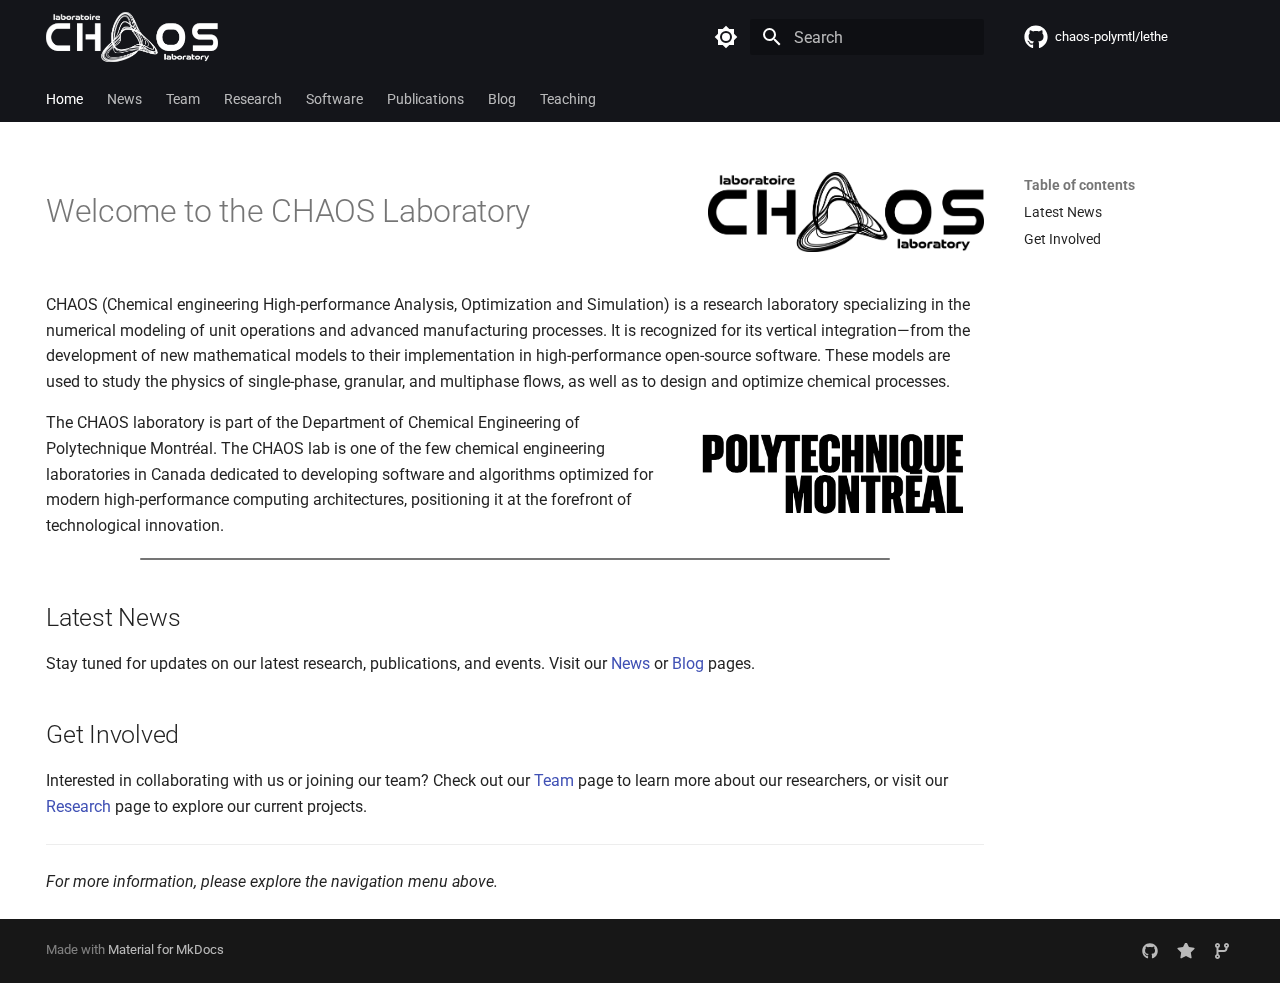
<file: index.html>
<!doctype html>
<html lang="en" class="no-js">
  <head>
    
      <meta charset="utf-8">
      <meta name="viewport" content="width=device-width,initial-scale=1">
      
        <meta name="description" content="Chaos Laboratory Research Group Website">
      
      
        <meta name="author" content="Chaos Laboratory Team">
      
      
      
      
        <link rel="next" href="news/">
      
      
      <link rel="icon" href="assets/chaos_logo_black_without_bkg.png">
      <meta name="generator" content="mkdocs-1.6.1, mkdocs-material-9.6.22">
    
    
      
        <title>Chaos Laboratory</title>
      
    
    
      <link rel="stylesheet" href="assets/stylesheets/main.84d31ad4.min.css">
      
        
        <link rel="stylesheet" href="assets/stylesheets/palette.06af60db.min.css">
      
      


    
    
      
    
    
      
        
        
        <link rel="preconnect" href="https://fonts.gstatic.com" crossorigin>
        <link rel="stylesheet" href="https://fonts.googleapis.com/css?family=Roboto:300,300i,400,400i,700,700i%7CRoboto+Mono:400,400i,700,700i&display=fallback">
        <style>:root{--md-text-font:"Roboto";--md-code-font:"Roboto Mono"}</style>
      
    
    
      <link rel="stylesheet" href="css/extra.css">
    
      <link rel="stylesheet" href="css/random-youtube.css">
    
    <script>__md_scope=new URL(".",location),__md_hash=e=>[...e].reduce(((e,_)=>(e<<5)-e+_.charCodeAt(0)),0),__md_get=(e,_=localStorage,t=__md_scope)=>JSON.parse(_.getItem(t.pathname+"."+e)),__md_set=(e,_,t=localStorage,a=__md_scope)=>{try{t.setItem(a.pathname+"."+e,JSON.stringify(_))}catch(e){}}</script>
    
      

    
    
    
  </head>
  
  
    
    
      
    
    
    
    
    <body dir="ltr" data-md-color-scheme="default" data-md-color-primary="black" data-md-color-accent="teal">
  
    
    <input class="md-toggle" data-md-toggle="drawer" type="checkbox" id="__drawer" autocomplete="off">
    <input class="md-toggle" data-md-toggle="search" type="checkbox" id="__search" autocomplete="off">
    <label class="md-overlay" for="__drawer"></label>
    <div data-md-component="skip">
      
        
        <a href="#latest-news" class="md-skip">
          Skip to content
        </a>
      
    </div>
    <div data-md-component="announce">
      
    </div>
    
    
      

<header class="md-header" data-md-component="header">
  <nav class="md-header__inner md-grid" aria-label="Header">
    <a href="." title="Chaos Laboratory" class="md-header__button md-logo" aria-label="Chaos Laboratory" data-md-component="logo">
      
  <img src="assets/chaos_logo_white_without_bkg.png" alt="logo">

    </a>
    <label class="md-header__button md-icon" for="__drawer">
      
      <svg xmlns="http://www.w3.org/2000/svg" viewBox="0 0 24 24"><path d="M3 6h18v2H3zm0 5h18v2H3zm0 5h18v2H3z"/></svg>
    </label>
    <div class="md-header__title" data-md-component="header-title">
      <div class="md-header__ellipsis">
        <div class="md-header__topic">
          <span class="md-ellipsis">
            Chaos Laboratory
          </span>
        </div>
        <div class="md-header__topic" data-md-component="header-topic">
          <span class="md-ellipsis">
            
              Home
            
          </span>
        </div>
      </div>
    </div>
    
      
        <form class="md-header__option" data-md-component="palette">
  
    
    
    
    <input class="md-option" data-md-color-media="" data-md-color-scheme="default" data-md-color-primary="black" data-md-color-accent="teal"  aria-label="Switch to dark mode"  type="radio" name="__palette" id="__palette_0">
    
      <label class="md-header__button md-icon" title="Switch to dark mode" for="__palette_1" hidden>
        <svg xmlns="http://www.w3.org/2000/svg" viewBox="0 0 24 24"><path d="M12 8a4 4 0 0 0-4 4 4 4 0 0 0 4 4 4 4 0 0 0 4-4 4 4 0 0 0-4-4m0 10a6 6 0 0 1-6-6 6 6 0 0 1 6-6 6 6 0 0 1 6 6 6 6 0 0 1-6 6m8-9.31V4h-4.69L12 .69 8.69 4H4v4.69L.69 12 4 15.31V20h4.69L12 23.31 15.31 20H20v-4.69L23.31 12z"/></svg>
      </label>
    
  
    
    
    
    <input class="md-option" data-md-color-media="" data-md-color-scheme="slate" data-md-color-primary="black" data-md-color-accent="teal"  aria-label="Switch to light mode"  type="radio" name="__palette" id="__palette_1">
    
      <label class="md-header__button md-icon" title="Switch to light mode" for="__palette_0" hidden>
        <svg xmlns="http://www.w3.org/2000/svg" viewBox="0 0 24 24"><path d="M12 18c-.89 0-1.74-.2-2.5-.55C11.56 16.5 13 14.42 13 12s-1.44-4.5-3.5-5.45C10.26 6.2 11.11 6 12 6a6 6 0 0 1 6 6 6 6 0 0 1-6 6m8-9.31V4h-4.69L12 .69 8.69 4H4v4.69L.69 12 4 15.31V20h4.69L12 23.31 15.31 20H20v-4.69L23.31 12z"/></svg>
      </label>
    
  
</form>
      
    
    
      <script>var palette=__md_get("__palette");if(palette&&palette.color){if("(prefers-color-scheme)"===palette.color.media){var media=matchMedia("(prefers-color-scheme: light)"),input=document.querySelector(media.matches?"[data-md-color-media='(prefers-color-scheme: light)']":"[data-md-color-media='(prefers-color-scheme: dark)']");palette.color.media=input.getAttribute("data-md-color-media"),palette.color.scheme=input.getAttribute("data-md-color-scheme"),palette.color.primary=input.getAttribute("data-md-color-primary"),palette.color.accent=input.getAttribute("data-md-color-accent")}for(var[key,value]of Object.entries(palette.color))document.body.setAttribute("data-md-color-"+key,value)}</script>
    
    
    
      
      
        <label class="md-header__button md-icon" for="__search">
          
          <svg xmlns="http://www.w3.org/2000/svg" viewBox="0 0 24 24"><path d="M9.5 3A6.5 6.5 0 0 1 16 9.5c0 1.61-.59 3.09-1.56 4.23l.27.27h.79l5 5-1.5 1.5-5-5v-.79l-.27-.27A6.52 6.52 0 0 1 9.5 16 6.5 6.5 0 0 1 3 9.5 6.5 6.5 0 0 1 9.5 3m0 2C7 5 5 7 5 9.5S7 14 9.5 14 14 12 14 9.5 12 5 9.5 5"/></svg>
        </label>
        <div class="md-search" data-md-component="search" role="dialog">
  <label class="md-search__overlay" for="__search"></label>
  <div class="md-search__inner" role="search">
    <form class="md-search__form" name="search">
      <input type="text" class="md-search__input" name="query" aria-label="Search" placeholder="Search" autocapitalize="off" autocorrect="off" autocomplete="off" spellcheck="false" data-md-component="search-query" required>
      <label class="md-search__icon md-icon" for="__search">
        
        <svg xmlns="http://www.w3.org/2000/svg" viewBox="0 0 24 24"><path d="M9.5 3A6.5 6.5 0 0 1 16 9.5c0 1.61-.59 3.09-1.56 4.23l.27.27h.79l5 5-1.5 1.5-5-5v-.79l-.27-.27A6.52 6.52 0 0 1 9.5 16 6.5 6.5 0 0 1 3 9.5 6.5 6.5 0 0 1 9.5 3m0 2C7 5 5 7 5 9.5S7 14 9.5 14 14 12 14 9.5 12 5 9.5 5"/></svg>
        
        <svg xmlns="http://www.w3.org/2000/svg" viewBox="0 0 24 24"><path d="M20 11v2H8l5.5 5.5-1.42 1.42L4.16 12l7.92-7.92L13.5 5.5 8 11z"/></svg>
      </label>
      <nav class="md-search__options" aria-label="Search">
        
        <button type="reset" class="md-search__icon md-icon" title="Clear" aria-label="Clear" tabindex="-1">
          
          <svg xmlns="http://www.w3.org/2000/svg" viewBox="0 0 24 24"><path d="M19 6.41 17.59 5 12 10.59 6.41 5 5 6.41 10.59 12 5 17.59 6.41 19 12 13.41 17.59 19 19 17.59 13.41 12z"/></svg>
        </button>
      </nav>
      
        <div class="md-search__suggest" data-md-component="search-suggest"></div>
      
    </form>
    <div class="md-search__output">
      <div class="md-search__scrollwrap" tabindex="0" data-md-scrollfix>
        <div class="md-search-result" data-md-component="search-result">
          <div class="md-search-result__meta">
            Initializing search
          </div>
          <ol class="md-search-result__list" role="presentation"></ol>
        </div>
      </div>
    </div>
  </div>
</div>
      
    
    
      <div class="md-header__source">
        <a href="https://github.com/chaos-polymtl/lethe" title="Go to repository" class="md-source" data-md-component="source">
  <div class="md-source__icon md-icon">
    
    <svg xmlns="http://www.w3.org/2000/svg" viewBox="0 0 512 512"><!--! Font Awesome Free 7.1.0 by @fontawesome - https://fontawesome.com License - https://fontawesome.com/license/free (Icons: CC BY 4.0, Fonts: SIL OFL 1.1, Code: MIT License) Copyright 2025 Fonticons, Inc.--><path d="M173.9 397.4c0 2-2.3 3.6-5.2 3.6-3.3.3-5.6-1.3-5.6-3.6 0-2 2.3-3.6 5.2-3.6 3-.3 5.6 1.3 5.6 3.6m-31.1-4.5c-.7 2 1.3 4.3 4.3 4.9 2.6 1 5.6 0 6.2-2s-1.3-4.3-4.3-5.2c-2.6-.7-5.5.3-6.2 2.3m44.2-1.7c-2.9.7-4.9 2.6-4.6 4.9.3 2 2.9 3.3 5.9 2.6 2.9-.7 4.9-2.6 4.6-4.6-.3-1.9-3-3.2-5.9-2.9M252.8 8C114.1 8 8 113.3 8 252c0 110.9 69.8 205.8 169.5 239.2 12.8 2.3 17.3-5.6 17.3-12.1 0-6.2-.3-40.4-.3-61.4 0 0-70 15-84.7-29.8 0 0-11.4-29.1-27.8-36.6 0 0-22.9-15.7 1.6-15.4 0 0 24.9 2 38.6 25.8 21.9 38.6 58.6 27.5 72.9 20.9 2.3-16 8.8-27.1 16-33.7-55.9-6.2-112.3-14.3-112.3-110.5 0-27.5 7.6-41.3 23.6-58.9-2.6-6.5-11.1-33.3 2.6-67.9 20.9-6.5 69 27 69 27 20-5.6 41.5-8.5 62.8-8.5s42.8 2.9 62.8 8.5c0 0 48.1-33.6 69-27 13.7 34.7 5.2 61.4 2.6 67.9 16 17.7 25.8 31.5 25.8 58.9 0 96.5-58.9 104.2-114.8 110.5 9.2 7.9 17 22.9 17 46.4 0 33.7-.3 75.4-.3 83.6 0 6.5 4.6 14.4 17.3 12.1C436.2 457.8 504 362.9 504 252 504 113.3 391.5 8 252.8 8M105.2 352.9c-1.3 1-1 3.3.7 5.2 1.6 1.6 3.9 2.3 5.2 1 1.3-1 1-3.3-.7-5.2-1.6-1.6-3.9-2.3-5.2-1m-10.8-8.1c-.7 1.3.3 2.9 2.3 3.9 1.6 1 3.6.7 4.3-.7.7-1.3-.3-2.9-2.3-3.9-2-.6-3.6-.3-4.3.7m32.4 35.6c-1.6 1.3-1 4.3 1.3 6.2 2.3 2.3 5.2 2.6 6.5 1 1.3-1.3.7-4.3-1.3-6.2-2.2-2.3-5.2-2.6-6.5-1m-11.4-14.7c-1.6 1-1.6 3.6 0 5.9s4.3 3.3 5.6 2.3c1.6-1.3 1.6-3.9 0-6.2-1.4-2.3-4-3.3-5.6-2"/></svg>
  </div>
  <div class="md-source__repository">
    chaos-polymtl/lethe
  </div>
</a>
      </div>
    
  </nav>
  
</header>
    
    <div class="md-container" data-md-component="container">
      
      
        
          
            
<nav class="md-tabs" aria-label="Tabs" data-md-component="tabs">
  <div class="md-grid">
    <ul class="md-tabs__list">
      
        
  
  
  
    
  
  
    <li class="md-tabs__item md-tabs__item--active">
      <a href="." class="md-tabs__link">
        
  
  
    
  
  Home

      </a>
    </li>
  

      
        
  
  
  
  
    <li class="md-tabs__item">
      <a href="news/" class="md-tabs__link">
        
  
  
    
  
  News

      </a>
    </li>
  

      
        
  
  
  
  
    <li class="md-tabs__item">
      <a href="team/" class="md-tabs__link">
        
  
  
    
  
  Team

      </a>
    </li>
  

      
        
  
  
  
  
    <li class="md-tabs__item">
      <a href="research/" class="md-tabs__link">
        
  
  
    
  
  Research

      </a>
    </li>
  

      
        
  
  
  
  
    <li class="md-tabs__item">
      <a href="software/" class="md-tabs__link">
        
  
  
    
  
  Software

      </a>
    </li>
  

      
        
  
  
  
  
    <li class="md-tabs__item">
      <a href="publications/" class="md-tabs__link">
        
  
  
    
  
  Publications

      </a>
    </li>
  

      
        
  
  
  
  
    <li class="md-tabs__item">
      <a href="blog/" class="md-tabs__link">
        
  
  
    
  
  Blog

      </a>
    </li>
  

      
        
  
  
  
  
    <li class="md-tabs__item">
      <a href="teaching/" class="md-tabs__link">
        
  
  
    
  
  Teaching

      </a>
    </li>
  

      
    </ul>
  </div>
</nav>
          
        
      
      <main class="md-main" data-md-component="main">
        <div class="md-main__inner md-grid">
          
            
              
                
              
              <div class="md-sidebar md-sidebar--primary" data-md-component="sidebar" data-md-type="navigation" hidden>
                <div class="md-sidebar__scrollwrap">
                  <div class="md-sidebar__inner">
                    


  


<nav class="md-nav md-nav--primary md-nav--lifted" aria-label="Navigation" data-md-level="0">
  <label class="md-nav__title" for="__drawer">
    <a href="." title="Chaos Laboratory" class="md-nav__button md-logo" aria-label="Chaos Laboratory" data-md-component="logo">
      
  <img src="assets/chaos_logo_white_without_bkg.png" alt="logo">

    </a>
    Chaos Laboratory
  </label>
  
    <div class="md-nav__source">
      <a href="https://github.com/chaos-polymtl/lethe" title="Go to repository" class="md-source" data-md-component="source">
  <div class="md-source__icon md-icon">
    
    <svg xmlns="http://www.w3.org/2000/svg" viewBox="0 0 512 512"><!--! Font Awesome Free 7.1.0 by @fontawesome - https://fontawesome.com License - https://fontawesome.com/license/free (Icons: CC BY 4.0, Fonts: SIL OFL 1.1, Code: MIT License) Copyright 2025 Fonticons, Inc.--><path d="M173.9 397.4c0 2-2.3 3.6-5.2 3.6-3.3.3-5.6-1.3-5.6-3.6 0-2 2.3-3.6 5.2-3.6 3-.3 5.6 1.3 5.6 3.6m-31.1-4.5c-.7 2 1.3 4.3 4.3 4.9 2.6 1 5.6 0 6.2-2s-1.3-4.3-4.3-5.2c-2.6-.7-5.5.3-6.2 2.3m44.2-1.7c-2.9.7-4.9 2.6-4.6 4.9.3 2 2.9 3.3 5.9 2.6 2.9-.7 4.9-2.6 4.6-4.6-.3-1.9-3-3.2-5.9-2.9M252.8 8C114.1 8 8 113.3 8 252c0 110.9 69.8 205.8 169.5 239.2 12.8 2.3 17.3-5.6 17.3-12.1 0-6.2-.3-40.4-.3-61.4 0 0-70 15-84.7-29.8 0 0-11.4-29.1-27.8-36.6 0 0-22.9-15.7 1.6-15.4 0 0 24.9 2 38.6 25.8 21.9 38.6 58.6 27.5 72.9 20.9 2.3-16 8.8-27.1 16-33.7-55.9-6.2-112.3-14.3-112.3-110.5 0-27.5 7.6-41.3 23.6-58.9-2.6-6.5-11.1-33.3 2.6-67.9 20.9-6.5 69 27 69 27 20-5.6 41.5-8.5 62.8-8.5s42.8 2.9 62.8 8.5c0 0 48.1-33.6 69-27 13.7 34.7 5.2 61.4 2.6 67.9 16 17.7 25.8 31.5 25.8 58.9 0 96.5-58.9 104.2-114.8 110.5 9.2 7.9 17 22.9 17 46.4 0 33.7-.3 75.4-.3 83.6 0 6.5 4.6 14.4 17.3 12.1C436.2 457.8 504 362.9 504 252 504 113.3 391.5 8 252.8 8M105.2 352.9c-1.3 1-1 3.3.7 5.2 1.6 1.6 3.9 2.3 5.2 1 1.3-1 1-3.3-.7-5.2-1.6-1.6-3.9-2.3-5.2-1m-10.8-8.1c-.7 1.3.3 2.9 2.3 3.9 1.6 1 3.6.7 4.3-.7.7-1.3-.3-2.9-2.3-3.9-2-.6-3.6-.3-4.3.7m32.4 35.6c-1.6 1.3-1 4.3 1.3 6.2 2.3 2.3 5.2 2.6 6.5 1 1.3-1.3.7-4.3-1.3-6.2-2.2-2.3-5.2-2.6-6.5-1m-11.4-14.7c-1.6 1-1.6 3.6 0 5.9s4.3 3.3 5.6 2.3c1.6-1.3 1.6-3.9 0-6.2-1.4-2.3-4-3.3-5.6-2"/></svg>
  </div>
  <div class="md-source__repository">
    chaos-polymtl/lethe
  </div>
</a>
    </div>
  
  <ul class="md-nav__list" data-md-scrollfix>
    
      
      
  
  
    
  
  
  
    <li class="md-nav__item md-nav__item--active">
      
      <input class="md-nav__toggle md-toggle" type="checkbox" id="__toc">
      
      
      
        <label class="md-nav__link md-nav__link--active" for="__toc">
          
  
  
  <span class="md-ellipsis">
    Home
    
  </span>
  

          <span class="md-nav__icon md-icon"></span>
        </label>
      
      <a href="." class="md-nav__link md-nav__link--active">
        
  
  
  <span class="md-ellipsis">
    Home
    
  </span>
  

      </a>
      
        

<nav class="md-nav md-nav--secondary" aria-label="Table of contents">
  
  
  
  
    <label class="md-nav__title" for="__toc">
      <span class="md-nav__icon md-icon"></span>
      Table of contents
    </label>
    <ul class="md-nav__list" data-md-component="toc" data-md-scrollfix>
      
        <li class="md-nav__item">
  <a href="#latest-news" class="md-nav__link">
    <span class="md-ellipsis">
      Latest News
    </span>
  </a>
  
</li>
      
        <li class="md-nav__item">
  <a href="#get-involved" class="md-nav__link">
    <span class="md-ellipsis">
      Get Involved
    </span>
  </a>
  
</li>
      
    </ul>
  
</nav>
      
    </li>
  

    
      
      
  
  
  
  
    <li class="md-nav__item">
      <a href="news/" class="md-nav__link">
        
  
  
  <span class="md-ellipsis">
    News
    
  </span>
  

      </a>
    </li>
  

    
      
      
  
  
  
  
    <li class="md-nav__item">
      <a href="team/" class="md-nav__link">
        
  
  
  <span class="md-ellipsis">
    Team
    
  </span>
  

      </a>
    </li>
  

    
      
      
  
  
  
  
    <li class="md-nav__item">
      <a href="research/" class="md-nav__link">
        
  
  
  <span class="md-ellipsis">
    Research
    
  </span>
  

      </a>
    </li>
  

    
      
      
  
  
  
  
    <li class="md-nav__item">
      <a href="software/" class="md-nav__link">
        
  
  
  <span class="md-ellipsis">
    Software
    
  </span>
  

      </a>
    </li>
  

    
      
      
  
  
  
  
    <li class="md-nav__item">
      <a href="publications/" class="md-nav__link">
        
  
  
  <span class="md-ellipsis">
    Publications
    
  </span>
  

      </a>
    </li>
  

    
      
      
  
  
  
  
    <li class="md-nav__item">
      <a href="blog/" class="md-nav__link">
        
  
  
  <span class="md-ellipsis">
    Blog
    
  </span>
  

      </a>
    </li>
  

    
      
      
  
  
  
  
    <li class="md-nav__item">
      <a href="teaching/" class="md-nav__link">
        
  
  
  <span class="md-ellipsis">
    Teaching
    
  </span>
  

      </a>
    </li>
  

    
  </ul>
</nav>
                  </div>
                </div>
              </div>
            
            
              
                
              
              <div class="md-sidebar md-sidebar--secondary" data-md-component="sidebar" data-md-type="toc" >
                <div class="md-sidebar__scrollwrap">
                  <div class="md-sidebar__inner">
                    

<nav class="md-nav md-nav--secondary" aria-label="Table of contents">
  
  
  
  
    <label class="md-nav__title" for="__toc">
      <span class="md-nav__icon md-icon"></span>
      Table of contents
    </label>
    <ul class="md-nav__list" data-md-component="toc" data-md-scrollfix>
      
        <li class="md-nav__item">
  <a href="#latest-news" class="md-nav__link">
    <span class="md-ellipsis">
      Latest News
    </span>
  </a>
  
</li>
      
        <li class="md-nav__item">
  <a href="#get-involved" class="md-nav__link">
    <span class="md-ellipsis">
      Get Involved
    </span>
  </a>
  
</li>
      
    </ul>
  
</nav>
                  </div>
                </div>
              </div>
            
          
          
            <div class="md-content" data-md-component="content">
              <article class="md-content__inner md-typeset">
                
                  
  



  
  


<h1 style="display: flex; flex-wrap: wrap; align-items: center; justify-content: space-between;">
  <span>Welcome to the CHAOS Laboratory</span>
  <span style="display: flex; gap: 0.5rem; flex-shrink: 0;">
  <img
    src="assets/chaos_logo_black_without_bkg.png"
    alt="CHAOS logo"
    style="height:80px;margin-left:1rem;"
    class="chaos-logo">
</h1>

<style>
/* Hide/show the right logo according to the active Material theme */
[data-md-color-scheme="slate"] .chaos-logo {
  content: url("assets/chaos_logo_white_without_bkg.png");
}
[data-md-color-scheme="default"] .chaos-logo {
  content: url("assets/chaos_logo_black_without_bkg.png");
}
</style>

<p>CHAOS (Chemical engineering High-performance Analysis, Optimization and Simulation) is a research laboratory specializing in the numerical modeling of unit operations and advanced manufacturing processes. It is recognized for its vertical integration—from the development of new mathematical models to their implementation in high-performance open-source software. These models are used to study the physics of single-phase, granular, and multiphase flows, as well as to design and optimize chemical processes.</p>
<p style="display: flex; flex-wrap: wrap; align-items: center; justify-content: space-between; width: 100%; margin: 0;">
  <span style="flex: 1 1 250px; min-width: 250px;">
    The CHAOS laboratory is part of the Department of Chemical Engineering of Polytechnique Montréal.
    The CHAOS lab is one of the few chemical engineering laboratories in Canada dedicated to developing
    software and algorithms optimized for modern high-performance computing architectures,
    positioning it at the forefront of technological innovation.
  </span>

  <img
    src="assets/polymtl_logo_black.png"
    alt="Polytechnique Montréal logo"
    style="height: 120px; margin-left: 1rem; flex-shrink: 0;"
    class="poly-logo">
</p>

<style>
/* Switch Polytechnique logo depending on MkDocs Material theme */
[data-md-color-scheme="slate"] .poly-logo {
  content: url("assets/polymtl_logo_white.png");
}
[data-md-color-scheme="default"] .poly-logo {
  content: url("assets/polymtl_logo_black.png");
}
</style>

<div style="height: 1rem;"></div>

<div class="yt-wrapper">
  <!-- Option A: point to a static or auto-generated JSON -->
  <div id="yt-random-player"
       class="yt-random-player"
       data-videos-src="assets/videos.json"
       data-channel-url="https://www.youtube.com/@lethecfd6431">
  </div>
  <noscript>
    Watch our videos on <a href="https://www.youtube.com/@lethecfd6431">YouTube</a>.
  </noscript>
</div>

<h2 id="latest-news">Latest News</h2>
<p>Stay tuned for updates on our latest research, publications, and events. Visit our <a href="news/">News</a> or <a href="news/">Blog</a> pages.</p>
<h2 id="get-involved">Get Involved</h2>
<p>Interested in collaborating with us or joining our team? Check out our <a href="team/">Team</a> page to learn more about our researchers, or visit our <a href="research/">Research</a> page to explore our current projects.</p>
<hr />
<p><em>For more information, please explore the navigation menu above.</em></p>







  
  




  



                
              </article>
            </div>
          
          
  <script>var tabs=__md_get("__tabs");if(Array.isArray(tabs))e:for(var set of document.querySelectorAll(".tabbed-set")){var labels=set.querySelector(".tabbed-labels");for(var tab of tabs)for(var label of labels.getElementsByTagName("label"))if(label.innerText.trim()===tab){var input=document.getElementById(label.htmlFor);input.checked=!0;continue e}}</script>

<script>var target=document.getElementById(location.hash.slice(1));target&&target.name&&(target.checked=target.name.startsWith("__tabbed_"))</script>
        </div>
        
      </main>
      
        <footer class="md-footer">
  
  <div class="md-footer-meta md-typeset">
    <div class="md-footer-meta__inner md-grid">
      <div class="md-copyright">
  
  
    Made with
    <a href="https://squidfunk.github.io/mkdocs-material/" target="_blank" rel="noopener">
      Material for MkDocs
    </a>
  
</div>
      
        
<div class="md-social">
  
    
    
    
    
      
      
    
    <a href="https://github.com/chaos-polymtl" target="_blank" rel="noopener" title="github.com" class="md-social__link">
      <svg xmlns="http://www.w3.org/2000/svg" viewBox="0 0 512 512"><!--! Font Awesome Free 7.1.0 by @fontawesome - https://fontawesome.com License - https://fontawesome.com/license/free (Icons: CC BY 4.0, Fonts: SIL OFL 1.1, Code: MIT License) Copyright 2025 Fonticons, Inc.--><path d="M173.9 397.4c0 2-2.3 3.6-5.2 3.6-3.3.3-5.6-1.3-5.6-3.6 0-2 2.3-3.6 5.2-3.6 3-.3 5.6 1.3 5.6 3.6m-31.1-4.5c-.7 2 1.3 4.3 4.3 4.9 2.6 1 5.6 0 6.2-2s-1.3-4.3-4.3-5.2c-2.6-.7-5.5.3-6.2 2.3m44.2-1.7c-2.9.7-4.9 2.6-4.6 4.9.3 2 2.9 3.3 5.9 2.6 2.9-.7 4.9-2.6 4.6-4.6-.3-1.9-3-3.2-5.9-2.9M252.8 8C114.1 8 8 113.3 8 252c0 110.9 69.8 205.8 169.5 239.2 12.8 2.3 17.3-5.6 17.3-12.1 0-6.2-.3-40.4-.3-61.4 0 0-70 15-84.7-29.8 0 0-11.4-29.1-27.8-36.6 0 0-22.9-15.7 1.6-15.4 0 0 24.9 2 38.6 25.8 21.9 38.6 58.6 27.5 72.9 20.9 2.3-16 8.8-27.1 16-33.7-55.9-6.2-112.3-14.3-112.3-110.5 0-27.5 7.6-41.3 23.6-58.9-2.6-6.5-11.1-33.3 2.6-67.9 20.9-6.5 69 27 69 27 20-5.6 41.5-8.5 62.8-8.5s42.8 2.9 62.8 8.5c0 0 48.1-33.6 69-27 13.7 34.7 5.2 61.4 2.6 67.9 16 17.7 25.8 31.5 25.8 58.9 0 96.5-58.9 104.2-114.8 110.5 9.2 7.9 17 22.9 17 46.4 0 33.7-.3 75.4-.3 83.6 0 6.5 4.6 14.4 17.3 12.1C436.2 457.8 504 362.9 504 252 504 113.3 391.5 8 252.8 8M105.2 352.9c-1.3 1-1 3.3.7 5.2 1.6 1.6 3.9 2.3 5.2 1 1.3-1 1-3.3-.7-5.2-1.6-1.6-3.9-2.3-5.2-1m-10.8-8.1c-.7 1.3.3 2.9 2.3 3.9 1.6 1 3.6.7 4.3-.7.7-1.3-.3-2.9-2.3-3.9-2-.6-3.6-.3-4.3.7m32.4 35.6c-1.6 1.3-1 4.3 1.3 6.2 2.3 2.3 5.2 2.6 6.5 1 1.3-1.3.7-4.3-1.3-6.2-2.2-2.3-5.2-2.6-6.5-1m-11.4-14.7c-1.6 1-1.6 3.6 0 5.9s4.3 3.3 5.6 2.3c1.6-1.3 1.6-3.9 0-6.2-1.4-2.3-4-3.3-5.6-2"/></svg>
    </a>
  
    
    
    
    
      
      
    
    <a href="https://github.com/chaos-polymtl/lethe/stargazers" target="_blank" rel="noopener" title="github.com" class="md-social__link">
      <svg xmlns="http://www.w3.org/2000/svg" viewBox="0 0 576 512"><!--! Font Awesome Free 7.1.0 by @fontawesome - https://fontawesome.com License - https://fontawesome.com/license/free (Icons: CC BY 4.0, Fonts: SIL OFL 1.1, Code: MIT License) Copyright 2025 Fonticons, Inc.--><path d="M309.5-18.9c-4.1-8-12.4-13.1-21.4-13.1s-17.3 5.1-21.4 13.1l-73.6 144.2-159.9 25.4c-8.9 1.4-16.3 7.7-19.1 16.3s-.5 18 5.8 24.4l114.4 114.5-25.2 159.9c-1.4 8.9 2.3 17.9 9.6 23.2s16.9 6.1 25 2l144.4-73.4L432.4 491c8 4.1 17.7 3.3 25-2s11-14.2 9.6-23.2l-25.3-159.9 114.4-114.5c6.4-6.4 8.6-15.8 5.8-24.4s-10.1-14.9-19.1-16.3L383 125.3z"/></svg>
    </a>
  
    
    
    
    
      
      
    
    <a href="https://github.com/chaos-polymtl/lethe/network/members" target="_blank" rel="noopener" title="github.com" class="md-social__link">
      <svg xmlns="http://www.w3.org/2000/svg" viewBox="0 0 448 512"><!--! Font Awesome Free 7.1.0 by @fontawesome - https://fontawesome.com License - https://fontawesome.com/license/free (Icons: CC BY 4.0, Fonts: SIL OFL 1.1, Code: MIT License) Copyright 2025 Fonticons, Inc.--><path d="M80 104a24 24 0 1 0 0-48 24 24 0 1 0 0 48m80-24c0 32.8-19.7 61-48 73.3V224h176c26.5 0 48-21.5 48-48v-22.7c-28.3-12.3-48-40.5-48-73.3 0-44.2 35.8-80 80-80s80 35.8 80 80c0 32.8-19.7 61-48 73.3V176c0 61.9-50.1 112-112 112H112v70.7c28.3 12.3 48 40.5 48 73.3 0 44.2-35.8 80-80 80S0 476.2 0 432c0-32.8 19.7-61 48-73.3V153.4C19.7 141 0 112.8 0 80 0 35.8 35.8 0 80 0s80 35.8 80 80m232 0a24 24 0 1 0-48 0 24 24 0 1 0 48 0M80 456a24 24 0 1 0 0-48 24 24 0 1 0 0 48"/></svg>
    </a>
  
</div>
      
    </div>
  </div>
</footer>
      
    </div>
    <div class="md-dialog" data-md-component="dialog">
      <div class="md-dialog__inner md-typeset"></div>
    </div>
    
    
    
      
      <script id="__config" type="application/json">{"base": ".", "features": ["navigation.tabs", "navigation.sections", "navigation.expand", "search.suggest", "search.highlight", "content.tabs.link", "content.code.annotation", "content.code.copy"], "search": "assets/javascripts/workers/search.973d3a69.min.js", "tags": null, "translations": {"clipboard.copied": "Copied to clipboard", "clipboard.copy": "Copy to clipboard", "search.result.more.one": "1 more on this page", "search.result.more.other": "# more on this page", "search.result.none": "No matching documents", "search.result.one": "1 matching document", "search.result.other": "# matching documents", "search.result.placeholder": "Type to start searching", "search.result.term.missing": "Missing", "select.version": "Select version"}, "version": null}</script>
    
    
      <script src="assets/javascripts/bundle.f55a23d4.min.js"></script>
      
        <script src="js/random-youtube.js"></script>
      
    
  </body>
</html>
</file>
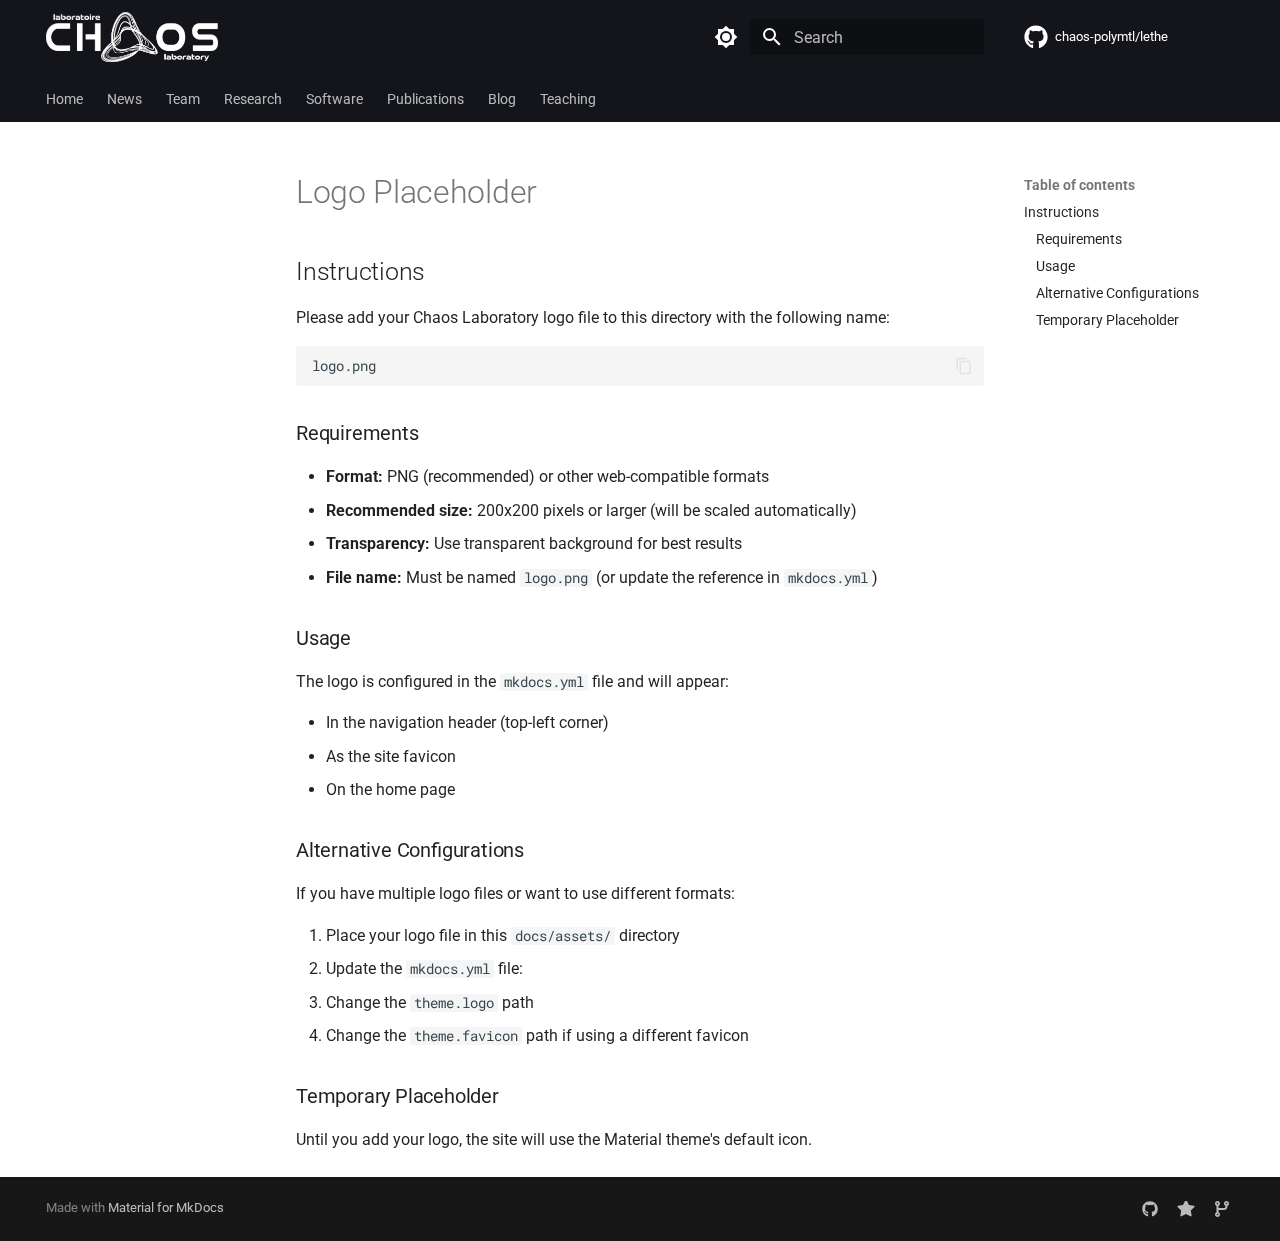
<file: assets/index.html>
<!doctype html>
<html lang="en" class="no-js">
  <head>
    
      <meta charset="utf-8">
      <meta name="viewport" content="width=device-width,initial-scale=1">
      
        <meta name="description" content="Chaos Laboratory Research Group Website">
      
      
        <meta name="author" content="Chaos Laboratory Team">
      
      
      
      
      
      <link rel="icon" href="chaos_logo_black_without_bkg.png">
      <meta name="generator" content="mkdocs-1.6.1, mkdocs-material-9.6.22">
    
    
      
        <title>Logo Placeholder - Chaos Laboratory</title>
      
    
    
      <link rel="stylesheet" href="stylesheets/main.84d31ad4.min.css">
      
        
        <link rel="stylesheet" href="stylesheets/palette.06af60db.min.css">
      
      


    
    
      
    
    
      
        
        
        <link rel="preconnect" href="https://fonts.gstatic.com" crossorigin>
        <link rel="stylesheet" href="https://fonts.googleapis.com/css?family=Roboto:300,300i,400,400i,700,700i%7CRoboto+Mono:400,400i,700,700i&display=fallback">
        <style>:root{--md-text-font:"Roboto";--md-code-font:"Roboto Mono"}</style>
      
    
    
      <link rel="stylesheet" href="../css/extra.css">
    
      <link rel="stylesheet" href="../css/random-youtube.css">
    
    <script>__md_scope=new URL("..",location),__md_hash=e=>[...e].reduce(((e,_)=>(e<<5)-e+_.charCodeAt(0)),0),__md_get=(e,_=localStorage,t=__md_scope)=>JSON.parse(_.getItem(t.pathname+"."+e)),__md_set=(e,_,t=localStorage,a=__md_scope)=>{try{t.setItem(a.pathname+"."+e,JSON.stringify(_))}catch(e){}}</script>
    
      

    
    
    
  </head>
  
  
    
    
      
    
    
    
    
    <body dir="ltr" data-md-color-scheme="default" data-md-color-primary="black" data-md-color-accent="teal">
  
    
    <input class="md-toggle" data-md-toggle="drawer" type="checkbox" id="__drawer" autocomplete="off">
    <input class="md-toggle" data-md-toggle="search" type="checkbox" id="__search" autocomplete="off">
    <label class="md-overlay" for="__drawer"></label>
    <div data-md-component="skip">
      
        
        <a href="#logo-placeholder" class="md-skip">
          Skip to content
        </a>
      
    </div>
    <div data-md-component="announce">
      
    </div>
    
    
      

<header class="md-header" data-md-component="header">
  <nav class="md-header__inner md-grid" aria-label="Header">
    <a href=".." title="Chaos Laboratory" class="md-header__button md-logo" aria-label="Chaos Laboratory" data-md-component="logo">
      
  <img src="chaos_logo_white_without_bkg.png" alt="logo">

    </a>
    <label class="md-header__button md-icon" for="__drawer">
      
      <svg xmlns="http://www.w3.org/2000/svg" viewBox="0 0 24 24"><path d="M3 6h18v2H3zm0 5h18v2H3zm0 5h18v2H3z"/></svg>
    </label>
    <div class="md-header__title" data-md-component="header-title">
      <div class="md-header__ellipsis">
        <div class="md-header__topic">
          <span class="md-ellipsis">
            Chaos Laboratory
          </span>
        </div>
        <div class="md-header__topic" data-md-component="header-topic">
          <span class="md-ellipsis">
            
              Logo Placeholder
            
          </span>
        </div>
      </div>
    </div>
    
      
        <form class="md-header__option" data-md-component="palette">
  
    
    
    
    <input class="md-option" data-md-color-media="" data-md-color-scheme="default" data-md-color-primary="black" data-md-color-accent="teal"  aria-label="Switch to dark mode"  type="radio" name="__palette" id="__palette_0">
    
      <label class="md-header__button md-icon" title="Switch to dark mode" for="__palette_1" hidden>
        <svg xmlns="http://www.w3.org/2000/svg" viewBox="0 0 24 24"><path d="M12 8a4 4 0 0 0-4 4 4 4 0 0 0 4 4 4 4 0 0 0 4-4 4 4 0 0 0-4-4m0 10a6 6 0 0 1-6-6 6 6 0 0 1 6-6 6 6 0 0 1 6 6 6 6 0 0 1-6 6m8-9.31V4h-4.69L12 .69 8.69 4H4v4.69L.69 12 4 15.31V20h4.69L12 23.31 15.31 20H20v-4.69L23.31 12z"/></svg>
      </label>
    
  
    
    
    
    <input class="md-option" data-md-color-media="" data-md-color-scheme="slate" data-md-color-primary="black" data-md-color-accent="teal"  aria-label="Switch to light mode"  type="radio" name="__palette" id="__palette_1">
    
      <label class="md-header__button md-icon" title="Switch to light mode" for="__palette_0" hidden>
        <svg xmlns="http://www.w3.org/2000/svg" viewBox="0 0 24 24"><path d="M12 18c-.89 0-1.74-.2-2.5-.55C11.56 16.5 13 14.42 13 12s-1.44-4.5-3.5-5.45C10.26 6.2 11.11 6 12 6a6 6 0 0 1 6 6 6 6 0 0 1-6 6m8-9.31V4h-4.69L12 .69 8.69 4H4v4.69L.69 12 4 15.31V20h4.69L12 23.31 15.31 20H20v-4.69L23.31 12z"/></svg>
      </label>
    
  
</form>
      
    
    
      <script>var palette=__md_get("__palette");if(palette&&palette.color){if("(prefers-color-scheme)"===palette.color.media){var media=matchMedia("(prefers-color-scheme: light)"),input=document.querySelector(media.matches?"[data-md-color-media='(prefers-color-scheme: light)']":"[data-md-color-media='(prefers-color-scheme: dark)']");palette.color.media=input.getAttribute("data-md-color-media"),palette.color.scheme=input.getAttribute("data-md-color-scheme"),palette.color.primary=input.getAttribute("data-md-color-primary"),palette.color.accent=input.getAttribute("data-md-color-accent")}for(var[key,value]of Object.entries(palette.color))document.body.setAttribute("data-md-color-"+key,value)}</script>
    
    
    
      
      
        <label class="md-header__button md-icon" for="__search">
          
          <svg xmlns="http://www.w3.org/2000/svg" viewBox="0 0 24 24"><path d="M9.5 3A6.5 6.5 0 0 1 16 9.5c0 1.61-.59 3.09-1.56 4.23l.27.27h.79l5 5-1.5 1.5-5-5v-.79l-.27-.27A6.52 6.52 0 0 1 9.5 16 6.5 6.5 0 0 1 3 9.5 6.5 6.5 0 0 1 9.5 3m0 2C7 5 5 7 5 9.5S7 14 9.5 14 14 12 14 9.5 12 5 9.5 5"/></svg>
        </label>
        <div class="md-search" data-md-component="search" role="dialog">
  <label class="md-search__overlay" for="__search"></label>
  <div class="md-search__inner" role="search">
    <form class="md-search__form" name="search">
      <input type="text" class="md-search__input" name="query" aria-label="Search" placeholder="Search" autocapitalize="off" autocorrect="off" autocomplete="off" spellcheck="false" data-md-component="search-query" required>
      <label class="md-search__icon md-icon" for="__search">
        
        <svg xmlns="http://www.w3.org/2000/svg" viewBox="0 0 24 24"><path d="M9.5 3A6.5 6.5 0 0 1 16 9.5c0 1.61-.59 3.09-1.56 4.23l.27.27h.79l5 5-1.5 1.5-5-5v-.79l-.27-.27A6.52 6.52 0 0 1 9.5 16 6.5 6.5 0 0 1 3 9.5 6.5 6.5 0 0 1 9.5 3m0 2C7 5 5 7 5 9.5S7 14 9.5 14 14 12 14 9.5 12 5 9.5 5"/></svg>
        
        <svg xmlns="http://www.w3.org/2000/svg" viewBox="0 0 24 24"><path d="M20 11v2H8l5.5 5.5-1.42 1.42L4.16 12l7.92-7.92L13.5 5.5 8 11z"/></svg>
      </label>
      <nav class="md-search__options" aria-label="Search">
        
        <button type="reset" class="md-search__icon md-icon" title="Clear" aria-label="Clear" tabindex="-1">
          
          <svg xmlns="http://www.w3.org/2000/svg" viewBox="0 0 24 24"><path d="M19 6.41 17.59 5 12 10.59 6.41 5 5 6.41 10.59 12 5 17.59 6.41 19 12 13.41 17.59 19 19 17.59 13.41 12z"/></svg>
        </button>
      </nav>
      
        <div class="md-search__suggest" data-md-component="search-suggest"></div>
      
    </form>
    <div class="md-search__output">
      <div class="md-search__scrollwrap" tabindex="0" data-md-scrollfix>
        <div class="md-search-result" data-md-component="search-result">
          <div class="md-search-result__meta">
            Initializing search
          </div>
          <ol class="md-search-result__list" role="presentation"></ol>
        </div>
      </div>
    </div>
  </div>
</div>
      
    
    
      <div class="md-header__source">
        <a href="https://github.com/chaos-polymtl/lethe" title="Go to repository" class="md-source" data-md-component="source">
  <div class="md-source__icon md-icon">
    
    <svg xmlns="http://www.w3.org/2000/svg" viewBox="0 0 512 512"><!--! Font Awesome Free 7.1.0 by @fontawesome - https://fontawesome.com License - https://fontawesome.com/license/free (Icons: CC BY 4.0, Fonts: SIL OFL 1.1, Code: MIT License) Copyright 2025 Fonticons, Inc.--><path d="M173.9 397.4c0 2-2.3 3.6-5.2 3.6-3.3.3-5.6-1.3-5.6-3.6 0-2 2.3-3.6 5.2-3.6 3-.3 5.6 1.3 5.6 3.6m-31.1-4.5c-.7 2 1.3 4.3 4.3 4.9 2.6 1 5.6 0 6.2-2s-1.3-4.3-4.3-5.2c-2.6-.7-5.5.3-6.2 2.3m44.2-1.7c-2.9.7-4.9 2.6-4.6 4.9.3 2 2.9 3.3 5.9 2.6 2.9-.7 4.9-2.6 4.6-4.6-.3-1.9-3-3.2-5.9-2.9M252.8 8C114.1 8 8 113.3 8 252c0 110.9 69.8 205.8 169.5 239.2 12.8 2.3 17.3-5.6 17.3-12.1 0-6.2-.3-40.4-.3-61.4 0 0-70 15-84.7-29.8 0 0-11.4-29.1-27.8-36.6 0 0-22.9-15.7 1.6-15.4 0 0 24.9 2 38.6 25.8 21.9 38.6 58.6 27.5 72.9 20.9 2.3-16 8.8-27.1 16-33.7-55.9-6.2-112.3-14.3-112.3-110.5 0-27.5 7.6-41.3 23.6-58.9-2.6-6.5-11.1-33.3 2.6-67.9 20.9-6.5 69 27 69 27 20-5.6 41.5-8.5 62.8-8.5s42.8 2.9 62.8 8.5c0 0 48.1-33.6 69-27 13.7 34.7 5.2 61.4 2.6 67.9 16 17.7 25.8 31.5 25.8 58.9 0 96.5-58.9 104.2-114.8 110.5 9.2 7.9 17 22.9 17 46.4 0 33.7-.3 75.4-.3 83.6 0 6.5 4.6 14.4 17.3 12.1C436.2 457.8 504 362.9 504 252 504 113.3 391.5 8 252.8 8M105.2 352.9c-1.3 1-1 3.3.7 5.2 1.6 1.6 3.9 2.3 5.2 1 1.3-1 1-3.3-.7-5.2-1.6-1.6-3.9-2.3-5.2-1m-10.8-8.1c-.7 1.3.3 2.9 2.3 3.9 1.6 1 3.6.7 4.3-.7.7-1.3-.3-2.9-2.3-3.9-2-.6-3.6-.3-4.3.7m32.4 35.6c-1.6 1.3-1 4.3 1.3 6.2 2.3 2.3 5.2 2.6 6.5 1 1.3-1.3.7-4.3-1.3-6.2-2.2-2.3-5.2-2.6-6.5-1m-11.4-14.7c-1.6 1-1.6 3.6 0 5.9s4.3 3.3 5.6 2.3c1.6-1.3 1.6-3.9 0-6.2-1.4-2.3-4-3.3-5.6-2"/></svg>
  </div>
  <div class="md-source__repository">
    chaos-polymtl/lethe
  </div>
</a>
      </div>
    
  </nav>
  
</header>
    
    <div class="md-container" data-md-component="container">
      
      
        
          
            
<nav class="md-tabs" aria-label="Tabs" data-md-component="tabs">
  <div class="md-grid">
    <ul class="md-tabs__list">
      
        
  
  
  
  
    <li class="md-tabs__item">
      <a href=".." class="md-tabs__link">
        
  
  
    
  
  Home

      </a>
    </li>
  

      
        
  
  
  
  
    <li class="md-tabs__item">
      <a href="../news/" class="md-tabs__link">
        
  
  
    
  
  News

      </a>
    </li>
  

      
        
  
  
  
  
    <li class="md-tabs__item">
      <a href="../team/" class="md-tabs__link">
        
  
  
    
  
  Team

      </a>
    </li>
  

      
        
  
  
  
  
    <li class="md-tabs__item">
      <a href="../research/" class="md-tabs__link">
        
  
  
    
  
  Research

      </a>
    </li>
  

      
        
  
  
  
  
    <li class="md-tabs__item">
      <a href="../software/" class="md-tabs__link">
        
  
  
    
  
  Software

      </a>
    </li>
  

      
        
  
  
  
  
    <li class="md-tabs__item">
      <a href="../publications/" class="md-tabs__link">
        
  
  
    
  
  Publications

      </a>
    </li>
  

      
        
  
  
  
  
    <li class="md-tabs__item">
      <a href="../blog/" class="md-tabs__link">
        
  
  
    
  
  Blog

      </a>
    </li>
  

      
        
  
  
  
  
    <li class="md-tabs__item">
      <a href="../teaching/" class="md-tabs__link">
        
  
  
    
  
  Teaching

      </a>
    </li>
  

      
    </ul>
  </div>
</nav>
          
        
      
      <main class="md-main" data-md-component="main">
        <div class="md-main__inner md-grid">
          
            
              
              <div class="md-sidebar md-sidebar--primary" data-md-component="sidebar" data-md-type="navigation" >
                <div class="md-sidebar__scrollwrap">
                  <div class="md-sidebar__inner">
                    


  


<nav class="md-nav md-nav--primary md-nav--lifted" aria-label="Navigation" data-md-level="0">
  <label class="md-nav__title" for="__drawer">
    <a href=".." title="Chaos Laboratory" class="md-nav__button md-logo" aria-label="Chaos Laboratory" data-md-component="logo">
      
  <img src="chaos_logo_white_without_bkg.png" alt="logo">

    </a>
    Chaos Laboratory
  </label>
  
    <div class="md-nav__source">
      <a href="https://github.com/chaos-polymtl/lethe" title="Go to repository" class="md-source" data-md-component="source">
  <div class="md-source__icon md-icon">
    
    <svg xmlns="http://www.w3.org/2000/svg" viewBox="0 0 512 512"><!--! Font Awesome Free 7.1.0 by @fontawesome - https://fontawesome.com License - https://fontawesome.com/license/free (Icons: CC BY 4.0, Fonts: SIL OFL 1.1, Code: MIT License) Copyright 2025 Fonticons, Inc.--><path d="M173.9 397.4c0 2-2.3 3.6-5.2 3.6-3.3.3-5.6-1.3-5.6-3.6 0-2 2.3-3.6 5.2-3.6 3-.3 5.6 1.3 5.6 3.6m-31.1-4.5c-.7 2 1.3 4.3 4.3 4.9 2.6 1 5.6 0 6.2-2s-1.3-4.3-4.3-5.2c-2.6-.7-5.5.3-6.2 2.3m44.2-1.7c-2.9.7-4.9 2.6-4.6 4.9.3 2 2.9 3.3 5.9 2.6 2.9-.7 4.9-2.6 4.6-4.6-.3-1.9-3-3.2-5.9-2.9M252.8 8C114.1 8 8 113.3 8 252c0 110.9 69.8 205.8 169.5 239.2 12.8 2.3 17.3-5.6 17.3-12.1 0-6.2-.3-40.4-.3-61.4 0 0-70 15-84.7-29.8 0 0-11.4-29.1-27.8-36.6 0 0-22.9-15.7 1.6-15.4 0 0 24.9 2 38.6 25.8 21.9 38.6 58.6 27.5 72.9 20.9 2.3-16 8.8-27.1 16-33.7-55.9-6.2-112.3-14.3-112.3-110.5 0-27.5 7.6-41.3 23.6-58.9-2.6-6.5-11.1-33.3 2.6-67.9 20.9-6.5 69 27 69 27 20-5.6 41.5-8.5 62.8-8.5s42.8 2.9 62.8 8.5c0 0 48.1-33.6 69-27 13.7 34.7 5.2 61.4 2.6 67.9 16 17.7 25.8 31.5 25.8 58.9 0 96.5-58.9 104.2-114.8 110.5 9.2 7.9 17 22.9 17 46.4 0 33.7-.3 75.4-.3 83.6 0 6.5 4.6 14.4 17.3 12.1C436.2 457.8 504 362.9 504 252 504 113.3 391.5 8 252.8 8M105.2 352.9c-1.3 1-1 3.3.7 5.2 1.6 1.6 3.9 2.3 5.2 1 1.3-1 1-3.3-.7-5.2-1.6-1.6-3.9-2.3-5.2-1m-10.8-8.1c-.7 1.3.3 2.9 2.3 3.9 1.6 1 3.6.7 4.3-.7.7-1.3-.3-2.9-2.3-3.9-2-.6-3.6-.3-4.3.7m32.4 35.6c-1.6 1.3-1 4.3 1.3 6.2 2.3 2.3 5.2 2.6 6.5 1 1.3-1.3.7-4.3-1.3-6.2-2.2-2.3-5.2-2.6-6.5-1m-11.4-14.7c-1.6 1-1.6 3.6 0 5.9s4.3 3.3 5.6 2.3c1.6-1.3 1.6-3.9 0-6.2-1.4-2.3-4-3.3-5.6-2"/></svg>
  </div>
  <div class="md-source__repository">
    chaos-polymtl/lethe
  </div>
</a>
    </div>
  
  <ul class="md-nav__list" data-md-scrollfix>
    
      
      
  
  
  
  
    <li class="md-nav__item">
      <a href=".." class="md-nav__link">
        
  
  
  <span class="md-ellipsis">
    Home
    
  </span>
  

      </a>
    </li>
  

    
      
      
  
  
  
  
    <li class="md-nav__item">
      <a href="../news/" class="md-nav__link">
        
  
  
  <span class="md-ellipsis">
    News
    
  </span>
  

      </a>
    </li>
  

    
      
      
  
  
  
  
    <li class="md-nav__item">
      <a href="../team/" class="md-nav__link">
        
  
  
  <span class="md-ellipsis">
    Team
    
  </span>
  

      </a>
    </li>
  

    
      
      
  
  
  
  
    <li class="md-nav__item">
      <a href="../research/" class="md-nav__link">
        
  
  
  <span class="md-ellipsis">
    Research
    
  </span>
  

      </a>
    </li>
  

    
      
      
  
  
  
  
    <li class="md-nav__item">
      <a href="../software/" class="md-nav__link">
        
  
  
  <span class="md-ellipsis">
    Software
    
  </span>
  

      </a>
    </li>
  

    
      
      
  
  
  
  
    <li class="md-nav__item">
      <a href="../publications/" class="md-nav__link">
        
  
  
  <span class="md-ellipsis">
    Publications
    
  </span>
  

      </a>
    </li>
  

    
      
      
  
  
  
  
    <li class="md-nav__item">
      <a href="../blog/" class="md-nav__link">
        
  
  
  <span class="md-ellipsis">
    Blog
    
  </span>
  

      </a>
    </li>
  

    
      
      
  
  
  
  
    <li class="md-nav__item">
      <a href="../teaching/" class="md-nav__link">
        
  
  
  <span class="md-ellipsis">
    Teaching
    
  </span>
  

      </a>
    </li>
  

    
  </ul>
</nav>
                  </div>
                </div>
              </div>
            
            
              
              <div class="md-sidebar md-sidebar--secondary" data-md-component="sidebar" data-md-type="toc" >
                <div class="md-sidebar__scrollwrap">
                  <div class="md-sidebar__inner">
                    

<nav class="md-nav md-nav--secondary" aria-label="Table of contents">
  
  
  
    
  
  
    <label class="md-nav__title" for="__toc">
      <span class="md-nav__icon md-icon"></span>
      Table of contents
    </label>
    <ul class="md-nav__list" data-md-component="toc" data-md-scrollfix>
      
        <li class="md-nav__item">
  <a href="#instructions" class="md-nav__link">
    <span class="md-ellipsis">
      Instructions
    </span>
  </a>
  
    <nav class="md-nav" aria-label="Instructions">
      <ul class="md-nav__list">
        
          <li class="md-nav__item">
  <a href="#requirements" class="md-nav__link">
    <span class="md-ellipsis">
      Requirements
    </span>
  </a>
  
</li>
        
          <li class="md-nav__item">
  <a href="#usage" class="md-nav__link">
    <span class="md-ellipsis">
      Usage
    </span>
  </a>
  
</li>
        
          <li class="md-nav__item">
  <a href="#alternative-configurations" class="md-nav__link">
    <span class="md-ellipsis">
      Alternative Configurations
    </span>
  </a>
  
</li>
        
          <li class="md-nav__item">
  <a href="#temporary-placeholder" class="md-nav__link">
    <span class="md-ellipsis">
      Temporary Placeholder
    </span>
  </a>
  
</li>
        
      </ul>
    </nav>
  
</li>
      
    </ul>
  
</nav>
                  </div>
                </div>
              </div>
            
          
          
            <div class="md-content" data-md-component="content">
              <article class="md-content__inner md-typeset">
                
                  


  
  


<h1 id="logo-placeholder">Logo Placeholder</h1>
<h2 id="instructions">Instructions</h2>
<p>Please add your Chaos Laboratory logo file to this directory with the following name:</p>
<pre><code>logo.png
</code></pre>
<h3 id="requirements">Requirements</h3>
<ul>
<li><strong>Format:</strong> PNG (recommended) or other web-compatible formats</li>
<li><strong>Recommended size:</strong> 200x200 pixels or larger (will be scaled automatically)</li>
<li><strong>Transparency:</strong> Use transparent background for best results</li>
<li><strong>File name:</strong> Must be named <code>logo.png</code> (or update the reference in <code>mkdocs.yml</code>)</li>
</ul>
<h3 id="usage">Usage</h3>
<p>The logo is configured in the <code>mkdocs.yml</code> file and will appear:</p>
<ul>
<li>In the navigation header (top-left corner)</li>
<li>As the site favicon</li>
<li>On the home page</li>
</ul>
<h3 id="alternative-configurations">Alternative Configurations</h3>
<p>If you have multiple logo files or want to use different formats:</p>
<ol>
<li>Place your logo file in this <code>docs/assets/</code> directory</li>
<li>Update the <code>mkdocs.yml</code> file:</li>
<li>Change the <code>theme.logo</code> path</li>
<li>Change the <code>theme.favicon</code> path if using a different favicon</li>
</ol>
<h3 id="temporary-placeholder">Temporary Placeholder</h3>
<p>Until you add your logo, the site will use the Material theme's default icon.</p>












                
              </article>
            </div>
          
          
  <script>var tabs=__md_get("__tabs");if(Array.isArray(tabs))e:for(var set of document.querySelectorAll(".tabbed-set")){var labels=set.querySelector(".tabbed-labels");for(var tab of tabs)for(var label of labels.getElementsByTagName("label"))if(label.innerText.trim()===tab){var input=document.getElementById(label.htmlFor);input.checked=!0;continue e}}</script>

<script>var target=document.getElementById(location.hash.slice(1));target&&target.name&&(target.checked=target.name.startsWith("__tabbed_"))</script>
        </div>
        
      </main>
      
        <footer class="md-footer">
  
  <div class="md-footer-meta md-typeset">
    <div class="md-footer-meta__inner md-grid">
      <div class="md-copyright">
  
  
    Made with
    <a href="https://squidfunk.github.io/mkdocs-material/" target="_blank" rel="noopener">
      Material for MkDocs
    </a>
  
</div>
      
        
<div class="md-social">
  
    
    
    
    
      
      
    
    <a href="https://github.com/chaos-polymtl" target="_blank" rel="noopener" title="github.com" class="md-social__link">
      <svg xmlns="http://www.w3.org/2000/svg" viewBox="0 0 512 512"><!--! Font Awesome Free 7.1.0 by @fontawesome - https://fontawesome.com License - https://fontawesome.com/license/free (Icons: CC BY 4.0, Fonts: SIL OFL 1.1, Code: MIT License) Copyright 2025 Fonticons, Inc.--><path d="M173.9 397.4c0 2-2.3 3.6-5.2 3.6-3.3.3-5.6-1.3-5.6-3.6 0-2 2.3-3.6 5.2-3.6 3-.3 5.6 1.3 5.6 3.6m-31.1-4.5c-.7 2 1.3 4.3 4.3 4.9 2.6 1 5.6 0 6.2-2s-1.3-4.3-4.3-5.2c-2.6-.7-5.5.3-6.2 2.3m44.2-1.7c-2.9.7-4.9 2.6-4.6 4.9.3 2 2.9 3.3 5.9 2.6 2.9-.7 4.9-2.6 4.6-4.6-.3-1.9-3-3.2-5.9-2.9M252.8 8C114.1 8 8 113.3 8 252c0 110.9 69.8 205.8 169.5 239.2 12.8 2.3 17.3-5.6 17.3-12.1 0-6.2-.3-40.4-.3-61.4 0 0-70 15-84.7-29.8 0 0-11.4-29.1-27.8-36.6 0 0-22.9-15.7 1.6-15.4 0 0 24.9 2 38.6 25.8 21.9 38.6 58.6 27.5 72.9 20.9 2.3-16 8.8-27.1 16-33.7-55.9-6.2-112.3-14.3-112.3-110.5 0-27.5 7.6-41.3 23.6-58.9-2.6-6.5-11.1-33.3 2.6-67.9 20.9-6.5 69 27 69 27 20-5.6 41.5-8.5 62.8-8.5s42.8 2.9 62.8 8.5c0 0 48.1-33.6 69-27 13.7 34.7 5.2 61.4 2.6 67.9 16 17.7 25.8 31.5 25.8 58.9 0 96.5-58.9 104.2-114.8 110.5 9.2 7.9 17 22.9 17 46.4 0 33.7-.3 75.4-.3 83.6 0 6.5 4.6 14.4 17.3 12.1C436.2 457.8 504 362.9 504 252 504 113.3 391.5 8 252.8 8M105.2 352.9c-1.3 1-1 3.3.7 5.2 1.6 1.6 3.9 2.3 5.2 1 1.3-1 1-3.3-.7-5.2-1.6-1.6-3.9-2.3-5.2-1m-10.8-8.1c-.7 1.3.3 2.9 2.3 3.9 1.6 1 3.6.7 4.3-.7.7-1.3-.3-2.9-2.3-3.9-2-.6-3.6-.3-4.3.7m32.4 35.6c-1.6 1.3-1 4.3 1.3 6.2 2.3 2.3 5.2 2.6 6.5 1 1.3-1.3.7-4.3-1.3-6.2-2.2-2.3-5.2-2.6-6.5-1m-11.4-14.7c-1.6 1-1.6 3.6 0 5.9s4.3 3.3 5.6 2.3c1.6-1.3 1.6-3.9 0-6.2-1.4-2.3-4-3.3-5.6-2"/></svg>
    </a>
  
    
    
    
    
      
      
    
    <a href="https://github.com/chaos-polymtl/lethe/stargazers" target="_blank" rel="noopener" title="github.com" class="md-social__link">
      <svg xmlns="http://www.w3.org/2000/svg" viewBox="0 0 576 512"><!--! Font Awesome Free 7.1.0 by @fontawesome - https://fontawesome.com License - https://fontawesome.com/license/free (Icons: CC BY 4.0, Fonts: SIL OFL 1.1, Code: MIT License) Copyright 2025 Fonticons, Inc.--><path d="M309.5-18.9c-4.1-8-12.4-13.1-21.4-13.1s-17.3 5.1-21.4 13.1l-73.6 144.2-159.9 25.4c-8.9 1.4-16.3 7.7-19.1 16.3s-.5 18 5.8 24.4l114.4 114.5-25.2 159.9c-1.4 8.9 2.3 17.9 9.6 23.2s16.9 6.1 25 2l144.4-73.4L432.4 491c8 4.1 17.7 3.3 25-2s11-14.2 9.6-23.2l-25.3-159.9 114.4-114.5c6.4-6.4 8.6-15.8 5.8-24.4s-10.1-14.9-19.1-16.3L383 125.3z"/></svg>
    </a>
  
    
    
    
    
      
      
    
    <a href="https://github.com/chaos-polymtl/lethe/network/members" target="_blank" rel="noopener" title="github.com" class="md-social__link">
      <svg xmlns="http://www.w3.org/2000/svg" viewBox="0 0 448 512"><!--! Font Awesome Free 7.1.0 by @fontawesome - https://fontawesome.com License - https://fontawesome.com/license/free (Icons: CC BY 4.0, Fonts: SIL OFL 1.1, Code: MIT License) Copyright 2025 Fonticons, Inc.--><path d="M80 104a24 24 0 1 0 0-48 24 24 0 1 0 0 48m80-24c0 32.8-19.7 61-48 73.3V224h176c26.5 0 48-21.5 48-48v-22.7c-28.3-12.3-48-40.5-48-73.3 0-44.2 35.8-80 80-80s80 35.8 80 80c0 32.8-19.7 61-48 73.3V176c0 61.9-50.1 112-112 112H112v70.7c28.3 12.3 48 40.5 48 73.3 0 44.2-35.8 80-80 80S0 476.2 0 432c0-32.8 19.7-61 48-73.3V153.4C19.7 141 0 112.8 0 80 0 35.8 35.8 0 80 0s80 35.8 80 80m232 0a24 24 0 1 0-48 0 24 24 0 1 0 48 0M80 456a24 24 0 1 0 0-48 24 24 0 1 0 0 48"/></svg>
    </a>
  
</div>
      
    </div>
  </div>
</footer>
      
    </div>
    <div class="md-dialog" data-md-component="dialog">
      <div class="md-dialog__inner md-typeset"></div>
    </div>
    
    
    
      
      <script id="__config" type="application/json">{"base": "..", "features": ["navigation.tabs", "navigation.sections", "navigation.expand", "search.suggest", "search.highlight", "content.tabs.link", "content.code.annotation", "content.code.copy"], "search": "javascripts/workers/search.973d3a69.min.js", "tags": null, "translations": {"clipboard.copied": "Copied to clipboard", "clipboard.copy": "Copy to clipboard", "search.result.more.one": "1 more on this page", "search.result.more.other": "# more on this page", "search.result.none": "No matching documents", "search.result.one": "1 matching document", "search.result.other": "# matching documents", "search.result.placeholder": "Type to start searching", "search.result.term.missing": "Missing", "select.version": "Select version"}, "version": null}</script>
    
    
      <script src="javascripts/bundle.f55a23d4.min.js"></script>
      
        <script src="../js/random-youtube.js"></script>
      
    
  </body>
</html>
</file>
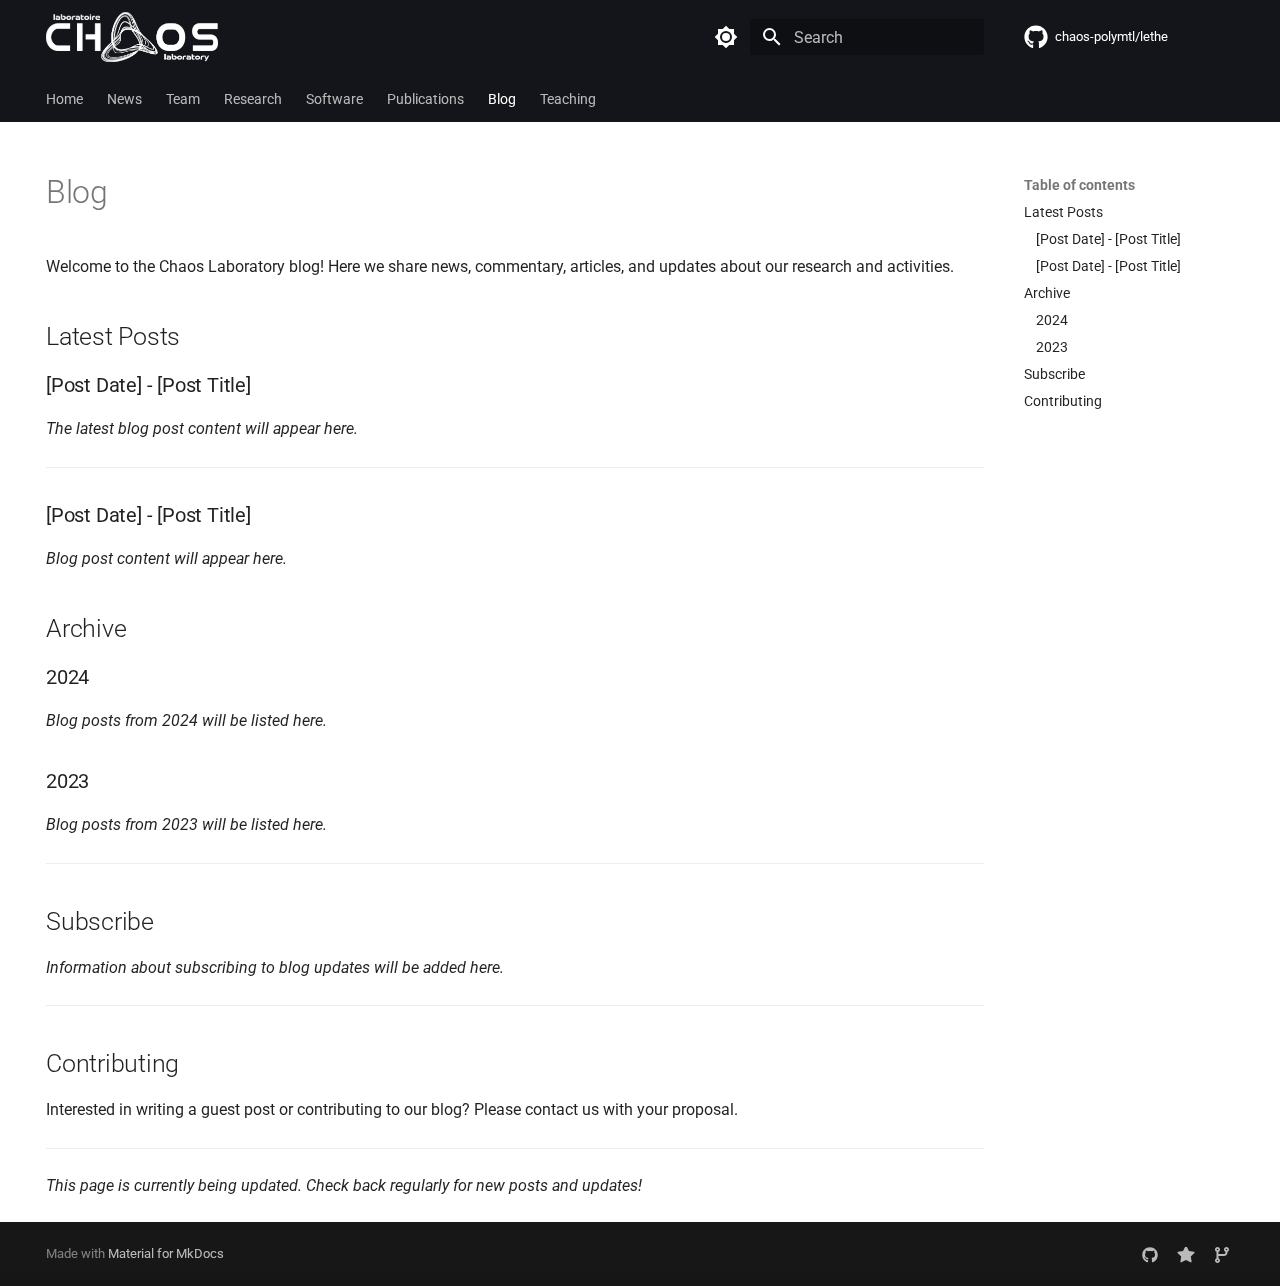
<file: blog/index.html>
<!doctype html>
<html lang="en" class="no-js">
  <head>
    
      <meta charset="utf-8">
      <meta name="viewport" content="width=device-width,initial-scale=1">
      
        <meta name="description" content="Chaos Laboratory Research Group Website">
      
      
        <meta name="author" content="Chaos Laboratory Team">
      
      
      
        <link rel="prev" href="../publications/">
      
      
        <link rel="next" href="../teaching/">
      
      
      <link rel="icon" href="../assets/chaos_logo_black_without_bkg.png">
      <meta name="generator" content="mkdocs-1.6.1, mkdocs-material-9.6.22">
    
    
      
        <title>Blog - Chaos Laboratory</title>
      
    
    
      <link rel="stylesheet" href="../assets/stylesheets/main.84d31ad4.min.css">
      
        
        <link rel="stylesheet" href="../assets/stylesheets/palette.06af60db.min.css">
      
      


    
    
      
    
    
      
        
        
        <link rel="preconnect" href="https://fonts.gstatic.com" crossorigin>
        <link rel="stylesheet" href="https://fonts.googleapis.com/css?family=Roboto:300,300i,400,400i,700,700i%7CRoboto+Mono:400,400i,700,700i&display=fallback">
        <style>:root{--md-text-font:"Roboto";--md-code-font:"Roboto Mono"}</style>
      
    
    
      <link rel="stylesheet" href="../css/extra.css">
    
      <link rel="stylesheet" href="../css/random-youtube.css">
    
    <script>__md_scope=new URL("..",location),__md_hash=e=>[...e].reduce(((e,_)=>(e<<5)-e+_.charCodeAt(0)),0),__md_get=(e,_=localStorage,t=__md_scope)=>JSON.parse(_.getItem(t.pathname+"."+e)),__md_set=(e,_,t=localStorage,a=__md_scope)=>{try{t.setItem(a.pathname+"."+e,JSON.stringify(_))}catch(e){}}</script>
    
      

    
    
    
  </head>
  
  
    
    
      
    
    
    
    
    <body dir="ltr" data-md-color-scheme="default" data-md-color-primary="black" data-md-color-accent="teal">
  
    
    <input class="md-toggle" data-md-toggle="drawer" type="checkbox" id="__drawer" autocomplete="off">
    <input class="md-toggle" data-md-toggle="search" type="checkbox" id="__search" autocomplete="off">
    <label class="md-overlay" for="__drawer"></label>
    <div data-md-component="skip">
      
        
        <a href="#blog" class="md-skip">
          Skip to content
        </a>
      
    </div>
    <div data-md-component="announce">
      
    </div>
    
    
      

<header class="md-header" data-md-component="header">
  <nav class="md-header__inner md-grid" aria-label="Header">
    <a href=".." title="Chaos Laboratory" class="md-header__button md-logo" aria-label="Chaos Laboratory" data-md-component="logo">
      
  <img src="../assets/chaos_logo_white_without_bkg.png" alt="logo">

    </a>
    <label class="md-header__button md-icon" for="__drawer">
      
      <svg xmlns="http://www.w3.org/2000/svg" viewBox="0 0 24 24"><path d="M3 6h18v2H3zm0 5h18v2H3zm0 5h18v2H3z"/></svg>
    </label>
    <div class="md-header__title" data-md-component="header-title">
      <div class="md-header__ellipsis">
        <div class="md-header__topic">
          <span class="md-ellipsis">
            Chaos Laboratory
          </span>
        </div>
        <div class="md-header__topic" data-md-component="header-topic">
          <span class="md-ellipsis">
            
              Blog
            
          </span>
        </div>
      </div>
    </div>
    
      
        <form class="md-header__option" data-md-component="palette">
  
    
    
    
    <input class="md-option" data-md-color-media="" data-md-color-scheme="default" data-md-color-primary="black" data-md-color-accent="teal"  aria-label="Switch to dark mode"  type="radio" name="__palette" id="__palette_0">
    
      <label class="md-header__button md-icon" title="Switch to dark mode" for="__palette_1" hidden>
        <svg xmlns="http://www.w3.org/2000/svg" viewBox="0 0 24 24"><path d="M12 8a4 4 0 0 0-4 4 4 4 0 0 0 4 4 4 4 0 0 0 4-4 4 4 0 0 0-4-4m0 10a6 6 0 0 1-6-6 6 6 0 0 1 6-6 6 6 0 0 1 6 6 6 6 0 0 1-6 6m8-9.31V4h-4.69L12 .69 8.69 4H4v4.69L.69 12 4 15.31V20h4.69L12 23.31 15.31 20H20v-4.69L23.31 12z"/></svg>
      </label>
    
  
    
    
    
    <input class="md-option" data-md-color-media="" data-md-color-scheme="slate" data-md-color-primary="black" data-md-color-accent="teal"  aria-label="Switch to light mode"  type="radio" name="__palette" id="__palette_1">
    
      <label class="md-header__button md-icon" title="Switch to light mode" for="__palette_0" hidden>
        <svg xmlns="http://www.w3.org/2000/svg" viewBox="0 0 24 24"><path d="M12 18c-.89 0-1.74-.2-2.5-.55C11.56 16.5 13 14.42 13 12s-1.44-4.5-3.5-5.45C10.26 6.2 11.11 6 12 6a6 6 0 0 1 6 6 6 6 0 0 1-6 6m8-9.31V4h-4.69L12 .69 8.69 4H4v4.69L.69 12 4 15.31V20h4.69L12 23.31 15.31 20H20v-4.69L23.31 12z"/></svg>
      </label>
    
  
</form>
      
    
    
      <script>var palette=__md_get("__palette");if(palette&&palette.color){if("(prefers-color-scheme)"===palette.color.media){var media=matchMedia("(prefers-color-scheme: light)"),input=document.querySelector(media.matches?"[data-md-color-media='(prefers-color-scheme: light)']":"[data-md-color-media='(prefers-color-scheme: dark)']");palette.color.media=input.getAttribute("data-md-color-media"),palette.color.scheme=input.getAttribute("data-md-color-scheme"),palette.color.primary=input.getAttribute("data-md-color-primary"),palette.color.accent=input.getAttribute("data-md-color-accent")}for(var[key,value]of Object.entries(palette.color))document.body.setAttribute("data-md-color-"+key,value)}</script>
    
    
    
      
      
        <label class="md-header__button md-icon" for="__search">
          
          <svg xmlns="http://www.w3.org/2000/svg" viewBox="0 0 24 24"><path d="M9.5 3A6.5 6.5 0 0 1 16 9.5c0 1.61-.59 3.09-1.56 4.23l.27.27h.79l5 5-1.5 1.5-5-5v-.79l-.27-.27A6.52 6.52 0 0 1 9.5 16 6.5 6.5 0 0 1 3 9.5 6.5 6.5 0 0 1 9.5 3m0 2C7 5 5 7 5 9.5S7 14 9.5 14 14 12 14 9.5 12 5 9.5 5"/></svg>
        </label>
        <div class="md-search" data-md-component="search" role="dialog">
  <label class="md-search__overlay" for="__search"></label>
  <div class="md-search__inner" role="search">
    <form class="md-search__form" name="search">
      <input type="text" class="md-search__input" name="query" aria-label="Search" placeholder="Search" autocapitalize="off" autocorrect="off" autocomplete="off" spellcheck="false" data-md-component="search-query" required>
      <label class="md-search__icon md-icon" for="__search">
        
        <svg xmlns="http://www.w3.org/2000/svg" viewBox="0 0 24 24"><path d="M9.5 3A6.5 6.5 0 0 1 16 9.5c0 1.61-.59 3.09-1.56 4.23l.27.27h.79l5 5-1.5 1.5-5-5v-.79l-.27-.27A6.52 6.52 0 0 1 9.5 16 6.5 6.5 0 0 1 3 9.5 6.5 6.5 0 0 1 9.5 3m0 2C7 5 5 7 5 9.5S7 14 9.5 14 14 12 14 9.5 12 5 9.5 5"/></svg>
        
        <svg xmlns="http://www.w3.org/2000/svg" viewBox="0 0 24 24"><path d="M20 11v2H8l5.5 5.5-1.42 1.42L4.16 12l7.92-7.92L13.5 5.5 8 11z"/></svg>
      </label>
      <nav class="md-search__options" aria-label="Search">
        
        <button type="reset" class="md-search__icon md-icon" title="Clear" aria-label="Clear" tabindex="-1">
          
          <svg xmlns="http://www.w3.org/2000/svg" viewBox="0 0 24 24"><path d="M19 6.41 17.59 5 12 10.59 6.41 5 5 6.41 10.59 12 5 17.59 6.41 19 12 13.41 17.59 19 19 17.59 13.41 12z"/></svg>
        </button>
      </nav>
      
        <div class="md-search__suggest" data-md-component="search-suggest"></div>
      
    </form>
    <div class="md-search__output">
      <div class="md-search__scrollwrap" tabindex="0" data-md-scrollfix>
        <div class="md-search-result" data-md-component="search-result">
          <div class="md-search-result__meta">
            Initializing search
          </div>
          <ol class="md-search-result__list" role="presentation"></ol>
        </div>
      </div>
    </div>
  </div>
</div>
      
    
    
      <div class="md-header__source">
        <a href="https://github.com/chaos-polymtl/lethe" title="Go to repository" class="md-source" data-md-component="source">
  <div class="md-source__icon md-icon">
    
    <svg xmlns="http://www.w3.org/2000/svg" viewBox="0 0 512 512"><!--! Font Awesome Free 7.1.0 by @fontawesome - https://fontawesome.com License - https://fontawesome.com/license/free (Icons: CC BY 4.0, Fonts: SIL OFL 1.1, Code: MIT License) Copyright 2025 Fonticons, Inc.--><path d="M173.9 397.4c0 2-2.3 3.6-5.2 3.6-3.3.3-5.6-1.3-5.6-3.6 0-2 2.3-3.6 5.2-3.6 3-.3 5.6 1.3 5.6 3.6m-31.1-4.5c-.7 2 1.3 4.3 4.3 4.9 2.6 1 5.6 0 6.2-2s-1.3-4.3-4.3-5.2c-2.6-.7-5.5.3-6.2 2.3m44.2-1.7c-2.9.7-4.9 2.6-4.6 4.9.3 2 2.9 3.3 5.9 2.6 2.9-.7 4.9-2.6 4.6-4.6-.3-1.9-3-3.2-5.9-2.9M252.8 8C114.1 8 8 113.3 8 252c0 110.9 69.8 205.8 169.5 239.2 12.8 2.3 17.3-5.6 17.3-12.1 0-6.2-.3-40.4-.3-61.4 0 0-70 15-84.7-29.8 0 0-11.4-29.1-27.8-36.6 0 0-22.9-15.7 1.6-15.4 0 0 24.9 2 38.6 25.8 21.9 38.6 58.6 27.5 72.9 20.9 2.3-16 8.8-27.1 16-33.7-55.9-6.2-112.3-14.3-112.3-110.5 0-27.5 7.6-41.3 23.6-58.9-2.6-6.5-11.1-33.3 2.6-67.9 20.9-6.5 69 27 69 27 20-5.6 41.5-8.5 62.8-8.5s42.8 2.9 62.8 8.5c0 0 48.1-33.6 69-27 13.7 34.7 5.2 61.4 2.6 67.9 16 17.7 25.8 31.5 25.8 58.9 0 96.5-58.9 104.2-114.8 110.5 9.2 7.9 17 22.9 17 46.4 0 33.7-.3 75.4-.3 83.6 0 6.5 4.6 14.4 17.3 12.1C436.2 457.8 504 362.9 504 252 504 113.3 391.5 8 252.8 8M105.2 352.9c-1.3 1-1 3.3.7 5.2 1.6 1.6 3.9 2.3 5.2 1 1.3-1 1-3.3-.7-5.2-1.6-1.6-3.9-2.3-5.2-1m-10.8-8.1c-.7 1.3.3 2.9 2.3 3.9 1.6 1 3.6.7 4.3-.7.7-1.3-.3-2.9-2.3-3.9-2-.6-3.6-.3-4.3.7m32.4 35.6c-1.6 1.3-1 4.3 1.3 6.2 2.3 2.3 5.2 2.6 6.5 1 1.3-1.3.7-4.3-1.3-6.2-2.2-2.3-5.2-2.6-6.5-1m-11.4-14.7c-1.6 1-1.6 3.6 0 5.9s4.3 3.3 5.6 2.3c1.6-1.3 1.6-3.9 0-6.2-1.4-2.3-4-3.3-5.6-2"/></svg>
  </div>
  <div class="md-source__repository">
    chaos-polymtl/lethe
  </div>
</a>
      </div>
    
  </nav>
  
</header>
    
    <div class="md-container" data-md-component="container">
      
      
        
          
            
<nav class="md-tabs" aria-label="Tabs" data-md-component="tabs">
  <div class="md-grid">
    <ul class="md-tabs__list">
      
        
  
  
  
  
    <li class="md-tabs__item">
      <a href=".." class="md-tabs__link">
        
  
  
    
  
  Home

      </a>
    </li>
  

      
        
  
  
  
  
    <li class="md-tabs__item">
      <a href="../news/" class="md-tabs__link">
        
  
  
    
  
  News

      </a>
    </li>
  

      
        
  
  
  
  
    <li class="md-tabs__item">
      <a href="../team/" class="md-tabs__link">
        
  
  
    
  
  Team

      </a>
    </li>
  

      
        
  
  
  
  
    <li class="md-tabs__item">
      <a href="../research/" class="md-tabs__link">
        
  
  
    
  
  Research

      </a>
    </li>
  

      
        
  
  
  
  
    <li class="md-tabs__item">
      <a href="../software/" class="md-tabs__link">
        
  
  
    
  
  Software

      </a>
    </li>
  

      
        
  
  
  
  
    <li class="md-tabs__item">
      <a href="../publications/" class="md-tabs__link">
        
  
  
    
  
  Publications

      </a>
    </li>
  

      
        
  
  
  
    
  
  
    <li class="md-tabs__item md-tabs__item--active">
      <a href="./" class="md-tabs__link">
        
  
  
    
  
  Blog

      </a>
    </li>
  

      
        
  
  
  
  
    <li class="md-tabs__item">
      <a href="../teaching/" class="md-tabs__link">
        
  
  
    
  
  Teaching

      </a>
    </li>
  

      
    </ul>
  </div>
</nav>
          
        
      
      <main class="md-main" data-md-component="main">
        <div class="md-main__inner md-grid">
          
            
              
                
              
              <div class="md-sidebar md-sidebar--primary" data-md-component="sidebar" data-md-type="navigation" hidden>
                <div class="md-sidebar__scrollwrap">
                  <div class="md-sidebar__inner">
                    


  


<nav class="md-nav md-nav--primary md-nav--lifted" aria-label="Navigation" data-md-level="0">
  <label class="md-nav__title" for="__drawer">
    <a href=".." title="Chaos Laboratory" class="md-nav__button md-logo" aria-label="Chaos Laboratory" data-md-component="logo">
      
  <img src="../assets/chaos_logo_white_without_bkg.png" alt="logo">

    </a>
    Chaos Laboratory
  </label>
  
    <div class="md-nav__source">
      <a href="https://github.com/chaos-polymtl/lethe" title="Go to repository" class="md-source" data-md-component="source">
  <div class="md-source__icon md-icon">
    
    <svg xmlns="http://www.w3.org/2000/svg" viewBox="0 0 512 512"><!--! Font Awesome Free 7.1.0 by @fontawesome - https://fontawesome.com License - https://fontawesome.com/license/free (Icons: CC BY 4.0, Fonts: SIL OFL 1.1, Code: MIT License) Copyright 2025 Fonticons, Inc.--><path d="M173.9 397.4c0 2-2.3 3.6-5.2 3.6-3.3.3-5.6-1.3-5.6-3.6 0-2 2.3-3.6 5.2-3.6 3-.3 5.6 1.3 5.6 3.6m-31.1-4.5c-.7 2 1.3 4.3 4.3 4.9 2.6 1 5.6 0 6.2-2s-1.3-4.3-4.3-5.2c-2.6-.7-5.5.3-6.2 2.3m44.2-1.7c-2.9.7-4.9 2.6-4.6 4.9.3 2 2.9 3.3 5.9 2.6 2.9-.7 4.9-2.6 4.6-4.6-.3-1.9-3-3.2-5.9-2.9M252.8 8C114.1 8 8 113.3 8 252c0 110.9 69.8 205.8 169.5 239.2 12.8 2.3 17.3-5.6 17.3-12.1 0-6.2-.3-40.4-.3-61.4 0 0-70 15-84.7-29.8 0 0-11.4-29.1-27.8-36.6 0 0-22.9-15.7 1.6-15.4 0 0 24.9 2 38.6 25.8 21.9 38.6 58.6 27.5 72.9 20.9 2.3-16 8.8-27.1 16-33.7-55.9-6.2-112.3-14.3-112.3-110.5 0-27.5 7.6-41.3 23.6-58.9-2.6-6.5-11.1-33.3 2.6-67.9 20.9-6.5 69 27 69 27 20-5.6 41.5-8.5 62.8-8.5s42.8 2.9 62.8 8.5c0 0 48.1-33.6 69-27 13.7 34.7 5.2 61.4 2.6 67.9 16 17.7 25.8 31.5 25.8 58.9 0 96.5-58.9 104.2-114.8 110.5 9.2 7.9 17 22.9 17 46.4 0 33.7-.3 75.4-.3 83.6 0 6.5 4.6 14.4 17.3 12.1C436.2 457.8 504 362.9 504 252 504 113.3 391.5 8 252.8 8M105.2 352.9c-1.3 1-1 3.3.7 5.2 1.6 1.6 3.9 2.3 5.2 1 1.3-1 1-3.3-.7-5.2-1.6-1.6-3.9-2.3-5.2-1m-10.8-8.1c-.7 1.3.3 2.9 2.3 3.9 1.6 1 3.6.7 4.3-.7.7-1.3-.3-2.9-2.3-3.9-2-.6-3.6-.3-4.3.7m32.4 35.6c-1.6 1.3-1 4.3 1.3 6.2 2.3 2.3 5.2 2.6 6.5 1 1.3-1.3.7-4.3-1.3-6.2-2.2-2.3-5.2-2.6-6.5-1m-11.4-14.7c-1.6 1-1.6 3.6 0 5.9s4.3 3.3 5.6 2.3c1.6-1.3 1.6-3.9 0-6.2-1.4-2.3-4-3.3-5.6-2"/></svg>
  </div>
  <div class="md-source__repository">
    chaos-polymtl/lethe
  </div>
</a>
    </div>
  
  <ul class="md-nav__list" data-md-scrollfix>
    
      
      
  
  
  
  
    <li class="md-nav__item">
      <a href=".." class="md-nav__link">
        
  
  
  <span class="md-ellipsis">
    Home
    
  </span>
  

      </a>
    </li>
  

    
      
      
  
  
  
  
    <li class="md-nav__item">
      <a href="../news/" class="md-nav__link">
        
  
  
  <span class="md-ellipsis">
    News
    
  </span>
  

      </a>
    </li>
  

    
      
      
  
  
  
  
    <li class="md-nav__item">
      <a href="../team/" class="md-nav__link">
        
  
  
  <span class="md-ellipsis">
    Team
    
  </span>
  

      </a>
    </li>
  

    
      
      
  
  
  
  
    <li class="md-nav__item">
      <a href="../research/" class="md-nav__link">
        
  
  
  <span class="md-ellipsis">
    Research
    
  </span>
  

      </a>
    </li>
  

    
      
      
  
  
  
  
    <li class="md-nav__item">
      <a href="../software/" class="md-nav__link">
        
  
  
  <span class="md-ellipsis">
    Software
    
  </span>
  

      </a>
    </li>
  

    
      
      
  
  
  
  
    <li class="md-nav__item">
      <a href="../publications/" class="md-nav__link">
        
  
  
  <span class="md-ellipsis">
    Publications
    
  </span>
  

      </a>
    </li>
  

    
      
      
  
  
    
  
  
  
    <li class="md-nav__item md-nav__item--active">
      
      <input class="md-nav__toggle md-toggle" type="checkbox" id="__toc">
      
      
        
      
      
        <label class="md-nav__link md-nav__link--active" for="__toc">
          
  
  
  <span class="md-ellipsis">
    Blog
    
  </span>
  

          <span class="md-nav__icon md-icon"></span>
        </label>
      
      <a href="./" class="md-nav__link md-nav__link--active">
        
  
  
  <span class="md-ellipsis">
    Blog
    
  </span>
  

      </a>
      
        

<nav class="md-nav md-nav--secondary" aria-label="Table of contents">
  
  
  
    
  
  
    <label class="md-nav__title" for="__toc">
      <span class="md-nav__icon md-icon"></span>
      Table of contents
    </label>
    <ul class="md-nav__list" data-md-component="toc" data-md-scrollfix>
      
        <li class="md-nav__item">
  <a href="#latest-posts" class="md-nav__link">
    <span class="md-ellipsis">
      Latest Posts
    </span>
  </a>
  
    <nav class="md-nav" aria-label="Latest Posts">
      <ul class="md-nav__list">
        
          <li class="md-nav__item">
  <a href="#post-date-post-title" class="md-nav__link">
    <span class="md-ellipsis">
      [Post Date] - [Post Title]
    </span>
  </a>
  
</li>
        
          <li class="md-nav__item">
  <a href="#post-date-post-title_1" class="md-nav__link">
    <span class="md-ellipsis">
      [Post Date] - [Post Title]
    </span>
  </a>
  
</li>
        
      </ul>
    </nav>
  
</li>
      
        <li class="md-nav__item">
  <a href="#archive" class="md-nav__link">
    <span class="md-ellipsis">
      Archive
    </span>
  </a>
  
    <nav class="md-nav" aria-label="Archive">
      <ul class="md-nav__list">
        
          <li class="md-nav__item">
  <a href="#2024" class="md-nav__link">
    <span class="md-ellipsis">
      2024
    </span>
  </a>
  
</li>
        
          <li class="md-nav__item">
  <a href="#2023" class="md-nav__link">
    <span class="md-ellipsis">
      2023
    </span>
  </a>
  
</li>
        
      </ul>
    </nav>
  
</li>
      
        <li class="md-nav__item">
  <a href="#subscribe" class="md-nav__link">
    <span class="md-ellipsis">
      Subscribe
    </span>
  </a>
  
</li>
      
        <li class="md-nav__item">
  <a href="#contributing" class="md-nav__link">
    <span class="md-ellipsis">
      Contributing
    </span>
  </a>
  
</li>
      
    </ul>
  
</nav>
      
    </li>
  

    
      
      
  
  
  
  
    <li class="md-nav__item">
      <a href="../teaching/" class="md-nav__link">
        
  
  
  <span class="md-ellipsis">
    Teaching
    
  </span>
  

      </a>
    </li>
  

    
  </ul>
</nav>
                  </div>
                </div>
              </div>
            
            
              
                
              
              <div class="md-sidebar md-sidebar--secondary" data-md-component="sidebar" data-md-type="toc" >
                <div class="md-sidebar__scrollwrap">
                  <div class="md-sidebar__inner">
                    

<nav class="md-nav md-nav--secondary" aria-label="Table of contents">
  
  
  
    
  
  
    <label class="md-nav__title" for="__toc">
      <span class="md-nav__icon md-icon"></span>
      Table of contents
    </label>
    <ul class="md-nav__list" data-md-component="toc" data-md-scrollfix>
      
        <li class="md-nav__item">
  <a href="#latest-posts" class="md-nav__link">
    <span class="md-ellipsis">
      Latest Posts
    </span>
  </a>
  
    <nav class="md-nav" aria-label="Latest Posts">
      <ul class="md-nav__list">
        
          <li class="md-nav__item">
  <a href="#post-date-post-title" class="md-nav__link">
    <span class="md-ellipsis">
      [Post Date] - [Post Title]
    </span>
  </a>
  
</li>
        
          <li class="md-nav__item">
  <a href="#post-date-post-title_1" class="md-nav__link">
    <span class="md-ellipsis">
      [Post Date] - [Post Title]
    </span>
  </a>
  
</li>
        
      </ul>
    </nav>
  
</li>
      
        <li class="md-nav__item">
  <a href="#archive" class="md-nav__link">
    <span class="md-ellipsis">
      Archive
    </span>
  </a>
  
    <nav class="md-nav" aria-label="Archive">
      <ul class="md-nav__list">
        
          <li class="md-nav__item">
  <a href="#2024" class="md-nav__link">
    <span class="md-ellipsis">
      2024
    </span>
  </a>
  
</li>
        
          <li class="md-nav__item">
  <a href="#2023" class="md-nav__link">
    <span class="md-ellipsis">
      2023
    </span>
  </a>
  
</li>
        
      </ul>
    </nav>
  
</li>
      
        <li class="md-nav__item">
  <a href="#subscribe" class="md-nav__link">
    <span class="md-ellipsis">
      Subscribe
    </span>
  </a>
  
</li>
      
        <li class="md-nav__item">
  <a href="#contributing" class="md-nav__link">
    <span class="md-ellipsis">
      Contributing
    </span>
  </a>
  
</li>
      
    </ul>
  
</nav>
                  </div>
                </div>
              </div>
            
          
          
            <div class="md-content" data-md-component="content">
              <article class="md-content__inner md-typeset">
                
                  
  



  
  


<h1 id="blog">Blog</h1>
<p>Welcome to the Chaos Laboratory blog! Here we share news, commentary, articles, and updates about our research and activities.</p>
<h2 id="latest-posts">Latest Posts</h2>
<h3 id="post-date-post-title">[Post Date] - [Post Title]</h3>
<p><em>The latest blog post content will appear here.</em></p>
<hr />
<h3 id="post-date-post-title_1">[Post Date] - [Post Title]</h3>
<p><em>Blog post content will appear here.</em></p>
<h2 id="archive">Archive</h2>
<h3 id="2024">2024</h3>
<p><em>Blog posts from 2024 will be listed here.</em></p>
<h3 id="2023">2023</h3>
<p><em>Blog posts from 2023 will be listed here.</em></p>
<hr />
<h2 id="subscribe">Subscribe</h2>
<p><em>Information about subscribing to blog updates will be added here.</em></p>
<hr />
<h2 id="contributing">Contributing</h2>
<p>Interested in writing a guest post or contributing to our blog? Please contact us with your proposal.</p>
<hr />
<p><em>This page is currently being updated. Check back regularly for new posts and updates!</em></p>







  
  




  



                
              </article>
            </div>
          
          
  <script>var tabs=__md_get("__tabs");if(Array.isArray(tabs))e:for(var set of document.querySelectorAll(".tabbed-set")){var labels=set.querySelector(".tabbed-labels");for(var tab of tabs)for(var label of labels.getElementsByTagName("label"))if(label.innerText.trim()===tab){var input=document.getElementById(label.htmlFor);input.checked=!0;continue e}}</script>

<script>var target=document.getElementById(location.hash.slice(1));target&&target.name&&(target.checked=target.name.startsWith("__tabbed_"))</script>
        </div>
        
      </main>
      
        <footer class="md-footer">
  
  <div class="md-footer-meta md-typeset">
    <div class="md-footer-meta__inner md-grid">
      <div class="md-copyright">
  
  
    Made with
    <a href="https://squidfunk.github.io/mkdocs-material/" target="_blank" rel="noopener">
      Material for MkDocs
    </a>
  
</div>
      
        
<div class="md-social">
  
    
    
    
    
      
      
    
    <a href="https://github.com/chaos-polymtl" target="_blank" rel="noopener" title="github.com" class="md-social__link">
      <svg xmlns="http://www.w3.org/2000/svg" viewBox="0 0 512 512"><!--! Font Awesome Free 7.1.0 by @fontawesome - https://fontawesome.com License - https://fontawesome.com/license/free (Icons: CC BY 4.0, Fonts: SIL OFL 1.1, Code: MIT License) Copyright 2025 Fonticons, Inc.--><path d="M173.9 397.4c0 2-2.3 3.6-5.2 3.6-3.3.3-5.6-1.3-5.6-3.6 0-2 2.3-3.6 5.2-3.6 3-.3 5.6 1.3 5.6 3.6m-31.1-4.5c-.7 2 1.3 4.3 4.3 4.9 2.6 1 5.6 0 6.2-2s-1.3-4.3-4.3-5.2c-2.6-.7-5.5.3-6.2 2.3m44.2-1.7c-2.9.7-4.9 2.6-4.6 4.9.3 2 2.9 3.3 5.9 2.6 2.9-.7 4.9-2.6 4.6-4.6-.3-1.9-3-3.2-5.9-2.9M252.8 8C114.1 8 8 113.3 8 252c0 110.9 69.8 205.8 169.5 239.2 12.8 2.3 17.3-5.6 17.3-12.1 0-6.2-.3-40.4-.3-61.4 0 0-70 15-84.7-29.8 0 0-11.4-29.1-27.8-36.6 0 0-22.9-15.7 1.6-15.4 0 0 24.9 2 38.6 25.8 21.9 38.6 58.6 27.5 72.9 20.9 2.3-16 8.8-27.1 16-33.7-55.9-6.2-112.3-14.3-112.3-110.5 0-27.5 7.6-41.3 23.6-58.9-2.6-6.5-11.1-33.3 2.6-67.9 20.9-6.5 69 27 69 27 20-5.6 41.5-8.5 62.8-8.5s42.8 2.9 62.8 8.5c0 0 48.1-33.6 69-27 13.7 34.7 5.2 61.4 2.6 67.9 16 17.7 25.8 31.5 25.8 58.9 0 96.5-58.9 104.2-114.8 110.5 9.2 7.9 17 22.9 17 46.4 0 33.7-.3 75.4-.3 83.6 0 6.5 4.6 14.4 17.3 12.1C436.2 457.8 504 362.9 504 252 504 113.3 391.5 8 252.8 8M105.2 352.9c-1.3 1-1 3.3.7 5.2 1.6 1.6 3.9 2.3 5.2 1 1.3-1 1-3.3-.7-5.2-1.6-1.6-3.9-2.3-5.2-1m-10.8-8.1c-.7 1.3.3 2.9 2.3 3.9 1.6 1 3.6.7 4.3-.7.7-1.3-.3-2.9-2.3-3.9-2-.6-3.6-.3-4.3.7m32.4 35.6c-1.6 1.3-1 4.3 1.3 6.2 2.3 2.3 5.2 2.6 6.5 1 1.3-1.3.7-4.3-1.3-6.2-2.2-2.3-5.2-2.6-6.5-1m-11.4-14.7c-1.6 1-1.6 3.6 0 5.9s4.3 3.3 5.6 2.3c1.6-1.3 1.6-3.9 0-6.2-1.4-2.3-4-3.3-5.6-2"/></svg>
    </a>
  
    
    
    
    
      
      
    
    <a href="https://github.com/chaos-polymtl/lethe/stargazers" target="_blank" rel="noopener" title="github.com" class="md-social__link">
      <svg xmlns="http://www.w3.org/2000/svg" viewBox="0 0 576 512"><!--! Font Awesome Free 7.1.0 by @fontawesome - https://fontawesome.com License - https://fontawesome.com/license/free (Icons: CC BY 4.0, Fonts: SIL OFL 1.1, Code: MIT License) Copyright 2025 Fonticons, Inc.--><path d="M309.5-18.9c-4.1-8-12.4-13.1-21.4-13.1s-17.3 5.1-21.4 13.1l-73.6 144.2-159.9 25.4c-8.9 1.4-16.3 7.7-19.1 16.3s-.5 18 5.8 24.4l114.4 114.5-25.2 159.9c-1.4 8.9 2.3 17.9 9.6 23.2s16.9 6.1 25 2l144.4-73.4L432.4 491c8 4.1 17.7 3.3 25-2s11-14.2 9.6-23.2l-25.3-159.9 114.4-114.5c6.4-6.4 8.6-15.8 5.8-24.4s-10.1-14.9-19.1-16.3L383 125.3z"/></svg>
    </a>
  
    
    
    
    
      
      
    
    <a href="https://github.com/chaos-polymtl/lethe/network/members" target="_blank" rel="noopener" title="github.com" class="md-social__link">
      <svg xmlns="http://www.w3.org/2000/svg" viewBox="0 0 448 512"><!--! Font Awesome Free 7.1.0 by @fontawesome - https://fontawesome.com License - https://fontawesome.com/license/free (Icons: CC BY 4.0, Fonts: SIL OFL 1.1, Code: MIT License) Copyright 2025 Fonticons, Inc.--><path d="M80 104a24 24 0 1 0 0-48 24 24 0 1 0 0 48m80-24c0 32.8-19.7 61-48 73.3V224h176c26.5 0 48-21.5 48-48v-22.7c-28.3-12.3-48-40.5-48-73.3 0-44.2 35.8-80 80-80s80 35.8 80 80c0 32.8-19.7 61-48 73.3V176c0 61.9-50.1 112-112 112H112v70.7c28.3 12.3 48 40.5 48 73.3 0 44.2-35.8 80-80 80S0 476.2 0 432c0-32.8 19.7-61 48-73.3V153.4C19.7 141 0 112.8 0 80 0 35.8 35.8 0 80 0s80 35.8 80 80m232 0a24 24 0 1 0-48 0 24 24 0 1 0 48 0M80 456a24 24 0 1 0 0-48 24 24 0 1 0 0 48"/></svg>
    </a>
  
</div>
      
    </div>
  </div>
</footer>
      
    </div>
    <div class="md-dialog" data-md-component="dialog">
      <div class="md-dialog__inner md-typeset"></div>
    </div>
    
    
    
      
      <script id="__config" type="application/json">{"base": "..", "features": ["navigation.tabs", "navigation.sections", "navigation.expand", "search.suggest", "search.highlight", "content.tabs.link", "content.code.annotation", "content.code.copy"], "search": "../assets/javascripts/workers/search.973d3a69.min.js", "tags": null, "translations": {"clipboard.copied": "Copied to clipboard", "clipboard.copy": "Copy to clipboard", "search.result.more.one": "1 more on this page", "search.result.more.other": "# more on this page", "search.result.none": "No matching documents", "search.result.one": "1 matching document", "search.result.other": "# matching documents", "search.result.placeholder": "Type to start searching", "search.result.term.missing": "Missing", "select.version": "Select version"}, "version": null}</script>
    
    
      <script src="../assets/javascripts/bundle.f55a23d4.min.js"></script>
      
        <script src="../js/random-youtube.js"></script>
      
    
  </body>
</html>
</file>
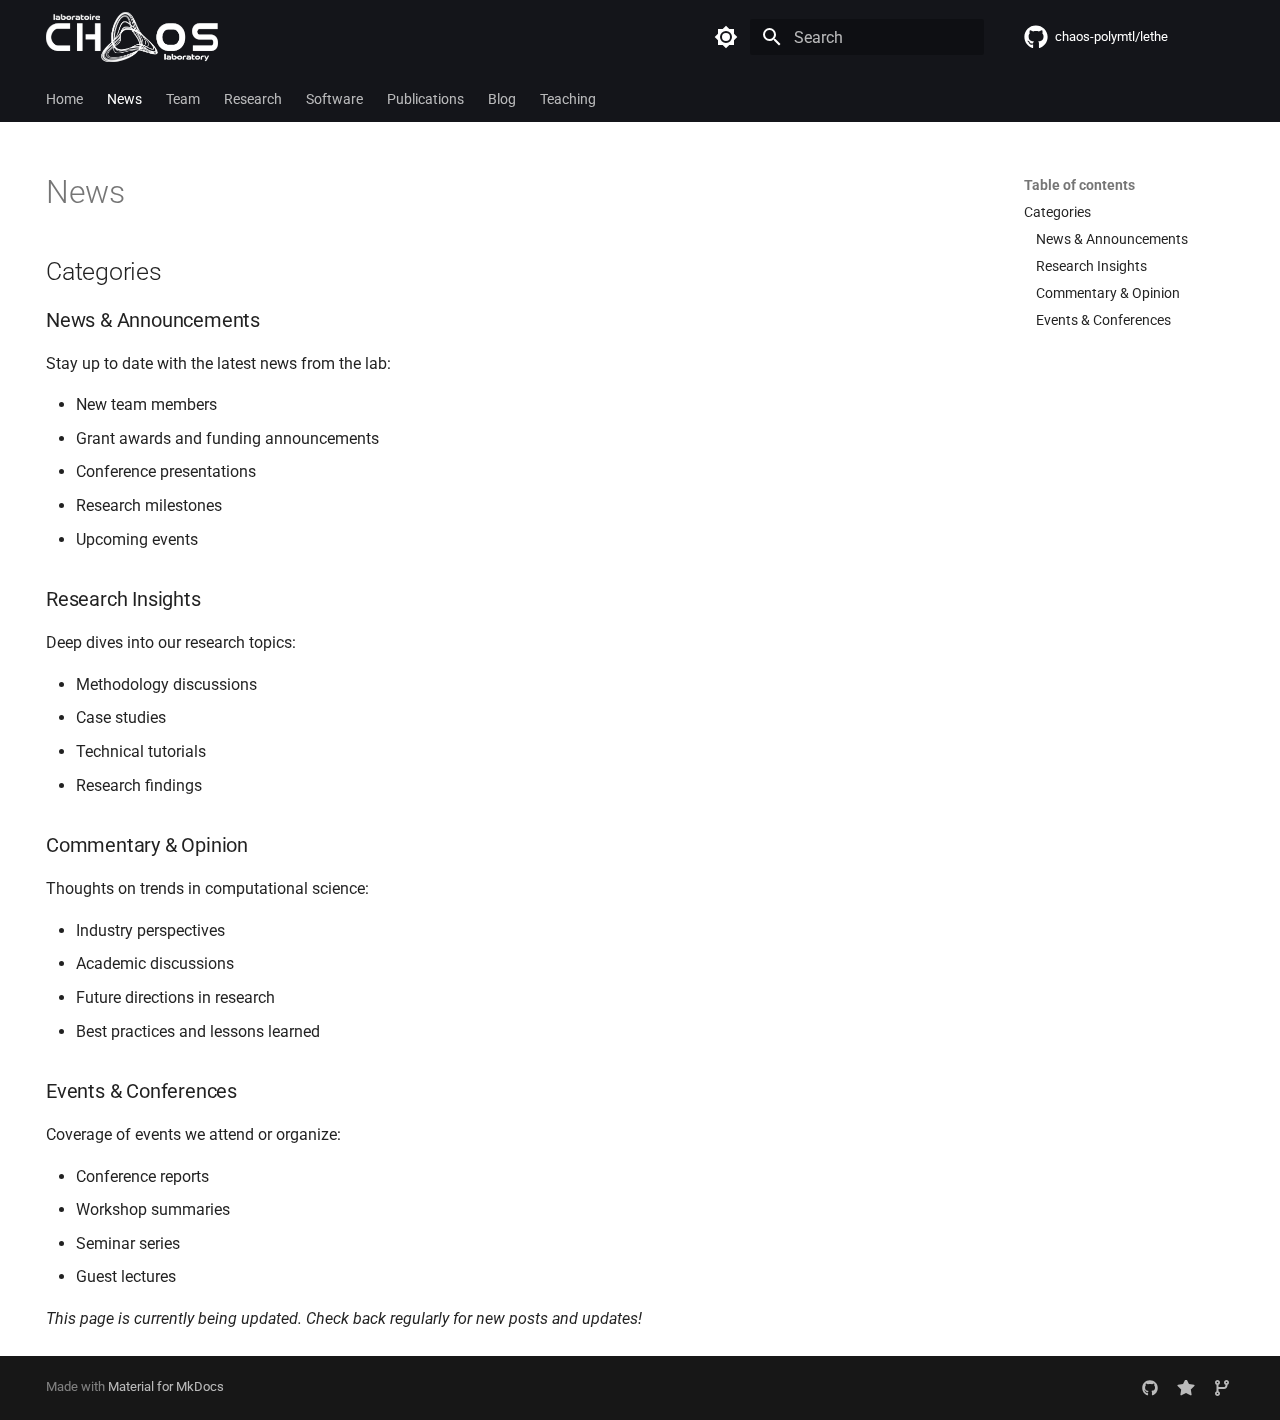
<file: news/index.html>
<!doctype html>
<html lang="en" class="no-js">
  <head>
    
      <meta charset="utf-8">
      <meta name="viewport" content="width=device-width,initial-scale=1">
      
        <meta name="description" content="Chaos Laboratory Research Group Website">
      
      
        <meta name="author" content="Chaos Laboratory Team">
      
      
      
        <link rel="prev" href="..">
      
      
        <link rel="next" href="../team/">
      
      
      <link rel="icon" href="../assets/chaos_logo_black_without_bkg.png">
      <meta name="generator" content="mkdocs-1.6.1, mkdocs-material-9.6.22">
    
    
      
        <title>News - Chaos Laboratory</title>
      
    
    
      <link rel="stylesheet" href="../assets/stylesheets/main.84d31ad4.min.css">
      
        
        <link rel="stylesheet" href="../assets/stylesheets/palette.06af60db.min.css">
      
      


    
    
      
    
    
      
        
        
        <link rel="preconnect" href="https://fonts.gstatic.com" crossorigin>
        <link rel="stylesheet" href="https://fonts.googleapis.com/css?family=Roboto:300,300i,400,400i,700,700i%7CRoboto+Mono:400,400i,700,700i&display=fallback">
        <style>:root{--md-text-font:"Roboto";--md-code-font:"Roboto Mono"}</style>
      
    
    
      <link rel="stylesheet" href="../css/extra.css">
    
      <link rel="stylesheet" href="../css/random-youtube.css">
    
    <script>__md_scope=new URL("..",location),__md_hash=e=>[...e].reduce(((e,_)=>(e<<5)-e+_.charCodeAt(0)),0),__md_get=(e,_=localStorage,t=__md_scope)=>JSON.parse(_.getItem(t.pathname+"."+e)),__md_set=(e,_,t=localStorage,a=__md_scope)=>{try{t.setItem(a.pathname+"."+e,JSON.stringify(_))}catch(e){}}</script>
    
      

    
    
    
  </head>
  
  
    
    
      
    
    
    
    
    <body dir="ltr" data-md-color-scheme="default" data-md-color-primary="black" data-md-color-accent="teal">
  
    
    <input class="md-toggle" data-md-toggle="drawer" type="checkbox" id="__drawer" autocomplete="off">
    <input class="md-toggle" data-md-toggle="search" type="checkbox" id="__search" autocomplete="off">
    <label class="md-overlay" for="__drawer"></label>
    <div data-md-component="skip">
      
        
        <a href="#categories" class="md-skip">
          Skip to content
        </a>
      
    </div>
    <div data-md-component="announce">
      
    </div>
    
    
      

<header class="md-header" data-md-component="header">
  <nav class="md-header__inner md-grid" aria-label="Header">
    <a href=".." title="Chaos Laboratory" class="md-header__button md-logo" aria-label="Chaos Laboratory" data-md-component="logo">
      
  <img src="../assets/chaos_logo_white_without_bkg.png" alt="logo">

    </a>
    <label class="md-header__button md-icon" for="__drawer">
      
      <svg xmlns="http://www.w3.org/2000/svg" viewBox="0 0 24 24"><path d="M3 6h18v2H3zm0 5h18v2H3zm0 5h18v2H3z"/></svg>
    </label>
    <div class="md-header__title" data-md-component="header-title">
      <div class="md-header__ellipsis">
        <div class="md-header__topic">
          <span class="md-ellipsis">
            Chaos Laboratory
          </span>
        </div>
        <div class="md-header__topic" data-md-component="header-topic">
          <span class="md-ellipsis">
            
              News
            
          </span>
        </div>
      </div>
    </div>
    
      
        <form class="md-header__option" data-md-component="palette">
  
    
    
    
    <input class="md-option" data-md-color-media="" data-md-color-scheme="default" data-md-color-primary="black" data-md-color-accent="teal"  aria-label="Switch to dark mode"  type="radio" name="__palette" id="__palette_0">
    
      <label class="md-header__button md-icon" title="Switch to dark mode" for="__palette_1" hidden>
        <svg xmlns="http://www.w3.org/2000/svg" viewBox="0 0 24 24"><path d="M12 8a4 4 0 0 0-4 4 4 4 0 0 0 4 4 4 4 0 0 0 4-4 4 4 0 0 0-4-4m0 10a6 6 0 0 1-6-6 6 6 0 0 1 6-6 6 6 0 0 1 6 6 6 6 0 0 1-6 6m8-9.31V4h-4.69L12 .69 8.69 4H4v4.69L.69 12 4 15.31V20h4.69L12 23.31 15.31 20H20v-4.69L23.31 12z"/></svg>
      </label>
    
  
    
    
    
    <input class="md-option" data-md-color-media="" data-md-color-scheme="slate" data-md-color-primary="black" data-md-color-accent="teal"  aria-label="Switch to light mode"  type="radio" name="__palette" id="__palette_1">
    
      <label class="md-header__button md-icon" title="Switch to light mode" for="__palette_0" hidden>
        <svg xmlns="http://www.w3.org/2000/svg" viewBox="0 0 24 24"><path d="M12 18c-.89 0-1.74-.2-2.5-.55C11.56 16.5 13 14.42 13 12s-1.44-4.5-3.5-5.45C10.26 6.2 11.11 6 12 6a6 6 0 0 1 6 6 6 6 0 0 1-6 6m8-9.31V4h-4.69L12 .69 8.69 4H4v4.69L.69 12 4 15.31V20h4.69L12 23.31 15.31 20H20v-4.69L23.31 12z"/></svg>
      </label>
    
  
</form>
      
    
    
      <script>var palette=__md_get("__palette");if(palette&&palette.color){if("(prefers-color-scheme)"===palette.color.media){var media=matchMedia("(prefers-color-scheme: light)"),input=document.querySelector(media.matches?"[data-md-color-media='(prefers-color-scheme: light)']":"[data-md-color-media='(prefers-color-scheme: dark)']");palette.color.media=input.getAttribute("data-md-color-media"),palette.color.scheme=input.getAttribute("data-md-color-scheme"),palette.color.primary=input.getAttribute("data-md-color-primary"),palette.color.accent=input.getAttribute("data-md-color-accent")}for(var[key,value]of Object.entries(palette.color))document.body.setAttribute("data-md-color-"+key,value)}</script>
    
    
    
      
      
        <label class="md-header__button md-icon" for="__search">
          
          <svg xmlns="http://www.w3.org/2000/svg" viewBox="0 0 24 24"><path d="M9.5 3A6.5 6.5 0 0 1 16 9.5c0 1.61-.59 3.09-1.56 4.23l.27.27h.79l5 5-1.5 1.5-5-5v-.79l-.27-.27A6.52 6.52 0 0 1 9.5 16 6.5 6.5 0 0 1 3 9.5 6.5 6.5 0 0 1 9.5 3m0 2C7 5 5 7 5 9.5S7 14 9.5 14 14 12 14 9.5 12 5 9.5 5"/></svg>
        </label>
        <div class="md-search" data-md-component="search" role="dialog">
  <label class="md-search__overlay" for="__search"></label>
  <div class="md-search__inner" role="search">
    <form class="md-search__form" name="search">
      <input type="text" class="md-search__input" name="query" aria-label="Search" placeholder="Search" autocapitalize="off" autocorrect="off" autocomplete="off" spellcheck="false" data-md-component="search-query" required>
      <label class="md-search__icon md-icon" for="__search">
        
        <svg xmlns="http://www.w3.org/2000/svg" viewBox="0 0 24 24"><path d="M9.5 3A6.5 6.5 0 0 1 16 9.5c0 1.61-.59 3.09-1.56 4.23l.27.27h.79l5 5-1.5 1.5-5-5v-.79l-.27-.27A6.52 6.52 0 0 1 9.5 16 6.5 6.5 0 0 1 3 9.5 6.5 6.5 0 0 1 9.5 3m0 2C7 5 5 7 5 9.5S7 14 9.5 14 14 12 14 9.5 12 5 9.5 5"/></svg>
        
        <svg xmlns="http://www.w3.org/2000/svg" viewBox="0 0 24 24"><path d="M20 11v2H8l5.5 5.5-1.42 1.42L4.16 12l7.92-7.92L13.5 5.5 8 11z"/></svg>
      </label>
      <nav class="md-search__options" aria-label="Search">
        
        <button type="reset" class="md-search__icon md-icon" title="Clear" aria-label="Clear" tabindex="-1">
          
          <svg xmlns="http://www.w3.org/2000/svg" viewBox="0 0 24 24"><path d="M19 6.41 17.59 5 12 10.59 6.41 5 5 6.41 10.59 12 5 17.59 6.41 19 12 13.41 17.59 19 19 17.59 13.41 12z"/></svg>
        </button>
      </nav>
      
        <div class="md-search__suggest" data-md-component="search-suggest"></div>
      
    </form>
    <div class="md-search__output">
      <div class="md-search__scrollwrap" tabindex="0" data-md-scrollfix>
        <div class="md-search-result" data-md-component="search-result">
          <div class="md-search-result__meta">
            Initializing search
          </div>
          <ol class="md-search-result__list" role="presentation"></ol>
        </div>
      </div>
    </div>
  </div>
</div>
      
    
    
      <div class="md-header__source">
        <a href="https://github.com/chaos-polymtl/lethe" title="Go to repository" class="md-source" data-md-component="source">
  <div class="md-source__icon md-icon">
    
    <svg xmlns="http://www.w3.org/2000/svg" viewBox="0 0 512 512"><!--! Font Awesome Free 7.1.0 by @fontawesome - https://fontawesome.com License - https://fontawesome.com/license/free (Icons: CC BY 4.0, Fonts: SIL OFL 1.1, Code: MIT License) Copyright 2025 Fonticons, Inc.--><path d="M173.9 397.4c0 2-2.3 3.6-5.2 3.6-3.3.3-5.6-1.3-5.6-3.6 0-2 2.3-3.6 5.2-3.6 3-.3 5.6 1.3 5.6 3.6m-31.1-4.5c-.7 2 1.3 4.3 4.3 4.9 2.6 1 5.6 0 6.2-2s-1.3-4.3-4.3-5.2c-2.6-.7-5.5.3-6.2 2.3m44.2-1.7c-2.9.7-4.9 2.6-4.6 4.9.3 2 2.9 3.3 5.9 2.6 2.9-.7 4.9-2.6 4.6-4.6-.3-1.9-3-3.2-5.9-2.9M252.8 8C114.1 8 8 113.3 8 252c0 110.9 69.8 205.8 169.5 239.2 12.8 2.3 17.3-5.6 17.3-12.1 0-6.2-.3-40.4-.3-61.4 0 0-70 15-84.7-29.8 0 0-11.4-29.1-27.8-36.6 0 0-22.9-15.7 1.6-15.4 0 0 24.9 2 38.6 25.8 21.9 38.6 58.6 27.5 72.9 20.9 2.3-16 8.8-27.1 16-33.7-55.9-6.2-112.3-14.3-112.3-110.5 0-27.5 7.6-41.3 23.6-58.9-2.6-6.5-11.1-33.3 2.6-67.9 20.9-6.5 69 27 69 27 20-5.6 41.5-8.5 62.8-8.5s42.8 2.9 62.8 8.5c0 0 48.1-33.6 69-27 13.7 34.7 5.2 61.4 2.6 67.9 16 17.7 25.8 31.5 25.8 58.9 0 96.5-58.9 104.2-114.8 110.5 9.2 7.9 17 22.9 17 46.4 0 33.7-.3 75.4-.3 83.6 0 6.5 4.6 14.4 17.3 12.1C436.2 457.8 504 362.9 504 252 504 113.3 391.5 8 252.8 8M105.2 352.9c-1.3 1-1 3.3.7 5.2 1.6 1.6 3.9 2.3 5.2 1 1.3-1 1-3.3-.7-5.2-1.6-1.6-3.9-2.3-5.2-1m-10.8-8.1c-.7 1.3.3 2.9 2.3 3.9 1.6 1 3.6.7 4.3-.7.7-1.3-.3-2.9-2.3-3.9-2-.6-3.6-.3-4.3.7m32.4 35.6c-1.6 1.3-1 4.3 1.3 6.2 2.3 2.3 5.2 2.6 6.5 1 1.3-1.3.7-4.3-1.3-6.2-2.2-2.3-5.2-2.6-6.5-1m-11.4-14.7c-1.6 1-1.6 3.6 0 5.9s4.3 3.3 5.6 2.3c1.6-1.3 1.6-3.9 0-6.2-1.4-2.3-4-3.3-5.6-2"/></svg>
  </div>
  <div class="md-source__repository">
    chaos-polymtl/lethe
  </div>
</a>
      </div>
    
  </nav>
  
</header>
    
    <div class="md-container" data-md-component="container">
      
      
        
          
            
<nav class="md-tabs" aria-label="Tabs" data-md-component="tabs">
  <div class="md-grid">
    <ul class="md-tabs__list">
      
        
  
  
  
  
    <li class="md-tabs__item">
      <a href=".." class="md-tabs__link">
        
  
  
    
  
  Home

      </a>
    </li>
  

      
        
  
  
  
    
  
  
    <li class="md-tabs__item md-tabs__item--active">
      <a href="./" class="md-tabs__link">
        
  
  
    
  
  News

      </a>
    </li>
  

      
        
  
  
  
  
    <li class="md-tabs__item">
      <a href="../team/" class="md-tabs__link">
        
  
  
    
  
  Team

      </a>
    </li>
  

      
        
  
  
  
  
    <li class="md-tabs__item">
      <a href="../research/" class="md-tabs__link">
        
  
  
    
  
  Research

      </a>
    </li>
  

      
        
  
  
  
  
    <li class="md-tabs__item">
      <a href="../software/" class="md-tabs__link">
        
  
  
    
  
  Software

      </a>
    </li>
  

      
        
  
  
  
  
    <li class="md-tabs__item">
      <a href="../publications/" class="md-tabs__link">
        
  
  
    
  
  Publications

      </a>
    </li>
  

      
        
  
  
  
  
    <li class="md-tabs__item">
      <a href="../blog/" class="md-tabs__link">
        
  
  
    
  
  Blog

      </a>
    </li>
  

      
        
  
  
  
  
    <li class="md-tabs__item">
      <a href="../teaching/" class="md-tabs__link">
        
  
  
    
  
  Teaching

      </a>
    </li>
  

      
    </ul>
  </div>
</nav>
          
        
      
      <main class="md-main" data-md-component="main">
        <div class="md-main__inner md-grid">
          
            
              
                
              
              <div class="md-sidebar md-sidebar--primary" data-md-component="sidebar" data-md-type="navigation" hidden>
                <div class="md-sidebar__scrollwrap">
                  <div class="md-sidebar__inner">
                    


  


<nav class="md-nav md-nav--primary md-nav--lifted" aria-label="Navigation" data-md-level="0">
  <label class="md-nav__title" for="__drawer">
    <a href=".." title="Chaos Laboratory" class="md-nav__button md-logo" aria-label="Chaos Laboratory" data-md-component="logo">
      
  <img src="../assets/chaos_logo_white_without_bkg.png" alt="logo">

    </a>
    Chaos Laboratory
  </label>
  
    <div class="md-nav__source">
      <a href="https://github.com/chaos-polymtl/lethe" title="Go to repository" class="md-source" data-md-component="source">
  <div class="md-source__icon md-icon">
    
    <svg xmlns="http://www.w3.org/2000/svg" viewBox="0 0 512 512"><!--! Font Awesome Free 7.1.0 by @fontawesome - https://fontawesome.com License - https://fontawesome.com/license/free (Icons: CC BY 4.0, Fonts: SIL OFL 1.1, Code: MIT License) Copyright 2025 Fonticons, Inc.--><path d="M173.9 397.4c0 2-2.3 3.6-5.2 3.6-3.3.3-5.6-1.3-5.6-3.6 0-2 2.3-3.6 5.2-3.6 3-.3 5.6 1.3 5.6 3.6m-31.1-4.5c-.7 2 1.3 4.3 4.3 4.9 2.6 1 5.6 0 6.2-2s-1.3-4.3-4.3-5.2c-2.6-.7-5.5.3-6.2 2.3m44.2-1.7c-2.9.7-4.9 2.6-4.6 4.9.3 2 2.9 3.3 5.9 2.6 2.9-.7 4.9-2.6 4.6-4.6-.3-1.9-3-3.2-5.9-2.9M252.8 8C114.1 8 8 113.3 8 252c0 110.9 69.8 205.8 169.5 239.2 12.8 2.3 17.3-5.6 17.3-12.1 0-6.2-.3-40.4-.3-61.4 0 0-70 15-84.7-29.8 0 0-11.4-29.1-27.8-36.6 0 0-22.9-15.7 1.6-15.4 0 0 24.9 2 38.6 25.8 21.9 38.6 58.6 27.5 72.9 20.9 2.3-16 8.8-27.1 16-33.7-55.9-6.2-112.3-14.3-112.3-110.5 0-27.5 7.6-41.3 23.6-58.9-2.6-6.5-11.1-33.3 2.6-67.9 20.9-6.5 69 27 69 27 20-5.6 41.5-8.5 62.8-8.5s42.8 2.9 62.8 8.5c0 0 48.1-33.6 69-27 13.7 34.7 5.2 61.4 2.6 67.9 16 17.7 25.8 31.5 25.8 58.9 0 96.5-58.9 104.2-114.8 110.5 9.2 7.9 17 22.9 17 46.4 0 33.7-.3 75.4-.3 83.6 0 6.5 4.6 14.4 17.3 12.1C436.2 457.8 504 362.9 504 252 504 113.3 391.5 8 252.8 8M105.2 352.9c-1.3 1-1 3.3.7 5.2 1.6 1.6 3.9 2.3 5.2 1 1.3-1 1-3.3-.7-5.2-1.6-1.6-3.9-2.3-5.2-1m-10.8-8.1c-.7 1.3.3 2.9 2.3 3.9 1.6 1 3.6.7 4.3-.7.7-1.3-.3-2.9-2.3-3.9-2-.6-3.6-.3-4.3.7m32.4 35.6c-1.6 1.3-1 4.3 1.3 6.2 2.3 2.3 5.2 2.6 6.5 1 1.3-1.3.7-4.3-1.3-6.2-2.2-2.3-5.2-2.6-6.5-1m-11.4-14.7c-1.6 1-1.6 3.6 0 5.9s4.3 3.3 5.6 2.3c1.6-1.3 1.6-3.9 0-6.2-1.4-2.3-4-3.3-5.6-2"/></svg>
  </div>
  <div class="md-source__repository">
    chaos-polymtl/lethe
  </div>
</a>
    </div>
  
  <ul class="md-nav__list" data-md-scrollfix>
    
      
      
  
  
  
  
    <li class="md-nav__item">
      <a href=".." class="md-nav__link">
        
  
  
  <span class="md-ellipsis">
    Home
    
  </span>
  

      </a>
    </li>
  

    
      
      
  
  
    
  
  
  
    <li class="md-nav__item md-nav__item--active">
      
      <input class="md-nav__toggle md-toggle" type="checkbox" id="__toc">
      
      
      
        <label class="md-nav__link md-nav__link--active" for="__toc">
          
  
  
  <span class="md-ellipsis">
    News
    
  </span>
  

          <span class="md-nav__icon md-icon"></span>
        </label>
      
      <a href="./" class="md-nav__link md-nav__link--active">
        
  
  
  <span class="md-ellipsis">
    News
    
  </span>
  

      </a>
      
        

<nav class="md-nav md-nav--secondary" aria-label="Table of contents">
  
  
  
  
    <label class="md-nav__title" for="__toc">
      <span class="md-nav__icon md-icon"></span>
      Table of contents
    </label>
    <ul class="md-nav__list" data-md-component="toc" data-md-scrollfix>
      
        <li class="md-nav__item">
  <a href="#categories" class="md-nav__link">
    <span class="md-ellipsis">
      Categories
    </span>
  </a>
  
    <nav class="md-nav" aria-label="Categories">
      <ul class="md-nav__list">
        
          <li class="md-nav__item">
  <a href="#news-announcements" class="md-nav__link">
    <span class="md-ellipsis">
      News &amp; Announcements
    </span>
  </a>
  
</li>
        
          <li class="md-nav__item">
  <a href="#research-insights" class="md-nav__link">
    <span class="md-ellipsis">
      Research Insights
    </span>
  </a>
  
</li>
        
          <li class="md-nav__item">
  <a href="#commentary-opinion" class="md-nav__link">
    <span class="md-ellipsis">
      Commentary &amp; Opinion
    </span>
  </a>
  
</li>
        
          <li class="md-nav__item">
  <a href="#events-conferences" class="md-nav__link">
    <span class="md-ellipsis">
      Events &amp; Conferences
    </span>
  </a>
  
</li>
        
      </ul>
    </nav>
  
</li>
      
    </ul>
  
</nav>
      
    </li>
  

    
      
      
  
  
  
  
    <li class="md-nav__item">
      <a href="../team/" class="md-nav__link">
        
  
  
  <span class="md-ellipsis">
    Team
    
  </span>
  

      </a>
    </li>
  

    
      
      
  
  
  
  
    <li class="md-nav__item">
      <a href="../research/" class="md-nav__link">
        
  
  
  <span class="md-ellipsis">
    Research
    
  </span>
  

      </a>
    </li>
  

    
      
      
  
  
  
  
    <li class="md-nav__item">
      <a href="../software/" class="md-nav__link">
        
  
  
  <span class="md-ellipsis">
    Software
    
  </span>
  

      </a>
    </li>
  

    
      
      
  
  
  
  
    <li class="md-nav__item">
      <a href="../publications/" class="md-nav__link">
        
  
  
  <span class="md-ellipsis">
    Publications
    
  </span>
  

      </a>
    </li>
  

    
      
      
  
  
  
  
    <li class="md-nav__item">
      <a href="../blog/" class="md-nav__link">
        
  
  
  <span class="md-ellipsis">
    Blog
    
  </span>
  

      </a>
    </li>
  

    
      
      
  
  
  
  
    <li class="md-nav__item">
      <a href="../teaching/" class="md-nav__link">
        
  
  
  <span class="md-ellipsis">
    Teaching
    
  </span>
  

      </a>
    </li>
  

    
  </ul>
</nav>
                  </div>
                </div>
              </div>
            
            
              
                
              
              <div class="md-sidebar md-sidebar--secondary" data-md-component="sidebar" data-md-type="toc" >
                <div class="md-sidebar__scrollwrap">
                  <div class="md-sidebar__inner">
                    

<nav class="md-nav md-nav--secondary" aria-label="Table of contents">
  
  
  
  
    <label class="md-nav__title" for="__toc">
      <span class="md-nav__icon md-icon"></span>
      Table of contents
    </label>
    <ul class="md-nav__list" data-md-component="toc" data-md-scrollfix>
      
        <li class="md-nav__item">
  <a href="#categories" class="md-nav__link">
    <span class="md-ellipsis">
      Categories
    </span>
  </a>
  
    <nav class="md-nav" aria-label="Categories">
      <ul class="md-nav__list">
        
          <li class="md-nav__item">
  <a href="#news-announcements" class="md-nav__link">
    <span class="md-ellipsis">
      News &amp; Announcements
    </span>
  </a>
  
</li>
        
          <li class="md-nav__item">
  <a href="#research-insights" class="md-nav__link">
    <span class="md-ellipsis">
      Research Insights
    </span>
  </a>
  
</li>
        
          <li class="md-nav__item">
  <a href="#commentary-opinion" class="md-nav__link">
    <span class="md-ellipsis">
      Commentary &amp; Opinion
    </span>
  </a>
  
</li>
        
          <li class="md-nav__item">
  <a href="#events-conferences" class="md-nav__link">
    <span class="md-ellipsis">
      Events &amp; Conferences
    </span>
  </a>
  
</li>
        
      </ul>
    </nav>
  
</li>
      
    </ul>
  
</nav>
                  </div>
                </div>
              </div>
            
          
          
            <div class="md-content" data-md-component="content">
              <article class="md-content__inner md-typeset">
                
                  
  



  
  


  <h1>News</h1>

<h2 id="categories">Categories</h2>
<h3 id="news-announcements">News &amp; Announcements</h3>
<p>Stay up to date with the latest news from the lab:</p>
<ul>
<li>New team members</li>
<li>Grant awards and funding announcements</li>
<li>Conference presentations</li>
<li>Research milestones</li>
<li>Upcoming events</li>
</ul>
<h3 id="research-insights">Research Insights</h3>
<p>Deep dives into our research topics:</p>
<ul>
<li>Methodology discussions</li>
<li>Case studies</li>
<li>Technical tutorials</li>
<li>Research findings</li>
</ul>
<h3 id="commentary-opinion">Commentary &amp; Opinion</h3>
<p>Thoughts on trends in computational science:</p>
<ul>
<li>Industry perspectives</li>
<li>Academic discussions</li>
<li>Future directions in research</li>
<li>Best practices and lessons learned</li>
</ul>
<h3 id="events-conferences">Events &amp; Conferences</h3>
<p>Coverage of events we attend or organize:</p>
<ul>
<li>Conference reports</li>
<li>Workshop summaries</li>
<li>Seminar series</li>
<li>Guest lectures</li>
</ul>
<p><em>This page is currently being updated. Check back regularly for new posts and updates!</em></p>







  
  




  



                
              </article>
            </div>
          
          
  <script>var tabs=__md_get("__tabs");if(Array.isArray(tabs))e:for(var set of document.querySelectorAll(".tabbed-set")){var labels=set.querySelector(".tabbed-labels");for(var tab of tabs)for(var label of labels.getElementsByTagName("label"))if(label.innerText.trim()===tab){var input=document.getElementById(label.htmlFor);input.checked=!0;continue e}}</script>

<script>var target=document.getElementById(location.hash.slice(1));target&&target.name&&(target.checked=target.name.startsWith("__tabbed_"))</script>
        </div>
        
      </main>
      
        <footer class="md-footer">
  
  <div class="md-footer-meta md-typeset">
    <div class="md-footer-meta__inner md-grid">
      <div class="md-copyright">
  
  
    Made with
    <a href="https://squidfunk.github.io/mkdocs-material/" target="_blank" rel="noopener">
      Material for MkDocs
    </a>
  
</div>
      
        
<div class="md-social">
  
    
    
    
    
      
      
    
    <a href="https://github.com/chaos-polymtl" target="_blank" rel="noopener" title="github.com" class="md-social__link">
      <svg xmlns="http://www.w3.org/2000/svg" viewBox="0 0 512 512"><!--! Font Awesome Free 7.1.0 by @fontawesome - https://fontawesome.com License - https://fontawesome.com/license/free (Icons: CC BY 4.0, Fonts: SIL OFL 1.1, Code: MIT License) Copyright 2025 Fonticons, Inc.--><path d="M173.9 397.4c0 2-2.3 3.6-5.2 3.6-3.3.3-5.6-1.3-5.6-3.6 0-2 2.3-3.6 5.2-3.6 3-.3 5.6 1.3 5.6 3.6m-31.1-4.5c-.7 2 1.3 4.3 4.3 4.9 2.6 1 5.6 0 6.2-2s-1.3-4.3-4.3-5.2c-2.6-.7-5.5.3-6.2 2.3m44.2-1.7c-2.9.7-4.9 2.6-4.6 4.9.3 2 2.9 3.3 5.9 2.6 2.9-.7 4.9-2.6 4.6-4.6-.3-1.9-3-3.2-5.9-2.9M252.8 8C114.1 8 8 113.3 8 252c0 110.9 69.8 205.8 169.5 239.2 12.8 2.3 17.3-5.6 17.3-12.1 0-6.2-.3-40.4-.3-61.4 0 0-70 15-84.7-29.8 0 0-11.4-29.1-27.8-36.6 0 0-22.9-15.7 1.6-15.4 0 0 24.9 2 38.6 25.8 21.9 38.6 58.6 27.5 72.9 20.9 2.3-16 8.8-27.1 16-33.7-55.9-6.2-112.3-14.3-112.3-110.5 0-27.5 7.6-41.3 23.6-58.9-2.6-6.5-11.1-33.3 2.6-67.9 20.9-6.5 69 27 69 27 20-5.6 41.5-8.5 62.8-8.5s42.8 2.9 62.8 8.5c0 0 48.1-33.6 69-27 13.7 34.7 5.2 61.4 2.6 67.9 16 17.7 25.8 31.5 25.8 58.9 0 96.5-58.9 104.2-114.8 110.5 9.2 7.9 17 22.9 17 46.4 0 33.7-.3 75.4-.3 83.6 0 6.5 4.6 14.4 17.3 12.1C436.2 457.8 504 362.9 504 252 504 113.3 391.5 8 252.8 8M105.2 352.9c-1.3 1-1 3.3.7 5.2 1.6 1.6 3.9 2.3 5.2 1 1.3-1 1-3.3-.7-5.2-1.6-1.6-3.9-2.3-5.2-1m-10.8-8.1c-.7 1.3.3 2.9 2.3 3.9 1.6 1 3.6.7 4.3-.7.7-1.3-.3-2.9-2.3-3.9-2-.6-3.6-.3-4.3.7m32.4 35.6c-1.6 1.3-1 4.3 1.3 6.2 2.3 2.3 5.2 2.6 6.5 1 1.3-1.3.7-4.3-1.3-6.2-2.2-2.3-5.2-2.6-6.5-1m-11.4-14.7c-1.6 1-1.6 3.6 0 5.9s4.3 3.3 5.6 2.3c1.6-1.3 1.6-3.9 0-6.2-1.4-2.3-4-3.3-5.6-2"/></svg>
    </a>
  
    
    
    
    
      
      
    
    <a href="https://github.com/chaos-polymtl/lethe/stargazers" target="_blank" rel="noopener" title="github.com" class="md-social__link">
      <svg xmlns="http://www.w3.org/2000/svg" viewBox="0 0 576 512"><!--! Font Awesome Free 7.1.0 by @fontawesome - https://fontawesome.com License - https://fontawesome.com/license/free (Icons: CC BY 4.0, Fonts: SIL OFL 1.1, Code: MIT License) Copyright 2025 Fonticons, Inc.--><path d="M309.5-18.9c-4.1-8-12.4-13.1-21.4-13.1s-17.3 5.1-21.4 13.1l-73.6 144.2-159.9 25.4c-8.9 1.4-16.3 7.7-19.1 16.3s-.5 18 5.8 24.4l114.4 114.5-25.2 159.9c-1.4 8.9 2.3 17.9 9.6 23.2s16.9 6.1 25 2l144.4-73.4L432.4 491c8 4.1 17.7 3.3 25-2s11-14.2 9.6-23.2l-25.3-159.9 114.4-114.5c6.4-6.4 8.6-15.8 5.8-24.4s-10.1-14.9-19.1-16.3L383 125.3z"/></svg>
    </a>
  
    
    
    
    
      
      
    
    <a href="https://github.com/chaos-polymtl/lethe/network/members" target="_blank" rel="noopener" title="github.com" class="md-social__link">
      <svg xmlns="http://www.w3.org/2000/svg" viewBox="0 0 448 512"><!--! Font Awesome Free 7.1.0 by @fontawesome - https://fontawesome.com License - https://fontawesome.com/license/free (Icons: CC BY 4.0, Fonts: SIL OFL 1.1, Code: MIT License) Copyright 2025 Fonticons, Inc.--><path d="M80 104a24 24 0 1 0 0-48 24 24 0 1 0 0 48m80-24c0 32.8-19.7 61-48 73.3V224h176c26.5 0 48-21.5 48-48v-22.7c-28.3-12.3-48-40.5-48-73.3 0-44.2 35.8-80 80-80s80 35.8 80 80c0 32.8-19.7 61-48 73.3V176c0 61.9-50.1 112-112 112H112v70.7c28.3 12.3 48 40.5 48 73.3 0 44.2-35.8 80-80 80S0 476.2 0 432c0-32.8 19.7-61 48-73.3V153.4C19.7 141 0 112.8 0 80 0 35.8 35.8 0 80 0s80 35.8 80 80m232 0a24 24 0 1 0-48 0 24 24 0 1 0 48 0M80 456a24 24 0 1 0 0-48 24 24 0 1 0 0 48"/></svg>
    </a>
  
</div>
      
    </div>
  </div>
</footer>
      
    </div>
    <div class="md-dialog" data-md-component="dialog">
      <div class="md-dialog__inner md-typeset"></div>
    </div>
    
    
    
      
      <script id="__config" type="application/json">{"base": "..", "features": ["navigation.tabs", "navigation.sections", "navigation.expand", "search.suggest", "search.highlight", "content.tabs.link", "content.code.annotation", "content.code.copy"], "search": "../assets/javascripts/workers/search.973d3a69.min.js", "tags": null, "translations": {"clipboard.copied": "Copied to clipboard", "clipboard.copy": "Copy to clipboard", "search.result.more.one": "1 more on this page", "search.result.more.other": "# more on this page", "search.result.none": "No matching documents", "search.result.one": "1 matching document", "search.result.other": "# matching documents", "search.result.placeholder": "Type to start searching", "search.result.term.missing": "Missing", "select.version": "Select version"}, "version": null}</script>
    
    
      <script src="../assets/javascripts/bundle.f55a23d4.min.js"></script>
      
        <script src="../js/random-youtube.js"></script>
      
    
  </body>
</html>
</file>
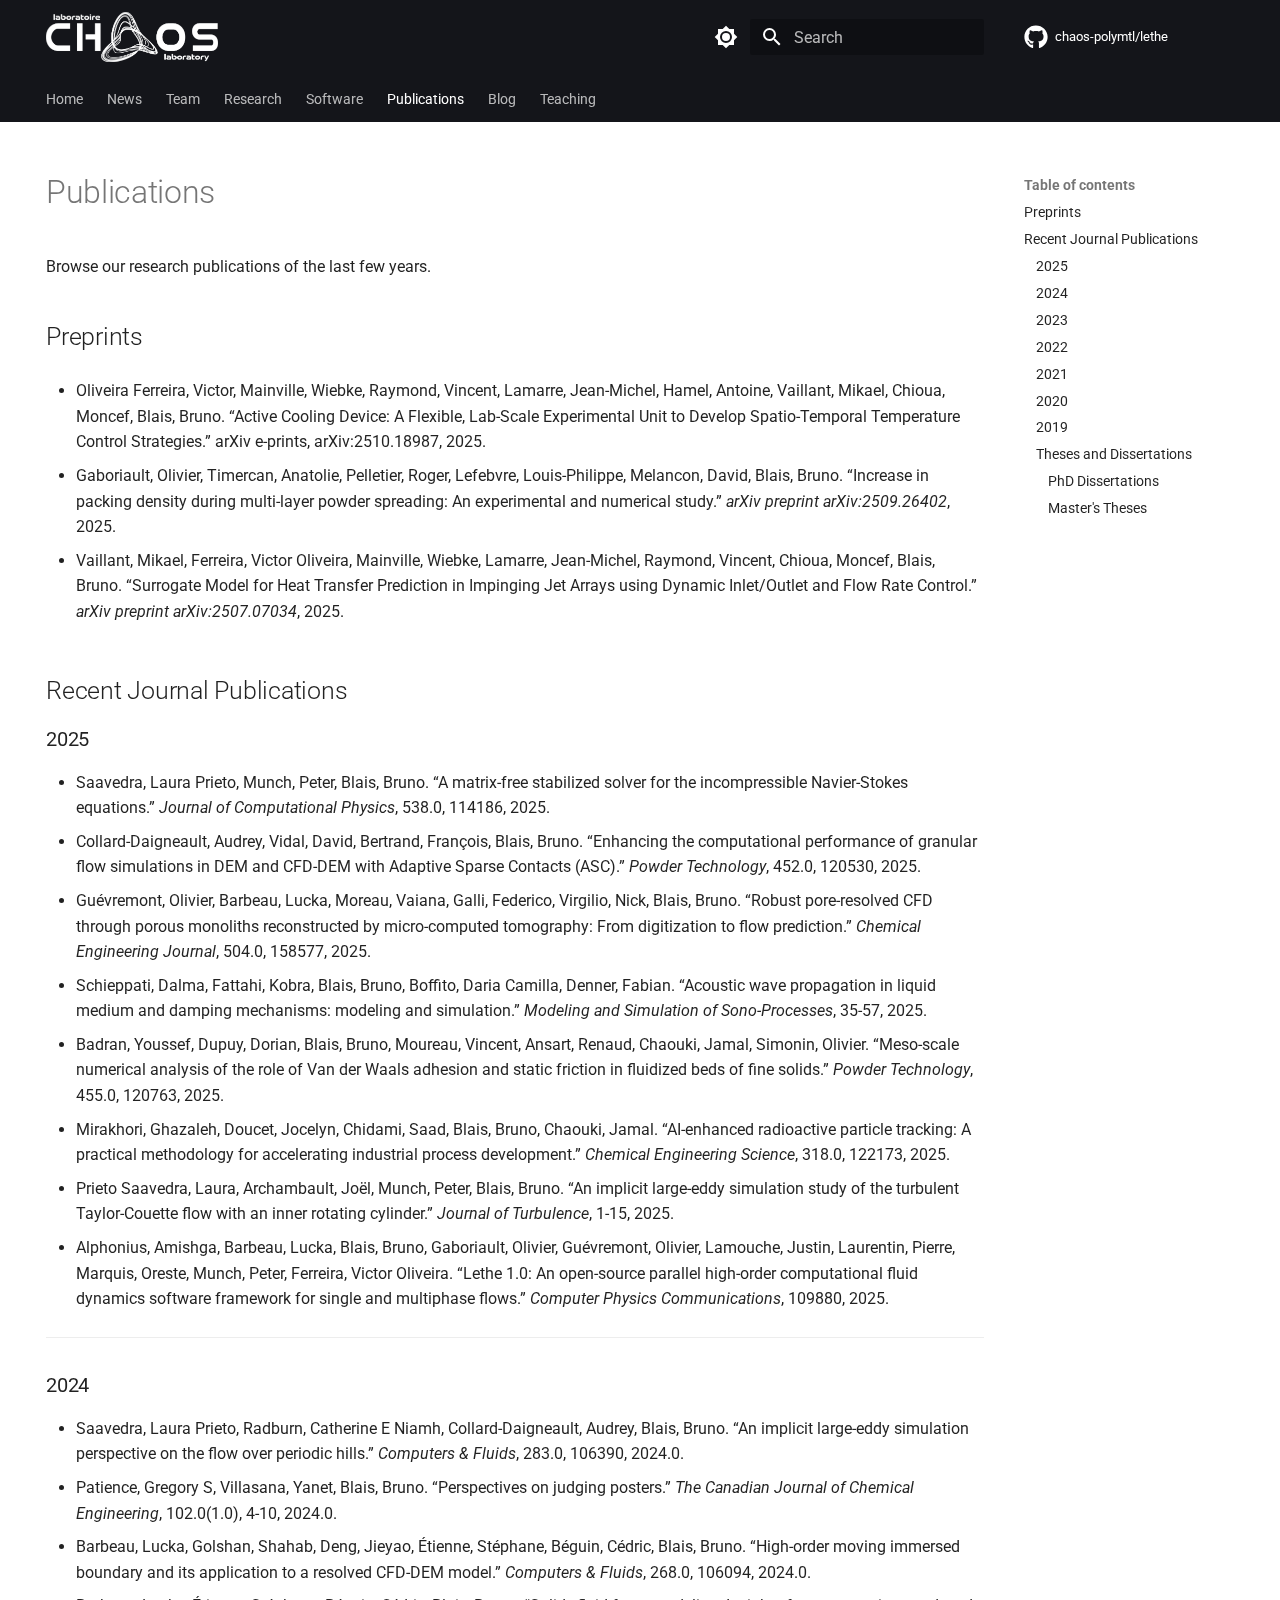
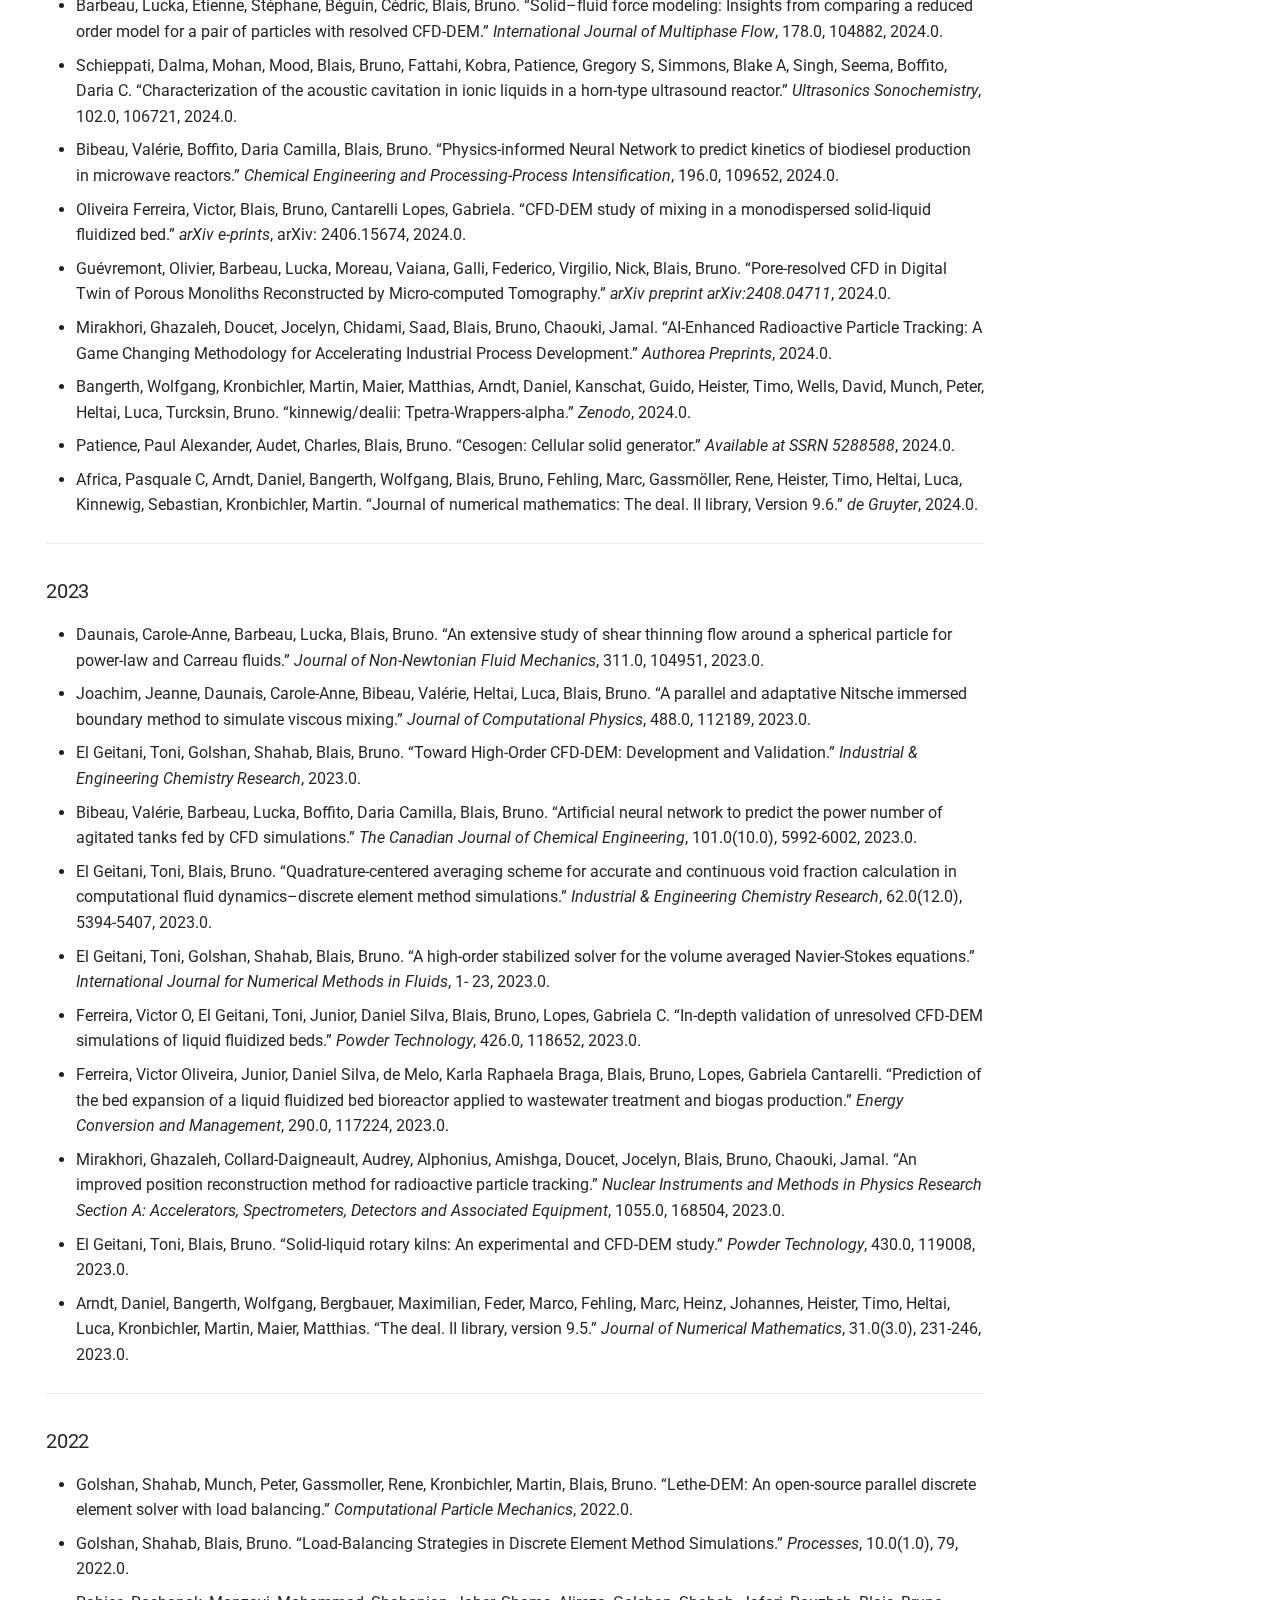
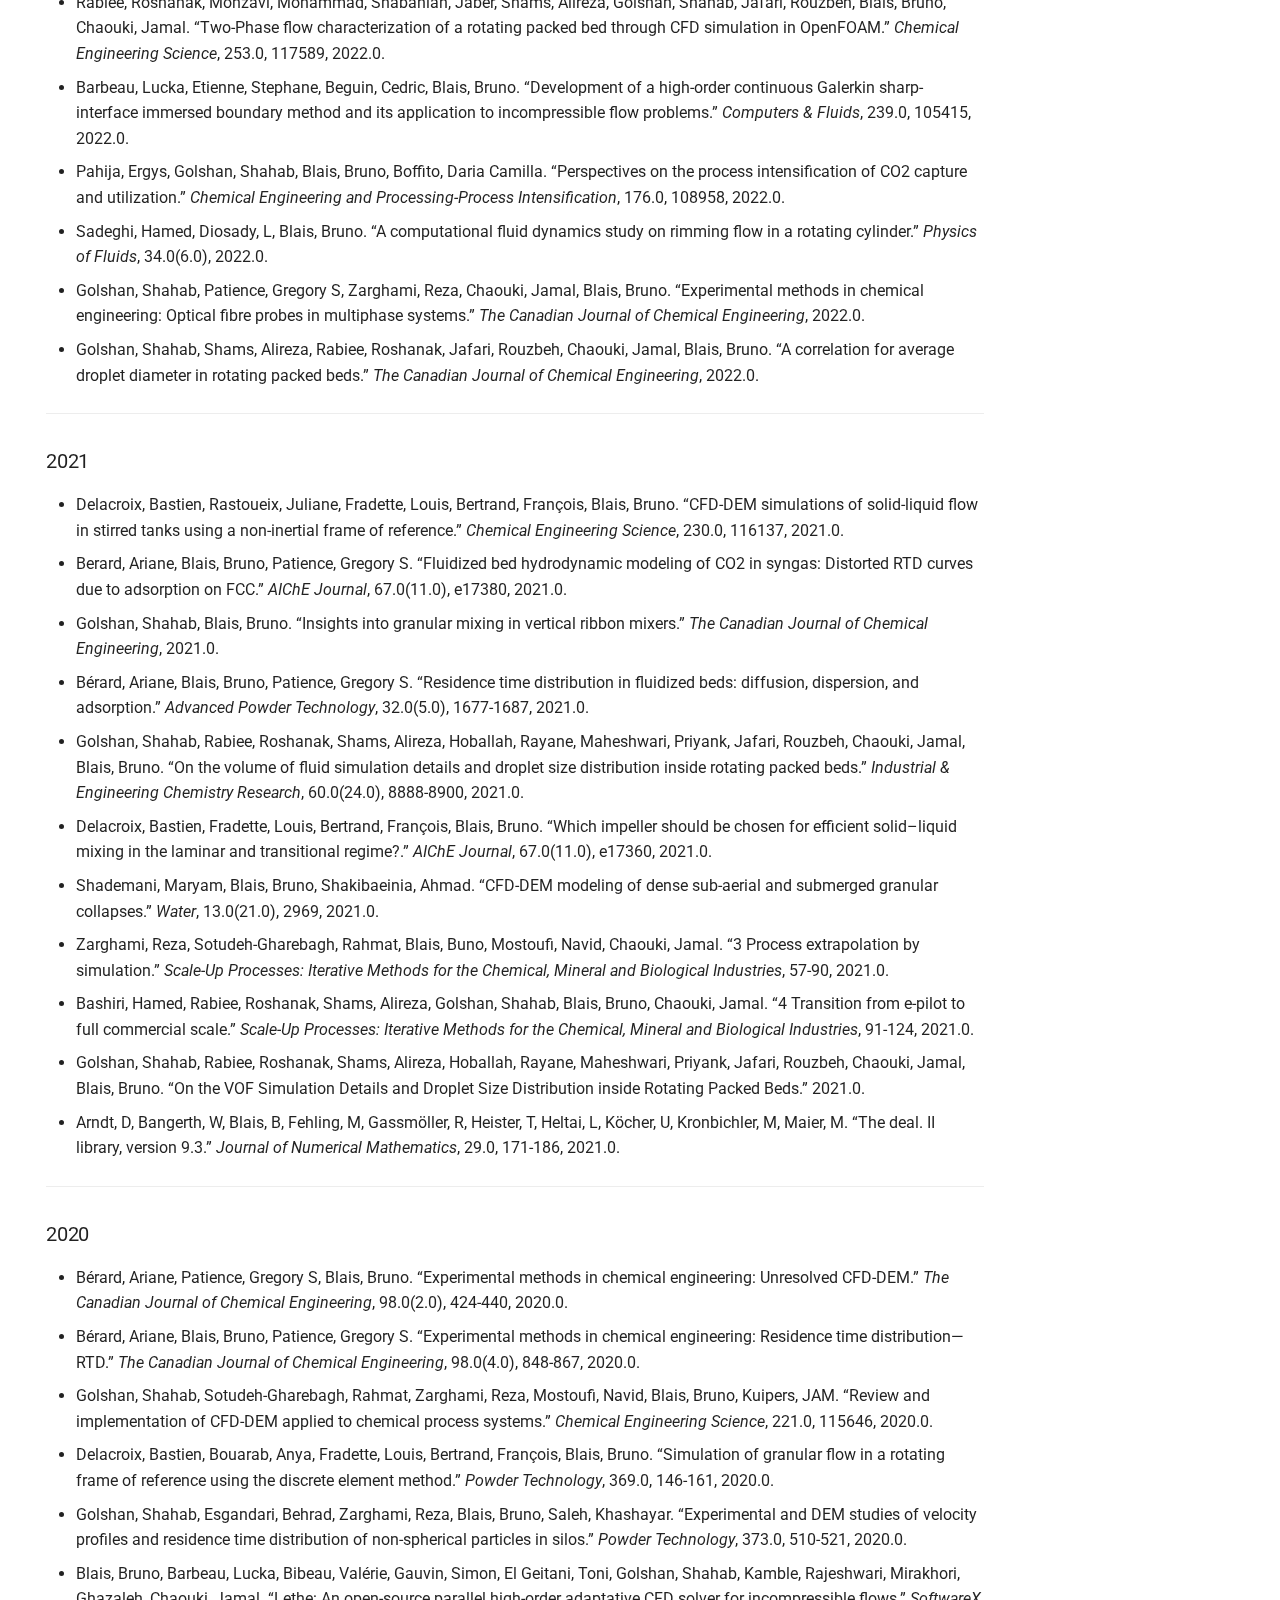
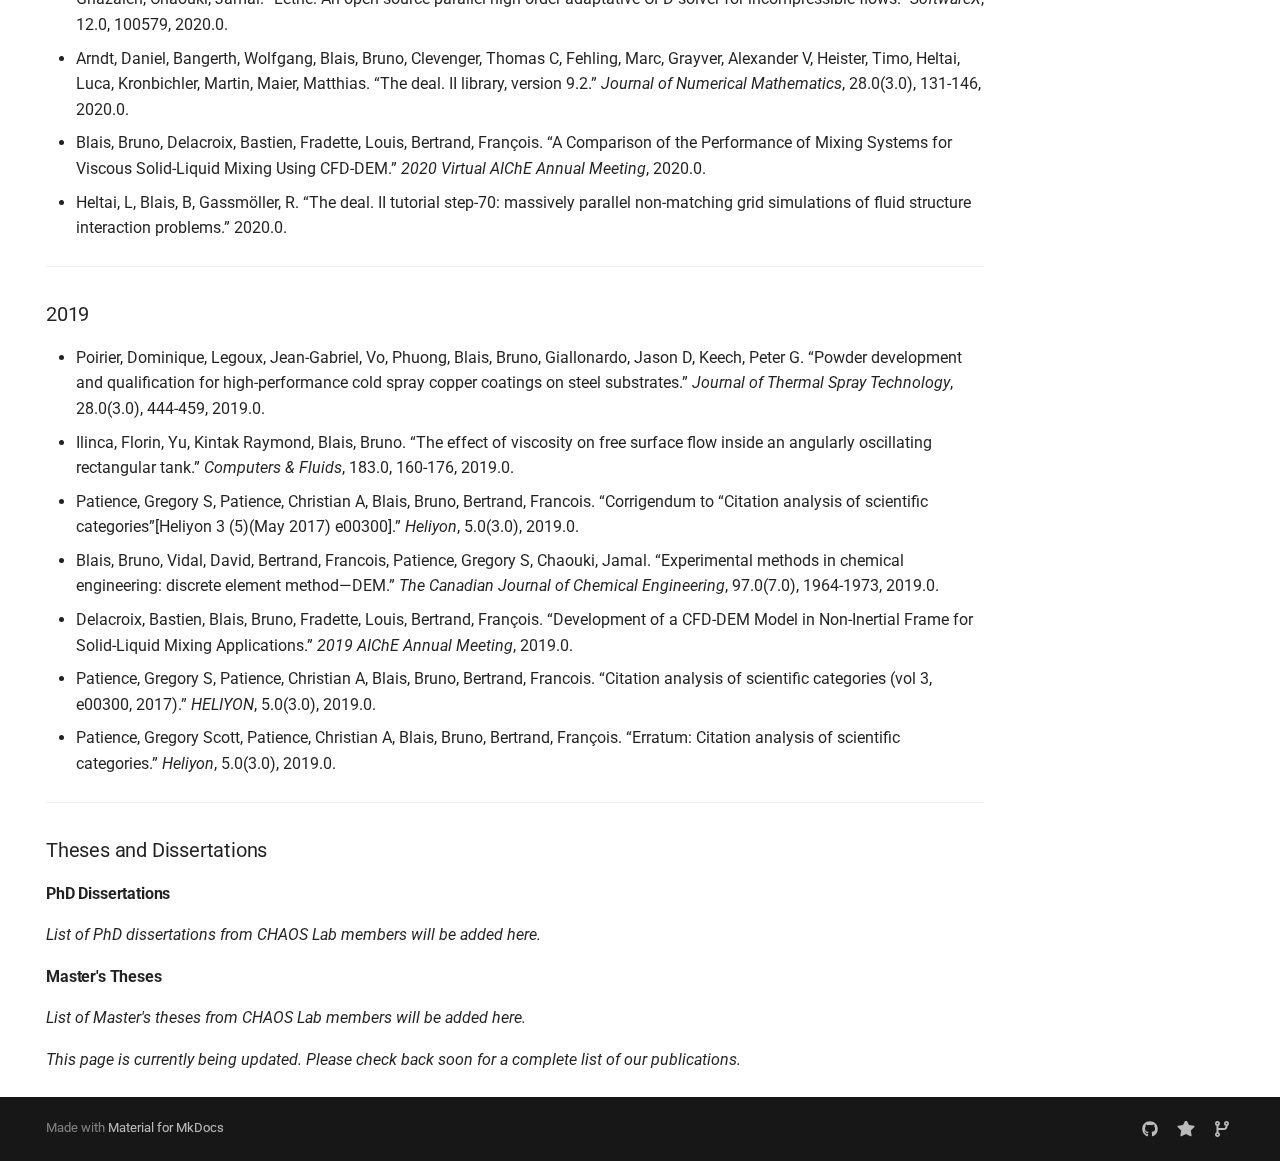
<file: publications/index.html>
<!doctype html>
<html lang="en" class="no-js">
  <head>
    
      <meta charset="utf-8">
      <meta name="viewport" content="width=device-width,initial-scale=1">
      
        <meta name="description" content="Chaos Laboratory Research Group Website">
      
      
        <meta name="author" content="Chaos Laboratory Team">
      
      
      
        <link rel="prev" href="../software/">
      
      
        <link rel="next" href="../blog/">
      
      
      <link rel="icon" href="../assets/chaos_logo_black_without_bkg.png">
      <meta name="generator" content="mkdocs-1.6.1, mkdocs-material-9.6.22">
    
    
      
        <title>Publications - Chaos Laboratory</title>
      
    
    
      <link rel="stylesheet" href="../assets/stylesheets/main.84d31ad4.min.css">
      
        
        <link rel="stylesheet" href="../assets/stylesheets/palette.06af60db.min.css">
      
      


    
    
      
    
    
      
        
        
        <link rel="preconnect" href="https://fonts.gstatic.com" crossorigin>
        <link rel="stylesheet" href="https://fonts.googleapis.com/css?family=Roboto:300,300i,400,400i,700,700i%7CRoboto+Mono:400,400i,700,700i&display=fallback">
        <style>:root{--md-text-font:"Roboto";--md-code-font:"Roboto Mono"}</style>
      
    
    
      <link rel="stylesheet" href="../css/extra.css">
    
      <link rel="stylesheet" href="../css/random-youtube.css">
    
    <script>__md_scope=new URL("..",location),__md_hash=e=>[...e].reduce(((e,_)=>(e<<5)-e+_.charCodeAt(0)),0),__md_get=(e,_=localStorage,t=__md_scope)=>JSON.parse(_.getItem(t.pathname+"."+e)),__md_set=(e,_,t=localStorage,a=__md_scope)=>{try{t.setItem(a.pathname+"."+e,JSON.stringify(_))}catch(e){}}</script>
    
      

    
    
    
  </head>
  
  
    
    
      
    
    
    
    
    <body dir="ltr" data-md-color-scheme="default" data-md-color-primary="black" data-md-color-accent="teal">
  
    
    <input class="md-toggle" data-md-toggle="drawer" type="checkbox" id="__drawer" autocomplete="off">
    <input class="md-toggle" data-md-toggle="search" type="checkbox" id="__search" autocomplete="off">
    <label class="md-overlay" for="__drawer"></label>
    <div data-md-component="skip">
      
        
        <a href="#publications" class="md-skip">
          Skip to content
        </a>
      
    </div>
    <div data-md-component="announce">
      
    </div>
    
    
      

<header class="md-header" data-md-component="header">
  <nav class="md-header__inner md-grid" aria-label="Header">
    <a href=".." title="Chaos Laboratory" class="md-header__button md-logo" aria-label="Chaos Laboratory" data-md-component="logo">
      
  <img src="../assets/chaos_logo_white_without_bkg.png" alt="logo">

    </a>
    <label class="md-header__button md-icon" for="__drawer">
      
      <svg xmlns="http://www.w3.org/2000/svg" viewBox="0 0 24 24"><path d="M3 6h18v2H3zm0 5h18v2H3zm0 5h18v2H3z"/></svg>
    </label>
    <div class="md-header__title" data-md-component="header-title">
      <div class="md-header__ellipsis">
        <div class="md-header__topic">
          <span class="md-ellipsis">
            Chaos Laboratory
          </span>
        </div>
        <div class="md-header__topic" data-md-component="header-topic">
          <span class="md-ellipsis">
            
              Publications
            
          </span>
        </div>
      </div>
    </div>
    
      
        <form class="md-header__option" data-md-component="palette">
  
    
    
    
    <input class="md-option" data-md-color-media="" data-md-color-scheme="default" data-md-color-primary="black" data-md-color-accent="teal"  aria-label="Switch to dark mode"  type="radio" name="__palette" id="__palette_0">
    
      <label class="md-header__button md-icon" title="Switch to dark mode" for="__palette_1" hidden>
        <svg xmlns="http://www.w3.org/2000/svg" viewBox="0 0 24 24"><path d="M12 8a4 4 0 0 0-4 4 4 4 0 0 0 4 4 4 4 0 0 0 4-4 4 4 0 0 0-4-4m0 10a6 6 0 0 1-6-6 6 6 0 0 1 6-6 6 6 0 0 1 6 6 6 6 0 0 1-6 6m8-9.31V4h-4.69L12 .69 8.69 4H4v4.69L.69 12 4 15.31V20h4.69L12 23.31 15.31 20H20v-4.69L23.31 12z"/></svg>
      </label>
    
  
    
    
    
    <input class="md-option" data-md-color-media="" data-md-color-scheme="slate" data-md-color-primary="black" data-md-color-accent="teal"  aria-label="Switch to light mode"  type="radio" name="__palette" id="__palette_1">
    
      <label class="md-header__button md-icon" title="Switch to light mode" for="__palette_0" hidden>
        <svg xmlns="http://www.w3.org/2000/svg" viewBox="0 0 24 24"><path d="M12 18c-.89 0-1.74-.2-2.5-.55C11.56 16.5 13 14.42 13 12s-1.44-4.5-3.5-5.45C10.26 6.2 11.11 6 12 6a6 6 0 0 1 6 6 6 6 0 0 1-6 6m8-9.31V4h-4.69L12 .69 8.69 4H4v4.69L.69 12 4 15.31V20h4.69L12 23.31 15.31 20H20v-4.69L23.31 12z"/></svg>
      </label>
    
  
</form>
      
    
    
      <script>var palette=__md_get("__palette");if(palette&&palette.color){if("(prefers-color-scheme)"===palette.color.media){var media=matchMedia("(prefers-color-scheme: light)"),input=document.querySelector(media.matches?"[data-md-color-media='(prefers-color-scheme: light)']":"[data-md-color-media='(prefers-color-scheme: dark)']");palette.color.media=input.getAttribute("data-md-color-media"),palette.color.scheme=input.getAttribute("data-md-color-scheme"),palette.color.primary=input.getAttribute("data-md-color-primary"),palette.color.accent=input.getAttribute("data-md-color-accent")}for(var[key,value]of Object.entries(palette.color))document.body.setAttribute("data-md-color-"+key,value)}</script>
    
    
    
      
      
        <label class="md-header__button md-icon" for="__search">
          
          <svg xmlns="http://www.w3.org/2000/svg" viewBox="0 0 24 24"><path d="M9.5 3A6.5 6.5 0 0 1 16 9.5c0 1.61-.59 3.09-1.56 4.23l.27.27h.79l5 5-1.5 1.5-5-5v-.79l-.27-.27A6.52 6.52 0 0 1 9.5 16 6.5 6.5 0 0 1 3 9.5 6.5 6.5 0 0 1 9.5 3m0 2C7 5 5 7 5 9.5S7 14 9.5 14 14 12 14 9.5 12 5 9.5 5"/></svg>
        </label>
        <div class="md-search" data-md-component="search" role="dialog">
  <label class="md-search__overlay" for="__search"></label>
  <div class="md-search__inner" role="search">
    <form class="md-search__form" name="search">
      <input type="text" class="md-search__input" name="query" aria-label="Search" placeholder="Search" autocapitalize="off" autocorrect="off" autocomplete="off" spellcheck="false" data-md-component="search-query" required>
      <label class="md-search__icon md-icon" for="__search">
        
        <svg xmlns="http://www.w3.org/2000/svg" viewBox="0 0 24 24"><path d="M9.5 3A6.5 6.5 0 0 1 16 9.5c0 1.61-.59 3.09-1.56 4.23l.27.27h.79l5 5-1.5 1.5-5-5v-.79l-.27-.27A6.52 6.52 0 0 1 9.5 16 6.5 6.5 0 0 1 3 9.5 6.5 6.5 0 0 1 9.5 3m0 2C7 5 5 7 5 9.5S7 14 9.5 14 14 12 14 9.5 12 5 9.5 5"/></svg>
        
        <svg xmlns="http://www.w3.org/2000/svg" viewBox="0 0 24 24"><path d="M20 11v2H8l5.5 5.5-1.42 1.42L4.16 12l7.92-7.92L13.5 5.5 8 11z"/></svg>
      </label>
      <nav class="md-search__options" aria-label="Search">
        
        <button type="reset" class="md-search__icon md-icon" title="Clear" aria-label="Clear" tabindex="-1">
          
          <svg xmlns="http://www.w3.org/2000/svg" viewBox="0 0 24 24"><path d="M19 6.41 17.59 5 12 10.59 6.41 5 5 6.41 10.59 12 5 17.59 6.41 19 12 13.41 17.59 19 19 17.59 13.41 12z"/></svg>
        </button>
      </nav>
      
        <div class="md-search__suggest" data-md-component="search-suggest"></div>
      
    </form>
    <div class="md-search__output">
      <div class="md-search__scrollwrap" tabindex="0" data-md-scrollfix>
        <div class="md-search-result" data-md-component="search-result">
          <div class="md-search-result__meta">
            Initializing search
          </div>
          <ol class="md-search-result__list" role="presentation"></ol>
        </div>
      </div>
    </div>
  </div>
</div>
      
    
    
      <div class="md-header__source">
        <a href="https://github.com/chaos-polymtl/lethe" title="Go to repository" class="md-source" data-md-component="source">
  <div class="md-source__icon md-icon">
    
    <svg xmlns="http://www.w3.org/2000/svg" viewBox="0 0 512 512"><!--! Font Awesome Free 7.1.0 by @fontawesome - https://fontawesome.com License - https://fontawesome.com/license/free (Icons: CC BY 4.0, Fonts: SIL OFL 1.1, Code: MIT License) Copyright 2025 Fonticons, Inc.--><path d="M173.9 397.4c0 2-2.3 3.6-5.2 3.6-3.3.3-5.6-1.3-5.6-3.6 0-2 2.3-3.6 5.2-3.6 3-.3 5.6 1.3 5.6 3.6m-31.1-4.5c-.7 2 1.3 4.3 4.3 4.9 2.6 1 5.6 0 6.2-2s-1.3-4.3-4.3-5.2c-2.6-.7-5.5.3-6.2 2.3m44.2-1.7c-2.9.7-4.9 2.6-4.6 4.9.3 2 2.9 3.3 5.9 2.6 2.9-.7 4.9-2.6 4.6-4.6-.3-1.9-3-3.2-5.9-2.9M252.8 8C114.1 8 8 113.3 8 252c0 110.9 69.8 205.8 169.5 239.2 12.8 2.3 17.3-5.6 17.3-12.1 0-6.2-.3-40.4-.3-61.4 0 0-70 15-84.7-29.8 0 0-11.4-29.1-27.8-36.6 0 0-22.9-15.7 1.6-15.4 0 0 24.9 2 38.6 25.8 21.9 38.6 58.6 27.5 72.9 20.9 2.3-16 8.8-27.1 16-33.7-55.9-6.2-112.3-14.3-112.3-110.5 0-27.5 7.6-41.3 23.6-58.9-2.6-6.5-11.1-33.3 2.6-67.9 20.9-6.5 69 27 69 27 20-5.6 41.5-8.5 62.8-8.5s42.8 2.9 62.8 8.5c0 0 48.1-33.6 69-27 13.7 34.7 5.2 61.4 2.6 67.9 16 17.7 25.8 31.5 25.8 58.9 0 96.5-58.9 104.2-114.8 110.5 9.2 7.9 17 22.9 17 46.4 0 33.7-.3 75.4-.3 83.6 0 6.5 4.6 14.4 17.3 12.1C436.2 457.8 504 362.9 504 252 504 113.3 391.5 8 252.8 8M105.2 352.9c-1.3 1-1 3.3.7 5.2 1.6 1.6 3.9 2.3 5.2 1 1.3-1 1-3.3-.7-5.2-1.6-1.6-3.9-2.3-5.2-1m-10.8-8.1c-.7 1.3.3 2.9 2.3 3.9 1.6 1 3.6.7 4.3-.7.7-1.3-.3-2.9-2.3-3.9-2-.6-3.6-.3-4.3.7m32.4 35.6c-1.6 1.3-1 4.3 1.3 6.2 2.3 2.3 5.2 2.6 6.5 1 1.3-1.3.7-4.3-1.3-6.2-2.2-2.3-5.2-2.6-6.5-1m-11.4-14.7c-1.6 1-1.6 3.6 0 5.9s4.3 3.3 5.6 2.3c1.6-1.3 1.6-3.9 0-6.2-1.4-2.3-4-3.3-5.6-2"/></svg>
  </div>
  <div class="md-source__repository">
    chaos-polymtl/lethe
  </div>
</a>
      </div>
    
  </nav>
  
</header>
    
    <div class="md-container" data-md-component="container">
      
      
        
          
            
<nav class="md-tabs" aria-label="Tabs" data-md-component="tabs">
  <div class="md-grid">
    <ul class="md-tabs__list">
      
        
  
  
  
  
    <li class="md-tabs__item">
      <a href=".." class="md-tabs__link">
        
  
  
    
  
  Home

      </a>
    </li>
  

      
        
  
  
  
  
    <li class="md-tabs__item">
      <a href="../news/" class="md-tabs__link">
        
  
  
    
  
  News

      </a>
    </li>
  

      
        
  
  
  
  
    <li class="md-tabs__item">
      <a href="../team/" class="md-tabs__link">
        
  
  
    
  
  Team

      </a>
    </li>
  

      
        
  
  
  
  
    <li class="md-tabs__item">
      <a href="../research/" class="md-tabs__link">
        
  
  
    
  
  Research

      </a>
    </li>
  

      
        
  
  
  
  
    <li class="md-tabs__item">
      <a href="../software/" class="md-tabs__link">
        
  
  
    
  
  Software

      </a>
    </li>
  

      
        
  
  
  
    
  
  
    <li class="md-tabs__item md-tabs__item--active">
      <a href="./" class="md-tabs__link">
        
  
  
    
  
  Publications

      </a>
    </li>
  

      
        
  
  
  
  
    <li class="md-tabs__item">
      <a href="../blog/" class="md-tabs__link">
        
  
  
    
  
  Blog

      </a>
    </li>
  

      
        
  
  
  
  
    <li class="md-tabs__item">
      <a href="../teaching/" class="md-tabs__link">
        
  
  
    
  
  Teaching

      </a>
    </li>
  

      
    </ul>
  </div>
</nav>
          
        
      
      <main class="md-main" data-md-component="main">
        <div class="md-main__inner md-grid">
          
            
              
                
              
              <div class="md-sidebar md-sidebar--primary" data-md-component="sidebar" data-md-type="navigation" hidden>
                <div class="md-sidebar__scrollwrap">
                  <div class="md-sidebar__inner">
                    


  


<nav class="md-nav md-nav--primary md-nav--lifted" aria-label="Navigation" data-md-level="0">
  <label class="md-nav__title" for="__drawer">
    <a href=".." title="Chaos Laboratory" class="md-nav__button md-logo" aria-label="Chaos Laboratory" data-md-component="logo">
      
  <img src="../assets/chaos_logo_white_without_bkg.png" alt="logo">

    </a>
    Chaos Laboratory
  </label>
  
    <div class="md-nav__source">
      <a href="https://github.com/chaos-polymtl/lethe" title="Go to repository" class="md-source" data-md-component="source">
  <div class="md-source__icon md-icon">
    
    <svg xmlns="http://www.w3.org/2000/svg" viewBox="0 0 512 512"><!--! Font Awesome Free 7.1.0 by @fontawesome - https://fontawesome.com License - https://fontawesome.com/license/free (Icons: CC BY 4.0, Fonts: SIL OFL 1.1, Code: MIT License) Copyright 2025 Fonticons, Inc.--><path d="M173.9 397.4c0 2-2.3 3.6-5.2 3.6-3.3.3-5.6-1.3-5.6-3.6 0-2 2.3-3.6 5.2-3.6 3-.3 5.6 1.3 5.6 3.6m-31.1-4.5c-.7 2 1.3 4.3 4.3 4.9 2.6 1 5.6 0 6.2-2s-1.3-4.3-4.3-5.2c-2.6-.7-5.5.3-6.2 2.3m44.2-1.7c-2.9.7-4.9 2.6-4.6 4.9.3 2 2.9 3.3 5.9 2.6 2.9-.7 4.9-2.6 4.6-4.6-.3-1.9-3-3.2-5.9-2.9M252.8 8C114.1 8 8 113.3 8 252c0 110.9 69.8 205.8 169.5 239.2 12.8 2.3 17.3-5.6 17.3-12.1 0-6.2-.3-40.4-.3-61.4 0 0-70 15-84.7-29.8 0 0-11.4-29.1-27.8-36.6 0 0-22.9-15.7 1.6-15.4 0 0 24.9 2 38.6 25.8 21.9 38.6 58.6 27.5 72.9 20.9 2.3-16 8.8-27.1 16-33.7-55.9-6.2-112.3-14.3-112.3-110.5 0-27.5 7.6-41.3 23.6-58.9-2.6-6.5-11.1-33.3 2.6-67.9 20.9-6.5 69 27 69 27 20-5.6 41.5-8.5 62.8-8.5s42.8 2.9 62.8 8.5c0 0 48.1-33.6 69-27 13.7 34.7 5.2 61.4 2.6 67.9 16 17.7 25.8 31.5 25.8 58.9 0 96.5-58.9 104.2-114.8 110.5 9.2 7.9 17 22.9 17 46.4 0 33.7-.3 75.4-.3 83.6 0 6.5 4.6 14.4 17.3 12.1C436.2 457.8 504 362.9 504 252 504 113.3 391.5 8 252.8 8M105.2 352.9c-1.3 1-1 3.3.7 5.2 1.6 1.6 3.9 2.3 5.2 1 1.3-1 1-3.3-.7-5.2-1.6-1.6-3.9-2.3-5.2-1m-10.8-8.1c-.7 1.3.3 2.9 2.3 3.9 1.6 1 3.6.7 4.3-.7.7-1.3-.3-2.9-2.3-3.9-2-.6-3.6-.3-4.3.7m32.4 35.6c-1.6 1.3-1 4.3 1.3 6.2 2.3 2.3 5.2 2.6 6.5 1 1.3-1.3.7-4.3-1.3-6.2-2.2-2.3-5.2-2.6-6.5-1m-11.4-14.7c-1.6 1-1.6 3.6 0 5.9s4.3 3.3 5.6 2.3c1.6-1.3 1.6-3.9 0-6.2-1.4-2.3-4-3.3-5.6-2"/></svg>
  </div>
  <div class="md-source__repository">
    chaos-polymtl/lethe
  </div>
</a>
    </div>
  
  <ul class="md-nav__list" data-md-scrollfix>
    
      
      
  
  
  
  
    <li class="md-nav__item">
      <a href=".." class="md-nav__link">
        
  
  
  <span class="md-ellipsis">
    Home
    
  </span>
  

      </a>
    </li>
  

    
      
      
  
  
  
  
    <li class="md-nav__item">
      <a href="../news/" class="md-nav__link">
        
  
  
  <span class="md-ellipsis">
    News
    
  </span>
  

      </a>
    </li>
  

    
      
      
  
  
  
  
    <li class="md-nav__item">
      <a href="../team/" class="md-nav__link">
        
  
  
  <span class="md-ellipsis">
    Team
    
  </span>
  

      </a>
    </li>
  

    
      
      
  
  
  
  
    <li class="md-nav__item">
      <a href="../research/" class="md-nav__link">
        
  
  
  <span class="md-ellipsis">
    Research
    
  </span>
  

      </a>
    </li>
  

    
      
      
  
  
  
  
    <li class="md-nav__item">
      <a href="../software/" class="md-nav__link">
        
  
  
  <span class="md-ellipsis">
    Software
    
  </span>
  

      </a>
    </li>
  

    
      
      
  
  
    
  
  
  
    <li class="md-nav__item md-nav__item--active">
      
      <input class="md-nav__toggle md-toggle" type="checkbox" id="__toc">
      
      
        
      
      
        <label class="md-nav__link md-nav__link--active" for="__toc">
          
  
  
  <span class="md-ellipsis">
    Publications
    
  </span>
  

          <span class="md-nav__icon md-icon"></span>
        </label>
      
      <a href="./" class="md-nav__link md-nav__link--active">
        
  
  
  <span class="md-ellipsis">
    Publications
    
  </span>
  

      </a>
      
        

<nav class="md-nav md-nav--secondary" aria-label="Table of contents">
  
  
  
    
  
  
    <label class="md-nav__title" for="__toc">
      <span class="md-nav__icon md-icon"></span>
      Table of contents
    </label>
    <ul class="md-nav__list" data-md-component="toc" data-md-scrollfix>
      
        <li class="md-nav__item">
  <a href="#preprints" class="md-nav__link">
    <span class="md-ellipsis">
      Preprints
    </span>
  </a>
  
</li>
      
        <li class="md-nav__item">
  <a href="#recent-journal-publications" class="md-nav__link">
    <span class="md-ellipsis">
      Recent Journal Publications
    </span>
  </a>
  
    <nav class="md-nav" aria-label="Recent Journal Publications">
      <ul class="md-nav__list">
        
          <li class="md-nav__item">
  <a href="#2025" class="md-nav__link">
    <span class="md-ellipsis">
      2025
    </span>
  </a>
  
</li>
        
          <li class="md-nav__item">
  <a href="#2024" class="md-nav__link">
    <span class="md-ellipsis">
      2024
    </span>
  </a>
  
</li>
        
          <li class="md-nav__item">
  <a href="#2023" class="md-nav__link">
    <span class="md-ellipsis">
      2023
    </span>
  </a>
  
</li>
        
          <li class="md-nav__item">
  <a href="#2022" class="md-nav__link">
    <span class="md-ellipsis">
      2022
    </span>
  </a>
  
</li>
        
          <li class="md-nav__item">
  <a href="#2021" class="md-nav__link">
    <span class="md-ellipsis">
      2021
    </span>
  </a>
  
</li>
        
          <li class="md-nav__item">
  <a href="#2020" class="md-nav__link">
    <span class="md-ellipsis">
      2020
    </span>
  </a>
  
</li>
        
          <li class="md-nav__item">
  <a href="#2019" class="md-nav__link">
    <span class="md-ellipsis">
      2019
    </span>
  </a>
  
</li>
        
          <li class="md-nav__item">
  <a href="#theses-and-dissertations" class="md-nav__link">
    <span class="md-ellipsis">
      Theses and Dissertations
    </span>
  </a>
  
    <nav class="md-nav" aria-label="Theses and Dissertations">
      <ul class="md-nav__list">
        
          <li class="md-nav__item">
  <a href="#phd-dissertations" class="md-nav__link">
    <span class="md-ellipsis">
      PhD Dissertations
    </span>
  </a>
  
</li>
        
          <li class="md-nav__item">
  <a href="#masters-theses" class="md-nav__link">
    <span class="md-ellipsis">
      Master's Theses
    </span>
  </a>
  
</li>
        
      </ul>
    </nav>
  
</li>
        
      </ul>
    </nav>
  
</li>
      
    </ul>
  
</nav>
      
    </li>
  

    
      
      
  
  
  
  
    <li class="md-nav__item">
      <a href="../blog/" class="md-nav__link">
        
  
  
  <span class="md-ellipsis">
    Blog
    
  </span>
  

      </a>
    </li>
  

    
      
      
  
  
  
  
    <li class="md-nav__item">
      <a href="../teaching/" class="md-nav__link">
        
  
  
  <span class="md-ellipsis">
    Teaching
    
  </span>
  

      </a>
    </li>
  

    
  </ul>
</nav>
                  </div>
                </div>
              </div>
            
            
              
                
              
              <div class="md-sidebar md-sidebar--secondary" data-md-component="sidebar" data-md-type="toc" >
                <div class="md-sidebar__scrollwrap">
                  <div class="md-sidebar__inner">
                    

<nav class="md-nav md-nav--secondary" aria-label="Table of contents">
  
  
  
    
  
  
    <label class="md-nav__title" for="__toc">
      <span class="md-nav__icon md-icon"></span>
      Table of contents
    </label>
    <ul class="md-nav__list" data-md-component="toc" data-md-scrollfix>
      
        <li class="md-nav__item">
  <a href="#preprints" class="md-nav__link">
    <span class="md-ellipsis">
      Preprints
    </span>
  </a>
  
</li>
      
        <li class="md-nav__item">
  <a href="#recent-journal-publications" class="md-nav__link">
    <span class="md-ellipsis">
      Recent Journal Publications
    </span>
  </a>
  
    <nav class="md-nav" aria-label="Recent Journal Publications">
      <ul class="md-nav__list">
        
          <li class="md-nav__item">
  <a href="#2025" class="md-nav__link">
    <span class="md-ellipsis">
      2025
    </span>
  </a>
  
</li>
        
          <li class="md-nav__item">
  <a href="#2024" class="md-nav__link">
    <span class="md-ellipsis">
      2024
    </span>
  </a>
  
</li>
        
          <li class="md-nav__item">
  <a href="#2023" class="md-nav__link">
    <span class="md-ellipsis">
      2023
    </span>
  </a>
  
</li>
        
          <li class="md-nav__item">
  <a href="#2022" class="md-nav__link">
    <span class="md-ellipsis">
      2022
    </span>
  </a>
  
</li>
        
          <li class="md-nav__item">
  <a href="#2021" class="md-nav__link">
    <span class="md-ellipsis">
      2021
    </span>
  </a>
  
</li>
        
          <li class="md-nav__item">
  <a href="#2020" class="md-nav__link">
    <span class="md-ellipsis">
      2020
    </span>
  </a>
  
</li>
        
          <li class="md-nav__item">
  <a href="#2019" class="md-nav__link">
    <span class="md-ellipsis">
      2019
    </span>
  </a>
  
</li>
        
          <li class="md-nav__item">
  <a href="#theses-and-dissertations" class="md-nav__link">
    <span class="md-ellipsis">
      Theses and Dissertations
    </span>
  </a>
  
    <nav class="md-nav" aria-label="Theses and Dissertations">
      <ul class="md-nav__list">
        
          <li class="md-nav__item">
  <a href="#phd-dissertations" class="md-nav__link">
    <span class="md-ellipsis">
      PhD Dissertations
    </span>
  </a>
  
</li>
        
          <li class="md-nav__item">
  <a href="#masters-theses" class="md-nav__link">
    <span class="md-ellipsis">
      Master's Theses
    </span>
  </a>
  
</li>
        
      </ul>
    </nav>
  
</li>
        
      </ul>
    </nav>
  
</li>
      
    </ul>
  
</nav>
                  </div>
                </div>
              </div>
            
          
          
            <div class="md-content" data-md-component="content">
              <article class="md-content__inner md-typeset">
                
                  
  



  
  


<h1 id="publications">Publications</h1>
<p>Browse our research publications of the last few years.</p>
<h2 id="preprints">Preprints</h2>
<ul>
<li>
<p>Oliveira Ferreira, Victor, Mainville, Wiebke, Raymond, Vincent, Lamarre, Jean-Michel, Hamel, Antoine, Vaillant, Mikael, Chioua, Moncef, Blais, Bruno. “Active Cooling Device: A Flexible, Lab-Scale Experimental Unit to Develop Spatio-Temporal Temperature Control Strategies.” arXiv e-prints, arXiv:2510.18987, 2025.</p>
</li>
<li>
<p>Gaboriault, Olivier, Timercan, Anatolie, Pelletier, Roger, Lefebvre, Louis-Philippe, Melancon, David, Blais, Bruno. “Increase in packing density during multi-layer powder spreading: An experimental and numerical study.” <em>arXiv preprint arXiv:2509.26402</em>, 2025.</p>
</li>
<li>
<p>Vaillant, Mikael, Ferreira, Victor Oliveira, Mainville, Wiebke, Lamarre, Jean-Michel, Raymond, Vincent, Chioua, Moncef, Blais, Bruno. “Surrogate Model for Heat Transfer Prediction in Impinging Jet Arrays using Dynamic Inlet/Outlet and Flow Rate Control.” <em>arXiv preprint arXiv:2507.07034</em>, 2025.</p>
</li>
</ul>
<h2 id="recent-journal-publications">Recent Journal Publications</h2>
<h3 id="2025">2025</h3>
<ul>
<li>Saavedra, Laura Prieto, Munch, Peter, Blais, Bruno. “A matrix-free stabilized solver for the incompressible Navier-Stokes equations.” <em>Journal of Computational Physics</em>, 538.0, 114186, 2025.</li>
<li>Collard-Daigneault, Audrey, Vidal, David, Bertrand, François, Blais, Bruno. “Enhancing the computational performance of granular flow simulations in DEM and CFD-DEM with Adaptive Sparse Contacts (ASC).” <em>Powder Technology</em>, 452.0, 120530, 2025.</li>
<li>Guévremont, Olivier, Barbeau, Lucka, Moreau, Vaiana, Galli, Federico, Virgilio, Nick, Blais, Bruno. “Robust pore-resolved CFD through porous monoliths reconstructed by micro-computed tomography: From digitization to flow prediction.” <em>Chemical Engineering Journal</em>, 504.0, 158577, 2025.</li>
<li>Schieppati, Dalma, Fattahi, Kobra, Blais, Bruno, Boffito, Daria Camilla, Denner, Fabian. “Acoustic wave propagation in liquid medium and damping mechanisms: modeling and simulation.” <em>Modeling and Simulation of Sono-Processes</em>, 35-57, 2025.</li>
<li>Badran, Youssef, Dupuy, Dorian, Blais, Bruno, Moureau, Vincent, Ansart, Renaud, Chaouki, Jamal, Simonin, Olivier. “Meso-scale numerical analysis of the role of Van der Waals adhesion and static friction in fluidized beds of fine solids.” <em>Powder Technology</em>, 455.0, 120763, 2025.</li>
<li>Mirakhori, Ghazaleh, Doucet, Jocelyn, Chidami, Saad, Blais, Bruno, Chaouki, Jamal. “AI-enhanced radioactive particle tracking: A practical methodology for accelerating industrial process development.” <em>Chemical Engineering Science</em>, 318.0, 122173, 2025.</li>
<li>Prieto Saavedra, Laura, Archambault, Joël, Munch, Peter, Blais, Bruno. “An implicit large-eddy simulation study of the turbulent Taylor-Couette flow with an inner rotating cylinder.” <em>Journal of Turbulence</em>, 1-15, 2025.</li>
<li>Alphonius, Amishga, Barbeau, Lucka, Blais, Bruno, Gaboriault, Olivier, Guévremont, Olivier, Lamouche, Justin, Laurentin, Pierre, Marquis, Oreste, Munch, Peter, Ferreira, Victor Oliveira. “Lethe 1.0: An open-source parallel high-order computational fluid dynamics software framework for single and multiphase flows.” <em>Computer Physics Communications</em>, 109880, 2025.</li>
</ul>
<hr />
<h3 id="2024">2024</h3>
<ul>
<li>Saavedra, Laura Prieto, Radburn, Catherine E Niamh, Collard-Daigneault, Audrey, Blais, Bruno. “An implicit large-eddy simulation perspective on the flow over periodic hills.” <em>Computers &amp; Fluids</em>, 283.0, 106390, 2024.0.</li>
<li>Patience, Gregory S, Villasana, Yanet, Blais, Bruno. “Perspectives on judging posters.” <em>The Canadian Journal of Chemical Engineering</em>, 102.0(1.0), 4-10, 2024.0.</li>
<li>Barbeau, Lucka, Golshan, Shahab, Deng, Jieyao, Étienne, Stéphane, Béguin, Cédric, Blais, Bruno. “High-order moving immersed boundary and its application to a resolved CFD-DEM model.” <em>Computers &amp; Fluids</em>, 268.0, 106094, 2024.0.</li>
<li>Barbeau, Lucka, Étienne, Stéphane, Béguin, Cédric, Blais, Bruno. “Solid–fluid force modeling: Insights from comparing a reduced order model for a pair of particles with resolved CFD-DEM.” <em>International Journal of Multiphase Flow</em>, 178.0, 104882, 2024.0.</li>
<li>Schieppati, Dalma, Mohan, Mood, Blais, Bruno, Fattahi, Kobra, Patience, Gregory S, Simmons, Blake A, Singh, Seema, Boffito, Daria C. “Characterization of the acoustic cavitation in ionic liquids in a horn-type ultrasound reactor.” <em>Ultrasonics Sonochemistry</em>, 102.0, 106721, 2024.0.</li>
<li>Bibeau, Valérie, Boffito, Daria Camilla, Blais, Bruno. “Physics-informed Neural Network to predict kinetics of biodiesel production in microwave reactors.” <em>Chemical Engineering and Processing-Process Intensification</em>, 196.0, 109652, 2024.0.</li>
<li>Oliveira Ferreira, Victor, Blais, Bruno, Cantarelli Lopes, Gabriela. “CFD-DEM study of mixing in a monodispersed solid-liquid fluidized bed.” <em>arXiv e-prints</em>, arXiv: 2406.15674, 2024.0.</li>
<li>Guévremont, Olivier, Barbeau, Lucka, Moreau, Vaiana, Galli, Federico, Virgilio, Nick, Blais, Bruno. “Pore-resolved CFD in Digital Twin of Porous Monoliths Reconstructed by Micro-computed Tomography.” <em>arXiv preprint arXiv:2408.04711</em>, 2024.0.</li>
<li>Mirakhori, Ghazaleh, Doucet, Jocelyn, Chidami, Saad, Blais, Bruno, Chaouki, Jamal. “AI-Enhanced Radioactive Particle Tracking: A Game Changing Methodology for Accelerating Industrial Process Development.” <em>Authorea Preprints</em>, 2024.0.</li>
<li>Bangerth, Wolfgang, Kronbichler, Martin, Maier, Matthias, Arndt, Daniel, Kanschat, Guido, Heister, Timo, Wells, David, Munch, Peter, Heltai, Luca, Turcksin, Bruno. “kinnewig/dealii: Tpetra-Wrappers-alpha.” <em>Zenodo</em>, 2024.0.</li>
<li>Patience, Paul Alexander, Audet, Charles, Blais, Bruno. “Cesogen: Cellular solid generator.” <em>Available at SSRN 5288588</em>, 2024.0.</li>
<li>Africa, Pasquale C, Arndt, Daniel, Bangerth, Wolfgang, Blais, Bruno, Fehling, Marc, Gassmöller, Rene, Heister, Timo, Heltai, Luca, Kinnewig, Sebastian, Kronbichler, Martin. “Journal of numerical mathematics: The deal. II library, Version 9.6.” <em>de Gruyter</em>, 2024.0.</li>
</ul>
<hr />
<h3 id="2023">2023</h3>
<ul>
<li>Daunais, Carole-Anne, Barbeau, Lucka, Blais, Bruno. “An extensive study of shear thinning flow around a spherical particle for power-law and Carreau fluids.” <em>Journal of Non-Newtonian Fluid Mechanics</em>, 311.0, 104951, 2023.0.</li>
<li>Joachim, Jeanne, Daunais, Carole-Anne, Bibeau, Valérie, Heltai, Luca, Blais, Bruno. “A parallel and adaptative Nitsche immersed boundary method to simulate viscous mixing.” <em>Journal of Computational Physics</em>, 488.0, 112189, 2023.0.</li>
<li>El Geitani, Toni, Golshan, Shahab, Blais, Bruno. “Toward High-Order CFD-DEM: Development and Validation.” <em>Industrial &amp; Engineering Chemistry Research</em>, 2023.0.</li>
<li>Bibeau, Valérie, Barbeau, Lucka, Boffito, Daria Camilla, Blais, Bruno. “Artificial neural network to predict the power number of agitated tanks fed by CFD simulations.” <em>The Canadian Journal of Chemical Engineering</em>, 101.0(10.0), 5992-6002, 2023.0.</li>
<li>El Geitani, Toni, Blais, Bruno. “Quadrature-centered averaging scheme for accurate and continuous void fraction calculation in computational fluid dynamics–discrete element method simulations.” <em>Industrial &amp; Engineering Chemistry Research</em>, 62.0(12.0), 5394-5407, 2023.0.</li>
<li>El Geitani, Toni, Golshan, Shahab, Blais, Bruno. “A high-order stabilized solver for the volume averaged Navier-Stokes equations.” <em>International Journal for Numerical Methods in Fluids</em>, 1- 23, 2023.0.</li>
<li>Ferreira, Victor O, El Geitani, Toni, Junior, Daniel Silva, Blais, Bruno, Lopes, Gabriela C. “In-depth validation of unresolved CFD-DEM simulations of liquid fluidized beds.” <em>Powder Technology</em>, 426.0, 118652, 2023.0.</li>
<li>Ferreira, Victor Oliveira, Junior, Daniel Silva, de Melo, Karla Raphaela Braga, Blais, Bruno, Lopes, Gabriela Cantarelli. “Prediction of the bed expansion of a liquid fluidized bed bioreactor applied to wastewater treatment and biogas production.” <em>Energy Conversion and Management</em>, 290.0, 117224, 2023.0.</li>
<li>Mirakhori, Ghazaleh, Collard-Daigneault, Audrey, Alphonius, Amishga, Doucet, Jocelyn, Blais, Bruno, Chaouki, Jamal. “An improved position reconstruction method for radioactive particle tracking.” <em>Nuclear Instruments and Methods in Physics Research Section A: Accelerators, Spectrometers, Detectors and Associated Equipment</em>, 1055.0, 168504, 2023.0.</li>
<li>El Geitani, Toni, Blais, Bruno. “Solid-liquid rotary kilns: An experimental and CFD-DEM study.” <em>Powder Technology</em>, 430.0, 119008, 2023.0.</li>
<li>Arndt, Daniel, Bangerth, Wolfgang, Bergbauer, Maximilian, Feder, Marco, Fehling, Marc, Heinz, Johannes, Heister, Timo, Heltai, Luca, Kronbichler, Martin, Maier, Matthias. “The deal. II library, version 9.5.” <em>Journal of Numerical Mathematics</em>, 31.0(3.0), 231-246, 2023.0.</li>
</ul>
<hr />
<h3 id="2022">2022</h3>
<ul>
<li>Golshan, Shahab, Munch, Peter, Gassmoller, Rene, Kronbichler, Martin, Blais, Bruno. “Lethe-DEM: An open-source parallel discrete element solver with load balancing.” <em>Computational Particle Mechanics</em>, 2022.0.</li>
<li>Golshan, Shahab, Blais, Bruno. “Load-Balancing Strategies in Discrete Element Method Simulations.” <em>Processes</em>, 10.0(1.0), 79, 2022.0.</li>
<li>Rabiee, Roshanak, Monzavi, Mohammad, Shabanian, Jaber, Shams, Alireza, Golshan, Shahab, Jafari, Rouzbeh, Blais, Bruno, Chaouki, Jamal. “Two-Phase flow characterization of a rotating packed bed through CFD simulation in OpenFOAM.” <em>Chemical Engineering Science</em>, 253.0, 117589, 2022.0.</li>
<li>Barbeau, Lucka, Etienne, Stephane, Beguin, Cedric, Blais, Bruno. “Development of a high-order continuous Galerkin sharp-interface immersed boundary method and its application to incompressible flow problems.” <em>Computers &amp; Fluids</em>, 239.0, 105415, 2022.0.</li>
<li>Pahija, Ergys, Golshan, Shahab, Blais, Bruno, Boffito, Daria Camilla. “Perspectives on the process intensification of CO2 capture and utilization.” <em>Chemical Engineering and Processing-Process Intensification</em>, 176.0, 108958, 2022.0.</li>
<li>Sadeghi, Hamed, Diosady, L, Blais, Bruno. “A computational fluid dynamics study on rimming flow in a rotating cylinder.” <em>Physics of Fluids</em>, 34.0(6.0), 2022.0.</li>
<li>Golshan, Shahab, Patience, Gregory S, Zarghami, Reza, Chaouki, Jamal, Blais, Bruno. “Experimental methods in chemical engineering: Optical fibre probes in multiphase systems.” <em>The Canadian Journal of Chemical Engineering</em>, 2022.0.</li>
<li>Golshan, Shahab, Shams, Alireza, Rabiee, Roshanak, Jafari, Rouzbeh, Chaouki, Jamal, Blais, Bruno. “A correlation for average droplet diameter in rotating packed beds.” <em>The Canadian Journal of Chemical Engineering</em>, 2022.0.</li>
</ul>
<hr />
<h3 id="2021">2021</h3>
<ul>
<li>Delacroix, Bastien, Rastoueix, Juliane, Fradette, Louis, Bertrand, François, Blais, Bruno. “CFD-DEM simulations of solid-liquid flow in stirred tanks using a non-inertial frame of reference.” <em>Chemical Engineering Science</em>, 230.0, 116137, 2021.0.</li>
<li>Berard, Ariane, Blais, Bruno, Patience, Gregory S. “Fluidized bed hydrodynamic modeling of CO2 in syngas: Distorted RTD curves due to adsorption on FCC.” <em>AIChE Journal</em>, 67.0(11.0), e17380, 2021.0.</li>
<li>Golshan, Shahab, Blais, Bruno. “Insights into granular mixing in vertical ribbon mixers.” <em>The Canadian Journal of Chemical Engineering</em>, 2021.0.</li>
<li>Bérard, Ariane, Blais, Bruno, Patience, Gregory S. “Residence time distribution in fluidized beds: diffusion, dispersion, and adsorption.” <em>Advanced Powder Technology</em>, 32.0(5.0), 1677-1687, 2021.0.</li>
<li>Golshan, Shahab, Rabiee, Roshanak, Shams, Alireza, Hoballah, Rayane, Maheshwari, Priyank, Jafari, Rouzbeh, Chaouki, Jamal, Blais, Bruno. “On the volume of fluid simulation details and droplet size distribution inside rotating packed beds.” <em>Industrial &amp; Engineering Chemistry Research</em>, 60.0(24.0), 8888-8900, 2021.0.</li>
<li>Delacroix, Bastien, Fradette, Louis, Bertrand, François, Blais, Bruno. “Which impeller should be chosen for efficient solid–liquid mixing in the laminar and transitional regime?.” <em>AIChE Journal</em>, 67.0(11.0), e17360, 2021.0.</li>
<li>Shademani, Maryam, Blais, Bruno, Shakibaeinia, Ahmad. “CFD-DEM modeling of dense sub-aerial and submerged granular collapses.” <em>Water</em>, 13.0(21.0), 2969, 2021.0.</li>
<li>Zarghami, Reza, Sotudeh-Gharebagh, Rahmat, Blais, Buno, Mostoufi, Navid, Chaouki, Jamal. “3 Process extrapolation by simulation.” <em>Scale-Up Processes: Iterative Methods for the Chemical, Mineral and Biological Industries</em>, 57-90, 2021.0.</li>
<li>Bashiri, Hamed, Rabiee, Roshanak, Shams, Alireza, Golshan, Shahab, Blais, Bruno, Chaouki, Jamal. “4 Transition from e-pilot to full commercial scale.” <em>Scale-Up Processes: Iterative Methods for the Chemical, Mineral and Biological Industries</em>, 91-124, 2021.0.</li>
<li>Golshan, Shahab, Rabiee, Roshanak, Shams, Alireza, Hoballah, Rayane, Maheshwari, Priyank, Jafari, Rouzbeh, Chaouki, Jamal, Blais, Bruno. “On the VOF Simulation Details and Droplet Size Distribution inside Rotating Packed Beds.” 2021.0.</li>
<li>Arndt, D, Bangerth, W, Blais, B, Fehling, M, Gassmöller, R, Heister, T, Heltai, L, Köcher, U, Kronbichler, M, Maier, M. “The deal. II library, version 9.3.” <em>Journal of Numerical Mathematics</em>, 29.0, 171-186, 2021.0.</li>
</ul>
<hr />
<h3 id="2020">2020</h3>
<ul>
<li>Bérard, Ariane, Patience, Gregory S, Blais, Bruno. “Experimental methods in chemical engineering: Unresolved CFD‐DEM.” <em>The Canadian Journal of Chemical Engineering</em>, 98.0(2.0), 424-440, 2020.0.</li>
<li>Bérard, Ariane, Blais, Bruno, Patience, Gregory S. “Experimental methods in chemical engineering: Residence time distribution—RTD.” <em>The Canadian Journal of Chemical Engineering</em>, 98.0(4.0), 848-867, 2020.0.</li>
<li>Golshan, Shahab, Sotudeh-Gharebagh, Rahmat, Zarghami, Reza, Mostoufi, Navid, Blais, Bruno, Kuipers, JAM. “Review and implementation of CFD-DEM applied to chemical process systems.” <em>Chemical Engineering Science</em>, 221.0, 115646, 2020.0.</li>
<li>Delacroix, Bastien, Bouarab, Anya, Fradette, Louis, Bertrand, François, Blais, Bruno. “Simulation of granular flow in a rotating frame of reference using the discrete element method.” <em>Powder Technology</em>, 369.0, 146-161, 2020.0.</li>
<li>Golshan, Shahab, Esgandari, Behrad, Zarghami, Reza, Blais, Bruno, Saleh, Khashayar. “Experimental and DEM studies of velocity profiles and residence time distribution of non-spherical particles in silos.” <em>Powder Technology</em>, 373.0, 510-521, 2020.0.</li>
<li>Blais, Bruno, Barbeau, Lucka, Bibeau, Valérie, Gauvin, Simon, El Geitani, Toni, Golshan, Shahab, Kamble, Rajeshwari, Mirakhori, Ghazaleh, Chaouki, Jamal. “Lethe: An open-source parallel high-order adaptative CFD solver for incompressible flows.” <em>SoftwareX</em>, 12.0, 100579, 2020.0.</li>
<li>Arndt, Daniel, Bangerth, Wolfgang, Blais, Bruno, Clevenger, Thomas C, Fehling, Marc, Grayver, Alexander V, Heister, Timo, Heltai, Luca, Kronbichler, Martin, Maier, Matthias. “The deal. II library, version 9.2.” <em>Journal of Numerical Mathematics</em>, 28.0(3.0), 131-146, 2020.0.</li>
<li>Blais, Bruno, Delacroix, Bastien, Fradette, Louis, Bertrand, François. “A Comparison of the Performance of Mixing Systems for Viscous Solid-Liquid Mixing Using CFD-DEM.” <em>2020 Virtual AIChE Annual Meeting</em>, 2020.0.</li>
<li>Heltai, L, Blais, B, Gassmöller, R. “The deal. II tutorial step-70: massively parallel non-matching grid simulations of fluid structure interaction problems.” 2020.0.</li>
</ul>
<hr />
<h3 id="2019">2019</h3>
<ul>
<li>Poirier, Dominique, Legoux, Jean-Gabriel, Vo, Phuong, Blais, Bruno, Giallonardo, Jason D, Keech, Peter G. “Powder development and qualification for high-performance cold spray copper coatings on steel substrates.” <em>Journal of Thermal Spray Technology</em>, 28.0(3.0), 444-459, 2019.0.</li>
<li>Ilinca, Florin, Yu, Kintak Raymond, Blais, Bruno. “The effect of viscosity on free surface flow inside an angularly oscillating rectangular tank.” <em>Computers &amp; Fluids</em>, 183.0, 160-176, 2019.0.</li>
<li>Patience, Gregory S, Patience, Christian A, Blais, Bruno, Bertrand, Francois. “Corrigendum to “Citation analysis of scientific categories”[Heliyon 3 (5)(May 2017) e00300].” <em>Heliyon</em>, 5.0(3.0), 2019.0.</li>
<li>Blais, Bruno, Vidal, David, Bertrand, Francois, Patience, Gregory S, Chaouki, Jamal. “Experimental methods in chemical engineering: discrete element method—DEM.” <em>The Canadian Journal of Chemical Engineering</em>, 97.0(7.0), 1964-1973, 2019.0.</li>
<li>Delacroix, Bastien, Blais, Bruno, Fradette, Louis, Bertrand, François. “Development of a CFD-DEM Model in Non-Inertial Frame for Solid-Liquid Mixing Applications.” <em>2019 AIChE Annual Meeting</em>, 2019.0.</li>
<li>Patience, Gregory S, Patience, Christian A, Blais, Bruno, Bertrand, Francois. “Citation analysis of scientific categories (vol 3, e00300, 2017).” <em>HELIYON</em>, 5.0(3.0), 2019.0.</li>
<li>Patience, Gregory Scott, Patience, Christian A, Blais, Bruno, Bertrand, François. “Erratum: Citation analysis of scientific categories.” <em>Heliyon</em>, 5.0(3.0), 2019.0.</li>
</ul>
<hr />
<h3 id="theses-and-dissertations">Theses and Dissertations</h3>
<h4 id="phd-dissertations">PhD Dissertations</h4>
<p><em>List of PhD dissertations from CHAOS Lab members will be added here.</em></p>
<h4 id="masters-theses">Master's Theses</h4>
<p><em>List of Master's theses from CHAOS Lab members will be added here.</em></p>
<p><em>This page is currently being updated. Please check back soon for a complete list of our publications.</em></p>







  
  




  



                
              </article>
            </div>
          
          
  <script>var tabs=__md_get("__tabs");if(Array.isArray(tabs))e:for(var set of document.querySelectorAll(".tabbed-set")){var labels=set.querySelector(".tabbed-labels");for(var tab of tabs)for(var label of labels.getElementsByTagName("label"))if(label.innerText.trim()===tab){var input=document.getElementById(label.htmlFor);input.checked=!0;continue e}}</script>

<script>var target=document.getElementById(location.hash.slice(1));target&&target.name&&(target.checked=target.name.startsWith("__tabbed_"))</script>
        </div>
        
      </main>
      
        <footer class="md-footer">
  
  <div class="md-footer-meta md-typeset">
    <div class="md-footer-meta__inner md-grid">
      <div class="md-copyright">
  
  
    Made with
    <a href="https://squidfunk.github.io/mkdocs-material/" target="_blank" rel="noopener">
      Material for MkDocs
    </a>
  
</div>
      
        
<div class="md-social">
  
    
    
    
    
      
      
    
    <a href="https://github.com/chaos-polymtl" target="_blank" rel="noopener" title="github.com" class="md-social__link">
      <svg xmlns="http://www.w3.org/2000/svg" viewBox="0 0 512 512"><!--! Font Awesome Free 7.1.0 by @fontawesome - https://fontawesome.com License - https://fontawesome.com/license/free (Icons: CC BY 4.0, Fonts: SIL OFL 1.1, Code: MIT License) Copyright 2025 Fonticons, Inc.--><path d="M173.9 397.4c0 2-2.3 3.6-5.2 3.6-3.3.3-5.6-1.3-5.6-3.6 0-2 2.3-3.6 5.2-3.6 3-.3 5.6 1.3 5.6 3.6m-31.1-4.5c-.7 2 1.3 4.3 4.3 4.9 2.6 1 5.6 0 6.2-2s-1.3-4.3-4.3-5.2c-2.6-.7-5.5.3-6.2 2.3m44.2-1.7c-2.9.7-4.9 2.6-4.6 4.9.3 2 2.9 3.3 5.9 2.6 2.9-.7 4.9-2.6 4.6-4.6-.3-1.9-3-3.2-5.9-2.9M252.8 8C114.1 8 8 113.3 8 252c0 110.9 69.8 205.8 169.5 239.2 12.8 2.3 17.3-5.6 17.3-12.1 0-6.2-.3-40.4-.3-61.4 0 0-70 15-84.7-29.8 0 0-11.4-29.1-27.8-36.6 0 0-22.9-15.7 1.6-15.4 0 0 24.9 2 38.6 25.8 21.9 38.6 58.6 27.5 72.9 20.9 2.3-16 8.8-27.1 16-33.7-55.9-6.2-112.3-14.3-112.3-110.5 0-27.5 7.6-41.3 23.6-58.9-2.6-6.5-11.1-33.3 2.6-67.9 20.9-6.5 69 27 69 27 20-5.6 41.5-8.5 62.8-8.5s42.8 2.9 62.8 8.5c0 0 48.1-33.6 69-27 13.7 34.7 5.2 61.4 2.6 67.9 16 17.7 25.8 31.5 25.8 58.9 0 96.5-58.9 104.2-114.8 110.5 9.2 7.9 17 22.9 17 46.4 0 33.7-.3 75.4-.3 83.6 0 6.5 4.6 14.4 17.3 12.1C436.2 457.8 504 362.9 504 252 504 113.3 391.5 8 252.8 8M105.2 352.9c-1.3 1-1 3.3.7 5.2 1.6 1.6 3.9 2.3 5.2 1 1.3-1 1-3.3-.7-5.2-1.6-1.6-3.9-2.3-5.2-1m-10.8-8.1c-.7 1.3.3 2.9 2.3 3.9 1.6 1 3.6.7 4.3-.7.7-1.3-.3-2.9-2.3-3.9-2-.6-3.6-.3-4.3.7m32.4 35.6c-1.6 1.3-1 4.3 1.3 6.2 2.3 2.3 5.2 2.6 6.5 1 1.3-1.3.7-4.3-1.3-6.2-2.2-2.3-5.2-2.6-6.5-1m-11.4-14.7c-1.6 1-1.6 3.6 0 5.9s4.3 3.3 5.6 2.3c1.6-1.3 1.6-3.9 0-6.2-1.4-2.3-4-3.3-5.6-2"/></svg>
    </a>
  
    
    
    
    
      
      
    
    <a href="https://github.com/chaos-polymtl/lethe/stargazers" target="_blank" rel="noopener" title="github.com" class="md-social__link">
      <svg xmlns="http://www.w3.org/2000/svg" viewBox="0 0 576 512"><!--! Font Awesome Free 7.1.0 by @fontawesome - https://fontawesome.com License - https://fontawesome.com/license/free (Icons: CC BY 4.0, Fonts: SIL OFL 1.1, Code: MIT License) Copyright 2025 Fonticons, Inc.--><path d="M309.5-18.9c-4.1-8-12.4-13.1-21.4-13.1s-17.3 5.1-21.4 13.1l-73.6 144.2-159.9 25.4c-8.9 1.4-16.3 7.7-19.1 16.3s-.5 18 5.8 24.4l114.4 114.5-25.2 159.9c-1.4 8.9 2.3 17.9 9.6 23.2s16.9 6.1 25 2l144.4-73.4L432.4 491c8 4.1 17.7 3.3 25-2s11-14.2 9.6-23.2l-25.3-159.9 114.4-114.5c6.4-6.4 8.6-15.8 5.8-24.4s-10.1-14.9-19.1-16.3L383 125.3z"/></svg>
    </a>
  
    
    
    
    
      
      
    
    <a href="https://github.com/chaos-polymtl/lethe/network/members" target="_blank" rel="noopener" title="github.com" class="md-social__link">
      <svg xmlns="http://www.w3.org/2000/svg" viewBox="0 0 448 512"><!--! Font Awesome Free 7.1.0 by @fontawesome - https://fontawesome.com License - https://fontawesome.com/license/free (Icons: CC BY 4.0, Fonts: SIL OFL 1.1, Code: MIT License) Copyright 2025 Fonticons, Inc.--><path d="M80 104a24 24 0 1 0 0-48 24 24 0 1 0 0 48m80-24c0 32.8-19.7 61-48 73.3V224h176c26.5 0 48-21.5 48-48v-22.7c-28.3-12.3-48-40.5-48-73.3 0-44.2 35.8-80 80-80s80 35.8 80 80c0 32.8-19.7 61-48 73.3V176c0 61.9-50.1 112-112 112H112v70.7c28.3 12.3 48 40.5 48 73.3 0 44.2-35.8 80-80 80S0 476.2 0 432c0-32.8 19.7-61 48-73.3V153.4C19.7 141 0 112.8 0 80 0 35.8 35.8 0 80 0s80 35.8 80 80m232 0a24 24 0 1 0-48 0 24 24 0 1 0 48 0M80 456a24 24 0 1 0 0-48 24 24 0 1 0 0 48"/></svg>
    </a>
  
</div>
      
    </div>
  </div>
</footer>
      
    </div>
    <div class="md-dialog" data-md-component="dialog">
      <div class="md-dialog__inner md-typeset"></div>
    </div>
    
    
    
      
      <script id="__config" type="application/json">{"base": "..", "features": ["navigation.tabs", "navigation.sections", "navigation.expand", "search.suggest", "search.highlight", "content.tabs.link", "content.code.annotation", "content.code.copy"], "search": "../assets/javascripts/workers/search.973d3a69.min.js", "tags": null, "translations": {"clipboard.copied": "Copied to clipboard", "clipboard.copy": "Copy to clipboard", "search.result.more.one": "1 more on this page", "search.result.more.other": "# more on this page", "search.result.none": "No matching documents", "search.result.one": "1 matching document", "search.result.other": "# matching documents", "search.result.placeholder": "Type to start searching", "search.result.term.missing": "Missing", "select.version": "Select version"}, "version": null}</script>
    
    
      <script src="../assets/javascripts/bundle.f55a23d4.min.js"></script>
      
        <script src="../js/random-youtube.js"></script>
      
    
  </body>
</html>
</file>
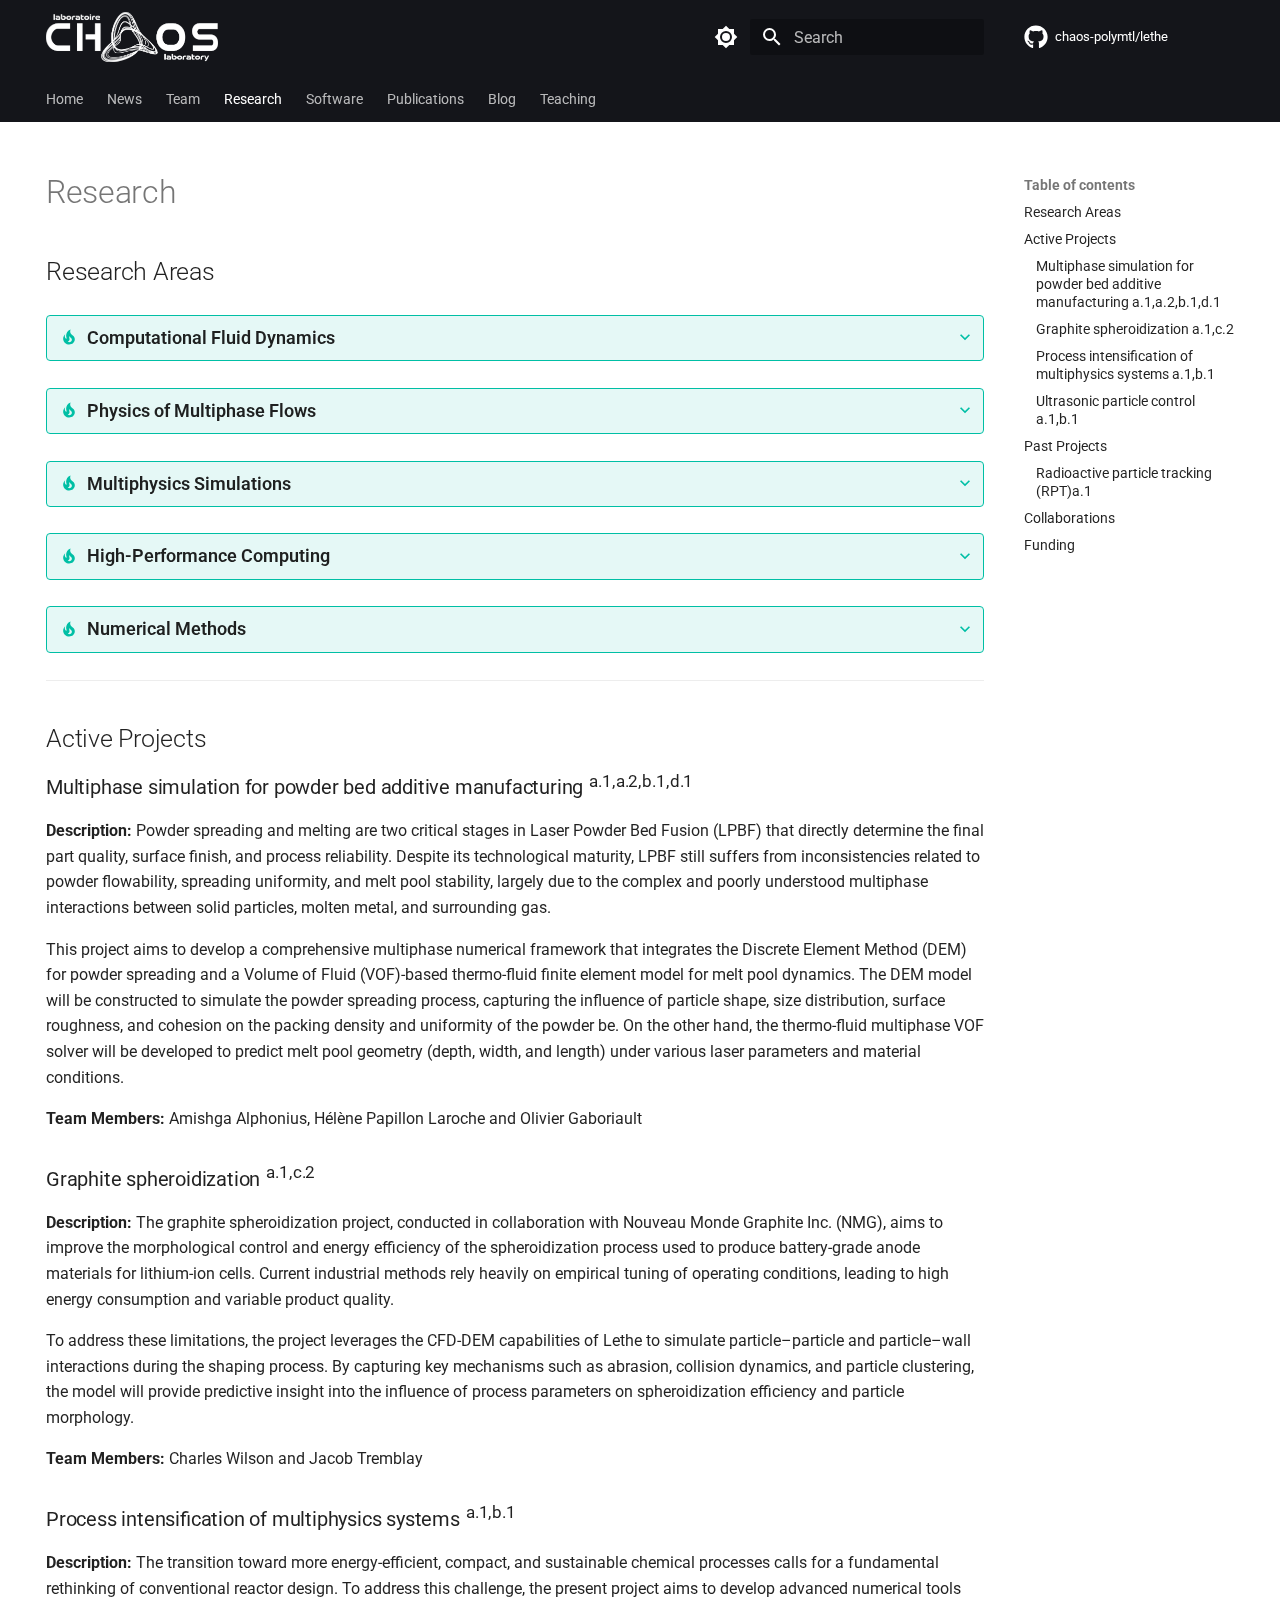
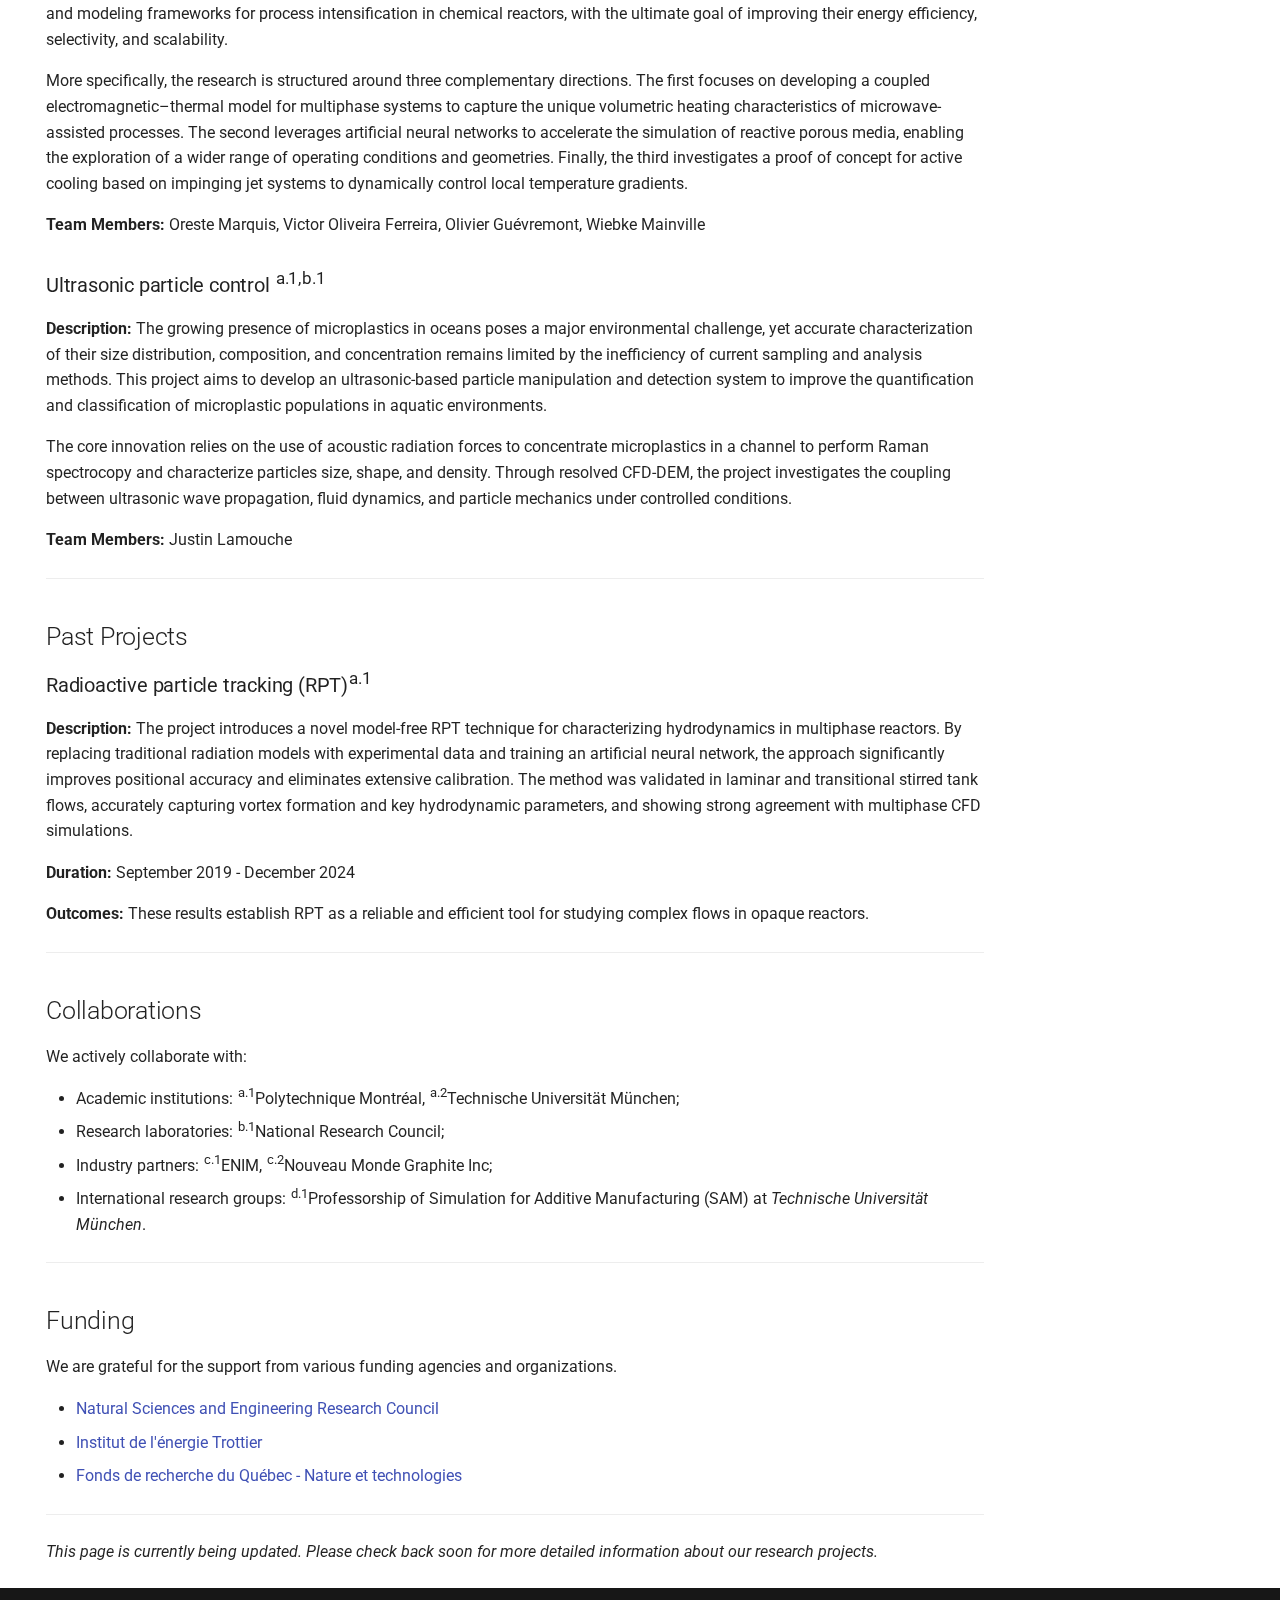
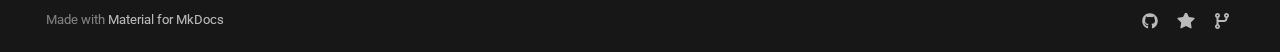
<file: research/index.html>
<!doctype html>
<html lang="en" class="no-js">
  <head>
    
      <meta charset="utf-8">
      <meta name="viewport" content="width=device-width,initial-scale=1">
      
        <meta name="description" content="Chaos Laboratory Research Group Website">
      
      
        <meta name="author" content="Chaos Laboratory Team">
      
      
      
        <link rel="prev" href="../team/">
      
      
        <link rel="next" href="../software/">
      
      
      <link rel="icon" href="../assets/chaos_logo_black_without_bkg.png">
      <meta name="generator" content="mkdocs-1.6.1, mkdocs-material-9.6.22">
    
    
      
        <title>Research - Chaos Laboratory</title>
      
    
    
      <link rel="stylesheet" href="../assets/stylesheets/main.84d31ad4.min.css">
      
        
        <link rel="stylesheet" href="../assets/stylesheets/palette.06af60db.min.css">
      
      


    
    
      
    
    
      
        
        
        <link rel="preconnect" href="https://fonts.gstatic.com" crossorigin>
        <link rel="stylesheet" href="https://fonts.googleapis.com/css?family=Roboto:300,300i,400,400i,700,700i%7CRoboto+Mono:400,400i,700,700i&display=fallback">
        <style>:root{--md-text-font:"Roboto";--md-code-font:"Roboto Mono"}</style>
      
    
    
      <link rel="stylesheet" href="../css/extra.css">
    
      <link rel="stylesheet" href="../css/random-youtube.css">
    
    <script>__md_scope=new URL("..",location),__md_hash=e=>[...e].reduce(((e,_)=>(e<<5)-e+_.charCodeAt(0)),0),__md_get=(e,_=localStorage,t=__md_scope)=>JSON.parse(_.getItem(t.pathname+"."+e)),__md_set=(e,_,t=localStorage,a=__md_scope)=>{try{t.setItem(a.pathname+"."+e,JSON.stringify(_))}catch(e){}}</script>
    
      

    
    
    
  </head>
  
  
    
    
      
    
    
    
    
    <body dir="ltr" data-md-color-scheme="default" data-md-color-primary="black" data-md-color-accent="teal">
  
    
    <input class="md-toggle" data-md-toggle="drawer" type="checkbox" id="__drawer" autocomplete="off">
    <input class="md-toggle" data-md-toggle="search" type="checkbox" id="__search" autocomplete="off">
    <label class="md-overlay" for="__drawer"></label>
    <div data-md-component="skip">
      
        
        <a href="#research" class="md-skip">
          Skip to content
        </a>
      
    </div>
    <div data-md-component="announce">
      
    </div>
    
    
      

<header class="md-header" data-md-component="header">
  <nav class="md-header__inner md-grid" aria-label="Header">
    <a href=".." title="Chaos Laboratory" class="md-header__button md-logo" aria-label="Chaos Laboratory" data-md-component="logo">
      
  <img src="../assets/chaos_logo_white_without_bkg.png" alt="logo">

    </a>
    <label class="md-header__button md-icon" for="__drawer">
      
      <svg xmlns="http://www.w3.org/2000/svg" viewBox="0 0 24 24"><path d="M3 6h18v2H3zm0 5h18v2H3zm0 5h18v2H3z"/></svg>
    </label>
    <div class="md-header__title" data-md-component="header-title">
      <div class="md-header__ellipsis">
        <div class="md-header__topic">
          <span class="md-ellipsis">
            Chaos Laboratory
          </span>
        </div>
        <div class="md-header__topic" data-md-component="header-topic">
          <span class="md-ellipsis">
            
              Research
            
          </span>
        </div>
      </div>
    </div>
    
      
        <form class="md-header__option" data-md-component="palette">
  
    
    
    
    <input class="md-option" data-md-color-media="" data-md-color-scheme="default" data-md-color-primary="black" data-md-color-accent="teal"  aria-label="Switch to dark mode"  type="radio" name="__palette" id="__palette_0">
    
      <label class="md-header__button md-icon" title="Switch to dark mode" for="__palette_1" hidden>
        <svg xmlns="http://www.w3.org/2000/svg" viewBox="0 0 24 24"><path d="M12 8a4 4 0 0 0-4 4 4 4 0 0 0 4 4 4 4 0 0 0 4-4 4 4 0 0 0-4-4m0 10a6 6 0 0 1-6-6 6 6 0 0 1 6-6 6 6 0 0 1 6 6 6 6 0 0 1-6 6m8-9.31V4h-4.69L12 .69 8.69 4H4v4.69L.69 12 4 15.31V20h4.69L12 23.31 15.31 20H20v-4.69L23.31 12z"/></svg>
      </label>
    
  
    
    
    
    <input class="md-option" data-md-color-media="" data-md-color-scheme="slate" data-md-color-primary="black" data-md-color-accent="teal"  aria-label="Switch to light mode"  type="radio" name="__palette" id="__palette_1">
    
      <label class="md-header__button md-icon" title="Switch to light mode" for="__palette_0" hidden>
        <svg xmlns="http://www.w3.org/2000/svg" viewBox="0 0 24 24"><path d="M12 18c-.89 0-1.74-.2-2.5-.55C11.56 16.5 13 14.42 13 12s-1.44-4.5-3.5-5.45C10.26 6.2 11.11 6 12 6a6 6 0 0 1 6 6 6 6 0 0 1-6 6m8-9.31V4h-4.69L12 .69 8.69 4H4v4.69L.69 12 4 15.31V20h4.69L12 23.31 15.31 20H20v-4.69L23.31 12z"/></svg>
      </label>
    
  
</form>
      
    
    
      <script>var palette=__md_get("__palette");if(palette&&palette.color){if("(prefers-color-scheme)"===palette.color.media){var media=matchMedia("(prefers-color-scheme: light)"),input=document.querySelector(media.matches?"[data-md-color-media='(prefers-color-scheme: light)']":"[data-md-color-media='(prefers-color-scheme: dark)']");palette.color.media=input.getAttribute("data-md-color-media"),palette.color.scheme=input.getAttribute("data-md-color-scheme"),palette.color.primary=input.getAttribute("data-md-color-primary"),palette.color.accent=input.getAttribute("data-md-color-accent")}for(var[key,value]of Object.entries(palette.color))document.body.setAttribute("data-md-color-"+key,value)}</script>
    
    
    
      
      
        <label class="md-header__button md-icon" for="__search">
          
          <svg xmlns="http://www.w3.org/2000/svg" viewBox="0 0 24 24"><path d="M9.5 3A6.5 6.5 0 0 1 16 9.5c0 1.61-.59 3.09-1.56 4.23l.27.27h.79l5 5-1.5 1.5-5-5v-.79l-.27-.27A6.52 6.52 0 0 1 9.5 16 6.5 6.5 0 0 1 3 9.5 6.5 6.5 0 0 1 9.5 3m0 2C7 5 5 7 5 9.5S7 14 9.5 14 14 12 14 9.5 12 5 9.5 5"/></svg>
        </label>
        <div class="md-search" data-md-component="search" role="dialog">
  <label class="md-search__overlay" for="__search"></label>
  <div class="md-search__inner" role="search">
    <form class="md-search__form" name="search">
      <input type="text" class="md-search__input" name="query" aria-label="Search" placeholder="Search" autocapitalize="off" autocorrect="off" autocomplete="off" spellcheck="false" data-md-component="search-query" required>
      <label class="md-search__icon md-icon" for="__search">
        
        <svg xmlns="http://www.w3.org/2000/svg" viewBox="0 0 24 24"><path d="M9.5 3A6.5 6.5 0 0 1 16 9.5c0 1.61-.59 3.09-1.56 4.23l.27.27h.79l5 5-1.5 1.5-5-5v-.79l-.27-.27A6.52 6.52 0 0 1 9.5 16 6.5 6.5 0 0 1 3 9.5 6.5 6.5 0 0 1 9.5 3m0 2C7 5 5 7 5 9.5S7 14 9.5 14 14 12 14 9.5 12 5 9.5 5"/></svg>
        
        <svg xmlns="http://www.w3.org/2000/svg" viewBox="0 0 24 24"><path d="M20 11v2H8l5.5 5.5-1.42 1.42L4.16 12l7.92-7.92L13.5 5.5 8 11z"/></svg>
      </label>
      <nav class="md-search__options" aria-label="Search">
        
        <button type="reset" class="md-search__icon md-icon" title="Clear" aria-label="Clear" tabindex="-1">
          
          <svg xmlns="http://www.w3.org/2000/svg" viewBox="0 0 24 24"><path d="M19 6.41 17.59 5 12 10.59 6.41 5 5 6.41 10.59 12 5 17.59 6.41 19 12 13.41 17.59 19 19 17.59 13.41 12z"/></svg>
        </button>
      </nav>
      
        <div class="md-search__suggest" data-md-component="search-suggest"></div>
      
    </form>
    <div class="md-search__output">
      <div class="md-search__scrollwrap" tabindex="0" data-md-scrollfix>
        <div class="md-search-result" data-md-component="search-result">
          <div class="md-search-result__meta">
            Initializing search
          </div>
          <ol class="md-search-result__list" role="presentation"></ol>
        </div>
      </div>
    </div>
  </div>
</div>
      
    
    
      <div class="md-header__source">
        <a href="https://github.com/chaos-polymtl/lethe" title="Go to repository" class="md-source" data-md-component="source">
  <div class="md-source__icon md-icon">
    
    <svg xmlns="http://www.w3.org/2000/svg" viewBox="0 0 512 512"><!--! Font Awesome Free 7.1.0 by @fontawesome - https://fontawesome.com License - https://fontawesome.com/license/free (Icons: CC BY 4.0, Fonts: SIL OFL 1.1, Code: MIT License) Copyright 2025 Fonticons, Inc.--><path d="M173.9 397.4c0 2-2.3 3.6-5.2 3.6-3.3.3-5.6-1.3-5.6-3.6 0-2 2.3-3.6 5.2-3.6 3-.3 5.6 1.3 5.6 3.6m-31.1-4.5c-.7 2 1.3 4.3 4.3 4.9 2.6 1 5.6 0 6.2-2s-1.3-4.3-4.3-5.2c-2.6-.7-5.5.3-6.2 2.3m44.2-1.7c-2.9.7-4.9 2.6-4.6 4.9.3 2 2.9 3.3 5.9 2.6 2.9-.7 4.9-2.6 4.6-4.6-.3-1.9-3-3.2-5.9-2.9M252.8 8C114.1 8 8 113.3 8 252c0 110.9 69.8 205.8 169.5 239.2 12.8 2.3 17.3-5.6 17.3-12.1 0-6.2-.3-40.4-.3-61.4 0 0-70 15-84.7-29.8 0 0-11.4-29.1-27.8-36.6 0 0-22.9-15.7 1.6-15.4 0 0 24.9 2 38.6 25.8 21.9 38.6 58.6 27.5 72.9 20.9 2.3-16 8.8-27.1 16-33.7-55.9-6.2-112.3-14.3-112.3-110.5 0-27.5 7.6-41.3 23.6-58.9-2.6-6.5-11.1-33.3 2.6-67.9 20.9-6.5 69 27 69 27 20-5.6 41.5-8.5 62.8-8.5s42.8 2.9 62.8 8.5c0 0 48.1-33.6 69-27 13.7 34.7 5.2 61.4 2.6 67.9 16 17.7 25.8 31.5 25.8 58.9 0 96.5-58.9 104.2-114.8 110.5 9.2 7.9 17 22.9 17 46.4 0 33.7-.3 75.4-.3 83.6 0 6.5 4.6 14.4 17.3 12.1C436.2 457.8 504 362.9 504 252 504 113.3 391.5 8 252.8 8M105.2 352.9c-1.3 1-1 3.3.7 5.2 1.6 1.6 3.9 2.3 5.2 1 1.3-1 1-3.3-.7-5.2-1.6-1.6-3.9-2.3-5.2-1m-10.8-8.1c-.7 1.3.3 2.9 2.3 3.9 1.6 1 3.6.7 4.3-.7.7-1.3-.3-2.9-2.3-3.9-2-.6-3.6-.3-4.3.7m32.4 35.6c-1.6 1.3-1 4.3 1.3 6.2 2.3 2.3 5.2 2.6 6.5 1 1.3-1.3.7-4.3-1.3-6.2-2.2-2.3-5.2-2.6-6.5-1m-11.4-14.7c-1.6 1-1.6 3.6 0 5.9s4.3 3.3 5.6 2.3c1.6-1.3 1.6-3.9 0-6.2-1.4-2.3-4-3.3-5.6-2"/></svg>
  </div>
  <div class="md-source__repository">
    chaos-polymtl/lethe
  </div>
</a>
      </div>
    
  </nav>
  
</header>
    
    <div class="md-container" data-md-component="container">
      
      
        
          
            
<nav class="md-tabs" aria-label="Tabs" data-md-component="tabs">
  <div class="md-grid">
    <ul class="md-tabs__list">
      
        
  
  
  
  
    <li class="md-tabs__item">
      <a href=".." class="md-tabs__link">
        
  
  
    
  
  Home

      </a>
    </li>
  

      
        
  
  
  
  
    <li class="md-tabs__item">
      <a href="../news/" class="md-tabs__link">
        
  
  
    
  
  News

      </a>
    </li>
  

      
        
  
  
  
  
    <li class="md-tabs__item">
      <a href="../team/" class="md-tabs__link">
        
  
  
    
  
  Team

      </a>
    </li>
  

      
        
  
  
  
    
  
  
    <li class="md-tabs__item md-tabs__item--active">
      <a href="./" class="md-tabs__link">
        
  
  
    
  
  Research

      </a>
    </li>
  

      
        
  
  
  
  
    <li class="md-tabs__item">
      <a href="../software/" class="md-tabs__link">
        
  
  
    
  
  Software

      </a>
    </li>
  

      
        
  
  
  
  
    <li class="md-tabs__item">
      <a href="../publications/" class="md-tabs__link">
        
  
  
    
  
  Publications

      </a>
    </li>
  

      
        
  
  
  
  
    <li class="md-tabs__item">
      <a href="../blog/" class="md-tabs__link">
        
  
  
    
  
  Blog

      </a>
    </li>
  

      
        
  
  
  
  
    <li class="md-tabs__item">
      <a href="../teaching/" class="md-tabs__link">
        
  
  
    
  
  Teaching

      </a>
    </li>
  

      
    </ul>
  </div>
</nav>
          
        
      
      <main class="md-main" data-md-component="main">
        <div class="md-main__inner md-grid">
          
            
              
                
              
              <div class="md-sidebar md-sidebar--primary" data-md-component="sidebar" data-md-type="navigation" hidden>
                <div class="md-sidebar__scrollwrap">
                  <div class="md-sidebar__inner">
                    


  


<nav class="md-nav md-nav--primary md-nav--lifted" aria-label="Navigation" data-md-level="0">
  <label class="md-nav__title" for="__drawer">
    <a href=".." title="Chaos Laboratory" class="md-nav__button md-logo" aria-label="Chaos Laboratory" data-md-component="logo">
      
  <img src="../assets/chaos_logo_white_without_bkg.png" alt="logo">

    </a>
    Chaos Laboratory
  </label>
  
    <div class="md-nav__source">
      <a href="https://github.com/chaos-polymtl/lethe" title="Go to repository" class="md-source" data-md-component="source">
  <div class="md-source__icon md-icon">
    
    <svg xmlns="http://www.w3.org/2000/svg" viewBox="0 0 512 512"><!--! Font Awesome Free 7.1.0 by @fontawesome - https://fontawesome.com License - https://fontawesome.com/license/free (Icons: CC BY 4.0, Fonts: SIL OFL 1.1, Code: MIT License) Copyright 2025 Fonticons, Inc.--><path d="M173.9 397.4c0 2-2.3 3.6-5.2 3.6-3.3.3-5.6-1.3-5.6-3.6 0-2 2.3-3.6 5.2-3.6 3-.3 5.6 1.3 5.6 3.6m-31.1-4.5c-.7 2 1.3 4.3 4.3 4.9 2.6 1 5.6 0 6.2-2s-1.3-4.3-4.3-5.2c-2.6-.7-5.5.3-6.2 2.3m44.2-1.7c-2.9.7-4.9 2.6-4.6 4.9.3 2 2.9 3.3 5.9 2.6 2.9-.7 4.9-2.6 4.6-4.6-.3-1.9-3-3.2-5.9-2.9M252.8 8C114.1 8 8 113.3 8 252c0 110.9 69.8 205.8 169.5 239.2 12.8 2.3 17.3-5.6 17.3-12.1 0-6.2-.3-40.4-.3-61.4 0 0-70 15-84.7-29.8 0 0-11.4-29.1-27.8-36.6 0 0-22.9-15.7 1.6-15.4 0 0 24.9 2 38.6 25.8 21.9 38.6 58.6 27.5 72.9 20.9 2.3-16 8.8-27.1 16-33.7-55.9-6.2-112.3-14.3-112.3-110.5 0-27.5 7.6-41.3 23.6-58.9-2.6-6.5-11.1-33.3 2.6-67.9 20.9-6.5 69 27 69 27 20-5.6 41.5-8.5 62.8-8.5s42.8 2.9 62.8 8.5c0 0 48.1-33.6 69-27 13.7 34.7 5.2 61.4 2.6 67.9 16 17.7 25.8 31.5 25.8 58.9 0 96.5-58.9 104.2-114.8 110.5 9.2 7.9 17 22.9 17 46.4 0 33.7-.3 75.4-.3 83.6 0 6.5 4.6 14.4 17.3 12.1C436.2 457.8 504 362.9 504 252 504 113.3 391.5 8 252.8 8M105.2 352.9c-1.3 1-1 3.3.7 5.2 1.6 1.6 3.9 2.3 5.2 1 1.3-1 1-3.3-.7-5.2-1.6-1.6-3.9-2.3-5.2-1m-10.8-8.1c-.7 1.3.3 2.9 2.3 3.9 1.6 1 3.6.7 4.3-.7.7-1.3-.3-2.9-2.3-3.9-2-.6-3.6-.3-4.3.7m32.4 35.6c-1.6 1.3-1 4.3 1.3 6.2 2.3 2.3 5.2 2.6 6.5 1 1.3-1.3.7-4.3-1.3-6.2-2.2-2.3-5.2-2.6-6.5-1m-11.4-14.7c-1.6 1-1.6 3.6 0 5.9s4.3 3.3 5.6 2.3c1.6-1.3 1.6-3.9 0-6.2-1.4-2.3-4-3.3-5.6-2"/></svg>
  </div>
  <div class="md-source__repository">
    chaos-polymtl/lethe
  </div>
</a>
    </div>
  
  <ul class="md-nav__list" data-md-scrollfix>
    
      
      
  
  
  
  
    <li class="md-nav__item">
      <a href=".." class="md-nav__link">
        
  
  
  <span class="md-ellipsis">
    Home
    
  </span>
  

      </a>
    </li>
  

    
      
      
  
  
  
  
    <li class="md-nav__item">
      <a href="../news/" class="md-nav__link">
        
  
  
  <span class="md-ellipsis">
    News
    
  </span>
  

      </a>
    </li>
  

    
      
      
  
  
  
  
    <li class="md-nav__item">
      <a href="../team/" class="md-nav__link">
        
  
  
  <span class="md-ellipsis">
    Team
    
  </span>
  

      </a>
    </li>
  

    
      
      
  
  
    
  
  
  
    <li class="md-nav__item md-nav__item--active">
      
      <input class="md-nav__toggle md-toggle" type="checkbox" id="__toc">
      
      
        
      
      
        <label class="md-nav__link md-nav__link--active" for="__toc">
          
  
  
  <span class="md-ellipsis">
    Research
    
  </span>
  

          <span class="md-nav__icon md-icon"></span>
        </label>
      
      <a href="./" class="md-nav__link md-nav__link--active">
        
  
  
  <span class="md-ellipsis">
    Research
    
  </span>
  

      </a>
      
        

<nav class="md-nav md-nav--secondary" aria-label="Table of contents">
  
  
  
    
  
  
    <label class="md-nav__title" for="__toc">
      <span class="md-nav__icon md-icon"></span>
      Table of contents
    </label>
    <ul class="md-nav__list" data-md-component="toc" data-md-scrollfix>
      
        <li class="md-nav__item">
  <a href="#research-areas" class="md-nav__link">
    <span class="md-ellipsis">
      Research Areas
    </span>
  </a>
  
</li>
      
        <li class="md-nav__item">
  <a href="#active-projects" class="md-nav__link">
    <span class="md-ellipsis">
      Active Projects
    </span>
  </a>
  
    <nav class="md-nav" aria-label="Active Projects">
      <ul class="md-nav__list">
        
          <li class="md-nav__item">
  <a href="#multiphase-simulation-for-powder-bed-additive-manufacturing-a1a2b1d1" class="md-nav__link">
    <span class="md-ellipsis">
      Multiphase simulation for powder bed additive manufacturing a.1,a.2,b.1,d.1
    </span>
  </a>
  
</li>
        
          <li class="md-nav__item">
  <a href="#graphite-spheroidization-a1c2" class="md-nav__link">
    <span class="md-ellipsis">
      Graphite spheroidization a.1,c.2
    </span>
  </a>
  
</li>
        
          <li class="md-nav__item">
  <a href="#process-intensification-of-multiphysics-systems-a1b1" class="md-nav__link">
    <span class="md-ellipsis">
      Process intensification of multiphysics systems a.1,b.1
    </span>
  </a>
  
</li>
        
          <li class="md-nav__item">
  <a href="#ultrasonic-particle-control-a1b1" class="md-nav__link">
    <span class="md-ellipsis">
      Ultrasonic particle control a.1,b.1
    </span>
  </a>
  
</li>
        
      </ul>
    </nav>
  
</li>
      
        <li class="md-nav__item">
  <a href="#past-projects" class="md-nav__link">
    <span class="md-ellipsis">
      Past Projects
    </span>
  </a>
  
    <nav class="md-nav" aria-label="Past Projects">
      <ul class="md-nav__list">
        
          <li class="md-nav__item">
  <a href="#radioactive-particle-tracking-rpta1" class="md-nav__link">
    <span class="md-ellipsis">
      Radioactive particle tracking (RPT)a.1
    </span>
  </a>
  
</li>
        
      </ul>
    </nav>
  
</li>
      
        <li class="md-nav__item">
  <a href="#collaborations" class="md-nav__link">
    <span class="md-ellipsis">
      Collaborations
    </span>
  </a>
  
</li>
      
        <li class="md-nav__item">
  <a href="#funding" class="md-nav__link">
    <span class="md-ellipsis">
      Funding
    </span>
  </a>
  
</li>
      
    </ul>
  
</nav>
      
    </li>
  

    
      
      
  
  
  
  
    <li class="md-nav__item">
      <a href="../software/" class="md-nav__link">
        
  
  
  <span class="md-ellipsis">
    Software
    
  </span>
  

      </a>
    </li>
  

    
      
      
  
  
  
  
    <li class="md-nav__item">
      <a href="../publications/" class="md-nav__link">
        
  
  
  <span class="md-ellipsis">
    Publications
    
  </span>
  

      </a>
    </li>
  

    
      
      
  
  
  
  
    <li class="md-nav__item">
      <a href="../blog/" class="md-nav__link">
        
  
  
  <span class="md-ellipsis">
    Blog
    
  </span>
  

      </a>
    </li>
  

    
      
      
  
  
  
  
    <li class="md-nav__item">
      <a href="../teaching/" class="md-nav__link">
        
  
  
  <span class="md-ellipsis">
    Teaching
    
  </span>
  

      </a>
    </li>
  

    
  </ul>
</nav>
                  </div>
                </div>
              </div>
            
            
              
                
              
              <div class="md-sidebar md-sidebar--secondary" data-md-component="sidebar" data-md-type="toc" >
                <div class="md-sidebar__scrollwrap">
                  <div class="md-sidebar__inner">
                    

<nav class="md-nav md-nav--secondary" aria-label="Table of contents">
  
  
  
    
  
  
    <label class="md-nav__title" for="__toc">
      <span class="md-nav__icon md-icon"></span>
      Table of contents
    </label>
    <ul class="md-nav__list" data-md-component="toc" data-md-scrollfix>
      
        <li class="md-nav__item">
  <a href="#research-areas" class="md-nav__link">
    <span class="md-ellipsis">
      Research Areas
    </span>
  </a>
  
</li>
      
        <li class="md-nav__item">
  <a href="#active-projects" class="md-nav__link">
    <span class="md-ellipsis">
      Active Projects
    </span>
  </a>
  
    <nav class="md-nav" aria-label="Active Projects">
      <ul class="md-nav__list">
        
          <li class="md-nav__item">
  <a href="#multiphase-simulation-for-powder-bed-additive-manufacturing-a1a2b1d1" class="md-nav__link">
    <span class="md-ellipsis">
      Multiphase simulation for powder bed additive manufacturing a.1,a.2,b.1,d.1
    </span>
  </a>
  
</li>
        
          <li class="md-nav__item">
  <a href="#graphite-spheroidization-a1c2" class="md-nav__link">
    <span class="md-ellipsis">
      Graphite spheroidization a.1,c.2
    </span>
  </a>
  
</li>
        
          <li class="md-nav__item">
  <a href="#process-intensification-of-multiphysics-systems-a1b1" class="md-nav__link">
    <span class="md-ellipsis">
      Process intensification of multiphysics systems a.1,b.1
    </span>
  </a>
  
</li>
        
          <li class="md-nav__item">
  <a href="#ultrasonic-particle-control-a1b1" class="md-nav__link">
    <span class="md-ellipsis">
      Ultrasonic particle control a.1,b.1
    </span>
  </a>
  
</li>
        
      </ul>
    </nav>
  
</li>
      
        <li class="md-nav__item">
  <a href="#past-projects" class="md-nav__link">
    <span class="md-ellipsis">
      Past Projects
    </span>
  </a>
  
    <nav class="md-nav" aria-label="Past Projects">
      <ul class="md-nav__list">
        
          <li class="md-nav__item">
  <a href="#radioactive-particle-tracking-rpta1" class="md-nav__link">
    <span class="md-ellipsis">
      Radioactive particle tracking (RPT)a.1
    </span>
  </a>
  
</li>
        
      </ul>
    </nav>
  
</li>
      
        <li class="md-nav__item">
  <a href="#collaborations" class="md-nav__link">
    <span class="md-ellipsis">
      Collaborations
    </span>
  </a>
  
</li>
      
        <li class="md-nav__item">
  <a href="#funding" class="md-nav__link">
    <span class="md-ellipsis">
      Funding
    </span>
  </a>
  
</li>
      
    </ul>
  
</nav>
                  </div>
                </div>
              </div>
            
          
          
            <div class="md-content" data-md-component="content">
              <article class="md-content__inner md-typeset">
                
                  
  



  
  


<h1 id="research">Research</h1>
<h2 id="research-areas">Research Areas</h2>
<details class="tip">
<summary>Computational Fluid Dynamics</summary>
<p>Our group simulates single-phase and multiphase flows relevant to chemical engineering. We focus on high-order finite element formulations for Newtonian and non-Newtonian fluids in single-phase, gas-liquid and liquid-liquid flows. We specialize in implicit LES for turbulent flows. We leverage Eulerian–Lagrangian (CFD–DEM) coupling to accurately capture fluid-solid interactions under realistic industrial conditions.  Applications range from spinning disc reactors, fluidized beds to additive manufacturing processes. The group combines large-scale simulations, and algorithmic innovation with experimental validation to improve predictive capabilities for chemical and manufacturing processes.</p>
</details>
<details class="tip">
<summary>Physics of Multiphase Flows</summary>
<p><div style="display:flex;align-items:center;gap:1rem;">
  <img src="../assets/logo_research_topics/particles.svg" alt="Multiphase icon" style="float:right;height:90px;margin-left:1em;margin-bottom:0.5em;">
  <div>
    We use simulation and experiments to shed light on the physics of multiphase flows (both fluid–fluid and particle-laden flows). This knowledge guides the design or optimization of unit operations and manufacturing processes involving such flows.
  </div>
</div></p>
</details>
<details class="tip">
<summary>Multiphysics Simulations</summary>
<p><div style="display:flex;align-items:center;gap:1rem;">
  <img src="../assets/logo_research_topics/multiphysics.svg" alt="Multiphase icon" style="float:right;height:90px;margin-left:1em;margin-bottom:0.5em;">
  <div>
    Our research in multiphysics modelling focuses on the coupling of thermal, electromagnetic, fluid, and reactive phenomena to simulate and optimize complex engineering processes. We develop and apply high-performance computational frameworks for applications such as catalytic reactor optimization, additive manufacturing, active cooling systems, and microwave-assisted chemical processes
  </div>
</div></p>
</details>
<details class="tip">
<summary>High-Performance Computing</summary>
<p>Our work in high-performance computing focuses on developing scalable numerical strategies for large-scale simulations of multiphase and granular flows. We aim to maximize computational efficiency on modern parallel architectures.  </p>
</details>
<details class="tip">
<summary>Numerical Methods</summary>
<p><div style="display:flex;align-items:center;gap:1rem;">
  <img src="../assets/logo_research_topics/numerical_methods.svg" alt="Multiphase icon" style="float:right;height:90px;margin-left:1em;margin-bottom:0.5em;">
  <div>
    Our research centers on the design and implementatino of advanced numerical schemes for multiphysics and multiphase simulations. Current developments include high-order CFD-DEM formulations for particle-laden flows, discontinuous Galerkin and Petrov–Galerkin methods for fluid, transport and electromagnetism equations, and accurate diffuse and sharp interface treatments for multiphase flows. We also investigate efficient discretization and stabilization strategies, to improve accuracy and stability of numerical methods.
  </div>
</div></p>
</details>
<hr />
<h2 id="active-projects">Active Projects</h2>
<h3 id="multiphase-simulation-for-powder-bed-additive-manufacturing-a1a2b1d1">Multiphase simulation for powder bed additive manufacturing  <sup>a.1,</sup><sup>a.2,</sup><sup>b.1,</sup><sup>d.1</sup></h3>
<p><strong>Description:</strong> Powder spreading and melting are two critical stages in Laser Powder Bed Fusion (LPBF) that directly determine the final part quality, surface finish, and process reliability. Despite its technological maturity, LPBF still suffers from inconsistencies related to powder flowability, spreading uniformity, and melt pool stability, largely due to the complex and poorly understood multiphase interactions between solid particles, molten metal, and surrounding gas.</p>
<p>This project aims to develop a comprehensive multiphase numerical framework that integrates the Discrete Element Method (DEM) for powder spreading and a Volume of Fluid (VOF)-based thermo-fluid finite element model for melt pool dynamics. The DEM model will be constructed to simulate the powder spreading process, capturing the influence of particle shape, size distribution, surface roughness, and cohesion on the packing density and uniformity of the powder be. On the other hand, the thermo-fluid multiphase VOF solver will be developed to predict melt pool geometry (depth, width, and length) under various laser parameters and material conditions.</p>
<p><strong>Team Members:</strong> Amishga Alphonius, Hélène Papillon Laroche and Olivier Gaboriault</p>
<h3 id="graphite-spheroidization-a1c2">Graphite spheroidization  <sup>a.1,</sup><sup>c.2</sup></h3>
<p><strong>Description:</strong> The graphite spheroidization project, conducted in collaboration with Nouveau Monde Graphite Inc. (NMG), aims to improve the morphological control and energy efficiency of the spheroidization process used to produce battery-grade anode materials for lithium-ion cells. Current industrial methods rely heavily on empirical tuning of operating conditions, leading to high energy consumption and variable product quality.</p>
<p>To address these limitations, the project leverages the CFD-DEM capabilities of Lethe to simulate particle–particle and particle–wall interactions during the shaping process. By capturing key mechanisms such as abrasion, collision dynamics, and particle clustering, the model will provide predictive insight into the influence of process parameters on spheroidization efficiency and particle morphology.</p>
<p><strong>Team Members:</strong> Charles Wilson and Jacob Tremblay</p>
<h3 id="process-intensification-of-multiphysics-systems-a1b1">Process intensification of multiphysics systems  <sup>a.1,</sup><sup>b.1</sup></h3>
<p><strong>Description:</strong> The transition toward more energy-efficient, compact, and sustainable chemical processes calls for a fundamental rethinking of conventional reactor design. To address this challenge, the present project aims to develop advanced numerical tools and modeling frameworks for process intensification in chemical reactors, with the ultimate goal of improving their energy efficiency, selectivity, and scalability.</p>
<p>More specifically, the research is structured around three complementary directions. The first focuses on developing a coupled electromagnetic–thermal model for multiphase systems to capture the unique volumetric heating characteristics of microwave-assisted processes. The second leverages artificial neural networks to accelerate the simulation of reactive porous media, enabling the exploration of a wider range of operating conditions and geometries. Finally, the third investigates a proof of concept for active cooling based on impinging jet systems to dynamically control local temperature gradients.</p>
<p><strong>Team Members:</strong> Oreste Marquis, Victor Oliveira Ferreira, Olivier Guévremont, Wiebke Mainville</p>
<h3 id="ultrasonic-particle-control-a1b1">Ultrasonic particle control  <sup>a.1,</sup><sup>b.1</sup></h3>
<p><strong>Description:</strong> The growing presence of microplastics in oceans poses a major environmental challenge, yet accurate characterization of their size distribution, composition, and concentration remains limited by the inefficiency of current sampling and analysis methods. This project aims to develop an ultrasonic-based particle manipulation and detection system to improve the quantification and classification of microplastic populations in aquatic environments.</p>
<p>The core innovation relies on the use of acoustic radiation forces to concentrate microplastics in a channel to perform Raman spectrocopy and characterize particles size, shape, and density. Through resolved CFD-DEM, the project investigates the coupling between ultrasonic wave propagation, fluid dynamics, and particle mechanics under controlled conditions.</p>
<p><strong>Team Members:</strong> Justin Lamouche</p>
<hr />
<h2 id="past-projects">Past Projects</h2>
<h3 id="radioactive-particle-tracking-rpta1">Radioactive particle tracking (RPT)<sup>a.1</sup></h3>
<p><strong>Description:</strong> The project introduces a novel model-free RPT technique for characterizing hydrodynamics in multiphase reactors. By replacing traditional radiation models with experimental data and training an artificial neural network, the approach significantly improves positional accuracy and eliminates extensive calibration. The method was validated in laminar and transitional stirred tank flows, accurately capturing vortex formation and key hydrodynamic parameters, and showing strong agreement with multiphase CFD simulations. </p>
<p><strong>Duration:</strong> September 2019 - December 2024</p>
<p><strong>Outcomes:</strong> These results establish RPT as a reliable and efficient tool for studying complex flows in opaque reactors.</p>
<hr />
<h2 id="collaborations">Collaborations</h2>
<p>We actively collaborate with:</p>
<ul>
<li>Academic institutions: <sup>a.1</sup>Polytechnique Montréal, <sup>a.2</sup>Technische Universität München;</li>
<li>Research laboratories: <sup>b.1</sup>National Research Council;</li>
<li>Industry partners: <sup>c.1</sup>ENIM, <sup>c.2</sup>Nouveau Monde Graphite Inc;</li>
<li>International research groups: <sup>d.1</sup>Professorship of Simulation for Additive Manufacturing (SAM) at <em>Technische Universität München</em>.</li>
</ul>
<hr />
<h2 id="funding">Funding</h2>
<p>We are grateful for the support from various funding agencies and organizations. </p>
<ul>
<li><a href="https://www.nserc-crsng.gc.ca/">Natural Sciences and Engineering Research Council</a></li>
<li><a href="https://iet.polymtl.ca/">Institut de l'énergie Trottier </a>  </li>
<li><a href="https://frq.gouv.qc.ca/">Fonds de recherche du Québec - Nature et technologies</a></li>
</ul>
<hr />
<p><em>This page is currently being updated. Please check back soon for more detailed information about our research projects.</em></p>







  
  




  



                
              </article>
            </div>
          
          
  <script>var tabs=__md_get("__tabs");if(Array.isArray(tabs))e:for(var set of document.querySelectorAll(".tabbed-set")){var labels=set.querySelector(".tabbed-labels");for(var tab of tabs)for(var label of labels.getElementsByTagName("label"))if(label.innerText.trim()===tab){var input=document.getElementById(label.htmlFor);input.checked=!0;continue e}}</script>

<script>var target=document.getElementById(location.hash.slice(1));target&&target.name&&(target.checked=target.name.startsWith("__tabbed_"))</script>
        </div>
        
      </main>
      
        <footer class="md-footer">
  
  <div class="md-footer-meta md-typeset">
    <div class="md-footer-meta__inner md-grid">
      <div class="md-copyright">
  
  
    Made with
    <a href="https://squidfunk.github.io/mkdocs-material/" target="_blank" rel="noopener">
      Material for MkDocs
    </a>
  
</div>
      
        
<div class="md-social">
  
    
    
    
    
      
      
    
    <a href="https://github.com/chaos-polymtl" target="_blank" rel="noopener" title="github.com" class="md-social__link">
      <svg xmlns="http://www.w3.org/2000/svg" viewBox="0 0 512 512"><!--! Font Awesome Free 7.1.0 by @fontawesome - https://fontawesome.com License - https://fontawesome.com/license/free (Icons: CC BY 4.0, Fonts: SIL OFL 1.1, Code: MIT License) Copyright 2025 Fonticons, Inc.--><path d="M173.9 397.4c0 2-2.3 3.6-5.2 3.6-3.3.3-5.6-1.3-5.6-3.6 0-2 2.3-3.6 5.2-3.6 3-.3 5.6 1.3 5.6 3.6m-31.1-4.5c-.7 2 1.3 4.3 4.3 4.9 2.6 1 5.6 0 6.2-2s-1.3-4.3-4.3-5.2c-2.6-.7-5.5.3-6.2 2.3m44.2-1.7c-2.9.7-4.9 2.6-4.6 4.9.3 2 2.9 3.3 5.9 2.6 2.9-.7 4.9-2.6 4.6-4.6-.3-1.9-3-3.2-5.9-2.9M252.8 8C114.1 8 8 113.3 8 252c0 110.9 69.8 205.8 169.5 239.2 12.8 2.3 17.3-5.6 17.3-12.1 0-6.2-.3-40.4-.3-61.4 0 0-70 15-84.7-29.8 0 0-11.4-29.1-27.8-36.6 0 0-22.9-15.7 1.6-15.4 0 0 24.9 2 38.6 25.8 21.9 38.6 58.6 27.5 72.9 20.9 2.3-16 8.8-27.1 16-33.7-55.9-6.2-112.3-14.3-112.3-110.5 0-27.5 7.6-41.3 23.6-58.9-2.6-6.5-11.1-33.3 2.6-67.9 20.9-6.5 69 27 69 27 20-5.6 41.5-8.5 62.8-8.5s42.8 2.9 62.8 8.5c0 0 48.1-33.6 69-27 13.7 34.7 5.2 61.4 2.6 67.9 16 17.7 25.8 31.5 25.8 58.9 0 96.5-58.9 104.2-114.8 110.5 9.2 7.9 17 22.9 17 46.4 0 33.7-.3 75.4-.3 83.6 0 6.5 4.6 14.4 17.3 12.1C436.2 457.8 504 362.9 504 252 504 113.3 391.5 8 252.8 8M105.2 352.9c-1.3 1-1 3.3.7 5.2 1.6 1.6 3.9 2.3 5.2 1 1.3-1 1-3.3-.7-5.2-1.6-1.6-3.9-2.3-5.2-1m-10.8-8.1c-.7 1.3.3 2.9 2.3 3.9 1.6 1 3.6.7 4.3-.7.7-1.3-.3-2.9-2.3-3.9-2-.6-3.6-.3-4.3.7m32.4 35.6c-1.6 1.3-1 4.3 1.3 6.2 2.3 2.3 5.2 2.6 6.5 1 1.3-1.3.7-4.3-1.3-6.2-2.2-2.3-5.2-2.6-6.5-1m-11.4-14.7c-1.6 1-1.6 3.6 0 5.9s4.3 3.3 5.6 2.3c1.6-1.3 1.6-3.9 0-6.2-1.4-2.3-4-3.3-5.6-2"/></svg>
    </a>
  
    
    
    
    
      
      
    
    <a href="https://github.com/chaos-polymtl/lethe/stargazers" target="_blank" rel="noopener" title="github.com" class="md-social__link">
      <svg xmlns="http://www.w3.org/2000/svg" viewBox="0 0 576 512"><!--! Font Awesome Free 7.1.0 by @fontawesome - https://fontawesome.com License - https://fontawesome.com/license/free (Icons: CC BY 4.0, Fonts: SIL OFL 1.1, Code: MIT License) Copyright 2025 Fonticons, Inc.--><path d="M309.5-18.9c-4.1-8-12.4-13.1-21.4-13.1s-17.3 5.1-21.4 13.1l-73.6 144.2-159.9 25.4c-8.9 1.4-16.3 7.7-19.1 16.3s-.5 18 5.8 24.4l114.4 114.5-25.2 159.9c-1.4 8.9 2.3 17.9 9.6 23.2s16.9 6.1 25 2l144.4-73.4L432.4 491c8 4.1 17.7 3.3 25-2s11-14.2 9.6-23.2l-25.3-159.9 114.4-114.5c6.4-6.4 8.6-15.8 5.8-24.4s-10.1-14.9-19.1-16.3L383 125.3z"/></svg>
    </a>
  
    
    
    
    
      
      
    
    <a href="https://github.com/chaos-polymtl/lethe/network/members" target="_blank" rel="noopener" title="github.com" class="md-social__link">
      <svg xmlns="http://www.w3.org/2000/svg" viewBox="0 0 448 512"><!--! Font Awesome Free 7.1.0 by @fontawesome - https://fontawesome.com License - https://fontawesome.com/license/free (Icons: CC BY 4.0, Fonts: SIL OFL 1.1, Code: MIT License) Copyright 2025 Fonticons, Inc.--><path d="M80 104a24 24 0 1 0 0-48 24 24 0 1 0 0 48m80-24c0 32.8-19.7 61-48 73.3V224h176c26.5 0 48-21.5 48-48v-22.7c-28.3-12.3-48-40.5-48-73.3 0-44.2 35.8-80 80-80s80 35.8 80 80c0 32.8-19.7 61-48 73.3V176c0 61.9-50.1 112-112 112H112v70.7c28.3 12.3 48 40.5 48 73.3 0 44.2-35.8 80-80 80S0 476.2 0 432c0-32.8 19.7-61 48-73.3V153.4C19.7 141 0 112.8 0 80 0 35.8 35.8 0 80 0s80 35.8 80 80m232 0a24 24 0 1 0-48 0 24 24 0 1 0 48 0M80 456a24 24 0 1 0 0-48 24 24 0 1 0 0 48"/></svg>
    </a>
  
</div>
      
    </div>
  </div>
</footer>
      
    </div>
    <div class="md-dialog" data-md-component="dialog">
      <div class="md-dialog__inner md-typeset"></div>
    </div>
    
    
    
      
      <script id="__config" type="application/json">{"base": "..", "features": ["navigation.tabs", "navigation.sections", "navigation.expand", "search.suggest", "search.highlight", "content.tabs.link", "content.code.annotation", "content.code.copy"], "search": "../assets/javascripts/workers/search.973d3a69.min.js", "tags": null, "translations": {"clipboard.copied": "Copied to clipboard", "clipboard.copy": "Copy to clipboard", "search.result.more.one": "1 more on this page", "search.result.more.other": "# more on this page", "search.result.none": "No matching documents", "search.result.one": "1 matching document", "search.result.other": "# matching documents", "search.result.placeholder": "Type to start searching", "search.result.term.missing": "Missing", "select.version": "Select version"}, "version": null}</script>
    
    
      <script src="../assets/javascripts/bundle.f55a23d4.min.js"></script>
      
        <script src="../js/random-youtube.js"></script>
      
    
  </body>
</html>
</file>
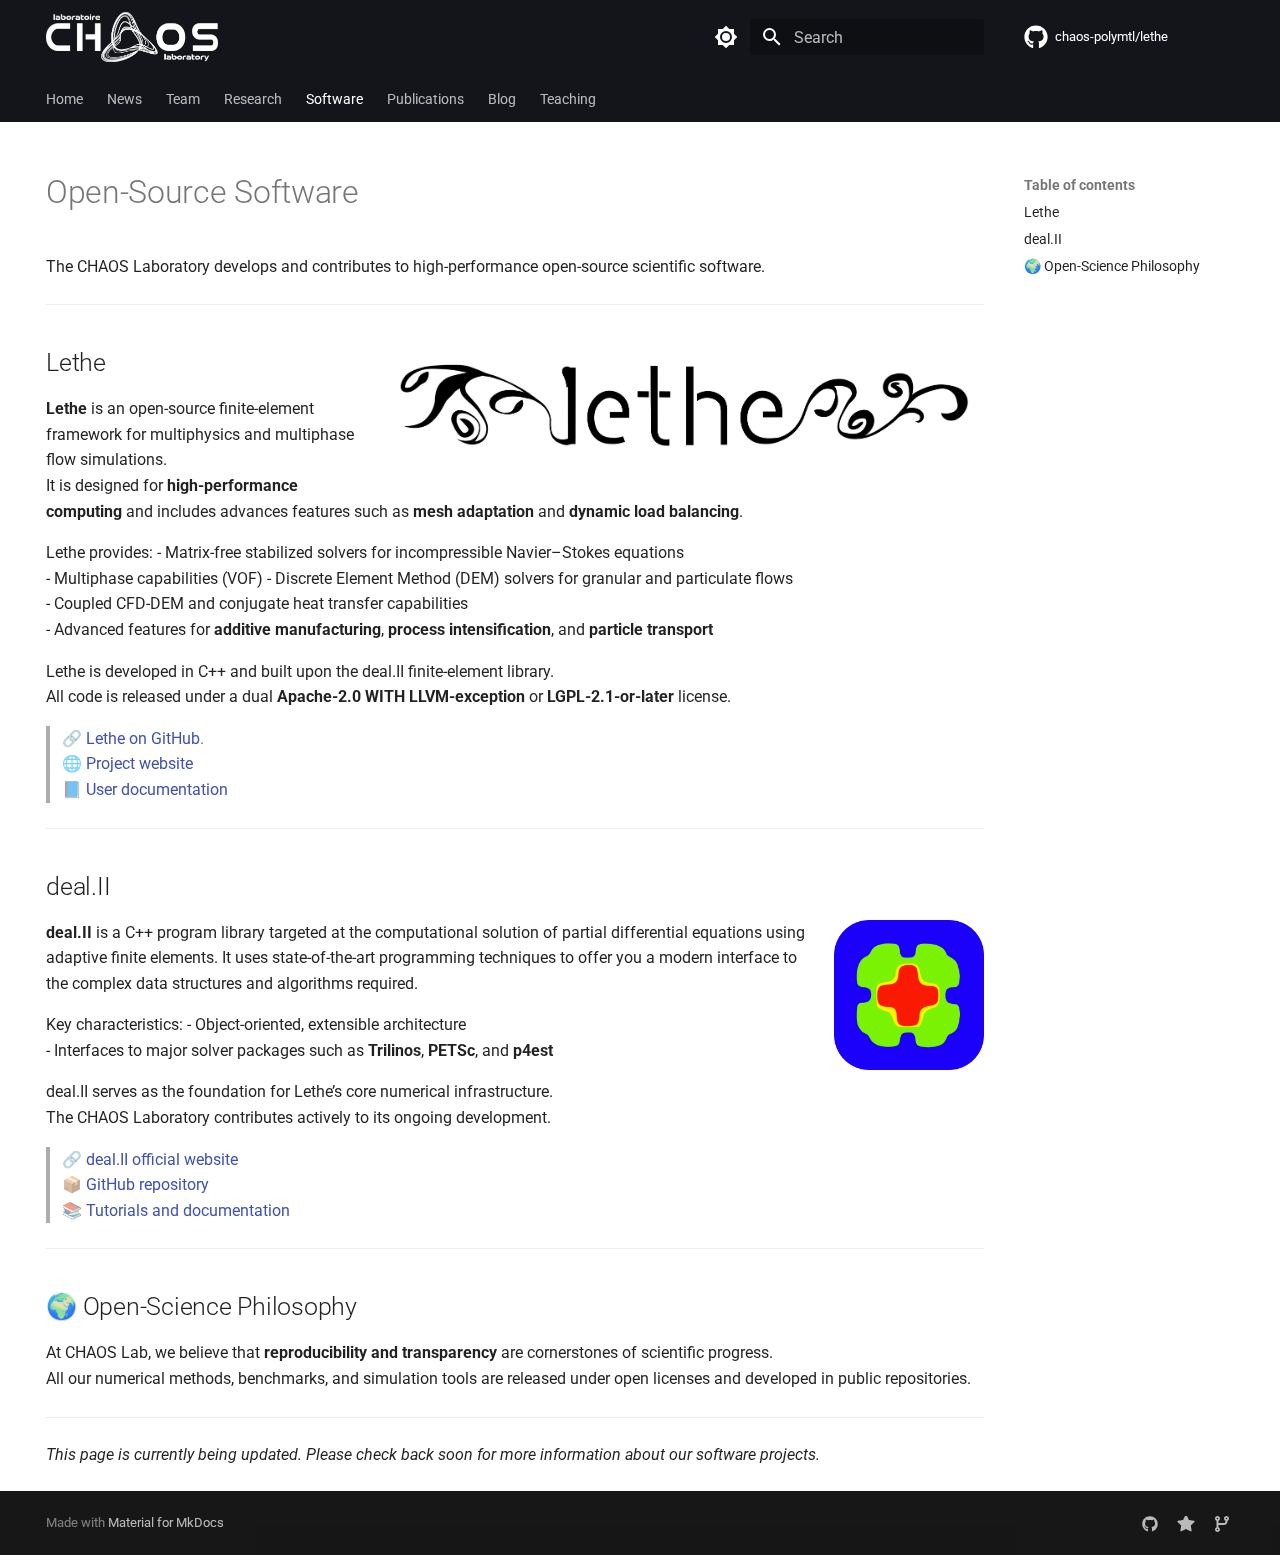
<file: software/index.html>
<!doctype html>
<html lang="en" class="no-js">
  <head>
    
      <meta charset="utf-8">
      <meta name="viewport" content="width=device-width,initial-scale=1">
      
        <meta name="description" content="Chaos Laboratory Research Group Website">
      
      
        <meta name="author" content="Chaos Laboratory Team">
      
      
      
        <link rel="prev" href="../research/">
      
      
        <link rel="next" href="../publications/">
      
      
      <link rel="icon" href="../assets/chaos_logo_black_without_bkg.png">
      <meta name="generator" content="mkdocs-1.6.1, mkdocs-material-9.6.22">
    
    
      
        <title>Software - Chaos Laboratory</title>
      
    
    
      <link rel="stylesheet" href="../assets/stylesheets/main.84d31ad4.min.css">
      
        
        <link rel="stylesheet" href="../assets/stylesheets/palette.06af60db.min.css">
      
      


    
    
      
    
    
      
        
        
        <link rel="preconnect" href="https://fonts.gstatic.com" crossorigin>
        <link rel="stylesheet" href="https://fonts.googleapis.com/css?family=Roboto:300,300i,400,400i,700,700i%7CRoboto+Mono:400,400i,700,700i&display=fallback">
        <style>:root{--md-text-font:"Roboto";--md-code-font:"Roboto Mono"}</style>
      
    
    
      <link rel="stylesheet" href="../css/extra.css">
    
      <link rel="stylesheet" href="../css/random-youtube.css">
    
    <script>__md_scope=new URL("..",location),__md_hash=e=>[...e].reduce(((e,_)=>(e<<5)-e+_.charCodeAt(0)),0),__md_get=(e,_=localStorage,t=__md_scope)=>JSON.parse(_.getItem(t.pathname+"."+e)),__md_set=(e,_,t=localStorage,a=__md_scope)=>{try{t.setItem(a.pathname+"."+e,JSON.stringify(_))}catch(e){}}</script>
    
      

    
    
    
  </head>
  
  
    
    
      
    
    
    
    
    <body dir="ltr" data-md-color-scheme="default" data-md-color-primary="black" data-md-color-accent="teal">
  
    
    <input class="md-toggle" data-md-toggle="drawer" type="checkbox" id="__drawer" autocomplete="off">
    <input class="md-toggle" data-md-toggle="search" type="checkbox" id="__search" autocomplete="off">
    <label class="md-overlay" for="__drawer"></label>
    <div data-md-component="skip">
      
        
        <a href="#open-source-software" class="md-skip">
          Skip to content
        </a>
      
    </div>
    <div data-md-component="announce">
      
    </div>
    
    
      

<header class="md-header" data-md-component="header">
  <nav class="md-header__inner md-grid" aria-label="Header">
    <a href=".." title="Chaos Laboratory" class="md-header__button md-logo" aria-label="Chaos Laboratory" data-md-component="logo">
      
  <img src="../assets/chaos_logo_white_without_bkg.png" alt="logo">

    </a>
    <label class="md-header__button md-icon" for="__drawer">
      
      <svg xmlns="http://www.w3.org/2000/svg" viewBox="0 0 24 24"><path d="M3 6h18v2H3zm0 5h18v2H3zm0 5h18v2H3z"/></svg>
    </label>
    <div class="md-header__title" data-md-component="header-title">
      <div class="md-header__ellipsis">
        <div class="md-header__topic">
          <span class="md-ellipsis">
            Chaos Laboratory
          </span>
        </div>
        <div class="md-header__topic" data-md-component="header-topic">
          <span class="md-ellipsis">
            
              Software
            
          </span>
        </div>
      </div>
    </div>
    
      
        <form class="md-header__option" data-md-component="palette">
  
    
    
    
    <input class="md-option" data-md-color-media="" data-md-color-scheme="default" data-md-color-primary="black" data-md-color-accent="teal"  aria-label="Switch to dark mode"  type="radio" name="__palette" id="__palette_0">
    
      <label class="md-header__button md-icon" title="Switch to dark mode" for="__palette_1" hidden>
        <svg xmlns="http://www.w3.org/2000/svg" viewBox="0 0 24 24"><path d="M12 8a4 4 0 0 0-4 4 4 4 0 0 0 4 4 4 4 0 0 0 4-4 4 4 0 0 0-4-4m0 10a6 6 0 0 1-6-6 6 6 0 0 1 6-6 6 6 0 0 1 6 6 6 6 0 0 1-6 6m8-9.31V4h-4.69L12 .69 8.69 4H4v4.69L.69 12 4 15.31V20h4.69L12 23.31 15.31 20H20v-4.69L23.31 12z"/></svg>
      </label>
    
  
    
    
    
    <input class="md-option" data-md-color-media="" data-md-color-scheme="slate" data-md-color-primary="black" data-md-color-accent="teal"  aria-label="Switch to light mode"  type="radio" name="__palette" id="__palette_1">
    
      <label class="md-header__button md-icon" title="Switch to light mode" for="__palette_0" hidden>
        <svg xmlns="http://www.w3.org/2000/svg" viewBox="0 0 24 24"><path d="M12 18c-.89 0-1.74-.2-2.5-.55C11.56 16.5 13 14.42 13 12s-1.44-4.5-3.5-5.45C10.26 6.2 11.11 6 12 6a6 6 0 0 1 6 6 6 6 0 0 1-6 6m8-9.31V4h-4.69L12 .69 8.69 4H4v4.69L.69 12 4 15.31V20h4.69L12 23.31 15.31 20H20v-4.69L23.31 12z"/></svg>
      </label>
    
  
</form>
      
    
    
      <script>var palette=__md_get("__palette");if(palette&&palette.color){if("(prefers-color-scheme)"===palette.color.media){var media=matchMedia("(prefers-color-scheme: light)"),input=document.querySelector(media.matches?"[data-md-color-media='(prefers-color-scheme: light)']":"[data-md-color-media='(prefers-color-scheme: dark)']");palette.color.media=input.getAttribute("data-md-color-media"),palette.color.scheme=input.getAttribute("data-md-color-scheme"),palette.color.primary=input.getAttribute("data-md-color-primary"),palette.color.accent=input.getAttribute("data-md-color-accent")}for(var[key,value]of Object.entries(palette.color))document.body.setAttribute("data-md-color-"+key,value)}</script>
    
    
    
      
      
        <label class="md-header__button md-icon" for="__search">
          
          <svg xmlns="http://www.w3.org/2000/svg" viewBox="0 0 24 24"><path d="M9.5 3A6.5 6.5 0 0 1 16 9.5c0 1.61-.59 3.09-1.56 4.23l.27.27h.79l5 5-1.5 1.5-5-5v-.79l-.27-.27A6.52 6.52 0 0 1 9.5 16 6.5 6.5 0 0 1 3 9.5 6.5 6.5 0 0 1 9.5 3m0 2C7 5 5 7 5 9.5S7 14 9.5 14 14 12 14 9.5 12 5 9.5 5"/></svg>
        </label>
        <div class="md-search" data-md-component="search" role="dialog">
  <label class="md-search__overlay" for="__search"></label>
  <div class="md-search__inner" role="search">
    <form class="md-search__form" name="search">
      <input type="text" class="md-search__input" name="query" aria-label="Search" placeholder="Search" autocapitalize="off" autocorrect="off" autocomplete="off" spellcheck="false" data-md-component="search-query" required>
      <label class="md-search__icon md-icon" for="__search">
        
        <svg xmlns="http://www.w3.org/2000/svg" viewBox="0 0 24 24"><path d="M9.5 3A6.5 6.5 0 0 1 16 9.5c0 1.61-.59 3.09-1.56 4.23l.27.27h.79l5 5-1.5 1.5-5-5v-.79l-.27-.27A6.52 6.52 0 0 1 9.5 16 6.5 6.5 0 0 1 3 9.5 6.5 6.5 0 0 1 9.5 3m0 2C7 5 5 7 5 9.5S7 14 9.5 14 14 12 14 9.5 12 5 9.5 5"/></svg>
        
        <svg xmlns="http://www.w3.org/2000/svg" viewBox="0 0 24 24"><path d="M20 11v2H8l5.5 5.5-1.42 1.42L4.16 12l7.92-7.92L13.5 5.5 8 11z"/></svg>
      </label>
      <nav class="md-search__options" aria-label="Search">
        
        <button type="reset" class="md-search__icon md-icon" title="Clear" aria-label="Clear" tabindex="-1">
          
          <svg xmlns="http://www.w3.org/2000/svg" viewBox="0 0 24 24"><path d="M19 6.41 17.59 5 12 10.59 6.41 5 5 6.41 10.59 12 5 17.59 6.41 19 12 13.41 17.59 19 19 17.59 13.41 12z"/></svg>
        </button>
      </nav>
      
        <div class="md-search__suggest" data-md-component="search-suggest"></div>
      
    </form>
    <div class="md-search__output">
      <div class="md-search__scrollwrap" tabindex="0" data-md-scrollfix>
        <div class="md-search-result" data-md-component="search-result">
          <div class="md-search-result__meta">
            Initializing search
          </div>
          <ol class="md-search-result__list" role="presentation"></ol>
        </div>
      </div>
    </div>
  </div>
</div>
      
    
    
      <div class="md-header__source">
        <a href="https://github.com/chaos-polymtl/lethe" title="Go to repository" class="md-source" data-md-component="source">
  <div class="md-source__icon md-icon">
    
    <svg xmlns="http://www.w3.org/2000/svg" viewBox="0 0 512 512"><!--! Font Awesome Free 7.1.0 by @fontawesome - https://fontawesome.com License - https://fontawesome.com/license/free (Icons: CC BY 4.0, Fonts: SIL OFL 1.1, Code: MIT License) Copyright 2025 Fonticons, Inc.--><path d="M173.9 397.4c0 2-2.3 3.6-5.2 3.6-3.3.3-5.6-1.3-5.6-3.6 0-2 2.3-3.6 5.2-3.6 3-.3 5.6 1.3 5.6 3.6m-31.1-4.5c-.7 2 1.3 4.3 4.3 4.9 2.6 1 5.6 0 6.2-2s-1.3-4.3-4.3-5.2c-2.6-.7-5.5.3-6.2 2.3m44.2-1.7c-2.9.7-4.9 2.6-4.6 4.9.3 2 2.9 3.3 5.9 2.6 2.9-.7 4.9-2.6 4.6-4.6-.3-1.9-3-3.2-5.9-2.9M252.8 8C114.1 8 8 113.3 8 252c0 110.9 69.8 205.8 169.5 239.2 12.8 2.3 17.3-5.6 17.3-12.1 0-6.2-.3-40.4-.3-61.4 0 0-70 15-84.7-29.8 0 0-11.4-29.1-27.8-36.6 0 0-22.9-15.7 1.6-15.4 0 0 24.9 2 38.6 25.8 21.9 38.6 58.6 27.5 72.9 20.9 2.3-16 8.8-27.1 16-33.7-55.9-6.2-112.3-14.3-112.3-110.5 0-27.5 7.6-41.3 23.6-58.9-2.6-6.5-11.1-33.3 2.6-67.9 20.9-6.5 69 27 69 27 20-5.6 41.5-8.5 62.8-8.5s42.8 2.9 62.8 8.5c0 0 48.1-33.6 69-27 13.7 34.7 5.2 61.4 2.6 67.9 16 17.7 25.8 31.5 25.8 58.9 0 96.5-58.9 104.2-114.8 110.5 9.2 7.9 17 22.9 17 46.4 0 33.7-.3 75.4-.3 83.6 0 6.5 4.6 14.4 17.3 12.1C436.2 457.8 504 362.9 504 252 504 113.3 391.5 8 252.8 8M105.2 352.9c-1.3 1-1 3.3.7 5.2 1.6 1.6 3.9 2.3 5.2 1 1.3-1 1-3.3-.7-5.2-1.6-1.6-3.9-2.3-5.2-1m-10.8-8.1c-.7 1.3.3 2.9 2.3 3.9 1.6 1 3.6.7 4.3-.7.7-1.3-.3-2.9-2.3-3.9-2-.6-3.6-.3-4.3.7m32.4 35.6c-1.6 1.3-1 4.3 1.3 6.2 2.3 2.3 5.2 2.6 6.5 1 1.3-1.3.7-4.3-1.3-6.2-2.2-2.3-5.2-2.6-6.5-1m-11.4-14.7c-1.6 1-1.6 3.6 0 5.9s4.3 3.3 5.6 2.3c1.6-1.3 1.6-3.9 0-6.2-1.4-2.3-4-3.3-5.6-2"/></svg>
  </div>
  <div class="md-source__repository">
    chaos-polymtl/lethe
  </div>
</a>
      </div>
    
  </nav>
  
</header>
    
    <div class="md-container" data-md-component="container">
      
      
        
          
            
<nav class="md-tabs" aria-label="Tabs" data-md-component="tabs">
  <div class="md-grid">
    <ul class="md-tabs__list">
      
        
  
  
  
  
    <li class="md-tabs__item">
      <a href=".." class="md-tabs__link">
        
  
  
    
  
  Home

      </a>
    </li>
  

      
        
  
  
  
  
    <li class="md-tabs__item">
      <a href="../news/" class="md-tabs__link">
        
  
  
    
  
  News

      </a>
    </li>
  

      
        
  
  
  
  
    <li class="md-tabs__item">
      <a href="../team/" class="md-tabs__link">
        
  
  
    
  
  Team

      </a>
    </li>
  

      
        
  
  
  
  
    <li class="md-tabs__item">
      <a href="../research/" class="md-tabs__link">
        
  
  
    
  
  Research

      </a>
    </li>
  

      
        
  
  
  
    
  
  
    <li class="md-tabs__item md-tabs__item--active">
      <a href="./" class="md-tabs__link">
        
  
  
    
  
  Software

      </a>
    </li>
  

      
        
  
  
  
  
    <li class="md-tabs__item">
      <a href="../publications/" class="md-tabs__link">
        
  
  
    
  
  Publications

      </a>
    </li>
  

      
        
  
  
  
  
    <li class="md-tabs__item">
      <a href="../blog/" class="md-tabs__link">
        
  
  
    
  
  Blog

      </a>
    </li>
  

      
        
  
  
  
  
    <li class="md-tabs__item">
      <a href="../teaching/" class="md-tabs__link">
        
  
  
    
  
  Teaching

      </a>
    </li>
  

      
    </ul>
  </div>
</nav>
          
        
      
      <main class="md-main" data-md-component="main">
        <div class="md-main__inner md-grid">
          
            
              
                
              
              <div class="md-sidebar md-sidebar--primary" data-md-component="sidebar" data-md-type="navigation" hidden>
                <div class="md-sidebar__scrollwrap">
                  <div class="md-sidebar__inner">
                    


  


<nav class="md-nav md-nav--primary md-nav--lifted" aria-label="Navigation" data-md-level="0">
  <label class="md-nav__title" for="__drawer">
    <a href=".." title="Chaos Laboratory" class="md-nav__button md-logo" aria-label="Chaos Laboratory" data-md-component="logo">
      
  <img src="../assets/chaos_logo_white_without_bkg.png" alt="logo">

    </a>
    Chaos Laboratory
  </label>
  
    <div class="md-nav__source">
      <a href="https://github.com/chaos-polymtl/lethe" title="Go to repository" class="md-source" data-md-component="source">
  <div class="md-source__icon md-icon">
    
    <svg xmlns="http://www.w3.org/2000/svg" viewBox="0 0 512 512"><!--! Font Awesome Free 7.1.0 by @fontawesome - https://fontawesome.com License - https://fontawesome.com/license/free (Icons: CC BY 4.0, Fonts: SIL OFL 1.1, Code: MIT License) Copyright 2025 Fonticons, Inc.--><path d="M173.9 397.4c0 2-2.3 3.6-5.2 3.6-3.3.3-5.6-1.3-5.6-3.6 0-2 2.3-3.6 5.2-3.6 3-.3 5.6 1.3 5.6 3.6m-31.1-4.5c-.7 2 1.3 4.3 4.3 4.9 2.6 1 5.6 0 6.2-2s-1.3-4.3-4.3-5.2c-2.6-.7-5.5.3-6.2 2.3m44.2-1.7c-2.9.7-4.9 2.6-4.6 4.9.3 2 2.9 3.3 5.9 2.6 2.9-.7 4.9-2.6 4.6-4.6-.3-1.9-3-3.2-5.9-2.9M252.8 8C114.1 8 8 113.3 8 252c0 110.9 69.8 205.8 169.5 239.2 12.8 2.3 17.3-5.6 17.3-12.1 0-6.2-.3-40.4-.3-61.4 0 0-70 15-84.7-29.8 0 0-11.4-29.1-27.8-36.6 0 0-22.9-15.7 1.6-15.4 0 0 24.9 2 38.6 25.8 21.9 38.6 58.6 27.5 72.9 20.9 2.3-16 8.8-27.1 16-33.7-55.9-6.2-112.3-14.3-112.3-110.5 0-27.5 7.6-41.3 23.6-58.9-2.6-6.5-11.1-33.3 2.6-67.9 20.9-6.5 69 27 69 27 20-5.6 41.5-8.5 62.8-8.5s42.8 2.9 62.8 8.5c0 0 48.1-33.6 69-27 13.7 34.7 5.2 61.4 2.6 67.9 16 17.7 25.8 31.5 25.8 58.9 0 96.5-58.9 104.2-114.8 110.5 9.2 7.9 17 22.9 17 46.4 0 33.7-.3 75.4-.3 83.6 0 6.5 4.6 14.4 17.3 12.1C436.2 457.8 504 362.9 504 252 504 113.3 391.5 8 252.8 8M105.2 352.9c-1.3 1-1 3.3.7 5.2 1.6 1.6 3.9 2.3 5.2 1 1.3-1 1-3.3-.7-5.2-1.6-1.6-3.9-2.3-5.2-1m-10.8-8.1c-.7 1.3.3 2.9 2.3 3.9 1.6 1 3.6.7 4.3-.7.7-1.3-.3-2.9-2.3-3.9-2-.6-3.6-.3-4.3.7m32.4 35.6c-1.6 1.3-1 4.3 1.3 6.2 2.3 2.3 5.2 2.6 6.5 1 1.3-1.3.7-4.3-1.3-6.2-2.2-2.3-5.2-2.6-6.5-1m-11.4-14.7c-1.6 1-1.6 3.6 0 5.9s4.3 3.3 5.6 2.3c1.6-1.3 1.6-3.9 0-6.2-1.4-2.3-4-3.3-5.6-2"/></svg>
  </div>
  <div class="md-source__repository">
    chaos-polymtl/lethe
  </div>
</a>
    </div>
  
  <ul class="md-nav__list" data-md-scrollfix>
    
      
      
  
  
  
  
    <li class="md-nav__item">
      <a href=".." class="md-nav__link">
        
  
  
  <span class="md-ellipsis">
    Home
    
  </span>
  

      </a>
    </li>
  

    
      
      
  
  
  
  
    <li class="md-nav__item">
      <a href="../news/" class="md-nav__link">
        
  
  
  <span class="md-ellipsis">
    News
    
  </span>
  

      </a>
    </li>
  

    
      
      
  
  
  
  
    <li class="md-nav__item">
      <a href="../team/" class="md-nav__link">
        
  
  
  <span class="md-ellipsis">
    Team
    
  </span>
  

      </a>
    </li>
  

    
      
      
  
  
  
  
    <li class="md-nav__item">
      <a href="../research/" class="md-nav__link">
        
  
  
  <span class="md-ellipsis">
    Research
    
  </span>
  

      </a>
    </li>
  

    
      
      
  
  
    
  
  
  
    <li class="md-nav__item md-nav__item--active">
      
      <input class="md-nav__toggle md-toggle" type="checkbox" id="__toc">
      
      
        
      
      
        <label class="md-nav__link md-nav__link--active" for="__toc">
          
  
  
  <span class="md-ellipsis">
    Software
    
  </span>
  

          <span class="md-nav__icon md-icon"></span>
        </label>
      
      <a href="./" class="md-nav__link md-nav__link--active">
        
  
  
  <span class="md-ellipsis">
    Software
    
  </span>
  

      </a>
      
        

<nav class="md-nav md-nav--secondary" aria-label="Table of contents">
  
  
  
    
  
  
    <label class="md-nav__title" for="__toc">
      <span class="md-nav__icon md-icon"></span>
      Table of contents
    </label>
    <ul class="md-nav__list" data-md-component="toc" data-md-scrollfix>
      
        <li class="md-nav__item">
  <a href="#lethe" class="md-nav__link">
    <span class="md-ellipsis">
      Lethe
    </span>
  </a>
  
</li>
      
        <li class="md-nav__item">
  <a href="#dealii" class="md-nav__link">
    <span class="md-ellipsis">
      deal.II
    </span>
  </a>
  
</li>
      
        <li class="md-nav__item">
  <a href="#open-science-philosophy" class="md-nav__link">
    <span class="md-ellipsis">
      🌍 Open-Science Philosophy
    </span>
  </a>
  
</li>
      
    </ul>
  
</nav>
      
    </li>
  

    
      
      
  
  
  
  
    <li class="md-nav__item">
      <a href="../publications/" class="md-nav__link">
        
  
  
  <span class="md-ellipsis">
    Publications
    
  </span>
  

      </a>
    </li>
  

    
      
      
  
  
  
  
    <li class="md-nav__item">
      <a href="../blog/" class="md-nav__link">
        
  
  
  <span class="md-ellipsis">
    Blog
    
  </span>
  

      </a>
    </li>
  

    
      
      
  
  
  
  
    <li class="md-nav__item">
      <a href="../teaching/" class="md-nav__link">
        
  
  
  <span class="md-ellipsis">
    Teaching
    
  </span>
  

      </a>
    </li>
  

    
  </ul>
</nav>
                  </div>
                </div>
              </div>
            
            
              
                
              
              <div class="md-sidebar md-sidebar--secondary" data-md-component="sidebar" data-md-type="toc" >
                <div class="md-sidebar__scrollwrap">
                  <div class="md-sidebar__inner">
                    

<nav class="md-nav md-nav--secondary" aria-label="Table of contents">
  
  
  
    
  
  
    <label class="md-nav__title" for="__toc">
      <span class="md-nav__icon md-icon"></span>
      Table of contents
    </label>
    <ul class="md-nav__list" data-md-component="toc" data-md-scrollfix>
      
        <li class="md-nav__item">
  <a href="#lethe" class="md-nav__link">
    <span class="md-ellipsis">
      Lethe
    </span>
  </a>
  
</li>
      
        <li class="md-nav__item">
  <a href="#dealii" class="md-nav__link">
    <span class="md-ellipsis">
      deal.II
    </span>
  </a>
  
</li>
      
        <li class="md-nav__item">
  <a href="#open-science-philosophy" class="md-nav__link">
    <span class="md-ellipsis">
      🌍 Open-Science Philosophy
    </span>
  </a>
  
</li>
      
    </ul>
  
</nav>
                  </div>
                </div>
              </div>
            
          
          
            <div class="md-content" data-md-component="content">
              <article class="md-content__inner md-typeset">
                
                  
  



  
  


<h1 id="open-source-software">Open-Source Software</h1>
<p>The CHAOS Laboratory develops and contributes to high-performance open-source scientific software.</p>
<hr />
<h2 id="lethe">Lethe <img align="right" alt="Lethe logo" src="../assets/lethe-logo-with-bkgd.png" width="600" /></h2>
<p><strong>Lethe</strong> is an open-source finite-element framework for multiphysics and multiphase flow simulations.<br />
It is designed for <strong>high-performance computing</strong> and includes advances features such as <strong>mesh adaptation</strong> and <strong>dynamic load balancing</strong>.</p>
<p>Lethe provides:
- Matrix-free stabilized solvers for incompressible Navier–Stokes equations<br />
- Multiphase capabilities (VOF)
- Discrete Element Method (DEM) solvers for granular and particulate flows<br />
- Coupled CFD-DEM and conjugate heat transfer capabilities<br />
- Advanced features for <strong>additive manufacturing</strong>, <strong>process intensification</strong>, and <strong>particle transport</strong></p>
<p>Lethe is developed in C++ and built upon the deal.II finite-element library.<br />
All code is released under a dual <strong>Apache-2.0 WITH LLVM-exception</strong> or <strong>LGPL-2.1-or-later</strong> license.</p>
<blockquote>
<p>🔗 <a href="https://github.com/lethe-cfd/lethe">Lethe on GitHub</a>. <br />
🌐 <a href="https://chaos-polymtl.github.io/lethe/index.html">Project website</a>      <br />
📘 <a href="https://chaos-polymtl.github.io/lethe/documentation/index.html">User documentation</a></p>
</blockquote>
<hr />
<h2 id="dealii">deal.II</h2>
<p><img align="right" alt="deal.II logo" src="../assets/dealii.png" width="150" /></p>
<p><strong>deal.II</strong> is a C++ program library targeted at the computational solution of partial differential equations using adaptive finite elements. It uses state-of-the-art programming techniques to offer you a modern interface to the complex data structures and algorithms required.</p>
<p>Key characteristics:
- Object-oriented, extensible architecture <br />
- Interfaces to major solver packages such as <strong>Trilinos</strong>, <strong>PETSc</strong>, and <strong>p4est</strong>  </p>
<p>deal.II serves as the foundation for Lethe’s core numerical infrastructure.<br />
The CHAOS Laboratory contributes actively to its ongoing development.</p>
<blockquote>
<p>🔗 <a href="https://www.dealii.org">deal.II official website</a><br />
📦 <a href="https://github.com/dealii/dealii">GitHub repository</a><br />
📚 <a href="https://www.dealii.org/current/doxygen/deal.II/">Tutorials and documentation</a></p>
</blockquote>
<hr />
<h2 id="open-science-philosophy">🌍 Open-Science Philosophy</h2>
<p>At CHAOS Lab, we believe that <strong>reproducibility and transparency</strong> are cornerstones of scientific progress.<br />
All our numerical methods, benchmarks, and simulation tools are released under open licenses and developed in public repositories.</p>
<hr />
<p><em>This page is currently being updated. Please check back soon for more information about our software projects.</em></p>







  
  




  



                
              </article>
            </div>
          
          
  <script>var tabs=__md_get("__tabs");if(Array.isArray(tabs))e:for(var set of document.querySelectorAll(".tabbed-set")){var labels=set.querySelector(".tabbed-labels");for(var tab of tabs)for(var label of labels.getElementsByTagName("label"))if(label.innerText.trim()===tab){var input=document.getElementById(label.htmlFor);input.checked=!0;continue e}}</script>

<script>var target=document.getElementById(location.hash.slice(1));target&&target.name&&(target.checked=target.name.startsWith("__tabbed_"))</script>
        </div>
        
      </main>
      
        <footer class="md-footer">
  
  <div class="md-footer-meta md-typeset">
    <div class="md-footer-meta__inner md-grid">
      <div class="md-copyright">
  
  
    Made with
    <a href="https://squidfunk.github.io/mkdocs-material/" target="_blank" rel="noopener">
      Material for MkDocs
    </a>
  
</div>
      
        
<div class="md-social">
  
    
    
    
    
      
      
    
    <a href="https://github.com/chaos-polymtl" target="_blank" rel="noopener" title="github.com" class="md-social__link">
      <svg xmlns="http://www.w3.org/2000/svg" viewBox="0 0 512 512"><!--! Font Awesome Free 7.1.0 by @fontawesome - https://fontawesome.com License - https://fontawesome.com/license/free (Icons: CC BY 4.0, Fonts: SIL OFL 1.1, Code: MIT License) Copyright 2025 Fonticons, Inc.--><path d="M173.9 397.4c0 2-2.3 3.6-5.2 3.6-3.3.3-5.6-1.3-5.6-3.6 0-2 2.3-3.6 5.2-3.6 3-.3 5.6 1.3 5.6 3.6m-31.1-4.5c-.7 2 1.3 4.3 4.3 4.9 2.6 1 5.6 0 6.2-2s-1.3-4.3-4.3-5.2c-2.6-.7-5.5.3-6.2 2.3m44.2-1.7c-2.9.7-4.9 2.6-4.6 4.9.3 2 2.9 3.3 5.9 2.6 2.9-.7 4.9-2.6 4.6-4.6-.3-1.9-3-3.2-5.9-2.9M252.8 8C114.1 8 8 113.3 8 252c0 110.9 69.8 205.8 169.5 239.2 12.8 2.3 17.3-5.6 17.3-12.1 0-6.2-.3-40.4-.3-61.4 0 0-70 15-84.7-29.8 0 0-11.4-29.1-27.8-36.6 0 0-22.9-15.7 1.6-15.4 0 0 24.9 2 38.6 25.8 21.9 38.6 58.6 27.5 72.9 20.9 2.3-16 8.8-27.1 16-33.7-55.9-6.2-112.3-14.3-112.3-110.5 0-27.5 7.6-41.3 23.6-58.9-2.6-6.5-11.1-33.3 2.6-67.9 20.9-6.5 69 27 69 27 20-5.6 41.5-8.5 62.8-8.5s42.8 2.9 62.8 8.5c0 0 48.1-33.6 69-27 13.7 34.7 5.2 61.4 2.6 67.9 16 17.7 25.8 31.5 25.8 58.9 0 96.5-58.9 104.2-114.8 110.5 9.2 7.9 17 22.9 17 46.4 0 33.7-.3 75.4-.3 83.6 0 6.5 4.6 14.4 17.3 12.1C436.2 457.8 504 362.9 504 252 504 113.3 391.5 8 252.8 8M105.2 352.9c-1.3 1-1 3.3.7 5.2 1.6 1.6 3.9 2.3 5.2 1 1.3-1 1-3.3-.7-5.2-1.6-1.6-3.9-2.3-5.2-1m-10.8-8.1c-.7 1.3.3 2.9 2.3 3.9 1.6 1 3.6.7 4.3-.7.7-1.3-.3-2.9-2.3-3.9-2-.6-3.6-.3-4.3.7m32.4 35.6c-1.6 1.3-1 4.3 1.3 6.2 2.3 2.3 5.2 2.6 6.5 1 1.3-1.3.7-4.3-1.3-6.2-2.2-2.3-5.2-2.6-6.5-1m-11.4-14.7c-1.6 1-1.6 3.6 0 5.9s4.3 3.3 5.6 2.3c1.6-1.3 1.6-3.9 0-6.2-1.4-2.3-4-3.3-5.6-2"/></svg>
    </a>
  
    
    
    
    
      
      
    
    <a href="https://github.com/chaos-polymtl/lethe/stargazers" target="_blank" rel="noopener" title="github.com" class="md-social__link">
      <svg xmlns="http://www.w3.org/2000/svg" viewBox="0 0 576 512"><!--! Font Awesome Free 7.1.0 by @fontawesome - https://fontawesome.com License - https://fontawesome.com/license/free (Icons: CC BY 4.0, Fonts: SIL OFL 1.1, Code: MIT License) Copyright 2025 Fonticons, Inc.--><path d="M309.5-18.9c-4.1-8-12.4-13.1-21.4-13.1s-17.3 5.1-21.4 13.1l-73.6 144.2-159.9 25.4c-8.9 1.4-16.3 7.7-19.1 16.3s-.5 18 5.8 24.4l114.4 114.5-25.2 159.9c-1.4 8.9 2.3 17.9 9.6 23.2s16.9 6.1 25 2l144.4-73.4L432.4 491c8 4.1 17.7 3.3 25-2s11-14.2 9.6-23.2l-25.3-159.9 114.4-114.5c6.4-6.4 8.6-15.8 5.8-24.4s-10.1-14.9-19.1-16.3L383 125.3z"/></svg>
    </a>
  
    
    
    
    
      
      
    
    <a href="https://github.com/chaos-polymtl/lethe/network/members" target="_blank" rel="noopener" title="github.com" class="md-social__link">
      <svg xmlns="http://www.w3.org/2000/svg" viewBox="0 0 448 512"><!--! Font Awesome Free 7.1.0 by @fontawesome - https://fontawesome.com License - https://fontawesome.com/license/free (Icons: CC BY 4.0, Fonts: SIL OFL 1.1, Code: MIT License) Copyright 2025 Fonticons, Inc.--><path d="M80 104a24 24 0 1 0 0-48 24 24 0 1 0 0 48m80-24c0 32.8-19.7 61-48 73.3V224h176c26.5 0 48-21.5 48-48v-22.7c-28.3-12.3-48-40.5-48-73.3 0-44.2 35.8-80 80-80s80 35.8 80 80c0 32.8-19.7 61-48 73.3V176c0 61.9-50.1 112-112 112H112v70.7c28.3 12.3 48 40.5 48 73.3 0 44.2-35.8 80-80 80S0 476.2 0 432c0-32.8 19.7-61 48-73.3V153.4C19.7 141 0 112.8 0 80 0 35.8 35.8 0 80 0s80 35.8 80 80m232 0a24 24 0 1 0-48 0 24 24 0 1 0 48 0M80 456a24 24 0 1 0 0-48 24 24 0 1 0 0 48"/></svg>
    </a>
  
</div>
      
    </div>
  </div>
</footer>
      
    </div>
    <div class="md-dialog" data-md-component="dialog">
      <div class="md-dialog__inner md-typeset"></div>
    </div>
    
    
    
      
      <script id="__config" type="application/json">{"base": "..", "features": ["navigation.tabs", "navigation.sections", "navigation.expand", "search.suggest", "search.highlight", "content.tabs.link", "content.code.annotation", "content.code.copy"], "search": "../assets/javascripts/workers/search.973d3a69.min.js", "tags": null, "translations": {"clipboard.copied": "Copied to clipboard", "clipboard.copy": "Copy to clipboard", "search.result.more.one": "1 more on this page", "search.result.more.other": "# more on this page", "search.result.none": "No matching documents", "search.result.one": "1 matching document", "search.result.other": "# matching documents", "search.result.placeholder": "Type to start searching", "search.result.term.missing": "Missing", "select.version": "Select version"}, "version": null}</script>
    
    
      <script src="../assets/javascripts/bundle.f55a23d4.min.js"></script>
      
        <script src="../js/random-youtube.js"></script>
      
    
  </body>
</html>
</file>
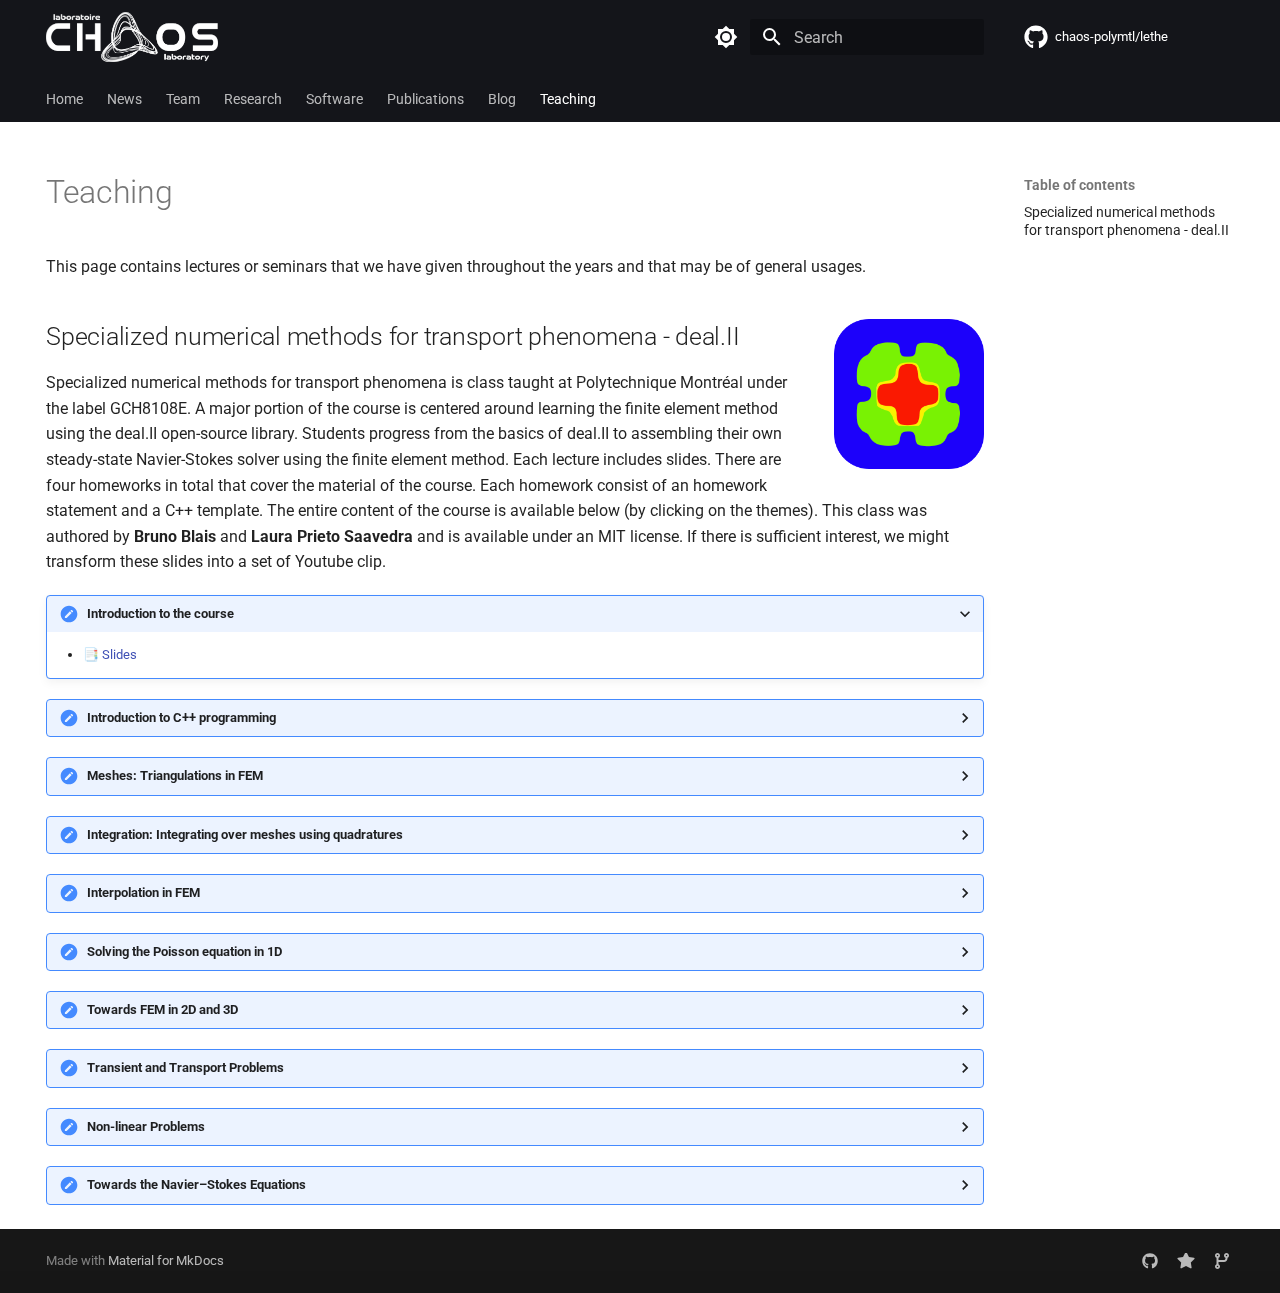
<file: teaching/index.html>
<!doctype html>
<html lang="en" class="no-js">
  <head>
    
      <meta charset="utf-8">
      <meta name="viewport" content="width=device-width,initial-scale=1">
      
        <meta name="description" content="Chaos Laboratory Research Group Website">
      
      
        <meta name="author" content="Chaos Laboratory Team">
      
      
      
        <link rel="prev" href="../blog/">
      
      
      
      <link rel="icon" href="../assets/chaos_logo_black_without_bkg.png">
      <meta name="generator" content="mkdocs-1.6.1, mkdocs-material-9.6.22">
    
    
      
        <title>Teaching - Chaos Laboratory</title>
      
    
    
      <link rel="stylesheet" href="../assets/stylesheets/main.84d31ad4.min.css">
      
        
        <link rel="stylesheet" href="../assets/stylesheets/palette.06af60db.min.css">
      
      


    
    
      
    
    
      
        
        
        <link rel="preconnect" href="https://fonts.gstatic.com" crossorigin>
        <link rel="stylesheet" href="https://fonts.googleapis.com/css?family=Roboto:300,300i,400,400i,700,700i%7CRoboto+Mono:400,400i,700,700i&display=fallback">
        <style>:root{--md-text-font:"Roboto";--md-code-font:"Roboto Mono"}</style>
      
    
    
      <link rel="stylesheet" href="../css/extra.css">
    
      <link rel="stylesheet" href="../css/random-youtube.css">
    
    <script>__md_scope=new URL("..",location),__md_hash=e=>[...e].reduce(((e,_)=>(e<<5)-e+_.charCodeAt(0)),0),__md_get=(e,_=localStorage,t=__md_scope)=>JSON.parse(_.getItem(t.pathname+"."+e)),__md_set=(e,_,t=localStorage,a=__md_scope)=>{try{t.setItem(a.pathname+"."+e,JSON.stringify(_))}catch(e){}}</script>
    
      

    
    
    
  </head>
  
  
    
    
      
    
    
    
    
    <body dir="ltr" data-md-color-scheme="default" data-md-color-primary="black" data-md-color-accent="teal">
  
    
    <input class="md-toggle" data-md-toggle="drawer" type="checkbox" id="__drawer" autocomplete="off">
    <input class="md-toggle" data-md-toggle="search" type="checkbox" id="__search" autocomplete="off">
    <label class="md-overlay" for="__drawer"></label>
    <div data-md-component="skip">
      
        
        <a href="#specialized-numerical-methods-for-transport-phenomena-dealii" class="md-skip">
          Skip to content
        </a>
      
    </div>
    <div data-md-component="announce">
      
    </div>
    
    
      

<header class="md-header" data-md-component="header">
  <nav class="md-header__inner md-grid" aria-label="Header">
    <a href=".." title="Chaos Laboratory" class="md-header__button md-logo" aria-label="Chaos Laboratory" data-md-component="logo">
      
  <img src="../assets/chaos_logo_white_without_bkg.png" alt="logo">

    </a>
    <label class="md-header__button md-icon" for="__drawer">
      
      <svg xmlns="http://www.w3.org/2000/svg" viewBox="0 0 24 24"><path d="M3 6h18v2H3zm0 5h18v2H3zm0 5h18v2H3z"/></svg>
    </label>
    <div class="md-header__title" data-md-component="header-title">
      <div class="md-header__ellipsis">
        <div class="md-header__topic">
          <span class="md-ellipsis">
            Chaos Laboratory
          </span>
        </div>
        <div class="md-header__topic" data-md-component="header-topic">
          <span class="md-ellipsis">
            
              Teaching
            
          </span>
        </div>
      </div>
    </div>
    
      
        <form class="md-header__option" data-md-component="palette">
  
    
    
    
    <input class="md-option" data-md-color-media="" data-md-color-scheme="default" data-md-color-primary="black" data-md-color-accent="teal"  aria-label="Switch to dark mode"  type="radio" name="__palette" id="__palette_0">
    
      <label class="md-header__button md-icon" title="Switch to dark mode" for="__palette_1" hidden>
        <svg xmlns="http://www.w3.org/2000/svg" viewBox="0 0 24 24"><path d="M12 8a4 4 0 0 0-4 4 4 4 0 0 0 4 4 4 4 0 0 0 4-4 4 4 0 0 0-4-4m0 10a6 6 0 0 1-6-6 6 6 0 0 1 6-6 6 6 0 0 1 6 6 6 6 0 0 1-6 6m8-9.31V4h-4.69L12 .69 8.69 4H4v4.69L.69 12 4 15.31V20h4.69L12 23.31 15.31 20H20v-4.69L23.31 12z"/></svg>
      </label>
    
  
    
    
    
    <input class="md-option" data-md-color-media="" data-md-color-scheme="slate" data-md-color-primary="black" data-md-color-accent="teal"  aria-label="Switch to light mode"  type="radio" name="__palette" id="__palette_1">
    
      <label class="md-header__button md-icon" title="Switch to light mode" for="__palette_0" hidden>
        <svg xmlns="http://www.w3.org/2000/svg" viewBox="0 0 24 24"><path d="M12 18c-.89 0-1.74-.2-2.5-.55C11.56 16.5 13 14.42 13 12s-1.44-4.5-3.5-5.45C10.26 6.2 11.11 6 12 6a6 6 0 0 1 6 6 6 6 0 0 1-6 6m8-9.31V4h-4.69L12 .69 8.69 4H4v4.69L.69 12 4 15.31V20h4.69L12 23.31 15.31 20H20v-4.69L23.31 12z"/></svg>
      </label>
    
  
</form>
      
    
    
      <script>var palette=__md_get("__palette");if(palette&&palette.color){if("(prefers-color-scheme)"===palette.color.media){var media=matchMedia("(prefers-color-scheme: light)"),input=document.querySelector(media.matches?"[data-md-color-media='(prefers-color-scheme: light)']":"[data-md-color-media='(prefers-color-scheme: dark)']");palette.color.media=input.getAttribute("data-md-color-media"),palette.color.scheme=input.getAttribute("data-md-color-scheme"),palette.color.primary=input.getAttribute("data-md-color-primary"),palette.color.accent=input.getAttribute("data-md-color-accent")}for(var[key,value]of Object.entries(palette.color))document.body.setAttribute("data-md-color-"+key,value)}</script>
    
    
    
      
      
        <label class="md-header__button md-icon" for="__search">
          
          <svg xmlns="http://www.w3.org/2000/svg" viewBox="0 0 24 24"><path d="M9.5 3A6.5 6.5 0 0 1 16 9.5c0 1.61-.59 3.09-1.56 4.23l.27.27h.79l5 5-1.5 1.5-5-5v-.79l-.27-.27A6.52 6.52 0 0 1 9.5 16 6.5 6.5 0 0 1 3 9.5 6.5 6.5 0 0 1 9.5 3m0 2C7 5 5 7 5 9.5S7 14 9.5 14 14 12 14 9.5 12 5 9.5 5"/></svg>
        </label>
        <div class="md-search" data-md-component="search" role="dialog">
  <label class="md-search__overlay" for="__search"></label>
  <div class="md-search__inner" role="search">
    <form class="md-search__form" name="search">
      <input type="text" class="md-search__input" name="query" aria-label="Search" placeholder="Search" autocapitalize="off" autocorrect="off" autocomplete="off" spellcheck="false" data-md-component="search-query" required>
      <label class="md-search__icon md-icon" for="__search">
        
        <svg xmlns="http://www.w3.org/2000/svg" viewBox="0 0 24 24"><path d="M9.5 3A6.5 6.5 0 0 1 16 9.5c0 1.61-.59 3.09-1.56 4.23l.27.27h.79l5 5-1.5 1.5-5-5v-.79l-.27-.27A6.52 6.52 0 0 1 9.5 16 6.5 6.5 0 0 1 3 9.5 6.5 6.5 0 0 1 9.5 3m0 2C7 5 5 7 5 9.5S7 14 9.5 14 14 12 14 9.5 12 5 9.5 5"/></svg>
        
        <svg xmlns="http://www.w3.org/2000/svg" viewBox="0 0 24 24"><path d="M20 11v2H8l5.5 5.5-1.42 1.42L4.16 12l7.92-7.92L13.5 5.5 8 11z"/></svg>
      </label>
      <nav class="md-search__options" aria-label="Search">
        
        <button type="reset" class="md-search__icon md-icon" title="Clear" aria-label="Clear" tabindex="-1">
          
          <svg xmlns="http://www.w3.org/2000/svg" viewBox="0 0 24 24"><path d="M19 6.41 17.59 5 12 10.59 6.41 5 5 6.41 10.59 12 5 17.59 6.41 19 12 13.41 17.59 19 19 17.59 13.41 12z"/></svg>
        </button>
      </nav>
      
        <div class="md-search__suggest" data-md-component="search-suggest"></div>
      
    </form>
    <div class="md-search__output">
      <div class="md-search__scrollwrap" tabindex="0" data-md-scrollfix>
        <div class="md-search-result" data-md-component="search-result">
          <div class="md-search-result__meta">
            Initializing search
          </div>
          <ol class="md-search-result__list" role="presentation"></ol>
        </div>
      </div>
    </div>
  </div>
</div>
      
    
    
      <div class="md-header__source">
        <a href="https://github.com/chaos-polymtl/lethe" title="Go to repository" class="md-source" data-md-component="source">
  <div class="md-source__icon md-icon">
    
    <svg xmlns="http://www.w3.org/2000/svg" viewBox="0 0 512 512"><!--! Font Awesome Free 7.1.0 by @fontawesome - https://fontawesome.com License - https://fontawesome.com/license/free (Icons: CC BY 4.0, Fonts: SIL OFL 1.1, Code: MIT License) Copyright 2025 Fonticons, Inc.--><path d="M173.9 397.4c0 2-2.3 3.6-5.2 3.6-3.3.3-5.6-1.3-5.6-3.6 0-2 2.3-3.6 5.2-3.6 3-.3 5.6 1.3 5.6 3.6m-31.1-4.5c-.7 2 1.3 4.3 4.3 4.9 2.6 1 5.6 0 6.2-2s-1.3-4.3-4.3-5.2c-2.6-.7-5.5.3-6.2 2.3m44.2-1.7c-2.9.7-4.9 2.6-4.6 4.9.3 2 2.9 3.3 5.9 2.6 2.9-.7 4.9-2.6 4.6-4.6-.3-1.9-3-3.2-5.9-2.9M252.8 8C114.1 8 8 113.3 8 252c0 110.9 69.8 205.8 169.5 239.2 12.8 2.3 17.3-5.6 17.3-12.1 0-6.2-.3-40.4-.3-61.4 0 0-70 15-84.7-29.8 0 0-11.4-29.1-27.8-36.6 0 0-22.9-15.7 1.6-15.4 0 0 24.9 2 38.6 25.8 21.9 38.6 58.6 27.5 72.9 20.9 2.3-16 8.8-27.1 16-33.7-55.9-6.2-112.3-14.3-112.3-110.5 0-27.5 7.6-41.3 23.6-58.9-2.6-6.5-11.1-33.3 2.6-67.9 20.9-6.5 69 27 69 27 20-5.6 41.5-8.5 62.8-8.5s42.8 2.9 62.8 8.5c0 0 48.1-33.6 69-27 13.7 34.7 5.2 61.4 2.6 67.9 16 17.7 25.8 31.5 25.8 58.9 0 96.5-58.9 104.2-114.8 110.5 9.2 7.9 17 22.9 17 46.4 0 33.7-.3 75.4-.3 83.6 0 6.5 4.6 14.4 17.3 12.1C436.2 457.8 504 362.9 504 252 504 113.3 391.5 8 252.8 8M105.2 352.9c-1.3 1-1 3.3.7 5.2 1.6 1.6 3.9 2.3 5.2 1 1.3-1 1-3.3-.7-5.2-1.6-1.6-3.9-2.3-5.2-1m-10.8-8.1c-.7 1.3.3 2.9 2.3 3.9 1.6 1 3.6.7 4.3-.7.7-1.3-.3-2.9-2.3-3.9-2-.6-3.6-.3-4.3.7m32.4 35.6c-1.6 1.3-1 4.3 1.3 6.2 2.3 2.3 5.2 2.6 6.5 1 1.3-1.3.7-4.3-1.3-6.2-2.2-2.3-5.2-2.6-6.5-1m-11.4-14.7c-1.6 1-1.6 3.6 0 5.9s4.3 3.3 5.6 2.3c1.6-1.3 1.6-3.9 0-6.2-1.4-2.3-4-3.3-5.6-2"/></svg>
  </div>
  <div class="md-source__repository">
    chaos-polymtl/lethe
  </div>
</a>
      </div>
    
  </nav>
  
</header>
    
    <div class="md-container" data-md-component="container">
      
      
        
          
            
<nav class="md-tabs" aria-label="Tabs" data-md-component="tabs">
  <div class="md-grid">
    <ul class="md-tabs__list">
      
        
  
  
  
  
    <li class="md-tabs__item">
      <a href=".." class="md-tabs__link">
        
  
  
    
  
  Home

      </a>
    </li>
  

      
        
  
  
  
  
    <li class="md-tabs__item">
      <a href="../news/" class="md-tabs__link">
        
  
  
    
  
  News

      </a>
    </li>
  

      
        
  
  
  
  
    <li class="md-tabs__item">
      <a href="../team/" class="md-tabs__link">
        
  
  
    
  
  Team

      </a>
    </li>
  

      
        
  
  
  
  
    <li class="md-tabs__item">
      <a href="../research/" class="md-tabs__link">
        
  
  
    
  
  Research

      </a>
    </li>
  

      
        
  
  
  
  
    <li class="md-tabs__item">
      <a href="../software/" class="md-tabs__link">
        
  
  
    
  
  Software

      </a>
    </li>
  

      
        
  
  
  
  
    <li class="md-tabs__item">
      <a href="../publications/" class="md-tabs__link">
        
  
  
    
  
  Publications

      </a>
    </li>
  

      
        
  
  
  
  
    <li class="md-tabs__item">
      <a href="../blog/" class="md-tabs__link">
        
  
  
    
  
  Blog

      </a>
    </li>
  

      
        
  
  
  
    
  
  
    <li class="md-tabs__item md-tabs__item--active">
      <a href="./" class="md-tabs__link">
        
  
  
    
  
  Teaching

      </a>
    </li>
  

      
    </ul>
  </div>
</nav>
          
        
      
      <main class="md-main" data-md-component="main">
        <div class="md-main__inner md-grid">
          
            
              
                
              
              <div class="md-sidebar md-sidebar--primary" data-md-component="sidebar" data-md-type="navigation" hidden>
                <div class="md-sidebar__scrollwrap">
                  <div class="md-sidebar__inner">
                    


  


<nav class="md-nav md-nav--primary md-nav--lifted" aria-label="Navigation" data-md-level="0">
  <label class="md-nav__title" for="__drawer">
    <a href=".." title="Chaos Laboratory" class="md-nav__button md-logo" aria-label="Chaos Laboratory" data-md-component="logo">
      
  <img src="../assets/chaos_logo_white_without_bkg.png" alt="logo">

    </a>
    Chaos Laboratory
  </label>
  
    <div class="md-nav__source">
      <a href="https://github.com/chaos-polymtl/lethe" title="Go to repository" class="md-source" data-md-component="source">
  <div class="md-source__icon md-icon">
    
    <svg xmlns="http://www.w3.org/2000/svg" viewBox="0 0 512 512"><!--! Font Awesome Free 7.1.0 by @fontawesome - https://fontawesome.com License - https://fontawesome.com/license/free (Icons: CC BY 4.0, Fonts: SIL OFL 1.1, Code: MIT License) Copyright 2025 Fonticons, Inc.--><path d="M173.9 397.4c0 2-2.3 3.6-5.2 3.6-3.3.3-5.6-1.3-5.6-3.6 0-2 2.3-3.6 5.2-3.6 3-.3 5.6 1.3 5.6 3.6m-31.1-4.5c-.7 2 1.3 4.3 4.3 4.9 2.6 1 5.6 0 6.2-2s-1.3-4.3-4.3-5.2c-2.6-.7-5.5.3-6.2 2.3m44.2-1.7c-2.9.7-4.9 2.6-4.6 4.9.3 2 2.9 3.3 5.9 2.6 2.9-.7 4.9-2.6 4.6-4.6-.3-1.9-3-3.2-5.9-2.9M252.8 8C114.1 8 8 113.3 8 252c0 110.9 69.8 205.8 169.5 239.2 12.8 2.3 17.3-5.6 17.3-12.1 0-6.2-.3-40.4-.3-61.4 0 0-70 15-84.7-29.8 0 0-11.4-29.1-27.8-36.6 0 0-22.9-15.7 1.6-15.4 0 0 24.9 2 38.6 25.8 21.9 38.6 58.6 27.5 72.9 20.9 2.3-16 8.8-27.1 16-33.7-55.9-6.2-112.3-14.3-112.3-110.5 0-27.5 7.6-41.3 23.6-58.9-2.6-6.5-11.1-33.3 2.6-67.9 20.9-6.5 69 27 69 27 20-5.6 41.5-8.5 62.8-8.5s42.8 2.9 62.8 8.5c0 0 48.1-33.6 69-27 13.7 34.7 5.2 61.4 2.6 67.9 16 17.7 25.8 31.5 25.8 58.9 0 96.5-58.9 104.2-114.8 110.5 9.2 7.9 17 22.9 17 46.4 0 33.7-.3 75.4-.3 83.6 0 6.5 4.6 14.4 17.3 12.1C436.2 457.8 504 362.9 504 252 504 113.3 391.5 8 252.8 8M105.2 352.9c-1.3 1-1 3.3.7 5.2 1.6 1.6 3.9 2.3 5.2 1 1.3-1 1-3.3-.7-5.2-1.6-1.6-3.9-2.3-5.2-1m-10.8-8.1c-.7 1.3.3 2.9 2.3 3.9 1.6 1 3.6.7 4.3-.7.7-1.3-.3-2.9-2.3-3.9-2-.6-3.6-.3-4.3.7m32.4 35.6c-1.6 1.3-1 4.3 1.3 6.2 2.3 2.3 5.2 2.6 6.5 1 1.3-1.3.7-4.3-1.3-6.2-2.2-2.3-5.2-2.6-6.5-1m-11.4-14.7c-1.6 1-1.6 3.6 0 5.9s4.3 3.3 5.6 2.3c1.6-1.3 1.6-3.9 0-6.2-1.4-2.3-4-3.3-5.6-2"/></svg>
  </div>
  <div class="md-source__repository">
    chaos-polymtl/lethe
  </div>
</a>
    </div>
  
  <ul class="md-nav__list" data-md-scrollfix>
    
      
      
  
  
  
  
    <li class="md-nav__item">
      <a href=".." class="md-nav__link">
        
  
  
  <span class="md-ellipsis">
    Home
    
  </span>
  

      </a>
    </li>
  

    
      
      
  
  
  
  
    <li class="md-nav__item">
      <a href="../news/" class="md-nav__link">
        
  
  
  <span class="md-ellipsis">
    News
    
  </span>
  

      </a>
    </li>
  

    
      
      
  
  
  
  
    <li class="md-nav__item">
      <a href="../team/" class="md-nav__link">
        
  
  
  <span class="md-ellipsis">
    Team
    
  </span>
  

      </a>
    </li>
  

    
      
      
  
  
  
  
    <li class="md-nav__item">
      <a href="../research/" class="md-nav__link">
        
  
  
  <span class="md-ellipsis">
    Research
    
  </span>
  

      </a>
    </li>
  

    
      
      
  
  
  
  
    <li class="md-nav__item">
      <a href="../software/" class="md-nav__link">
        
  
  
  <span class="md-ellipsis">
    Software
    
  </span>
  

      </a>
    </li>
  

    
      
      
  
  
  
  
    <li class="md-nav__item">
      <a href="../publications/" class="md-nav__link">
        
  
  
  <span class="md-ellipsis">
    Publications
    
  </span>
  

      </a>
    </li>
  

    
      
      
  
  
  
  
    <li class="md-nav__item">
      <a href="../blog/" class="md-nav__link">
        
  
  
  <span class="md-ellipsis">
    Blog
    
  </span>
  

      </a>
    </li>
  

    
      
      
  
  
    
  
  
  
    <li class="md-nav__item md-nav__item--active">
      
      <input class="md-nav__toggle md-toggle" type="checkbox" id="__toc">
      
      
      
        <label class="md-nav__link md-nav__link--active" for="__toc">
          
  
  
  <span class="md-ellipsis">
    Teaching
    
  </span>
  

          <span class="md-nav__icon md-icon"></span>
        </label>
      
      <a href="./" class="md-nav__link md-nav__link--active">
        
  
  
  <span class="md-ellipsis">
    Teaching
    
  </span>
  

      </a>
      
        

<nav class="md-nav md-nav--secondary" aria-label="Table of contents">
  
  
  
  
    <label class="md-nav__title" for="__toc">
      <span class="md-nav__icon md-icon"></span>
      Table of contents
    </label>
    <ul class="md-nav__list" data-md-component="toc" data-md-scrollfix>
      
        <li class="md-nav__item">
  <a href="#specialized-numerical-methods-for-transport-phenomena-dealii" class="md-nav__link">
    <span class="md-ellipsis">
      Specialized numerical methods for transport phenomena - deal.II
    </span>
  </a>
  
</li>
      
    </ul>
  
</nav>
      
    </li>
  

    
  </ul>
</nav>
                  </div>
                </div>
              </div>
            
            
              
                
              
              <div class="md-sidebar md-sidebar--secondary" data-md-component="sidebar" data-md-type="toc" >
                <div class="md-sidebar__scrollwrap">
                  <div class="md-sidebar__inner">
                    

<nav class="md-nav md-nav--secondary" aria-label="Table of contents">
  
  
  
  
    <label class="md-nav__title" for="__toc">
      <span class="md-nav__icon md-icon"></span>
      Table of contents
    </label>
    <ul class="md-nav__list" data-md-component="toc" data-md-scrollfix>
      
        <li class="md-nav__item">
  <a href="#specialized-numerical-methods-for-transport-phenomena-dealii" class="md-nav__link">
    <span class="md-ellipsis">
      Specialized numerical methods for transport phenomena - deal.II
    </span>
  </a>
  
</li>
      
    </ul>
  
</nav>
                  </div>
                </div>
              </div>
            
          
          
            <div class="md-content" data-md-component="content">
              <article class="md-content__inner md-typeset">
                
                  
  



  
  


  <h1>Teaching</h1>

<p>This page contains lectures or seminars that we have given throughout the years and that may be of general usages. </p>
<h2 id="specialized-numerical-methods-for-transport-phenomena-dealii">Specialized numerical methods for transport phenomena - deal.II <img align="right" alt="deal.II logo" src="../assets/dealii.png" width="150" /></h2>
<p>Specialized numerical methods for transport phenomena is class taught at Polytechnique Montréal under the label GCH8108E. A major portion of the course is centered around learning the finite element method using the deal.II open-source library. Students progress from the basics of deal.II to assembling their own steady-state Navier-Stokes solver using the finite element method. Each lecture includes slides. There are four homeworks in total that cover the material of the course. Each homework consist of an homework statement and a C++ template. The entire content of the course is available below (by clicking on the themes). This class was authored by <strong>Bruno Blais</strong> and <strong>Laura Prieto Saavedra</strong> and is available under an MIT license. If there is sufficient interest, we might transform these slides into a set of Youtube clip.</p>
<details open="open">
<summary>Introduction to the course</summary>
<ul>
<li>📑 <a href="../lectures/GCH8108E/slides/intro.pdf">Slides</a></li>
</ul>
</details>
<details>
<summary>Introduction to C++ programming</summary>
<ul>
<li>📑 <a href="../lectures/GCH8108E/slides/cpp_bash.pdf">Slides - Basic C++ and Bash</a></li>
<li>📑 <a href="../lectures/GCH8108E/slides/advanced_cpp.pdf">Slides - Advanced C++</a></li>
<li>📑 <a href="../lectures/GCH8108E/slides/additional_cpp.pdf">Slides - Additional C++</a></li>
</ul>
</details>
<details>
<summary>Meshes: Triangulations in FEM</summary>
<ul>
<li>📑 <a href="../lectures/GCH8108E/slides/triangulation.pdf">Slides</a></li>
</ul>
</details>
<details>
<summary>Integration: Integrating over meshes using quadratures</summary>
<ul>
<li>📑 <a href="../lectures/GCH8108E/slides/integration.pdf">Slides</a></li>
<li>🧮 <a href="../lectures/GCH8108E/homeworks/hw2.pdf">Homework Statement</a></li>
<li>💻 <a href="../lectures/GCH8108E/homeworks_templates/template_hw2.zip">Homework Template</a></li>
</ul>
</details>
<details>
<summary>Interpolation in FEM</summary>
<ul>
<li>📑 <a href="../lectures/GCH8108E/slides/interpolation.pdf">Slides</a></li>
</ul>
</details>
<details>
<summary>Solving the Poisson equation in 1D</summary>
<ul>
<li>📑 <a href="../lectures/GCH8108E/slides/fem_poisson_1d.pdf">Slides</a></li>
</ul>
</details>
<details>
<summary>Towards FEM in 2D and 3D</summary>
<ul>
<li>📑 <a href="../lectures/GCH8108E/slides/fem_poisson_higher_dimensions.pdf">Slides</a></li>
<li>🧮 <a href="../lectures/GCH8108E/homeworks/hw3.pdf">Homework Statement</a></li>
<li>💻 <a href="../lectures/GCH8108E/homeworks_templates/template_hw3.zip">Homework Template</a></li>
</ul>
</details>
<details>
<summary>Transient and Transport Problems</summary>
<ul>
<li>📑 <a href="../lectures/GCH8108E/slides/fem_transient_transport.pdf">Slides</a></li>
</ul>
</details>
<details>
<summary>Non-linear Problems</summary>
<ul>
<li>📑 <a href="../lectures/GCH8108E/slides/fem_non_linear.pdf">Slides</a></li>
<li>🧮 <a href="../lectures/GCH8108E/homeworks/hw4.pdf">Homework Statement</a></li>
<li>💻 <a href="../lectures/GCH8108E/homeworks_templates/template_hw4.zip">Homework Template</a></li>
</ul>
</details>
<details>
<summary>Towards the Navier–Stokes Equations</summary>
<ul>
<li>📑 <a href="../lectures/GCH8108E/slides/fem_navier_stokes.pdf">Slides</a></li>
<li>🧮 <a href="../lectures/GCH8108E/homeworks/hw5.pdf">Homework Statement</a></li>
<li>💻 <a href="../lectures/GCH8108E/homeworks_templates/template_hw5.zip">Homework Template</a></li>
</ul>
</details>







  
  




  



                
              </article>
            </div>
          
          
  <script>var tabs=__md_get("__tabs");if(Array.isArray(tabs))e:for(var set of document.querySelectorAll(".tabbed-set")){var labels=set.querySelector(".tabbed-labels");for(var tab of tabs)for(var label of labels.getElementsByTagName("label"))if(label.innerText.trim()===tab){var input=document.getElementById(label.htmlFor);input.checked=!0;continue e}}</script>

<script>var target=document.getElementById(location.hash.slice(1));target&&target.name&&(target.checked=target.name.startsWith("__tabbed_"))</script>
        </div>
        
      </main>
      
        <footer class="md-footer">
  
  <div class="md-footer-meta md-typeset">
    <div class="md-footer-meta__inner md-grid">
      <div class="md-copyright">
  
  
    Made with
    <a href="https://squidfunk.github.io/mkdocs-material/" target="_blank" rel="noopener">
      Material for MkDocs
    </a>
  
</div>
      
        
<div class="md-social">
  
    
    
    
    
      
      
    
    <a href="https://github.com/chaos-polymtl" target="_blank" rel="noopener" title="github.com" class="md-social__link">
      <svg xmlns="http://www.w3.org/2000/svg" viewBox="0 0 512 512"><!--! Font Awesome Free 7.1.0 by @fontawesome - https://fontawesome.com License - https://fontawesome.com/license/free (Icons: CC BY 4.0, Fonts: SIL OFL 1.1, Code: MIT License) Copyright 2025 Fonticons, Inc.--><path d="M173.9 397.4c0 2-2.3 3.6-5.2 3.6-3.3.3-5.6-1.3-5.6-3.6 0-2 2.3-3.6 5.2-3.6 3-.3 5.6 1.3 5.6 3.6m-31.1-4.5c-.7 2 1.3 4.3 4.3 4.9 2.6 1 5.6 0 6.2-2s-1.3-4.3-4.3-5.2c-2.6-.7-5.5.3-6.2 2.3m44.2-1.7c-2.9.7-4.9 2.6-4.6 4.9.3 2 2.9 3.3 5.9 2.6 2.9-.7 4.9-2.6 4.6-4.6-.3-1.9-3-3.2-5.9-2.9M252.8 8C114.1 8 8 113.3 8 252c0 110.9 69.8 205.8 169.5 239.2 12.8 2.3 17.3-5.6 17.3-12.1 0-6.2-.3-40.4-.3-61.4 0 0-70 15-84.7-29.8 0 0-11.4-29.1-27.8-36.6 0 0-22.9-15.7 1.6-15.4 0 0 24.9 2 38.6 25.8 21.9 38.6 58.6 27.5 72.9 20.9 2.3-16 8.8-27.1 16-33.7-55.9-6.2-112.3-14.3-112.3-110.5 0-27.5 7.6-41.3 23.6-58.9-2.6-6.5-11.1-33.3 2.6-67.9 20.9-6.5 69 27 69 27 20-5.6 41.5-8.5 62.8-8.5s42.8 2.9 62.8 8.5c0 0 48.1-33.6 69-27 13.7 34.7 5.2 61.4 2.6 67.9 16 17.7 25.8 31.5 25.8 58.9 0 96.5-58.9 104.2-114.8 110.5 9.2 7.9 17 22.9 17 46.4 0 33.7-.3 75.4-.3 83.6 0 6.5 4.6 14.4 17.3 12.1C436.2 457.8 504 362.9 504 252 504 113.3 391.5 8 252.8 8M105.2 352.9c-1.3 1-1 3.3.7 5.2 1.6 1.6 3.9 2.3 5.2 1 1.3-1 1-3.3-.7-5.2-1.6-1.6-3.9-2.3-5.2-1m-10.8-8.1c-.7 1.3.3 2.9 2.3 3.9 1.6 1 3.6.7 4.3-.7.7-1.3-.3-2.9-2.3-3.9-2-.6-3.6-.3-4.3.7m32.4 35.6c-1.6 1.3-1 4.3 1.3 6.2 2.3 2.3 5.2 2.6 6.5 1 1.3-1.3.7-4.3-1.3-6.2-2.2-2.3-5.2-2.6-6.5-1m-11.4-14.7c-1.6 1-1.6 3.6 0 5.9s4.3 3.3 5.6 2.3c1.6-1.3 1.6-3.9 0-6.2-1.4-2.3-4-3.3-5.6-2"/></svg>
    </a>
  
    
    
    
    
      
      
    
    <a href="https://github.com/chaos-polymtl/lethe/stargazers" target="_blank" rel="noopener" title="github.com" class="md-social__link">
      <svg xmlns="http://www.w3.org/2000/svg" viewBox="0 0 576 512"><!--! Font Awesome Free 7.1.0 by @fontawesome - https://fontawesome.com License - https://fontawesome.com/license/free (Icons: CC BY 4.0, Fonts: SIL OFL 1.1, Code: MIT License) Copyright 2025 Fonticons, Inc.--><path d="M309.5-18.9c-4.1-8-12.4-13.1-21.4-13.1s-17.3 5.1-21.4 13.1l-73.6 144.2-159.9 25.4c-8.9 1.4-16.3 7.7-19.1 16.3s-.5 18 5.8 24.4l114.4 114.5-25.2 159.9c-1.4 8.9 2.3 17.9 9.6 23.2s16.9 6.1 25 2l144.4-73.4L432.4 491c8 4.1 17.7 3.3 25-2s11-14.2 9.6-23.2l-25.3-159.9 114.4-114.5c6.4-6.4 8.6-15.8 5.8-24.4s-10.1-14.9-19.1-16.3L383 125.3z"/></svg>
    </a>
  
    
    
    
    
      
      
    
    <a href="https://github.com/chaos-polymtl/lethe/network/members" target="_blank" rel="noopener" title="github.com" class="md-social__link">
      <svg xmlns="http://www.w3.org/2000/svg" viewBox="0 0 448 512"><!--! Font Awesome Free 7.1.0 by @fontawesome - https://fontawesome.com License - https://fontawesome.com/license/free (Icons: CC BY 4.0, Fonts: SIL OFL 1.1, Code: MIT License) Copyright 2025 Fonticons, Inc.--><path d="M80 104a24 24 0 1 0 0-48 24 24 0 1 0 0 48m80-24c0 32.8-19.7 61-48 73.3V224h176c26.5 0 48-21.5 48-48v-22.7c-28.3-12.3-48-40.5-48-73.3 0-44.2 35.8-80 80-80s80 35.8 80 80c0 32.8-19.7 61-48 73.3V176c0 61.9-50.1 112-112 112H112v70.7c28.3 12.3 48 40.5 48 73.3 0 44.2-35.8 80-80 80S0 476.2 0 432c0-32.8 19.7-61 48-73.3V153.4C19.7 141 0 112.8 0 80 0 35.8 35.8 0 80 0s80 35.8 80 80m232 0a24 24 0 1 0-48 0 24 24 0 1 0 48 0M80 456a24 24 0 1 0 0-48 24 24 0 1 0 0 48"/></svg>
    </a>
  
</div>
      
    </div>
  </div>
</footer>
      
    </div>
    <div class="md-dialog" data-md-component="dialog">
      <div class="md-dialog__inner md-typeset"></div>
    </div>
    
    
    
      
      <script id="__config" type="application/json">{"base": "..", "features": ["navigation.tabs", "navigation.sections", "navigation.expand", "search.suggest", "search.highlight", "content.tabs.link", "content.code.annotation", "content.code.copy"], "search": "../assets/javascripts/workers/search.973d3a69.min.js", "tags": null, "translations": {"clipboard.copied": "Copied to clipboard", "clipboard.copy": "Copy to clipboard", "search.result.more.one": "1 more on this page", "search.result.more.other": "# more on this page", "search.result.none": "No matching documents", "search.result.one": "1 matching document", "search.result.other": "# matching documents", "search.result.placeholder": "Type to start searching", "search.result.term.missing": "Missing", "select.version": "Select version"}, "version": null}</script>
    
    
      <script src="../assets/javascripts/bundle.f55a23d4.min.js"></script>
      
        <script src="../js/random-youtube.js"></script>
      
    
  </body>
</html>
</file>
<file: css/extra.css>
/* Hide the site name in the header bar */
.md-header__title {
  display: none !important;
}

/* Control the logo size in the navigation bar */
.md-header__button.md-logo img {
  height: 50px;   /* change this value as you wish */
  width: auto;    /* keeps the aspect ratio */
}

/* ---------------------------------------------------------------
   HEADER LAYOUT:  logo left, utilities (toggle, search, GitHub) right
   Compatible with MkDocs Material v9.x
---------------------------------------------------------------- */

/* Main header: logo stays left, everything else can push right */
.md-header__inner {
  display: flex;
  align-items: center;
  justify-content: space-between;
}

/* Keep the logo pinned left */
.md-header__button.md-logo {
  margin-right: auto;
}

.md-source__facts {
  display: flex !important;
  visibility: visible !important;
  opacity: 1 !important;
}

/* Responsive tweak for small screens */
@media screen and (max-width: 768px) {
  .md-header__inner {
    flex-wrap: wrap;
  }
  .md-search {
    width: 100%;
    order: 99;
  }
}

/* ---------------------------------------------------------------
   ADDITIONAL CUSTOMIZATIONS FOR THE TIP BOXES
---------------------------------------------------------------- */

.md-typeset details.tip > summary::after,
.md-typeset details.tip[open] > summary::after {
  transform: rotate(90deg) !important;
  transition: none !important;
}

/* Increase font size inside ??? tip blocks */
.md-typeset details.tip {
  font-size: 1.05em;     /* slightly larger text */
  line-height: 1.55;     /* optional: improve readability */
}

/* Optionally make the summary (header) slightly larger too */
.md-typeset details.tip > summary {
  font-size: 1.1em;
  font-weight: 600;      /* makes the title a bit bolder */
}

/* ---------------------------------------------------------------
   ADDITIONAL CUSTOMIZATIONS FOR THE Note BOXES
---------------------------------------------------------------- */

.md-typeset details.note > summary::after,
.md-typeset details.note[open] > summary::after {
  transform: rotate(90deg) !important;
  transition: none !important;
}

/* Increase font size inside ??? note blocks */
.md-typeset details.note {
  font-size: 1.05em;     /* slightly larger text */
  line-height: 1.55;     /* optional: improve readability */
}

/* Optionally make the summary (header) slightly larger too */
.md-typeset details.note > summary {
  font-size: 1.1em;
  font-weight: 600;      /* makes the title a bit bolder */
}

/* ---------------------------------------------------------------
   TEAM PAGE MOSAIC LAYOUT
   Attractive card-based grid for team members
---------------------------------------------------------------- */

/* Container for team member cards */
.team-grid {
  display: grid;
  grid-template-columns: repeat(auto-fill, minmax(240px, 1fr));
  gap: 1.5rem;
  margin: 2rem 0;
  padding: 0;
}

/* Individual team member card */
.team-card {
  background: var(--md-default-bg-color);
  border-radius: 12px;
  box-shadow: 0 4px 6px rgba(0, 0, 0, 0.1);
  overflow: hidden;
  transition: transform 0.3s ease, box-shadow 0.3s ease;
  display: flex;
  flex-direction: column;
  object-position: top; /* start cropping from the top */
  height: 100%;
  object-fit: cover;       /* crop instead of squish */
}

/* The actual image */
.team-card-image img {
  width: 100%;
  height: 100%;
  object-fit: cover;       /* crops instead of stretches */
  object-position: top;    /* anchors the crop at the top */
  display: block;
}


.team-card:hover {
  transform: translateY(-8px);
  box-shadow: 0 12px 24px rgba(0, 0, 0, 0.15);
}

/* Image container with consistent aspect ratio */
.team-card-image {
  width: 100%;
  height: 280px;
  overflow: hidden;
  background: linear-gradient(135deg, #667eea 0%, #764ba2 100%);
  display: flex;
  align-items: center;
  justify-content: center;
  position: relative;
}

.team-card-image img {
  width: 100%;
  height: 100%;
  object-fit: cover;
}

/* Placeholder for images */
.team-card-image .placeholder {
  font-size: 80px;
  color: rgba(255, 255, 255, 0.9);
  font-weight: bold;
}

/* Card content area */
.team-card-content {
  padding: 1.5rem;
  flex-grow: 1;
  display: flex;
  flex-direction: column;
}

/* Member name */
.team-card-name {
  font-size: 1.3rem;
  font-weight: 600;
  margin: 0 0 0.5rem 0;
  color: var(--md-default-fg-color);
}

/* Position/role */
.team-card-position {
  font-size: 0.95rem;
  font-weight: 500;
  color: var(--md-accent-fg-color);
  margin: 0 0 1rem 0;
  text-transform: uppercase;
  letter-spacing: 0.5px;
}

/* Research project title */
.team-card-research {
  font-size: 0.95rem;
  line-height: 1.5;
  color: var(--md-default-fg-color--light);
  margin: 0;
  flex-grow: 1;
}

.team-card-research strong {
  color: var(--md-default-fg-color);
  display: block;
  margin-bottom: 0.5rem;
}

/* Section headers for team groups */
.team-section {
  margin: 3rem 0 1.5rem 0;
  padding-bottom: 0.5rem;
  border-bottom: 3px solid var(--md-accent-fg-color);
}

.team-section h2 {
  margin: 0;
  font-size: 2rem;
  color: var(--md-default-fg-color);
}

/* Responsive adjustments */
@media screen and (max-width: 960px) {
  .team-grid {
    grid-template-columns: repeat(auto-fill, minmax(220px, 1fr));
    gap: 1.5rem;
  }
}

@media screen and (max-width: 600px) {
  .team-grid {
    grid-template-columns: 1fr;
    gap: 1.5rem;
  }
  
  .team-card-image {
    height: 240px;
  }
}

/* Dark mode adjustments */
[data-md-color-scheme="slate"] .team-card {
  background: var(--md-code-bg-color);
  box-shadow: 0 4px 6px rgba(0, 0, 0, 0.3);
}

[data-md-color-scheme="slate"] .team-card:hover {
  box-shadow: 0 12px 24px rgba(0, 0, 0, 0.4);
}

/* === Team Section Card Styling === */

.team-section h2 {
  font-size: 1.6rem;        /* Slightly smaller header */
  margin-bottom: 0.5rem;
}

.team-grid {
  display: grid;
  grid-template-columns: repeat(auto-fill, minmax(260px, 1fr));
  gap: 1.5rem;
  align-items: stretch;   /* key: all cards same height per row */
}

.team-card {
  display: flex;
  flex-direction: column;
}

.team-card {
  flex: 1 1 260px;          /* smaller min width than before */
  max-width: 300px;
  background-color: var(--md-default-bg-color);
  border-radius: 12px;
  box-shadow: 0 2px 8px rgba(0,0,0,0.08);
  padding: 0.8rem;          /* reduced padding */
  transition: transform 0.2s ease, box-shadow 0.2s ease;
}

.team-card:hover {
  transform: translateY(-2px);
  box-shadow: 0 4px 10px rgba(0,0,0,0.12);
}


.team-card-name {
  font-size: 1.1rem;        /* smaller title text */
  margin: 0.3rem 0;
  font-weight: 600;
}

.team-card-position {
  font-size: 0.95rem;
  color: var(--md-typeset-color);
  margin-bottom: 0.5rem;
}

.team-card-research {
  font-size: 0.85rem;
  line-height: 1.4;
  color: var(--md-default-fg-color--light);
}
</file>
<file: css/random-youtube.css>
.yt-wrapper {
  display: flex;
  justify-content: center;
  align-items: center;
  width: 100%;
}

.yt-random-player {
  width: 80%;
  max-width: 960px;
  background-color: var(--md-default-bg-color);
  border: 1px solid var(--md-default-fg-color--light);
  border-radius: 8px;
  transition: height 0.3s ease, background-color 0.3s ease;
  overflow: hidden;
}
</file>
<file: assets/stylesheets/main.84d31ad4.min.css>
@charset "UTF-8";html{-webkit-text-size-adjust:none;-moz-text-size-adjust:none;text-size-adjust:none;box-sizing:border-box}*,:after,:before{box-sizing:inherit}@media (prefers-reduced-motion){*,:after,:before{transition:none!important}}body{margin:0}a,button,input,label{-webkit-tap-highlight-color:transparent}a{color:inherit;text-decoration:none}hr{border:0;box-sizing:initial;display:block;height:.05rem;overflow:visible;padding:0}small{font-size:80%}sub,sup{line-height:1em}img{border-style:none}table{border-collapse:initial;border-spacing:0}td,th{font-weight:400;vertical-align:top}button{background:#0000;border:0;font-family:inherit;font-size:inherit;margin:0;padding:0}input{border:0;outline:none}:root{--md-primary-fg-color:#4051b5;--md-primary-fg-color--light:#5d6cc0;--md-primary-fg-color--dark:#303fa1;--md-primary-bg-color:#fff;--md-primary-bg-color--light:#ffffffb3;--md-accent-fg-color:#526cfe;--md-accent-fg-color--transparent:#526cfe1a;--md-accent-bg-color:#fff;--md-accent-bg-color--light:#ffffffb3}[data-md-color-scheme=default]{color-scheme:light}[data-md-color-scheme=default] img[src$="#gh-dark-mode-only"],[data-md-color-scheme=default] img[src$="#only-dark"]{display:none}:root,[data-md-color-scheme=default]{--md-hue:225deg;--md-default-fg-color:#000000de;--md-default-fg-color--light:#0000008a;--md-default-fg-color--lighter:#00000052;--md-default-fg-color--lightest:#00000012;--md-default-bg-color:#fff;--md-default-bg-color--light:#ffffffb3;--md-default-bg-color--lighter:#ffffff4d;--md-default-bg-color--lightest:#ffffff1f;--md-code-fg-color:#36464e;--md-code-bg-color:#f5f5f5;--md-code-hl-color:#4287ff;--md-code-hl-color--light:#4287ff1a;--md-code-hl-number-color:#d52a2a;--md-code-hl-special-color:#db1457;--md-code-hl-function-color:#a846b9;--md-code-hl-constant-color:#6e59d9;--md-code-hl-keyword-color:#3f6ec6;--md-code-hl-string-color:#1c7d4d;--md-code-hl-name-color:var(--md-code-fg-color);--md-code-hl-operator-color:var(--md-default-fg-color--light);--md-code-hl-punctuation-color:var(--md-default-fg-color--light);--md-code-hl-comment-color:var(--md-default-fg-color--light);--md-code-hl-generic-color:var(--md-default-fg-color--light);--md-code-hl-variable-color:var(--md-default-fg-color--light);--md-typeset-color:var(--md-default-fg-color);--md-typeset-a-color:var(--md-primary-fg-color);--md-typeset-del-color:#f5503d26;--md-typeset-ins-color:#0bd57026;--md-typeset-kbd-color:#fafafa;--md-typeset-kbd-accent-color:#fff;--md-typeset-kbd-border-color:#b8b8b8;--md-typeset-mark-color:#ffff0080;--md-typeset-table-color:#0000001f;--md-typeset-table-color--light:rgba(0,0,0,.035);--md-admonition-fg-color:var(--md-default-fg-color);--md-admonition-bg-color:var(--md-default-bg-color);--md-warning-fg-color:#000000de;--md-warning-bg-color:#ff9;--md-footer-fg-color:#fff;--md-footer-fg-color--light:#ffffffb3;--md-footer-fg-color--lighter:#ffffff73;--md-footer-bg-color:#000000de;--md-footer-bg-color--dark:#00000052;--md-shadow-z1:0 0.2rem 0.5rem #0000000d,0 0 0.05rem #0000001a;--md-shadow-z2:0 0.2rem 0.5rem #0000001a,0 0 0.05rem #00000040;--md-shadow-z3:0 0.2rem 0.5rem #0003,0 0 0.05rem #00000059}.md-icon svg{fill:currentcolor;display:block;height:1.2rem;width:1.2rem}body{-webkit-font-smoothing:antialiased;-moz-osx-font-smoothing:grayscale;--md-text-font-family:var(--md-text-font,_),-apple-system,BlinkMacSystemFont,Helvetica,Arial,sans-serif;--md-code-font-family:var(--md-code-font,_),SFMono-Regular,Consolas,Menlo,monospace}aside,body,input{font-feature-settings:"kern","liga";color:var(--md-typeset-color);font-family:var(--md-text-font-family)}code,kbd,pre{font-feature-settings:"kern";font-family:var(--md-code-font-family)}:root{--md-typeset-table-sort-icon:url('data:image/svg+xml;charset=utf-8,<svg xmlns="http://www.w3.org/2000/svg" viewBox="0 0 24 24"><path d="m18 21-4-4h3V7h-3l4-4 4 4h-3v10h3M2 19v-2h10v2M2 13v-2h7v2M2 7V5h4v2z"/></svg>');--md-typeset-table-sort-icon--asc:url('data:image/svg+xml;charset=utf-8,<svg xmlns="http://www.w3.org/2000/svg" viewBox="0 0 24 24"><path d="M19 17h3l-4 4-4-4h3V3h2M2 17h10v2H2M6 5v2H2V5m0 6h7v2H2z"/></svg>');--md-typeset-table-sort-icon--desc:url('data:image/svg+xml;charset=utf-8,<svg xmlns="http://www.w3.org/2000/svg" viewBox="0 0 24 24"><path d="M19 7h3l-4-4-4 4h3v14h2M2 17h10v2H2M6 5v2H2V5m0 6h7v2H2z"/></svg>')}.md-typeset{-webkit-print-color-adjust:exact;color-adjust:exact;font-size:.8rem;line-height:1.6;overflow-wrap:break-word}@media print{.md-typeset{font-size:.68rem}}.md-typeset blockquote,.md-typeset dl,.md-typeset figure,.md-typeset ol,.md-typeset pre,.md-typeset ul{margin-bottom:1em;margin-top:1em}.md-typeset h1{color:var(--md-default-fg-color--light);font-size:2em;line-height:1.3;margin:0 0 1.25em}.md-typeset h1,.md-typeset h2{font-weight:300;letter-spacing:-.01em}.md-typeset h2{font-size:1.5625em;line-height:1.4;margin:1.6em 0 .64em}.md-typeset h3{font-size:1.25em;font-weight:400;letter-spacing:-.01em;line-height:1.5;margin:1.6em 0 .8em}.md-typeset h2+h3{margin-top:.8em}.md-typeset h4{font-weight:700;letter-spacing:-.01em;margin:1em 0}.md-typeset h5,.md-typeset h6{color:var(--md-default-fg-color--light);font-size:.8em;font-weight:700;letter-spacing:-.01em;margin:1.25em 0}.md-typeset h5{text-transform:uppercase}.md-typeset h5 code{text-transform:none}.md-typeset hr{border-bottom:.05rem solid var(--md-default-fg-color--lightest);display:flow-root;margin:1.5em 0}.md-typeset a{color:var(--md-typeset-a-color);word-break:break-word}.md-typeset a,.md-typeset a:before{transition:color 125ms}.md-typeset a:focus,.md-typeset a:hover{color:var(--md-accent-fg-color)}.md-typeset a:focus code,.md-typeset a:hover code{background-color:var(--md-accent-fg-color--transparent)}.md-typeset a code{color:currentcolor;transition:background-color 125ms}.md-typeset a.focus-visible{outline-color:var(--md-accent-fg-color);outline-offset:.2rem}.md-typeset code,.md-typeset kbd,.md-typeset pre{color:var(--md-code-fg-color);direction:ltr;font-variant-ligatures:none}@media print{.md-typeset code,.md-typeset kbd,.md-typeset pre{white-space:pre-wrap}}.md-typeset code{background-color:var(--md-code-bg-color);border-radius:.1rem;-webkit-box-decoration-break:clone;box-decoration-break:clone;font-size:.85em;padding:0 .2941176471em;word-break:break-word}.md-typeset code:not(.focus-visible){-webkit-tap-highlight-color:transparent;outline:none}.md-typeset pre{display:flow-root;line-height:1.4;position:relative}.md-typeset pre>code{-webkit-box-decoration-break:slice;box-decoration-break:slice;box-shadow:none;display:block;margin:0;outline-color:var(--md-accent-fg-color);overflow:auto;padding:.7720588235em 1.1764705882em;scrollbar-color:var(--md-default-fg-color--lighter) #0000;scrollbar-width:thin;touch-action:auto;word-break:normal}.md-typeset pre>code:hover{scrollbar-color:var(--md-accent-fg-color) #0000}.md-typeset pre>code::-webkit-scrollbar{height:.2rem;width:.2rem}.md-typeset pre>code::-webkit-scrollbar-thumb{background-color:var(--md-default-fg-color--lighter)}.md-typeset pre>code::-webkit-scrollbar-thumb:hover{background-color:var(--md-accent-fg-color)}.md-typeset kbd{background-color:var(--md-typeset-kbd-color);border-radius:.1rem;box-shadow:0 .1rem 0 .05rem var(--md-typeset-kbd-border-color),0 .1rem 0 var(--md-typeset-kbd-border-color),0 -.1rem .2rem var(--md-typeset-kbd-accent-color) inset;color:var(--md-default-fg-color);display:inline-block;font-size:.75em;padding:0 .6666666667em;vertical-align:text-top;word-break:break-word}.md-typeset mark{background-color:var(--md-typeset-mark-color);-webkit-box-decoration-break:clone;box-decoration-break:clone;color:inherit;word-break:break-word}.md-typeset abbr{border-bottom:.05rem dotted var(--md-default-fg-color--light);cursor:help;text-decoration:none}.md-typeset small{opacity:.75}[dir=ltr] .md-typeset sub,[dir=ltr] .md-typeset sup{margin-left:.078125em}[dir=rtl] .md-typeset sub,[dir=rtl] .md-typeset sup{margin-right:.078125em}[dir=ltr] .md-typeset blockquote{padding-left:.6rem}[dir=rtl] .md-typeset blockquote{padding-right:.6rem}[dir=ltr] .md-typeset blockquote{border-left:.2rem solid var(--md-default-fg-color--lighter)}[dir=rtl] .md-typeset blockquote{border-right:.2rem solid var(--md-default-fg-color--lighter)}.md-typeset blockquote{color:var(--md-default-fg-color--light);margin-left:0;margin-right:0}.md-typeset ul{list-style-type:disc}.md-typeset ul[type]{list-style-type:revert-layer}[dir=ltr] .md-typeset ol,[dir=ltr] .md-typeset ul{margin-left:.625em}[dir=rtl] .md-typeset ol,[dir=rtl] .md-typeset ul{margin-right:.625em}.md-typeset ol,.md-typeset ul{padding:0}.md-typeset ol:not([hidden]),.md-typeset ul:not([hidden]){display:flow-root}.md-typeset ol ol,.md-typeset ul ol{list-style-type:lower-alpha}.md-typeset ol ol ol,.md-typeset ul ol ol{list-style-type:lower-roman}.md-typeset ol ol ol ol,.md-typeset ul ol ol ol{list-style-type:upper-alpha}.md-typeset ol ol ol ol ol,.md-typeset ul ol ol ol ol{list-style-type:upper-roman}.md-typeset ol[type],.md-typeset ul[type]{list-style-type:revert-layer}[dir=ltr] .md-typeset ol li,[dir=ltr] .md-typeset ul li{margin-left:1.25em}[dir=rtl] .md-typeset ol li,[dir=rtl] .md-typeset ul li{margin-right:1.25em}.md-typeset ol li,.md-typeset ul li{margin-bottom:.5em}.md-typeset ol li blockquote,.md-typeset ol li p,.md-typeset ul li blockquote,.md-typeset ul li p{margin:.5em 0}.md-typeset ol li:last-child,.md-typeset ul li:last-child{margin-bottom:0}[dir=ltr] .md-typeset ol li ol,[dir=ltr] .md-typeset ol li ul,[dir=ltr] .md-typeset ul li ol,[dir=ltr] .md-typeset ul li ul{margin-left:.625em}[dir=rtl] .md-typeset ol li ol,[dir=rtl] .md-typeset ol li ul,[dir=rtl] .md-typeset ul li ol,[dir=rtl] .md-typeset ul li ul{margin-right:.625em}.md-typeset ol li ol,.md-typeset ol li ul,.md-typeset ul li ol,.md-typeset ul li ul{margin-bottom:.5em;margin-top:.5em}[dir=ltr] .md-typeset dd{margin-left:1.875em}[dir=rtl] .md-typeset dd{margin-right:1.875em}.md-typeset dd{margin-bottom:1.5em;margin-top:1em}.md-typeset img,.md-typeset svg,.md-typeset video{height:auto;max-width:100%}.md-typeset img[align=left]{margin:1em 1em 1em 0}.md-typeset img[align=right]{margin:1em 0 1em 1em}.md-typeset img[align]:only-child{margin-top:0}.md-typeset figure{display:flow-root;margin:1em auto;max-width:100%;text-align:center;width:fit-content}.md-typeset figure img{display:block;margin:0 auto}.md-typeset figcaption{font-style:italic;margin:1em auto;max-width:24rem}.md-typeset iframe{max-width:100%}.md-typeset table:not([class]){background-color:var(--md-default-bg-color);border:.05rem solid var(--md-typeset-table-color);border-radius:.1rem;display:inline-block;font-size:.64rem;max-width:100%;overflow:auto;touch-action:auto}@media print{.md-typeset table:not([class]){display:table}}.md-typeset table:not([class])+*{margin-top:1.5em}.md-typeset table:not([class]) td>:first-child,.md-typeset table:not([class]) th>:first-child{margin-top:0}.md-typeset table:not([class]) td>:last-child,.md-typeset table:not([class]) th>:last-child{margin-bottom:0}.md-typeset table:not([class]) td:not([align]),.md-typeset table:not([class]) th:not([align]){text-align:left}[dir=rtl] .md-typeset table:not([class]) td:not([align]),[dir=rtl] .md-typeset table:not([class]) th:not([align]){text-align:right}.md-typeset table:not([class]) th{font-weight:700;min-width:5rem;padding:.9375em 1.25em;vertical-align:top}.md-typeset table:not([class]) td{border-top:.05rem solid var(--md-typeset-table-color);padding:.9375em 1.25em;vertical-align:top}.md-typeset table:not([class]) tbody tr{transition:background-color 125ms}.md-typeset table:not([class]) tbody tr:hover{background-color:var(--md-typeset-table-color--light);box-shadow:0 .05rem 0 var(--md-default-bg-color) inset}.md-typeset table:not([class]) a{word-break:normal}.md-typeset table th[role=columnheader]{cursor:pointer}[dir=ltr] .md-typeset table th[role=columnheader]:after{margin-left:.5em}[dir=rtl] .md-typeset table th[role=columnheader]:after{margin-right:.5em}.md-typeset table th[role=columnheader]:after{content:"";display:inline-block;height:1.2em;-webkit-mask-image:var(--md-typeset-table-sort-icon);mask-image:var(--md-typeset-table-sort-icon);-webkit-mask-repeat:no-repeat;mask-repeat:no-repeat;-webkit-mask-size:contain;mask-size:contain;transition:background-color 125ms;vertical-align:text-bottom;width:1.2em}.md-typeset table th[role=columnheader]:hover:after{background-color:var(--md-default-fg-color--lighter)}.md-typeset table th[role=columnheader][aria-sort=ascending]:after{background-color:var(--md-default-fg-color--light);-webkit-mask-image:var(--md-typeset-table-sort-icon--asc);mask-image:var(--md-typeset-table-sort-icon--asc)}.md-typeset table th[role=columnheader][aria-sort=descending]:after{background-color:var(--md-default-fg-color--light);-webkit-mask-image:var(--md-typeset-table-sort-icon--desc);mask-image:var(--md-typeset-table-sort-icon--desc)}.md-typeset__scrollwrap{margin:1em -.8rem;overflow-x:auto;touch-action:auto}.md-typeset__table{display:inline-block;margin-bottom:.5em;padding:0 .8rem}@media print{.md-typeset__table{display:block}}html .md-typeset__table table{display:table;margin:0;overflow:hidden;width:100%}@media screen and (max-width:44.984375em){.md-content__inner>pre{margin:1em -.8rem}.md-content__inner>pre code{border-radius:0}}.md-typeset .md-author{border-radius:100%;display:block;flex-shrink:0;height:1.6rem;overflow:hidden;position:relative;transition:color 125ms,transform 125ms;width:1.6rem}.md-typeset .md-author img{display:block}.md-typeset .md-author--more{background:var(--md-default-fg-color--lightest);color:var(--md-default-fg-color--lighter);font-size:.6rem;font-weight:700;line-height:1.6rem;text-align:center}.md-typeset .md-author--long{height:2.4rem;width:2.4rem}.md-typeset a.md-author{transform:scale(1)}.md-typeset a.md-author img{border-radius:100%;filter:grayscale(100%) opacity(75%);transition:filter 125ms}.md-typeset a.md-author:focus,.md-typeset a.md-author:hover{transform:scale(1.1);z-index:1}.md-typeset a.md-author:focus img,.md-typeset a.md-author:hover img{filter:grayscale(0)}.md-banner{background-color:var(--md-footer-bg-color);color:var(--md-footer-fg-color);overflow:auto}@media print{.md-banner{display:none}}.md-banner--warning{background-color:var(--md-warning-bg-color);color:var(--md-warning-fg-color)}.md-banner__inner{font-size:.7rem;margin:.6rem auto;padding:0 .8rem}[dir=ltr] .md-banner__button{float:right}[dir=rtl] .md-banner__button{float:left}.md-banner__button{color:inherit;cursor:pointer;transition:opacity .25s}.no-js .md-banner__button{display:none}.md-banner__button:hover{opacity:.7}html{font-size:125%;height:100%;overflow-x:hidden}@media screen and (min-width:100em){html{font-size:137.5%}}@media screen and (min-width:125em){html{font-size:150%}}body{background-color:var(--md-default-bg-color);display:flex;flex-direction:column;font-size:.5rem;min-height:100%;position:relative;width:100%}@media print{body{display:block}}@media screen and (max-width:59.984375em){body[data-md-scrolllock]{position:fixed}}.md-grid{margin-left:auto;margin-right:auto;max-width:61rem}.md-container{display:flex;flex-direction:column;flex-grow:1}@media print{.md-container{display:block}}.md-main{flex-grow:1}.md-main__inner{display:flex;height:100%;margin-top:1.5rem}.md-ellipsis{overflow:hidden;text-overflow:ellipsis}.md-toggle{display:none}.md-option{height:0;opacity:0;position:absolute;width:0}.md-option:checked+label:not([hidden]){display:block}.md-option.focus-visible+label{outline-color:var(--md-accent-fg-color);outline-style:auto}.md-skip{background-color:var(--md-default-fg-color);border-radius:.1rem;color:var(--md-default-bg-color);font-size:.64rem;margin:.5rem;opacity:0;outline-color:var(--md-accent-fg-color);padding:.3rem .5rem;position:fixed;transform:translateY(.4rem);z-index:-1}.md-skip:focus{opacity:1;transform:translateY(0);transition:transform .25s cubic-bezier(.4,0,.2,1),opacity 175ms 75ms;z-index:10}@page{margin:25mm}:root{--md-clipboard-icon:url('data:image/svg+xml;charset=utf-8,<svg xmlns="http://www.w3.org/2000/svg" viewBox="0 0 24 24"><path d="M19 21H8V7h11m0-2H8a2 2 0 0 0-2 2v14a2 2 0 0 0 2 2h11a2 2 0 0 0 2-2V7a2 2 0 0 0-2-2m-3-4H4a2 2 0 0 0-2 2v14h2V3h12z"/></svg>')}.md-clipboard{border-radius:.1rem;color:var(--md-default-fg-color--lightest);cursor:pointer;height:1.5em;outline-color:var(--md-accent-fg-color);outline-offset:.1rem;position:absolute;right:.5em;top:.5em;transition:color .25s;width:1.5em;z-index:1}@media print{.md-clipboard{display:none}}.md-clipboard:not(.focus-visible){-webkit-tap-highlight-color:transparent;outline:none}:hover>.md-clipboard{color:var(--md-default-fg-color--light)}.md-clipboard:focus,.md-clipboard:hover{color:var(--md-accent-fg-color)}.md-clipboard:after{background-color:currentcolor;content:"";display:block;height:1.125em;margin:0 auto;-webkit-mask-image:var(--md-clipboard-icon);mask-image:var(--md-clipboard-icon);-webkit-mask-position:center;mask-position:center;-webkit-mask-repeat:no-repeat;mask-repeat:no-repeat;-webkit-mask-size:contain;mask-size:contain;width:1.125em}.md-clipboard--inline{cursor:pointer}.md-clipboard--inline code{transition:color .25s,background-color .25s}.md-clipboard--inline:focus code,.md-clipboard--inline:hover code{background-color:var(--md-accent-fg-color--transparent);color:var(--md-accent-fg-color)}.md-typeset .md-code__content{display:grid}@keyframes consent{0%{opacity:0;transform:translateY(100%)}to{opacity:1;transform:translateY(0)}}@keyframes overlay{0%{opacity:0}to{opacity:1}}.md-consent__overlay{animation:overlay .25s both;-webkit-backdrop-filter:blur(.1rem);backdrop-filter:blur(.1rem);background-color:#0000008a;height:100%;opacity:1;position:fixed;top:0;width:100%;z-index:5}.md-consent__inner{animation:consent .5s cubic-bezier(.1,.7,.1,1) both;background-color:var(--md-default-bg-color);border:0;border-radius:.1rem;bottom:0;box-shadow:0 0 .2rem #0000001a,0 .2rem .4rem #0003;max-height:100%;overflow:auto;padding:0;position:fixed;width:100%;z-index:5}.md-consent__form{padding:.8rem}.md-consent__settings{display:none;margin:1em 0}input:checked+.md-consent__settings{display:block}.md-consent__controls{margin-bottom:.8rem}.md-typeset .md-consent__controls .md-button{display:inline}@media screen and (max-width:44.984375em){.md-typeset .md-consent__controls .md-button{display:block;margin-top:.4rem;text-align:center;width:100%}}.md-consent label{cursor:pointer}.md-content{flex-grow:1;min-width:0}.md-content__inner{margin:0 .8rem 1.2rem;padding-top:.6rem}@media screen and (min-width:76.25em){[dir=ltr] .md-sidebar--primary:not([hidden])~.md-content>.md-content__inner{margin-left:1.2rem}[dir=ltr] .md-sidebar--secondary:not([hidden])~.md-content>.md-content__inner,[dir=rtl] .md-sidebar--primary:not([hidden])~.md-content>.md-content__inner{margin-right:1.2rem}[dir=rtl] .md-sidebar--secondary:not([hidden])~.md-content>.md-content__inner{margin-left:1.2rem}}.md-content__inner:before{content:"";display:block;height:.4rem}.md-content__inner>:last-child{margin-bottom:0}[dir=ltr] .md-content__button{float:right}[dir=rtl] .md-content__button{float:left}[dir=ltr] .md-content__button{margin-left:.4rem}[dir=rtl] .md-content__button{margin-right:.4rem}.md-content__button{margin:.4rem 0;padding:0}@media print{.md-content__button{display:none}}.md-typeset .md-content__button{color:var(--md-default-fg-color--lighter)}.md-content__button svg{display:inline;vertical-align:top}[dir=rtl] .md-content__button svg{transform:scaleX(-1)}[dir=ltr] .md-dialog{right:.8rem}[dir=rtl] .md-dialog{left:.8rem}.md-dialog{background-color:var(--md-default-fg-color);border-radius:.1rem;bottom:.8rem;box-shadow:var(--md-shadow-z3);min-width:11.1rem;opacity:0;padding:.4rem .6rem;pointer-events:none;position:fixed;transform:translateY(100%);transition:transform 0ms .4s,opacity .4s;z-index:4}@media print{.md-dialog{display:none}}.md-dialog--active{opacity:1;pointer-events:auto;transform:translateY(0);transition:transform .4s cubic-bezier(.075,.85,.175,1),opacity .4s}.md-dialog__inner{color:var(--md-default-bg-color);font-size:.7rem}.md-feedback{margin:2em 0 1em;text-align:center}.md-feedback fieldset{border:none;margin:0;padding:0}.md-feedback__title{font-weight:700;margin:1em auto}.md-feedback__inner{position:relative}.md-feedback__list{display:flex;flex-wrap:wrap;place-content:baseline center;position:relative}.md-feedback__list:hover .md-icon:not(:disabled){color:var(--md-default-fg-color--lighter)}:disabled .md-feedback__list{min-height:1.8rem}.md-feedback__icon{color:var(--md-default-fg-color--light);cursor:pointer;flex-shrink:0;margin:0 .1rem;transition:color 125ms}.md-feedback__icon:not(:disabled).md-icon:hover{color:var(--md-accent-fg-color)}.md-feedback__icon:disabled{color:var(--md-default-fg-color--lightest);pointer-events:none}.md-feedback__note{opacity:0;position:relative;transform:translateY(.4rem);transition:transform .4s cubic-bezier(.1,.7,.1,1),opacity .15s}.md-feedback__note>*{margin:0 auto;max-width:16rem}:disabled .md-feedback__note{opacity:1;transform:translateY(0)}@media print{.md-feedback{display:none}}.md-footer{background-color:var(--md-footer-bg-color);color:var(--md-footer-fg-color)}@media print{.md-footer{display:none}}.md-footer__inner{justify-content:space-between;overflow:auto;padding:.2rem}.md-footer__inner:not([hidden]){display:flex}.md-footer__link{align-items:end;display:flex;flex-grow:0.01;margin-bottom:.4rem;margin-top:1rem;max-width:100%;outline-color:var(--md-accent-fg-color);overflow:hidden;transition:opacity .25s}.md-footer__link:focus,.md-footer__link:hover{opacity:.7}[dir=rtl] .md-footer__link svg{transform:scaleX(-1)}@media screen and (max-width:44.984375em){.md-footer__link--prev{flex-shrink:0}.md-footer__link--prev .md-footer__title{display:none}}[dir=ltr] .md-footer__link--next{margin-left:auto}[dir=rtl] .md-footer__link--next{margin-right:auto}.md-footer__link--next{text-align:right}[dir=rtl] .md-footer__link--next{text-align:left}.md-footer__title{flex-grow:1;font-size:.9rem;margin-bottom:.7rem;max-width:calc(100% - 2.4rem);padding:0 1rem;white-space:nowrap}.md-footer__button{margin:.2rem;padding:.4rem}.md-footer__direction{font-size:.64rem;opacity:.7}.md-footer-meta{background-color:var(--md-footer-bg-color--dark)}.md-footer-meta__inner{display:flex;flex-wrap:wrap;justify-content:space-between;padding:.2rem}html .md-footer-meta.md-typeset a{color:var(--md-footer-fg-color--light)}html .md-footer-meta.md-typeset a:focus,html .md-footer-meta.md-typeset a:hover{color:var(--md-footer-fg-color)}.md-copyright{color:var(--md-footer-fg-color--lighter);font-size:.64rem;margin:auto .6rem;padding:.4rem 0;width:100%}@media screen and (min-width:45em){.md-copyright{width:auto}}.md-copyright__highlight{color:var(--md-footer-fg-color--light)}.md-social{display:inline-flex;gap:.2rem;margin:0 .4rem;padding:.2rem 0 .6rem}@media screen and (min-width:45em){.md-social{padding:.6rem 0}}.md-social__link{display:inline-block;height:1.6rem;text-align:center;width:1.6rem}.md-social__link:before{line-height:1.9}.md-social__link svg{fill:currentcolor;max-height:.8rem;vertical-align:-25%}.md-typeset .md-button{border:.1rem solid;border-radius:.1rem;color:var(--md-primary-fg-color);cursor:pointer;display:inline-block;font-weight:700;padding:.625em 2em;transition:color 125ms,background-color 125ms,border-color 125ms}.md-typeset .md-button--primary{background-color:var(--md-primary-fg-color);border-color:var(--md-primary-fg-color);color:var(--md-primary-bg-color)}.md-typeset .md-button:focus,.md-typeset .md-button:hover{background-color:var(--md-accent-fg-color);border-color:var(--md-accent-fg-color);color:var(--md-accent-bg-color)}[dir=ltr] .md-typeset .md-input{border-top-left-radius:.1rem}[dir=ltr] .md-typeset .md-input,[dir=rtl] .md-typeset .md-input{border-top-right-radius:.1rem}[dir=rtl] .md-typeset .md-input{border-top-left-radius:.1rem}.md-typeset .md-input{border-bottom:.1rem solid var(--md-default-fg-color--lighter);box-shadow:var(--md-shadow-z1);font-size:.8rem;height:1.8rem;padding:0 .6rem;transition:border .25s,box-shadow .25s}.md-typeset .md-input:focus,.md-typeset .md-input:hover{border-bottom-color:var(--md-accent-fg-color);box-shadow:var(--md-shadow-z2)}.md-typeset .md-input--stretch{width:100%}.md-header{background-color:var(--md-primary-fg-color);box-shadow:0 0 .2rem #0000,0 .2rem .4rem #0000;color:var(--md-primary-bg-color);display:block;left:0;position:sticky;right:0;top:0;z-index:4}@media print{.md-header{display:none}}.md-header[hidden]{transform:translateY(-100%);transition:transform .25s cubic-bezier(.8,0,.6,1),box-shadow .25s}.md-header--shadow{box-shadow:0 0 .2rem #0000001a,0 .2rem .4rem #0003;transition:transform .25s cubic-bezier(.1,.7,.1,1),box-shadow .25s}.md-header__inner{align-items:center;display:flex;padding:0 .2rem}.md-header__button{color:currentcolor;cursor:pointer;margin:.2rem;outline-color:var(--md-accent-fg-color);padding:.4rem;position:relative;transition:opacity .25s;vertical-align:middle;z-index:1}.md-header__button:hover{opacity:.7}.md-header__button:not([hidden]){display:inline-block}.md-header__button:not(.focus-visible){-webkit-tap-highlight-color:transparent;outline:none}.md-header__button.md-logo{margin:.2rem;padding:.4rem}@media screen and (max-width:76.234375em){.md-header__button.md-logo{display:none}}.md-header__button.md-logo img,.md-header__button.md-logo svg{fill:currentcolor;display:block;height:1.2rem;width:auto}@media screen and (min-width:60em){.md-header__button[for=__search]{display:none}}.no-js .md-header__button[for=__search]{display:none}[dir=rtl] .md-header__button[for=__search] svg{transform:scaleX(-1)}@media screen and (min-width:76.25em){.md-header__button[for=__drawer]{display:none}}.md-header__topic{display:flex;max-width:100%;position:absolute;transition:transform .4s cubic-bezier(.1,.7,.1,1),opacity .15s;white-space:nowrap}.md-header__topic+.md-header__topic{opacity:0;pointer-events:none;transform:translateX(1.25rem);transition:transform .4s cubic-bezier(1,.7,.1,.1),opacity .15s;z-index:-1}[dir=rtl] .md-header__topic+.md-header__topic{transform:translateX(-1.25rem)}.md-header__topic:first-child{font-weight:700}[dir=ltr] .md-header__title{margin-left:1rem;margin-right:.4rem}[dir=rtl] .md-header__title{margin-left:.4rem;margin-right:1rem}.md-header__title{flex-grow:1;font-size:.9rem;height:2.4rem;line-height:2.4rem}.md-header__title--active .md-header__topic{opacity:0;pointer-events:none;transform:translateX(-1.25rem);transition:transform .4s cubic-bezier(1,.7,.1,.1),opacity .15s;z-index:-1}[dir=rtl] .md-header__title--active .md-header__topic{transform:translateX(1.25rem)}.md-header__title--active .md-header__topic+.md-header__topic{opacity:1;pointer-events:auto;transform:translateX(0);transition:transform .4s cubic-bezier(.1,.7,.1,1),opacity .15s;z-index:0}.md-header__title>.md-header__ellipsis{height:100%;position:relative;width:100%}.md-header__option{display:flex;flex-shrink:0;max-width:100%;transition:max-width 0ms .25s,opacity .25s .25s;white-space:nowrap}[data-md-toggle=search]:checked~.md-header .md-header__option{max-width:0;opacity:0;transition:max-width 0ms,opacity 0ms}.md-header__option>input{bottom:0}.md-header__source{display:none}@media screen and (min-width:60em){[dir=ltr] .md-header__source{margin-left:1rem}[dir=rtl] .md-header__source{margin-right:1rem}.md-header__source{display:block;max-width:11.7rem;width:11.7rem}}@media screen and (min-width:76.25em){[dir=ltr] .md-header__source{margin-left:1.4rem}[dir=rtl] .md-header__source{margin-right:1.4rem}}.md-meta{color:var(--md-default-fg-color--light);font-size:.7rem;line-height:1.3}.md-meta__list{display:inline-flex;flex-wrap:wrap;list-style:none;margin:0;padding:0}.md-meta__item:not(:last-child):after{content:"·";margin-left:.2rem;margin-right:.2rem}.md-meta__link{color:var(--md-typeset-a-color)}.md-meta__link:focus,.md-meta__link:hover{color:var(--md-accent-fg-color)}.md-draft{background-color:#ff1744;border-radius:.125em;color:#fff;display:inline-block;font-weight:700;padding-left:.5714285714em;padding-right:.5714285714em}:root{--md-nav-icon--prev:url('data:image/svg+xml;charset=utf-8,<svg xmlns="http://www.w3.org/2000/svg" viewBox="0 0 24 24"><path d="M20 11v2H8l5.5 5.5-1.42 1.42L4.16 12l7.92-7.92L13.5 5.5 8 11z"/></svg>');--md-nav-icon--next:url('data:image/svg+xml;charset=utf-8,<svg xmlns="http://www.w3.org/2000/svg" viewBox="0 0 24 24"><path d="M8.59 16.58 13.17 12 8.59 7.41 10 6l6 6-6 6z"/></svg>');--md-toc-icon:url('data:image/svg+xml;charset=utf-8,<svg xmlns="http://www.w3.org/2000/svg" viewBox="0 0 24 24"><path d="M3 9h14V7H3zm0 4h14v-2H3zm0 4h14v-2H3zm16 0h2v-2h-2zm0-10v2h2V7zm0 6h2v-2h-2z"/></svg>')}.md-nav{font-size:.7rem;line-height:1.3}.md-nav__title{color:var(--md-default-fg-color--light);display:block;font-weight:700;overflow:hidden;padding:0 .6rem;text-overflow:ellipsis}.md-nav__title .md-nav__button{display:none}.md-nav__title .md-nav__button img{height:100%;width:auto}.md-nav__title .md-nav__button.md-logo img,.md-nav__title .md-nav__button.md-logo svg{fill:currentcolor;display:block;height:2.4rem;max-width:100%;object-fit:contain;width:auto}.md-nav__list{list-style:none;margin:0;padding:0}.md-nav__link{align-items:flex-start;display:flex;gap:.4rem;margin-top:.625em;scroll-snap-align:start;transition:color 125ms}.md-nav__link--passed{color:var(--md-default-fg-color--light)}.md-nav__item .md-nav__link--active,.md-nav__item .md-nav__link--active code{color:var(--md-typeset-a-color)}.md-nav__link .md-ellipsis{position:relative}[dir=ltr] .md-nav__link .md-icon:last-child{margin-left:auto}[dir=rtl] .md-nav__link .md-icon:last-child{margin-right:auto}.md-nav__link svg{fill:currentcolor;flex-shrink:0;height:1.3em;position:relative}.md-nav__link[for]:focus,.md-nav__link[for]:hover,.md-nav__link[href]:focus,.md-nav__link[href]:hover{color:var(--md-accent-fg-color);cursor:pointer}.md-nav__link.focus-visible{outline-color:var(--md-accent-fg-color);outline-offset:.2rem}.md-nav--primary .md-nav__link[for=__toc]{display:none}.md-nav--primary .md-nav__link[for=__toc] .md-icon:after{background-color:currentcolor;display:block;height:100%;-webkit-mask-image:var(--md-toc-icon);mask-image:var(--md-toc-icon);width:100%}.md-nav--primary .md-nav__link[for=__toc]~.md-nav{display:none}.md-nav__container>.md-nav__link{margin-top:0}.md-nav__container>.md-nav__link:first-child{flex-grow:1;min-width:0}.md-nav__icon{flex-shrink:0}.md-nav__source{display:none}@media screen and (max-width:76.234375em){.md-nav--primary,.md-nav--primary .md-nav{background-color:var(--md-default-bg-color);display:flex;flex-direction:column;height:100%;left:0;position:absolute;right:0;top:0;z-index:1}.md-nav--primary .md-nav__item,.md-nav--primary .md-nav__title{font-size:.8rem;line-height:1.5}.md-nav--primary .md-nav__title{background-color:var(--md-default-fg-color--lightest);color:var(--md-default-fg-color--light);cursor:pointer;height:5.6rem;line-height:2.4rem;padding:3rem .8rem .2rem;position:relative;white-space:nowrap}[dir=ltr] .md-nav--primary .md-nav__title .md-nav__icon{left:.4rem}[dir=rtl] .md-nav--primary .md-nav__title .md-nav__icon{right:.4rem}.md-nav--primary .md-nav__title .md-nav__icon{display:block;height:1.2rem;margin:.2rem;position:absolute;top:.4rem;width:1.2rem}.md-nav--primary .md-nav__title .md-nav__icon:after{background-color:currentcolor;content:"";display:block;height:100%;-webkit-mask-image:var(--md-nav-icon--prev);mask-image:var(--md-nav-icon--prev);-webkit-mask-position:center;mask-position:center;-webkit-mask-repeat:no-repeat;mask-repeat:no-repeat;-webkit-mask-size:contain;mask-size:contain;width:100%}.md-nav--primary .md-nav__title~.md-nav__list{background-color:var(--md-default-bg-color);box-shadow:0 .05rem 0 var(--md-default-fg-color--lightest) inset;overflow-y:auto;scroll-snap-type:y mandatory;touch-action:pan-y}.md-nav--primary .md-nav__title~.md-nav__list>:first-child{border-top:0}.md-nav--primary .md-nav__title[for=__drawer]{background-color:var(--md-primary-fg-color);color:var(--md-primary-bg-color);font-weight:700}.md-nav--primary .md-nav__title .md-logo{display:block;left:.2rem;margin:.2rem;padding:.4rem;position:absolute;right:.2rem;top:.2rem}.md-nav--primary .md-nav__list{flex:1}.md-nav--primary .md-nav__item{border-top:.05rem solid var(--md-default-fg-color--lightest)}.md-nav--primary .md-nav__item--active>.md-nav__link{color:var(--md-typeset-a-color)}.md-nav--primary .md-nav__item--active>.md-nav__link:focus,.md-nav--primary .md-nav__item--active>.md-nav__link:hover{color:var(--md-accent-fg-color)}.md-nav--primary .md-nav__link{margin-top:0;padding:.6rem .8rem}.md-nav--primary .md-nav__link svg{margin-top:.1em}.md-nav--primary .md-nav__link>.md-nav__link{padding:0}[dir=ltr] .md-nav--primary .md-nav__link .md-nav__icon{margin-right:-.2rem}[dir=rtl] .md-nav--primary .md-nav__link .md-nav__icon{margin-left:-.2rem}.md-nav--primary .md-nav__link .md-nav__icon{font-size:1.2rem;height:1.2rem;width:1.2rem}.md-nav--primary .md-nav__link .md-nav__icon:after{background-color:currentcolor;content:"";display:block;height:100%;-webkit-mask-image:var(--md-nav-icon--next);mask-image:var(--md-nav-icon--next);-webkit-mask-position:center;mask-position:center;-webkit-mask-repeat:no-repeat;mask-repeat:no-repeat;-webkit-mask-size:contain;mask-size:contain;width:100%}[dir=rtl] .md-nav--primary .md-nav__icon:after{transform:scale(-1)}.md-nav--primary .md-nav--secondary .md-nav{background-color:initial;position:static}[dir=ltr] .md-nav--primary .md-nav--secondary .md-nav .md-nav__link{padding-left:1.4rem}[dir=rtl] .md-nav--primary .md-nav--secondary .md-nav .md-nav__link{padding-right:1.4rem}[dir=ltr] .md-nav--primary .md-nav--secondary .md-nav .md-nav .md-nav__link{padding-left:2rem}[dir=rtl] .md-nav--primary .md-nav--secondary .md-nav .md-nav .md-nav__link{padding-right:2rem}[dir=ltr] .md-nav--primary .md-nav--secondary .md-nav .md-nav .md-nav .md-nav__link{padding-left:2.6rem}[dir=rtl] .md-nav--primary .md-nav--secondary .md-nav .md-nav .md-nav .md-nav__link{padding-right:2.6rem}[dir=ltr] .md-nav--primary .md-nav--secondary .md-nav .md-nav .md-nav .md-nav .md-nav__link{padding-left:3.2rem}[dir=rtl] .md-nav--primary .md-nav--secondary .md-nav .md-nav .md-nav .md-nav .md-nav__link{padding-right:3.2rem}.md-nav--secondary{background-color:initial}.md-nav__toggle~.md-nav{display:flex;opacity:0;transform:translateX(100%);transition:transform .25s cubic-bezier(.8,0,.6,1),opacity 125ms 50ms}[dir=rtl] .md-nav__toggle~.md-nav{transform:translateX(-100%)}.md-nav__toggle:checked~.md-nav{opacity:1;transform:translateX(0);transition:transform .25s cubic-bezier(.4,0,.2,1),opacity 125ms 125ms}.md-nav__toggle:checked~.md-nav>.md-nav__list{-webkit-backface-visibility:hidden;backface-visibility:hidden}}@media screen and (max-width:59.984375em){.md-nav--primary .md-nav__link[for=__toc]{display:flex}.md-nav--primary .md-nav__link[for=__toc] .md-icon:after{content:""}.md-nav--primary .md-nav__link[for=__toc]+.md-nav__link{display:none}.md-nav--primary .md-nav__link[for=__toc]~.md-nav{display:flex}.md-nav__source{background-color:var(--md-primary-fg-color--dark);color:var(--md-primary-bg-color);display:block;padding:0 .2rem}}@media screen and (min-width:60em) and (max-width:76.234375em){.md-nav--integrated .md-nav__link[for=__toc]{display:flex}.md-nav--integrated .md-nav__link[for=__toc] .md-icon:after{content:""}.md-nav--integrated .md-nav__link[for=__toc]+.md-nav__link{display:none}.md-nav--integrated .md-nav__link[for=__toc]~.md-nav{display:flex}}@media screen and (min-width:60em){.md-nav{margin-bottom:-.4rem}.md-nav--secondary .md-nav__title{background:var(--md-default-bg-color);box-shadow:0 0 .4rem .4rem var(--md-default-bg-color);position:sticky;top:0;z-index:1}.md-nav--secondary .md-nav__title[for=__toc]{scroll-snap-align:start}.md-nav--secondary .md-nav__title .md-nav__icon{display:none}[dir=ltr] .md-nav--secondary .md-nav__list{padding-left:.6rem}[dir=rtl] .md-nav--secondary .md-nav__list{padding-right:.6rem}.md-nav--secondary .md-nav__list{padding-bottom:.4rem}[dir=ltr] .md-nav--secondary .md-nav__item>.md-nav__link{margin-right:.4rem}[dir=rtl] .md-nav--secondary .md-nav__item>.md-nav__link{margin-left:.4rem}}@media screen and (min-width:76.25em){.md-nav{margin-bottom:-.4rem;transition:max-height .25s cubic-bezier(.86,0,.07,1)}.md-nav--primary .md-nav__title{background:var(--md-default-bg-color);box-shadow:0 0 .4rem .4rem var(--md-default-bg-color);position:sticky;top:0;z-index:1}.md-nav--primary .md-nav__title[for=__drawer]{scroll-snap-align:start}.md-nav--primary .md-nav__title .md-nav__icon{display:none}[dir=ltr] .md-nav--primary .md-nav__list{padding-left:.6rem}[dir=rtl] .md-nav--primary .md-nav__list{padding-right:.6rem}.md-nav--primary .md-nav__list{padding-bottom:.4rem}[dir=ltr] .md-nav--primary .md-nav__item>.md-nav__link{margin-right:.4rem}[dir=rtl] .md-nav--primary .md-nav__item>.md-nav__link{margin-left:.4rem}.md-nav__toggle~.md-nav{display:grid;grid-template-rows:minmax(.4rem,0fr);opacity:0;transition:grid-template-rows .25s cubic-bezier(.86,0,.07,1),opacity .25s,visibility 0ms .25s;visibility:collapse}.md-nav__toggle~.md-nav>.md-nav__list{overflow:hidden}.md-nav__toggle.md-toggle--indeterminate~.md-nav,.md-nav__toggle:checked~.md-nav{grid-template-rows:minmax(.4rem,1fr);opacity:1;transition:grid-template-rows .25s cubic-bezier(.86,0,.07,1),opacity .15s .1s,visibility 0ms;visibility:visible}.md-nav__toggle.md-toggle--indeterminate~.md-nav{transition:none}.md-nav__item--nested>.md-nav>.md-nav__title{display:none}.md-nav__item--section{display:block;margin:1.25em 0}.md-nav__item--section:last-child{margin-bottom:0}.md-nav__item--section>.md-nav__link{font-weight:700}.md-nav__item--section>.md-nav__link[for]{color:var(--md-default-fg-color--light)}.md-nav__item--section>.md-nav__link:not(.md-nav__container){pointer-events:none}.md-nav__item--section>.md-nav__link .md-icon,.md-nav__item--section>.md-nav__link>[for]{display:none}[dir=ltr] .md-nav__item--section>.md-nav{margin-left:-.6rem}[dir=rtl] .md-nav__item--section>.md-nav{margin-right:-.6rem}.md-nav__item--section>.md-nav{display:block;opacity:1;visibility:visible}.md-nav__item--section>.md-nav>.md-nav__list>.md-nav__item{padding:0}.md-nav__icon{border-radius:100%;height:.9rem;transition:background-color .25s;width:.9rem}.md-nav__icon:hover{background-color:var(--md-accent-fg-color--transparent)}.md-nav__icon:after{background-color:currentcolor;border-radius:100%;content:"";display:inline-block;height:100%;-webkit-mask-image:var(--md-nav-icon--next);mask-image:var(--md-nav-icon--next);-webkit-mask-position:center;mask-position:center;-webkit-mask-repeat:no-repeat;mask-repeat:no-repeat;-webkit-mask-size:contain;mask-size:contain;transition:transform .25s;vertical-align:-.1rem;width:100%}[dir=rtl] .md-nav__icon:after{transform:rotate(180deg)}.md-nav__item--nested .md-nav__toggle:checked~.md-nav__link .md-nav__icon:after,.md-nav__item--nested .md-toggle--indeterminate~.md-nav__link .md-nav__icon:after{transform:rotate(90deg)}.md-nav--lifted>.md-nav__list>.md-nav__item,.md-nav--lifted>.md-nav__title{display:none}.md-nav--lifted>.md-nav__list>.md-nav__item--active{display:block}.md-nav--lifted>.md-nav__list>.md-nav__item--active>.md-nav__link{background:var(--md-default-bg-color);box-shadow:0 0 .4rem .4rem var(--md-default-bg-color);margin-top:0;position:sticky;top:0;z-index:1}.md-nav--lifted>.md-nav__list>.md-nav__item--active>.md-nav__link:not(.md-nav__container){pointer-events:none}.md-nav--lifted>.md-nav__list>.md-nav__item--active.md-nav__item--section{margin:0}[dir=ltr] .md-nav--lifted>.md-nav__list>.md-nav__item>.md-nav:not(.md-nav--secondary){margin-left:-.6rem}[dir=rtl] .md-nav--lifted>.md-nav__list>.md-nav__item>.md-nav:not(.md-nav--secondary){margin-right:-.6rem}.md-nav--lifted>.md-nav__list>.md-nav__item>[for]{color:var(--md-default-fg-color--light)}.md-nav--lifted .md-nav[data-md-level="1"]{grid-template-rows:minmax(.4rem,1fr);opacity:1;visibility:visible}[dir=ltr] .md-nav--integrated>.md-nav__list>.md-nav__item--active .md-nav--secondary{border-left:.05rem solid var(--md-primary-fg-color)}[dir=rtl] .md-nav--integrated>.md-nav__list>.md-nav__item--active .md-nav--secondary{border-right:.05rem solid var(--md-primary-fg-color)}.md-nav--integrated>.md-nav__list>.md-nav__item--active .md-nav--secondary{display:block;margin-bottom:1.25em;opacity:1;visibility:visible}.md-nav--integrated>.md-nav__list>.md-nav__item--active .md-nav--secondary>.md-nav__list{overflow:visible;padding-bottom:0}.md-nav--integrated>.md-nav__list>.md-nav__item--active .md-nav--secondary>.md-nav__title{display:none}}.md-pagination{font-size:.8rem;font-weight:700;gap:.4rem}.md-pagination,.md-pagination>*{align-items:center;display:flex;justify-content:center}.md-pagination>*{border-radius:.2rem;height:1.8rem;min-width:1.8rem;text-align:center}.md-pagination__current{background-color:var(--md-default-fg-color--lightest);color:var(--md-default-fg-color--light)}.md-pagination__link{transition:color 125ms,background-color 125ms}.md-pagination__link:focus,.md-pagination__link:hover{background-color:var(--md-accent-fg-color--transparent);color:var(--md-accent-fg-color)}.md-pagination__link:focus svg,.md-pagination__link:hover svg{color:var(--md-accent-fg-color)}.md-pagination__link.focus-visible{outline-color:var(--md-accent-fg-color);outline-offset:.2rem}.md-pagination__link svg{fill:currentcolor;color:var(--md-default-fg-color--lighter);display:block;max-height:100%;width:1.2rem}.md-post__back{border-bottom:.05rem solid var(--md-default-fg-color--lightest);margin-bottom:1.2rem;padding-bottom:1.2rem}@media screen and (max-width:76.234375em){.md-post__back{display:none}}[dir=rtl] .md-post__back svg{transform:scaleX(-1)}.md-post__authors{display:flex;flex-direction:column;gap:.6rem;margin:0 .6rem 1.2rem}.md-post .md-post__meta a{transition:color 125ms}.md-post .md-post__meta a:focus,.md-post .md-post__meta a:hover{color:var(--md-accent-fg-color)}.md-post__title{color:var(--md-default-fg-color--light);font-weight:700}.md-post--excerpt{margin-bottom:3.2rem}.md-post--excerpt .md-post__header{align-items:center;display:flex;gap:.6rem;min-height:1.6rem}.md-post--excerpt .md-post__authors{align-items:center;display:inline-flex;flex-direction:row;gap:.2rem;margin:0;min-height:2.4rem}[dir=ltr] .md-post--excerpt .md-post__meta .md-meta__list{margin-right:.4rem}[dir=rtl] .md-post--excerpt .md-post__meta .md-meta__list{margin-left:.4rem}.md-post--excerpt .md-post__content>:first-child{--md-scroll-margin:6rem;margin-top:0}.md-post>.md-nav--secondary{margin:1em 0}.md-profile{align-items:center;display:flex;font-size:.7rem;gap:.6rem;line-height:1.4;width:100%}.md-profile__description{flex-grow:1}.md-content--post{display:flex}@media screen and (max-width:76.234375em){.md-content--post{flex-flow:column-reverse}}.md-content--post>.md-content__inner{flex-grow:1;min-width:0}@media screen and (min-width:76.25em){[dir=ltr] .md-content--post>.md-content__inner{margin-left:1.2rem}[dir=rtl] .md-content--post>.md-content__inner{margin-right:1.2rem}}@media screen and (max-width:76.234375em){.md-sidebar.md-sidebar--post{padding:0;position:static;width:100%}.md-sidebar.md-sidebar--post .md-sidebar__scrollwrap{overflow:visible}.md-sidebar.md-sidebar--post .md-sidebar__inner{padding:0}.md-sidebar.md-sidebar--post .md-post__meta{margin-left:.6rem;margin-right:.6rem}.md-sidebar.md-sidebar--post .md-nav__item{border:none;display:inline}.md-sidebar.md-sidebar--post .md-nav__list{display:inline-flex;flex-wrap:wrap;gap:.6rem;padding-bottom:.6rem;padding-top:.6rem}.md-sidebar.md-sidebar--post .md-nav__link{padding:0}.md-sidebar.md-sidebar--post .md-nav{height:auto;margin-bottom:0;position:static}}:root{--md-progress-value:0;--md-progress-delay:400ms}.md-progress{background:var(--md-primary-bg-color);height:.075rem;opacity:min(clamp(0,var(--md-progress-value),1),clamp(0,100 - var(--md-progress-value),1));position:fixed;top:0;transform:scaleX(calc(var(--md-progress-value)*1%));transform-origin:left;transition:transform .5s cubic-bezier(.19,1,.22,1),opacity .25s var(--md-progress-delay);width:100%;z-index:4}:root{--md-search-result-icon:url('data:image/svg+xml;charset=utf-8,<svg xmlns="http://www.w3.org/2000/svg" viewBox="0 0 24 24"><path d="M14 2H6a2 2 0 0 0-2 2v16a2 2 0 0 0 2 2h7c-.41-.25-.8-.56-1.14-.9-.33-.33-.61-.7-.86-1.1H6V4h7v5h5v1.18c.71.16 1.39.43 2 .82V8zm6.31 16.9c1.33-2.11.69-4.9-1.4-6.22-2.11-1.33-4.91-.68-6.22 1.4-1.34 2.11-.69 4.89 1.4 6.22 1.46.93 3.32.93 4.79.02L22 23.39 23.39 22zm-3.81.1a2.5 2.5 0 0 1-2.5-2.5 2.5 2.5 0 0 1 2.5-2.5 2.5 2.5 0 0 1 2.5 2.5 2.5 2.5 0 0 1-2.5 2.5"/></svg>')}.md-search{position:relative}@media screen and (min-width:60em){.md-search{padding:.2rem 0}}.no-js .md-search{display:none}.md-search__overlay{opacity:0;z-index:1}@media screen and (max-width:59.984375em){[dir=ltr] .md-search__overlay{left:-2.2rem}[dir=rtl] .md-search__overlay{right:-2.2rem}.md-search__overlay{background-color:var(--md-default-bg-color);border-radius:1rem;height:2rem;overflow:hidden;pointer-events:none;position:absolute;top:-1rem;transform-origin:center;transition:transform .3s .1s,opacity .2s .2s;width:2rem}[data-md-toggle=search]:checked~.md-header .md-search__overlay{opacity:1;transition:transform .4s,opacity .1s}}@media screen and (min-width:60em){[dir=ltr] .md-search__overlay{left:0}[dir=rtl] .md-search__overlay{right:0}.md-search__overlay{background-color:#0000008a;cursor:pointer;height:0;position:fixed;top:0;transition:width 0ms .25s,height 0ms .25s,opacity .25s;width:0}[data-md-toggle=search]:checked~.md-header .md-search__overlay{height:200vh;opacity:1;transition:width 0ms,height 0ms,opacity .25s;width:100%}}@media screen and (max-width:29.984375em){[data-md-toggle=search]:checked~.md-header .md-search__overlay{transform:scale(45)}}@media screen and (min-width:30em) and (max-width:44.984375em){[data-md-toggle=search]:checked~.md-header .md-search__overlay{transform:scale(60)}}@media screen and (min-width:45em) and (max-width:59.984375em){[data-md-toggle=search]:checked~.md-header .md-search__overlay{transform:scale(75)}}.md-search__inner{-webkit-backface-visibility:hidden;backface-visibility:hidden}@media screen and (max-width:59.984375em){[dir=ltr] .md-search__inner{left:0}[dir=rtl] .md-search__inner{right:0}.md-search__inner{height:0;opacity:0;overflow:hidden;position:fixed;top:0;transform:translateX(5%);transition:width 0ms .3s,height 0ms .3s,transform .15s cubic-bezier(.4,0,.2,1) .15s,opacity .15s .15s;width:0;z-index:2}[dir=rtl] .md-search__inner{transform:translateX(-5%)}[data-md-toggle=search]:checked~.md-header .md-search__inner{height:100%;opacity:1;transform:translateX(0);transition:width 0ms 0ms,height 0ms 0ms,transform .15s cubic-bezier(.1,.7,.1,1) .15s,opacity .15s .15s;width:100%}}@media screen and (min-width:60em){[dir=ltr] .md-search__inner{float:right}[dir=rtl] .md-search__inner{float:left}.md-search__inner{padding:.1rem 0;position:relative;transition:width .25s cubic-bezier(.1,.7,.1,1);width:11.7rem}}@media screen and (min-width:60em) and (max-width:76.234375em){[data-md-toggle=search]:checked~.md-header .md-search__inner{width:23.4rem}}@media screen and (min-width:76.25em){[data-md-toggle=search]:checked~.md-header .md-search__inner{width:34.4rem}}.md-search__form{background-color:var(--md-default-bg-color);box-shadow:0 0 .6rem #0000;height:2.4rem;position:relative;transition:color .25s,background-color .25s;z-index:2}@media screen and (min-width:60em){.md-search__form{background-color:#00000042;border-radius:.1rem;height:1.8rem}.md-search__form:hover{background-color:#ffffff1f}}[data-md-toggle=search]:checked~.md-header .md-search__form{background-color:var(--md-default-bg-color);border-radius:.1rem .1rem 0 0;box-shadow:0 0 .6rem #00000012;color:var(--md-default-fg-color)}[dir=ltr] .md-search__input{padding-left:3.6rem;padding-right:2.2rem}[dir=rtl] .md-search__input{padding-left:2.2rem;padding-right:3.6rem}.md-search__input{background:#0000;font-size:.9rem;height:100%;position:relative;text-overflow:ellipsis;width:100%;z-index:2}.md-search__input::placeholder{transition:color .25s}.md-search__input::placeholder,.md-search__input~.md-search__icon{color:var(--md-default-fg-color--light)}.md-search__input::-ms-clear{display:none}@media screen and (max-width:59.984375em){.md-search__input{font-size:.9rem;height:2.4rem;width:100%}}@media screen and (min-width:60em){[dir=ltr] .md-search__input{padding-left:2.2rem}[dir=rtl] .md-search__input{padding-right:2.2rem}.md-search__input{color:inherit;font-size:.8rem}.md-search__input::placeholder{color:var(--md-primary-bg-color--light)}.md-search__input+.md-search__icon{color:var(--md-primary-bg-color)}[data-md-toggle=search]:checked~.md-header .md-search__input{text-overflow:clip}[data-md-toggle=search]:checked~.md-header .md-search__input+.md-search__icon{color:var(--md-default-fg-color--light)}[data-md-toggle=search]:checked~.md-header .md-search__input::placeholder{color:#0000}}.md-search__icon{cursor:pointer;display:inline-block;height:1.2rem;transition:color .25s,opacity .25s;width:1.2rem}.md-search__icon:hover{opacity:.7}[dir=ltr] .md-search__icon[for=__search]{left:.5rem}[dir=rtl] .md-search__icon[for=__search]{right:.5rem}.md-search__icon[for=__search]{position:absolute;top:.3rem;z-index:2}[dir=rtl] .md-search__icon[for=__search] svg{transform:scaleX(-1)}@media screen and (max-width:59.984375em){[dir=ltr] .md-search__icon[for=__search]{left:.8rem}[dir=rtl] .md-search__icon[for=__search]{right:.8rem}.md-search__icon[for=__search]{top:.6rem}.md-search__icon[for=__search] svg:first-child{display:none}}@media screen and (min-width:60em){.md-search__icon[for=__search]{pointer-events:none}.md-search__icon[for=__search] svg:last-child{display:none}}[dir=ltr] .md-search__options{right:.5rem}[dir=rtl] .md-search__options{left:.5rem}.md-search__options{pointer-events:none;position:absolute;top:.3rem;z-index:2}@media screen and (max-width:59.984375em){[dir=ltr] .md-search__options{right:.8rem}[dir=rtl] .md-search__options{left:.8rem}.md-search__options{top:.6rem}}[dir=ltr] .md-search__options>.md-icon{margin-left:.2rem}[dir=rtl] .md-search__options>.md-icon{margin-right:.2rem}.md-search__options>.md-icon{color:var(--md-default-fg-color--light);opacity:0;transform:scale(.75);transition:transform .15s cubic-bezier(.1,.7,.1,1),opacity .15s}.md-search__options>.md-icon:not(.focus-visible){-webkit-tap-highlight-color:transparent;outline:none}[data-md-toggle=search]:checked~.md-header .md-search__input:valid~.md-search__options>.md-icon{opacity:1;pointer-events:auto;transform:scale(1)}[data-md-toggle=search]:checked~.md-header .md-search__input:valid~.md-search__options>.md-icon:hover{opacity:.7}[dir=ltr] .md-search__suggest{padding-left:3.6rem;padding-right:2.2rem}[dir=rtl] .md-search__suggest{padding-left:2.2rem;padding-right:3.6rem}.md-search__suggest{align-items:center;color:var(--md-default-fg-color--lighter);display:flex;font-size:.9rem;height:100%;opacity:0;position:absolute;top:0;transition:opacity 50ms;white-space:nowrap;width:100%}@media screen and (min-width:60em){[dir=ltr] .md-search__suggest{padding-left:2.2rem}[dir=rtl] .md-search__suggest{padding-right:2.2rem}.md-search__suggest{font-size:.8rem}}[data-md-toggle=search]:checked~.md-header .md-search__suggest{opacity:1;transition:opacity .3s .1s}[dir=ltr] .md-search__output{border-bottom-left-radius:.1rem}[dir=ltr] .md-search__output,[dir=rtl] .md-search__output{border-bottom-right-radius:.1rem}[dir=rtl] .md-search__output{border-bottom-left-radius:.1rem}.md-search__output{overflow:hidden;position:absolute;width:100%;z-index:1}@media screen and (max-width:59.984375em){.md-search__output{bottom:0;top:2.4rem}}@media screen and (min-width:60em){.md-search__output{opacity:0;top:1.9rem;transition:opacity .4s}[data-md-toggle=search]:checked~.md-header .md-search__output{box-shadow:var(--md-shadow-z3);opacity:1}}.md-search__scrollwrap{-webkit-backface-visibility:hidden;backface-visibility:hidden;background-color:var(--md-default-bg-color);height:100%;overflow-y:auto;touch-action:pan-y}@media (-webkit-max-device-pixel-ratio:1),(max-resolution:1dppx){.md-search__scrollwrap{transform:translateZ(0)}}@media screen and (min-width:60em) and (max-width:76.234375em){.md-search__scrollwrap{width:23.4rem}}@media screen and (min-width:76.25em){.md-search__scrollwrap{width:34.4rem}}@media screen and (min-width:60em){.md-search__scrollwrap{max-height:0;scrollbar-color:var(--md-default-fg-color--lighter) #0000;scrollbar-width:thin}[data-md-toggle=search]:checked~.md-header .md-search__scrollwrap{max-height:75vh}.md-search__scrollwrap:hover{scrollbar-color:var(--md-accent-fg-color) #0000}.md-search__scrollwrap::-webkit-scrollbar{height:.2rem;width:.2rem}.md-search__scrollwrap::-webkit-scrollbar-thumb{background-color:var(--md-default-fg-color--lighter)}.md-search__scrollwrap::-webkit-scrollbar-thumb:hover{background-color:var(--md-accent-fg-color)}}.md-search-result{color:var(--md-default-fg-color);word-break:break-word}.md-search-result__meta{background-color:var(--md-default-fg-color--lightest);color:var(--md-default-fg-color--light);font-size:.64rem;line-height:1.8rem;padding:0 .8rem;scroll-snap-align:start}@media screen and (min-width:60em){[dir=ltr] .md-search-result__meta{padding-left:2.2rem}[dir=rtl] .md-search-result__meta{padding-right:2.2rem}}.md-search-result__list{list-style:none;margin:0;padding:0;-webkit-user-select:none;user-select:none}.md-search-result__item{box-shadow:0 -.05rem var(--md-default-fg-color--lightest)}.md-search-result__item:first-child{box-shadow:none}.md-search-result__link{display:block;outline:none;scroll-snap-align:start;transition:background-color .25s}.md-search-result__link:focus,.md-search-result__link:hover{background-color:var(--md-accent-fg-color--transparent)}.md-search-result__link:last-child p:last-child{margin-bottom:.6rem}.md-search-result__more>summary{cursor:pointer;display:block;outline:none;position:sticky;scroll-snap-align:start;top:0;z-index:1}.md-search-result__more>summary::marker{display:none}.md-search-result__more>summary::-webkit-details-marker{display:none}.md-search-result__more>summary>div{color:var(--md-typeset-a-color);font-size:.64rem;padding:.75em .8rem;transition:color .25s,background-color .25s}@media screen and (min-width:60em){[dir=ltr] .md-search-result__more>summary>div{padding-left:2.2rem}[dir=rtl] .md-search-result__more>summary>div{padding-right:2.2rem}}.md-search-result__more>summary:focus>div,.md-search-result__more>summary:hover>div{background-color:var(--md-accent-fg-color--transparent);color:var(--md-accent-fg-color)}.md-search-result__more[open]>summary{background-color:var(--md-default-bg-color)}.md-search-result__article{overflow:hidden;padding:0 .8rem;position:relative}@media screen and (min-width:60em){[dir=ltr] .md-search-result__article{padding-left:2.2rem}[dir=rtl] .md-search-result__article{padding-right:2.2rem}}[dir=ltr] .md-search-result__icon{left:0}[dir=rtl] .md-search-result__icon{right:0}.md-search-result__icon{color:var(--md-default-fg-color--light);height:1.2rem;margin:.5rem;position:absolute;width:1.2rem}@media screen and (max-width:59.984375em){.md-search-result__icon{display:none}}.md-search-result__icon:after{background-color:currentcolor;content:"";display:inline-block;height:100%;-webkit-mask-image:var(--md-search-result-icon);mask-image:var(--md-search-result-icon);-webkit-mask-position:center;mask-position:center;-webkit-mask-repeat:no-repeat;mask-repeat:no-repeat;-webkit-mask-size:contain;mask-size:contain;width:100%}[dir=rtl] .md-search-result__icon:after{transform:scaleX(-1)}.md-search-result .md-typeset{color:var(--md-default-fg-color--light);font-size:.64rem;line-height:1.6}.md-search-result .md-typeset h1{color:var(--md-default-fg-color);font-size:.8rem;font-weight:400;line-height:1.4;margin:.55rem 0}.md-search-result .md-typeset h1 mark{text-decoration:none}.md-search-result .md-typeset h2{color:var(--md-default-fg-color);font-size:.64rem;font-weight:700;line-height:1.6;margin:.5em 0}.md-search-result .md-typeset h2 mark{text-decoration:none}.md-search-result__terms{color:var(--md-default-fg-color);display:block;font-size:.64rem;font-style:italic;margin:.5em 0}.md-search-result mark{background-color:initial;color:var(--md-accent-fg-color);text-decoration:underline}.md-select{position:relative;z-index:1}.md-select__inner{background-color:var(--md-default-bg-color);border-radius:.1rem;box-shadow:var(--md-shadow-z2);color:var(--md-default-fg-color);left:50%;margin-top:.2rem;max-height:0;opacity:0;position:absolute;top:calc(100% - .2rem);transform:translate3d(-50%,.3rem,0);transition:transform .25s 375ms,opacity .25s .25s,max-height 0ms .5s}.md-select:focus-within .md-select__inner,.md-select:hover .md-select__inner{max-height:10rem;opacity:1;transform:translate3d(-50%,0,0);transition:transform .25s cubic-bezier(.1,.7,.1,1),opacity .25s,max-height 0ms}.md-select__inner:after{border-bottom:.2rem solid #0000;border-bottom-color:var(--md-default-bg-color);border-left:.2rem solid #0000;border-right:.2rem solid #0000;border-top:0;content:"";height:0;left:50%;margin-left:-.2rem;margin-top:-.2rem;position:absolute;top:0;width:0}.md-select__list{border-radius:.1rem;font-size:.8rem;list-style-type:none;margin:0;max-height:inherit;overflow:auto;padding:0}.md-select__item{line-height:1.8rem}[dir=ltr] .md-select__link{padding-left:.6rem;padding-right:1.2rem}[dir=rtl] .md-select__link{padding-left:1.2rem;padding-right:.6rem}.md-select__link{cursor:pointer;display:block;outline:none;scroll-snap-align:start;transition:background-color .25s,color .25s;width:100%}.md-select__link:focus,.md-select__link:hover{color:var(--md-accent-fg-color)}.md-select__link:focus{background-color:var(--md-default-fg-color--lightest)}.md-sidebar{align-self:flex-start;flex-shrink:0;padding:1.2rem 0;position:sticky;top:2.4rem;width:12.1rem}@media print{.md-sidebar{display:none}}@media screen and (max-width:76.234375em){[dir=ltr] .md-sidebar--primary{left:-12.1rem}[dir=rtl] .md-sidebar--primary{right:-12.1rem}.md-sidebar--primary{background-color:var(--md-default-bg-color);display:block;height:100%;position:fixed;top:0;transform:translateX(0);transition:transform .25s cubic-bezier(.4,0,.2,1),box-shadow .25s;width:12.1rem;z-index:5}[data-md-toggle=drawer]:checked~.md-container .md-sidebar--primary{box-shadow:var(--md-shadow-z3);transform:translateX(12.1rem)}[dir=rtl] [data-md-toggle=drawer]:checked~.md-container .md-sidebar--primary{transform:translateX(-12.1rem)}.md-sidebar--primary .md-sidebar__scrollwrap{bottom:0;left:0;margin:0;overflow:hidden;position:absolute;right:0;scroll-snap-type:none;top:0}}@media screen and (min-width:76.25em){.md-sidebar{height:0}.no-js .md-sidebar{height:auto}.md-header--lifted~.md-container .md-sidebar{top:4.8rem}}.md-sidebar--secondary{display:none;order:2}@media screen and (min-width:60em){.md-sidebar--secondary{height:0}.no-js .md-sidebar--secondary{height:auto}.md-sidebar--secondary:not([hidden]){display:block}.md-sidebar--secondary .md-sidebar__scrollwrap{touch-action:pan-y}}.md-sidebar__scrollwrap{-webkit-backface-visibility:hidden;backface-visibility:hidden;margin:0 .2rem;overflow-y:auto;scrollbar-color:var(--md-default-fg-color--lighter) #0000}@media screen and (min-width:60em){.md-sidebar__scrollwrap{scrollbar-gutter:stable;scrollbar-width:thin}}.md-sidebar__scrollwrap::-webkit-scrollbar{height:.2rem;width:.2rem}.md-sidebar__scrollwrap:focus-within,.md-sidebar__scrollwrap:hover{scrollbar-color:var(--md-accent-fg-color) #0000}.md-sidebar__scrollwrap:focus-within::-webkit-scrollbar-thumb,.md-sidebar__scrollwrap:hover::-webkit-scrollbar-thumb{background-color:var(--md-default-fg-color--lighter)}.md-sidebar__scrollwrap:focus-within::-webkit-scrollbar-thumb:hover,.md-sidebar__scrollwrap:hover::-webkit-scrollbar-thumb:hover{background-color:var(--md-accent-fg-color)}@supports selector(::-webkit-scrollbar){.md-sidebar__scrollwrap{scrollbar-gutter:auto}[dir=ltr] .md-sidebar__inner{padding-right:calc(100% - 11.5rem)}[dir=rtl] .md-sidebar__inner{padding-left:calc(100% - 11.5rem)}}@media screen and (max-width:76.234375em){.md-overlay{background-color:#0000008a;height:0;opacity:0;position:fixed;top:0;transition:width 0ms .25s,height 0ms .25s,opacity .25s;width:0;z-index:5}[data-md-toggle=drawer]:checked~.md-overlay{height:100%;opacity:1;transition:width 0ms,height 0ms,opacity .25s;width:100%}}@keyframes facts{0%{height:0}to{height:.65rem}}@keyframes fact{0%{opacity:0;transform:translateY(100%)}50%{opacity:0}to{opacity:1;transform:translateY(0)}}:root{--md-source-forks-icon:url('data:image/svg+xml;charset=utf-8,<svg xmlns="http://www.w3.org/2000/svg" viewBox="0 0 16 16"><path d="M5 5.372v.878c0 .414.336.75.75.75h4.5a.75.75 0 0 0 .75-.75v-.878a2.25 2.25 0 1 1 1.5 0v.878a2.25 2.25 0 0 1-2.25 2.25h-1.5v2.128a2.251 2.251 0 1 1-1.5 0V8.5h-1.5A2.25 2.25 0 0 1 3.5 6.25v-.878a2.25 2.25 0 1 1 1.5 0M5 3.25a.75.75 0 1 0-1.5 0 .75.75 0 0 0 1.5 0m6.75.75a.75.75 0 1 0 0-1.5.75.75 0 0 0 0 1.5m-3 8.75a.75.75 0 1 0-1.5 0 .75.75 0 0 0 1.5 0"/></svg>');--md-source-repositories-icon:url('data:image/svg+xml;charset=utf-8,<svg xmlns="http://www.w3.org/2000/svg" viewBox="0 0 16 16"><path d="M2 2.5A2.5 2.5 0 0 1 4.5 0h8.75a.75.75 0 0 1 .75.75v12.5a.75.75 0 0 1-.75.75h-2.5a.75.75 0 0 1 0-1.5h1.75v-2h-8a1 1 0 0 0-.714 1.7.75.75 0 1 1-1.072 1.05A2.5 2.5 0 0 1 2 11.5Zm10.5-1h-8a1 1 0 0 0-1 1v6.708A2.5 2.5 0 0 1 4.5 9h8ZM5 12.25a.25.25 0 0 1 .25-.25h3.5a.25.25 0 0 1 .25.25v3.25a.25.25 0 0 1-.4.2l-1.45-1.087a.25.25 0 0 0-.3 0L5.4 15.7a.25.25 0 0 1-.4-.2Z"/></svg>');--md-source-stars-icon:url('data:image/svg+xml;charset=utf-8,<svg xmlns="http://www.w3.org/2000/svg" viewBox="0 0 16 16"><path d="M8 .25a.75.75 0 0 1 .673.418l1.882 3.815 4.21.612a.75.75 0 0 1 .416 1.279l-3.046 2.97.719 4.192a.751.751 0 0 1-1.088.791L8 12.347l-3.766 1.98a.75.75 0 0 1-1.088-.79l.72-4.194L.818 6.374a.75.75 0 0 1 .416-1.28l4.21-.611L7.327.668A.75.75 0 0 1 8 .25m0 2.445L6.615 5.5a.75.75 0 0 1-.564.41l-3.097.45 2.24 2.184a.75.75 0 0 1 .216.664l-.528 3.084 2.769-1.456a.75.75 0 0 1 .698 0l2.77 1.456-.53-3.084a.75.75 0 0 1 .216-.664l2.24-2.183-3.096-.45a.75.75 0 0 1-.564-.41z"/></svg>');--md-source-version-icon:url('data:image/svg+xml;charset=utf-8,<svg xmlns="http://www.w3.org/2000/svg" viewBox="0 0 16 16"><path d="M1 7.775V2.75C1 1.784 1.784 1 2.75 1h5.025c.464 0 .91.184 1.238.513l6.25 6.25a1.75 1.75 0 0 1 0 2.474l-5.026 5.026a1.75 1.75 0 0 1-2.474 0l-6.25-6.25A1.75 1.75 0 0 1 1 7.775m1.5 0c0 .066.026.13.073.177l6.25 6.25a.25.25 0 0 0 .354 0l5.025-5.025a.25.25 0 0 0 0-.354l-6.25-6.25a.25.25 0 0 0-.177-.073H2.75a.25.25 0 0 0-.25.25ZM6 5a1 1 0 1 1 0 2 1 1 0 0 1 0-2"/></svg>')}.md-source{-webkit-backface-visibility:hidden;backface-visibility:hidden;display:block;font-size:.65rem;line-height:1.2;outline-color:var(--md-accent-fg-color);transition:opacity .25s;white-space:nowrap}.md-source:hover{opacity:.7}.md-source__icon{display:inline-block;height:2.4rem;vertical-align:middle;width:2rem}[dir=ltr] .md-source__icon svg{margin-left:.6rem}[dir=rtl] .md-source__icon svg{margin-right:.6rem}.md-source__icon svg{margin-top:.6rem}[dir=ltr] .md-source__icon+.md-source__repository{padding-left:2rem}[dir=rtl] .md-source__icon+.md-source__repository{padding-right:2rem}[dir=ltr] .md-source__icon+.md-source__repository{margin-left:-2rem}[dir=rtl] .md-source__icon+.md-source__repository{margin-right:-2rem}[dir=ltr] .md-source__repository{margin-left:.6rem}[dir=rtl] .md-source__repository{margin-right:.6rem}.md-source__repository{display:inline-block;max-width:calc(100% - 1.2rem);overflow:hidden;text-overflow:ellipsis;vertical-align:middle}.md-source__facts{display:flex;font-size:.55rem;gap:.4rem;list-style-type:none;margin:.1rem 0 0;opacity:.75;overflow:hidden;padding:0;width:100%}.md-source__repository--active .md-source__facts{animation:facts .25s ease-in}.md-source__fact{overflow:hidden;text-overflow:ellipsis}.md-source__repository--active .md-source__fact{animation:fact .4s ease-out}[dir=ltr] .md-source__fact:before{margin-right:.1rem}[dir=rtl] .md-source__fact:before{margin-left:.1rem}.md-source__fact:before{background-color:currentcolor;content:"";display:inline-block;height:.6rem;-webkit-mask-position:center;mask-position:center;-webkit-mask-repeat:no-repeat;mask-repeat:no-repeat;-webkit-mask-size:contain;mask-size:contain;vertical-align:text-top;width:.6rem}.md-source__fact:nth-child(1n+2){flex-shrink:0}.md-source__fact--version:before{-webkit-mask-image:var(--md-source-version-icon);mask-image:var(--md-source-version-icon)}.md-source__fact--stars:before{-webkit-mask-image:var(--md-source-stars-icon);mask-image:var(--md-source-stars-icon)}.md-source__fact--forks:before{-webkit-mask-image:var(--md-source-forks-icon);mask-image:var(--md-source-forks-icon)}.md-source__fact--repositories:before{-webkit-mask-image:var(--md-source-repositories-icon);mask-image:var(--md-source-repositories-icon)}.md-source-file{margin:1em 0}[dir=ltr] .md-source-file__fact{margin-right:.6rem}[dir=rtl] .md-source-file__fact{margin-left:.6rem}.md-source-file__fact{align-items:center;color:var(--md-default-fg-color--light);display:inline-flex;font-size:.68rem;gap:.3rem}.md-source-file__fact .md-icon{flex-shrink:0;margin-bottom:.05rem}[dir=ltr] .md-source-file__fact .md-author{float:left}[dir=rtl] .md-source-file__fact .md-author{float:right}.md-source-file__fact .md-author{margin-right:.2rem}.md-source-file__fact svg{width:.9rem}:root{--md-status:url('data:image/svg+xml;charset=utf-8,<svg xmlns="http://www.w3.org/2000/svg" viewBox="0 0 24 24"><path d="M11 9h2V7h-2m1 13c-4.41 0-8-3.59-8-8s3.59-8 8-8 8 3.59 8 8-3.59 8-8 8m0-18A10 10 0 0 0 2 12a10 10 0 0 0 10 10 10 10 0 0 0 10-10A10 10 0 0 0 12 2m-1 15h2v-6h-2z"/></svg>');--md-status--new:url('data:image/svg+xml;charset=utf-8,<svg xmlns="http://www.w3.org/2000/svg" viewBox="0 0 24 24"><path d="m23 12-2.44-2.78.34-3.68-3.61-.82-1.89-3.18L12 3 8.6 1.54 6.71 4.72l-3.61.81.34 3.68L1 12l2.44 2.78-.34 3.69 3.61.82 1.89 3.18L12 21l3.4 1.46 1.89-3.18 3.61-.82-.34-3.68zm-10 5h-2v-2h2zm0-4h-2V7h2z"/></svg>');--md-status--deprecated:url('data:image/svg+xml;charset=utf-8,<svg xmlns="http://www.w3.org/2000/svg" viewBox="0 0 24 24"><path d="M9 3v1H4v2h1v13a2 2 0 0 0 2 2h10a2 2 0 0 0 2-2V6h1V4h-5V3zm0 5h2v9H9zm4 0h2v9h-2z"/></svg>');--md-status--encrypted:url('data:image/svg+xml;charset=utf-8,<svg xmlns="http://www.w3.org/2000/svg" viewBox="0 0 24 24"><path d="M12 1 3 5v6c0 5.55 3.84 10.74 9 12 5.16-1.26 9-6.45 9-12V5zm0 6c1.4 0 2.8 1.1 2.8 2.5V11c.6 0 1.2.6 1.2 1.3v3.5c0 .6-.6 1.2-1.3 1.2H9.2c-.6 0-1.2-.6-1.2-1.3v-3.5c0-.6.6-1.2 1.2-1.2V9.5C9.2 8.1 10.6 7 12 7m0 1.2c-.8 0-1.5.5-1.5 1.3V11h3V9.5c0-.8-.7-1.3-1.5-1.3"/></svg>')}.md-status:after{background-color:var(--md-default-fg-color--light);content:"";display:inline-block;height:1.125em;-webkit-mask-image:var(--md-status);mask-image:var(--md-status);-webkit-mask-position:center;mask-position:center;-webkit-mask-repeat:no-repeat;mask-repeat:no-repeat;-webkit-mask-size:contain;mask-size:contain;vertical-align:text-bottom;width:1.125em}.md-status:hover:after{background-color:currentcolor}.md-status--new:after{-webkit-mask-image:var(--md-status--new);mask-image:var(--md-status--new)}.md-status--deprecated:after{-webkit-mask-image:var(--md-status--deprecated);mask-image:var(--md-status--deprecated)}.md-status--encrypted:after{-webkit-mask-image:var(--md-status--encrypted);mask-image:var(--md-status--encrypted)}.md-tabs{background-color:var(--md-primary-fg-color);color:var(--md-primary-bg-color);display:block;line-height:1.3;overflow:auto;width:100%;z-index:3}@media print{.md-tabs{display:none}}@media screen and (max-width:76.234375em){.md-tabs{display:none}}.md-tabs[hidden]{pointer-events:none}[dir=ltr] .md-tabs__list{margin-left:.2rem}[dir=rtl] .md-tabs__list{margin-right:.2rem}.md-tabs__list{contain:content;display:flex;list-style:none;margin:0;overflow:auto;padding:0;scrollbar-width:none;white-space:nowrap}.md-tabs__list::-webkit-scrollbar{display:none}.md-tabs__item{height:2.4rem;padding-left:.6rem;padding-right:.6rem}.md-tabs__item--active .md-tabs__link{color:inherit;opacity:1}.md-tabs__link{-webkit-backface-visibility:hidden;backface-visibility:hidden;display:flex;font-size:.7rem;margin-top:.8rem;opacity:.7;outline-color:var(--md-accent-fg-color);outline-offset:.2rem;transition:transform .4s cubic-bezier(.1,.7,.1,1),opacity .25s}.md-tabs__link:focus,.md-tabs__link:hover{color:inherit;opacity:1}[dir=ltr] .md-tabs__link svg{margin-right:.4rem}[dir=rtl] .md-tabs__link svg{margin-left:.4rem}.md-tabs__link svg{fill:currentcolor;height:1.3em}.md-tabs__item:nth-child(2) .md-tabs__link{transition-delay:20ms}.md-tabs__item:nth-child(3) .md-tabs__link{transition-delay:40ms}.md-tabs__item:nth-child(4) .md-tabs__link{transition-delay:60ms}.md-tabs__item:nth-child(5) .md-tabs__link{transition-delay:80ms}.md-tabs__item:nth-child(6) .md-tabs__link{transition-delay:.1s}.md-tabs__item:nth-child(7) .md-tabs__link{transition-delay:.12s}.md-tabs__item:nth-child(8) .md-tabs__link{transition-delay:.14s}.md-tabs__item:nth-child(9) .md-tabs__link{transition-delay:.16s}.md-tabs__item:nth-child(10) .md-tabs__link{transition-delay:.18s}.md-tabs__item:nth-child(11) .md-tabs__link{transition-delay:.2s}.md-tabs__item:nth-child(12) .md-tabs__link{transition-delay:.22s}.md-tabs__item:nth-child(13) .md-tabs__link{transition-delay:.24s}.md-tabs__item:nth-child(14) .md-tabs__link{transition-delay:.26s}.md-tabs__item:nth-child(15) .md-tabs__link{transition-delay:.28s}.md-tabs__item:nth-child(16) .md-tabs__link{transition-delay:.3s}.md-tabs[hidden] .md-tabs__link{opacity:0;transform:translateY(50%);transition:transform 0ms .1s,opacity .1s}:root{--md-tag-icon:url('data:image/svg+xml;charset=utf-8,<svg xmlns="http://www.w3.org/2000/svg" viewBox="0 0 24 24"><path d="m5.41 21 .71-4h-4l.35-2h4l1.06-6h-4l.35-2h4l.71-4h2l-.71 4h6l.71-4h2l-.71 4h4l-.35 2h-4l-1.06 6h4l-.35 2h-4l-.71 4h-2l.71-4h-6l-.71 4zM9.53 9l-1.06 6h6l1.06-6z"/></svg>')}.md-typeset .md-tags:not([hidden]){display:inline-flex;flex-wrap:wrap;gap:.5em;margin-bottom:.75em;margin-top:-.125em}.md-typeset .md-tag{align-items:center;background:var(--md-default-fg-color--lightest);border-radius:2.4rem;display:inline-flex;font-size:.64rem;font-size:min(.8em,.64rem);font-weight:700;gap:.5em;letter-spacing:normal;line-height:1.6;padding:.3125em .78125em}.md-typeset .md-tag[href]{-webkit-tap-highlight-color:transparent;color:inherit;outline:none;transition:color 125ms,background-color 125ms}.md-typeset .md-tag[href]:focus,.md-typeset .md-tag[href]:hover{background-color:var(--md-accent-fg-color);color:var(--md-accent-bg-color)}[id]>.md-typeset .md-tag{vertical-align:text-top}.md-typeset .md-tag-icon:before{background-color:var(--md-default-fg-color--lighter);content:"";display:inline-block;height:1.2em;-webkit-mask-image:var(--md-tag-icon);mask-image:var(--md-tag-icon);-webkit-mask-position:center;mask-position:center;-webkit-mask-repeat:no-repeat;mask-repeat:no-repeat;-webkit-mask-size:contain;mask-size:contain;transition:background-color 125ms;vertical-align:text-bottom;width:1.2em}.md-typeset .md-tag-icon[href]:focus:before,.md-typeset .md-tag-icon[href]:hover:before{background-color:var(--md-accent-bg-color)}@keyframes pulse{0%{transform:scale(.95)}75%{transform:scale(1)}to{transform:scale(.95)}}:root{--md-annotation-bg-icon:url('data:image/svg+xml;charset=utf-8,<svg xmlns="http://www.w3.org/2000/svg" viewBox="0 0 24 24"><path d="M12 2A10 10 0 0 0 2 12a10 10 0 0 0 10 10 10 10 0 0 0 10-10A10 10 0 0 0 12 2"/></svg>');--md-annotation-icon:url('data:image/svg+xml;charset=utf-8,<svg xmlns="http://www.w3.org/2000/svg" viewBox="0 0 24 24"><path d="M17 13h-4v4h-2v-4H7v-2h4V7h2v4h4m-5-9A10 10 0 0 0 2 12a10 10 0 0 0 10 10 10 10 0 0 0 10-10A10 10 0 0 0 12 2"/></svg>')}.md-tooltip{-webkit-backface-visibility:hidden;backface-visibility:hidden;background-color:var(--md-default-bg-color);border-radius:.1rem;box-shadow:var(--md-shadow-z2);color:var(--md-default-fg-color);font-family:var(--md-text-font-family);left:clamp(var(--md-tooltip-0,0rem) + .8rem,var(--md-tooltip-x),100vw + var(--md-tooltip-0,0rem) + .8rem - var(--md-tooltip-width) - 2 * .8rem);max-width:calc(100vw - 1.6rem);opacity:0;position:absolute;top:var(--md-tooltip-y);transform:translateY(-.4rem);transition:transform 0ms .25s,opacity .25s,z-index .25s;width:var(--md-tooltip-width);z-index:0}.md-tooltip--active{opacity:1;transform:translateY(0);transition:transform .25s cubic-bezier(.1,.7,.1,1),opacity .25s,z-index 0ms;z-index:2}.md-tooltip--inline{font-weight:700;-webkit-user-select:none;user-select:none;width:auto}.md-tooltip--inline:not(.md-tooltip--active){transform:translateY(.2rem) scale(.9)}.md-tooltip--inline .md-tooltip__inner{font-size:.5rem;padding:.2rem .4rem}[hidden]+.md-tooltip--inline{display:none}.focus-visible>.md-tooltip,.md-tooltip:target{outline:var(--md-accent-fg-color) auto}.md-tooltip__inner{font-size:.64rem;padding:.8rem}.md-tooltip__inner.md-typeset>:first-child{margin-top:0}.md-tooltip__inner.md-typeset>:last-child{margin-bottom:0}.md-annotation{font-style:normal;font-weight:400;outline:none;text-align:initial;vertical-align:text-bottom;white-space:normal}[dir=rtl] .md-annotation{direction:rtl}code .md-annotation{font-family:var(--md-code-font-family);font-size:inherit}.md-annotation:not([hidden]){display:inline-block;line-height:1.25}.md-annotation__index{border-radius:.01px;cursor:pointer;display:inline-block;margin-left:.4ch;margin-right:.4ch;outline:none;overflow:hidden;position:relative;-webkit-user-select:none;user-select:none;vertical-align:text-top;z-index:0}.md-annotation .md-annotation__index{transition:z-index .25s}@media screen{.md-annotation__index{width:2.2ch}[data-md-visible]>.md-annotation__index{animation:pulse 2s infinite}.md-annotation__index:before{background:var(--md-default-bg-color);-webkit-mask-image:var(--md-annotation-bg-icon);mask-image:var(--md-annotation-bg-icon)}.md-annotation__index:after,.md-annotation__index:before{content:"";height:2.2ch;-webkit-mask-position:center;mask-position:center;-webkit-mask-repeat:no-repeat;mask-repeat:no-repeat;-webkit-mask-size:contain;mask-size:contain;position:absolute;top:-.1ch;width:2.2ch;z-index:-1}.md-annotation__index:after{background-color:var(--md-default-fg-color--lighter);-webkit-mask-image:var(--md-annotation-icon);mask-image:var(--md-annotation-icon);transform:scale(1.0001);transition:background-color .25s,transform .25s}.md-tooltip--active+.md-annotation__index:after{transform:rotate(45deg)}.md-tooltip--active+.md-annotation__index:after,:hover>.md-annotation__index:after{background-color:var(--md-accent-fg-color)}}.md-tooltip--active+.md-annotation__index{animation-play-state:paused;transition-duration:0ms;z-index:2}.md-annotation__index [data-md-annotation-id]{display:inline-block}@media print{.md-annotation__index [data-md-annotation-id]{background:var(--md-default-fg-color--lighter);border-radius:2ch;color:var(--md-default-bg-color);font-weight:700;padding:0 .6ch;white-space:nowrap}.md-annotation__index [data-md-annotation-id]:after{content:attr(data-md-annotation-id)}}.md-typeset .md-annotation-list{counter-reset:annotation;list-style:none!important}.md-typeset .md-annotation-list li{position:relative}[dir=ltr] .md-typeset .md-annotation-list li:before{left:-2.125em}[dir=rtl] .md-typeset .md-annotation-list li:before{right:-2.125em}.md-typeset .md-annotation-list li:before{background:var(--md-default-fg-color--lighter);border-radius:2ch;color:var(--md-default-bg-color);content:counter(annotation);counter-increment:annotation;font-size:.8875em;font-weight:700;height:2ch;line-height:1.25;min-width:2ch;padding:0 .6ch;position:absolute;text-align:center;top:.25em}:root{--md-tooltip-width:20rem;--md-tooltip-tail:0.3rem}.md-tooltip2{-webkit-backface-visibility:hidden;backface-visibility:hidden;color:var(--md-default-fg-color);font-family:var(--md-text-font-family);opacity:0;pointer-events:none;position:absolute;top:calc(var(--md-tooltip-host-y) + var(--md-tooltip-y));transform:translateY(-.4rem);transform-origin:calc(var(--md-tooltip-host-x) + var(--md-tooltip-x)) 0;transition:transform 0ms .25s,opacity .25s,z-index .25s;width:100%;z-index:0}.md-tooltip2:before{border-left:var(--md-tooltip-tail) solid #0000;border-right:var(--md-tooltip-tail) solid #0000;content:"";display:block;left:clamp(1.5 * .8rem,var(--md-tooltip-host-x) + var(--md-tooltip-x) - var(--md-tooltip-tail),100vw - 2 * var(--md-tooltip-tail) - 1.5 * .8rem);position:absolute;z-index:1}.md-tooltip2--top:before{border-top:var(--md-tooltip-tail) solid var(--md-default-bg-color);bottom:calc(var(--md-tooltip-tail)*-1 + .025rem);filter:drop-shadow(0 1px 0 hsla(0,0%,0%,.05))}.md-tooltip2--bottom:before{border-bottom:var(--md-tooltip-tail) solid var(--md-default-bg-color);filter:drop-shadow(0 -1px 0 hsla(0,0%,0%,.05));top:calc(var(--md-tooltip-tail)*-1 + .025rem)}.md-tooltip2--active{opacity:1;transform:translateY(0);transition:transform .4s cubic-bezier(0,1,.5,1),opacity .25s,z-index 0ms;z-index:2}.md-tooltip2__inner{scrollbar-gutter:stable;background-color:var(--md-default-bg-color);border-radius:.1rem;box-shadow:var(--md-shadow-z2);left:clamp(.8rem,var(--md-tooltip-host-x) - .8rem,100vw - var(--md-tooltip-width) - .8rem);max-height:40vh;max-width:calc(100vw - 1.6rem);position:relative;scrollbar-width:thin}.md-tooltip2__inner::-webkit-scrollbar{height:.2rem;width:.2rem}.md-tooltip2__inner::-webkit-scrollbar-thumb{background-color:var(--md-default-fg-color--lighter)}.md-tooltip2__inner::-webkit-scrollbar-thumb:hover{background-color:var(--md-accent-fg-color)}[role=tooltip]>.md-tooltip2__inner{font-size:.5rem;font-weight:700;left:clamp(.8rem,var(--md-tooltip-host-x) + var(--md-tooltip-x) - var(--md-tooltip-width)/2,100vw - var(--md-tooltip-width) - .8rem);max-width:min(100vw - 2 * .8rem,400px);padding:.2rem .4rem;-webkit-user-select:none;user-select:none;width:fit-content}.md-tooltip2__inner.md-typeset>:first-child{margin-top:0}.md-tooltip2__inner.md-typeset>:last-child{margin-bottom:0}[dir=ltr] .md-top{margin-left:50%}[dir=rtl] .md-top{margin-right:50%}.md-top{background-color:var(--md-default-bg-color);border-radius:1.6rem;box-shadow:var(--md-shadow-z2);color:var(--md-default-fg-color--light);cursor:pointer;display:block;font-size:.7rem;outline:none;padding:.4rem .8rem;position:fixed;top:3.2rem;transform:translate(-50%);transition:color 125ms,background-color 125ms,transform 125ms cubic-bezier(.4,0,.2,1),opacity 125ms;z-index:2}@media print{.md-top{display:none}}[dir=rtl] .md-top{transform:translate(50%)}.md-top[hidden]{opacity:0;pointer-events:none;transform:translate(-50%,.2rem);transition-duration:0ms}[dir=rtl] .md-top[hidden]{transform:translate(50%,.2rem)}.md-top:focus,.md-top:hover{background-color:var(--md-accent-fg-color);color:var(--md-accent-bg-color)}.md-top svg{display:inline-block;vertical-align:-.5em}@keyframes hoverfix{0%{pointer-events:none}}:root{--md-version-icon:url('data:image/svg+xml;charset=utf-8,<svg xmlns="http://www.w3.org/2000/svg" viewBox="0 0 320 512"><!--! Font Awesome Free 7.1.0 by @fontawesome - https://fontawesome.com License - https://fontawesome.com/license/free (Icons: CC BY 4.0, Fonts: SIL OFL 1.1, Code: MIT License) Copyright 2025 Fonticons, Inc.--><path d="M140.3 376.8c12.6 10.2 31.1 9.5 42.8-2.2l128-128c9.2-9.2 11.9-22.9 6.9-34.9S301.4 192 288.5 192h-256c-12.9 0-24.6 7.8-29.6 19.8s-2.2 25.7 7 34.8l128 128z"/></svg>')}.md-version{flex-shrink:0;font-size:.8rem;height:2.4rem}[dir=ltr] .md-version__current{margin-left:1.4rem;margin-right:.4rem}[dir=rtl] .md-version__current{margin-left:.4rem;margin-right:1.4rem}.md-version__current{color:inherit;cursor:pointer;outline:none;position:relative;top:.05rem}[dir=ltr] .md-version__current:after{margin-left:.4rem}[dir=rtl] .md-version__current:after{margin-right:.4rem}.md-version__current:after{background-color:currentcolor;content:"";display:inline-block;height:.6rem;-webkit-mask-image:var(--md-version-icon);mask-image:var(--md-version-icon);-webkit-mask-position:center;mask-position:center;-webkit-mask-repeat:no-repeat;mask-repeat:no-repeat;-webkit-mask-size:contain;mask-size:contain;width:.4rem}.md-version__alias{margin-left:.3rem;opacity:.7}.md-version__list{background-color:var(--md-default-bg-color);border-radius:.1rem;box-shadow:var(--md-shadow-z2);color:var(--md-default-fg-color);list-style-type:none;margin:.2rem .8rem;max-height:0;opacity:0;overflow:auto;padding:0;position:absolute;scroll-snap-type:y mandatory;top:.15rem;transition:max-height 0ms .5s,opacity .25s .25s;z-index:3}.md-version:focus-within .md-version__list,.md-version:hover .md-version__list{max-height:10rem;opacity:1;transition:max-height 0ms,opacity .25s}@media (hover:none),(pointer:coarse){.md-version:hover .md-version__list{animation:hoverfix .25s forwards}.md-version:focus-within .md-version__list{animation:none}}.md-version__item{line-height:1.8rem}[dir=ltr] .md-version__link{padding-left:.6rem;padding-right:1.2rem}[dir=rtl] .md-version__link{padding-left:1.2rem;padding-right:.6rem}.md-version__link{cursor:pointer;display:block;outline:none;scroll-snap-align:start;transition:color .25s,background-color .25s;white-space:nowrap;width:100%}.md-version__link:focus,.md-version__link:hover{color:var(--md-accent-fg-color)}.md-version__link:focus{background-color:var(--md-default-fg-color--lightest)}:root{--md-admonition-icon--note:url('data:image/svg+xml;charset=utf-8,<svg xmlns="http://www.w3.org/2000/svg" viewBox="0 0 24 24"><path d="M12 2C6.47 2 2 6.47 2 12s4.47 10 10 10 10-4.47 10-10S17.53 2 12 2m3.1 5.07c.14 0 .28.05.4.16l1.27 1.27c.23.22.23.57 0 .78l-1 1-2.05-2.05 1-1c.1-.11.24-.16.38-.16m-1.97 1.74 2.06 2.06-6.06 6.06H7.07v-2.06z"/></svg>');--md-admonition-icon--abstract:url('data:image/svg+xml;charset=utf-8,<svg xmlns="http://www.w3.org/2000/svg" viewBox="0 0 24 24"><path d="M17 9H7V7h10m0 6H7v-2h10m-3 6H7v-2h7M12 3a1 1 0 0 1 1 1 1 1 0 0 1-1 1 1 1 0 0 1-1-1 1 1 0 0 1 1-1m7 0h-4.18C14.4 1.84 13.3 1 12 1s-2.4.84-2.82 2H5a2 2 0 0 0-2 2v14a2 2 0 0 0 2 2h14a2 2 0 0 0 2-2V5a2 2 0 0 0-2-2"/></svg>');--md-admonition-icon--info:url('data:image/svg+xml;charset=utf-8,<svg xmlns="http://www.w3.org/2000/svg" viewBox="0 0 24 24"><path d="M13 9h-2V7h2m0 10h-2v-6h2m-1-9A10 10 0 0 0 2 12a10 10 0 0 0 10 10 10 10 0 0 0 10-10A10 10 0 0 0 12 2"/></svg>');--md-admonition-icon--tip:url('data:image/svg+xml;charset=utf-8,<svg xmlns="http://www.w3.org/2000/svg" viewBox="0 0 24 24"><path d="M17.66 11.2c-.23-.3-.51-.56-.77-.82-.67-.6-1.43-1.03-2.07-1.66C13.33 7.26 13 4.85 13.95 3c-.95.23-1.78.75-2.49 1.32-2.59 2.08-3.61 5.75-2.39 8.9.04.1.08.2.08.33 0 .22-.15.42-.35.5-.23.1-.47.04-.66-.12a.6.6 0 0 1-.14-.17c-1.13-1.43-1.31-3.48-.55-5.12C5.78 10 4.87 12.3 5 14.47c.06.5.12 1 .29 1.5.14.6.41 1.2.71 1.73 1.08 1.73 2.95 2.97 4.96 3.22 2.14.27 4.43-.12 6.07-1.6 1.83-1.66 2.47-4.32 1.53-6.6l-.13-.26c-.21-.46-.77-1.26-.77-1.26m-3.16 6.3c-.28.24-.74.5-1.1.6-1.12.4-2.24-.16-2.9-.82 1.19-.28 1.9-1.16 2.11-2.05.17-.8-.15-1.46-.28-2.23-.12-.74-.1-1.37.17-2.06.19.38.39.76.63 1.06.77 1 1.98 1.44 2.24 2.8.04.14.06.28.06.43.03.82-.33 1.72-.93 2.27"/></svg>');--md-admonition-icon--success:url('data:image/svg+xml;charset=utf-8,<svg xmlns="http://www.w3.org/2000/svg" viewBox="0 0 24 24"><path d="M21 7 9 19l-5.5-5.5 1.41-1.41L9 16.17 19.59 5.59z"/></svg>');--md-admonition-icon--question:url('data:image/svg+xml;charset=utf-8,<svg xmlns="http://www.w3.org/2000/svg" viewBox="0 0 24 24"><path d="m15.07 11.25-.9.92C13.45 12.89 13 13.5 13 15h-2v-.5c0-1.11.45-2.11 1.17-2.83l1.24-1.26c.37-.36.59-.86.59-1.41a2 2 0 0 0-2-2 2 2 0 0 0-2 2H8a4 4 0 0 1 4-4 4 4 0 0 1 4 4 3.2 3.2 0 0 1-.93 2.25M13 19h-2v-2h2M12 2A10 10 0 0 0 2 12a10 10 0 0 0 10 10 10 10 0 0 0 10-10c0-5.53-4.5-10-10-10"/></svg>');--md-admonition-icon--warning:url('data:image/svg+xml;charset=utf-8,<svg xmlns="http://www.w3.org/2000/svg" viewBox="0 0 24 24"><path d="M13 14h-2V9h2m0 9h-2v-2h2M1 21h22L12 2z"/></svg>');--md-admonition-icon--failure:url('data:image/svg+xml;charset=utf-8,<svg xmlns="http://www.w3.org/2000/svg" viewBox="0 0 24 24"><path d="M19 6.41 17.59 5 12 10.59 6.41 5 5 6.41 10.59 12 5 17.59 6.41 19 12 13.41 17.59 19 19 17.59 13.41 12z"/></svg>');--md-admonition-icon--danger:url('data:image/svg+xml;charset=utf-8,<svg xmlns="http://www.w3.org/2000/svg" viewBox="0 0 24 24"><path d="m11.5 20 4.86-9.73H13V4l-5 9.73h3.5zM12 2c2.75 0 5.1 1 7.05 2.95S22 9.25 22 12s-1 5.1-2.95 7.05S14.75 22 12 22s-5.1-1-7.05-2.95S2 14.75 2 12s1-5.1 2.95-7.05S9.25 2 12 2"/></svg>');--md-admonition-icon--bug:url('data:image/svg+xml;charset=utf-8,<svg xmlns="http://www.w3.org/2000/svg" viewBox="0 0 24 24"><path d="M11 13h2v1h-2zm10-8v6c0 5.5-3.8 10.7-9 12-5.2-1.3-9-6.5-9-12V5l9-4zm-4 5h-2.2c-.2-.6-.6-1.1-1.1-1.5l1.2-1.2-.7-.7L12.8 8H12c-.2 0-.5 0-.7.1L9.9 6.6l-.8.8 1.2 1.2c-.5.3-.9.8-1.1 1.4H7v1h2v1H7v1h2v1H7v1h2.2c.4 1.2 1.5 2 2.8 2s2.4-.8 2.8-2H17v-1h-2v-1h2v-1h-2v-1h2zm-6 2h2v-1h-2z"/></svg>');--md-admonition-icon--example:url('data:image/svg+xml;charset=utf-8,<svg xmlns="http://www.w3.org/2000/svg" viewBox="0 0 24 24"><path d="M7 2v2h1v14a4 4 0 0 0 4 4 4 4 0 0 0 4-4V4h1V2zm4 14c-.6 0-1-.4-1-1s.4-1 1-1 1 .4 1 1-.4 1-1 1m2-4c-.6 0-1-.4-1-1s.4-1 1-1 1 .4 1 1-.4 1-1 1m1-5h-4V4h4z"/></svg>');--md-admonition-icon--quote:url('data:image/svg+xml;charset=utf-8,<svg xmlns="http://www.w3.org/2000/svg" viewBox="0 0 24 24"><path d="M14 17h3l2-4V7h-6v6h3M6 17h3l2-4V7H5v6h3z"/></svg>')}.md-typeset .admonition,.md-typeset details{background-color:var(--md-admonition-bg-color);border:.075rem solid #448aff;border-radius:.2rem;box-shadow:var(--md-shadow-z1);color:var(--md-admonition-fg-color);display:flow-root;font-size:.64rem;margin:1.5625em 0;padding:0 .6rem;page-break-inside:avoid;transition:box-shadow 125ms}@media print{.md-typeset .admonition,.md-typeset details{box-shadow:none}}.md-typeset .admonition:focus-within,.md-typeset details:focus-within{box-shadow:0 0 0 .2rem #448aff1a}.md-typeset .admonition>*,.md-typeset details>*{box-sizing:border-box}.md-typeset .admonition .admonition,.md-typeset .admonition details,.md-typeset details .admonition,.md-typeset details details{margin-bottom:1em;margin-top:1em}.md-typeset .admonition .md-typeset__scrollwrap,.md-typeset details .md-typeset__scrollwrap{margin:1em -.6rem}.md-typeset .admonition .md-typeset__table,.md-typeset details .md-typeset__table{padding:0 .6rem}.md-typeset .admonition>.tabbed-set:only-child,.md-typeset details>.tabbed-set:only-child{margin-top:0}html .md-typeset .admonition>:last-child,html .md-typeset details>:last-child{margin-bottom:.6rem}[dir=ltr] .md-typeset .admonition-title,[dir=ltr] .md-typeset summary{padding-left:2rem;padding-right:.6rem}[dir=rtl] .md-typeset .admonition-title,[dir=rtl] .md-typeset summary{padding-left:.6rem;padding-right:2rem}[dir=ltr] .md-typeset .admonition-title,[dir=ltr] .md-typeset summary{border-left-width:.2rem}[dir=rtl] .md-typeset .admonition-title,[dir=rtl] .md-typeset summary{border-right-width:.2rem}[dir=ltr] .md-typeset .admonition-title,[dir=ltr] .md-typeset summary{border-top-left-radius:.1rem}[dir=ltr] .md-typeset .admonition-title,[dir=ltr] .md-typeset summary,[dir=rtl] .md-typeset .admonition-title,[dir=rtl] .md-typeset summary{border-top-right-radius:.1rem}[dir=rtl] .md-typeset .admonition-title,[dir=rtl] .md-typeset summary{border-top-left-radius:.1rem}.md-typeset .admonition-title,.md-typeset summary{background-color:#448aff1a;border:none;font-weight:700;margin:0 -.6rem;padding-bottom:.4rem;padding-top:.4rem;position:relative}html .md-typeset .admonition-title:last-child,html .md-typeset summary:last-child{margin-bottom:0}[dir=ltr] .md-typeset .admonition-title:before,[dir=ltr] .md-typeset summary:before{left:.6rem}[dir=rtl] .md-typeset .admonition-title:before,[dir=rtl] .md-typeset summary:before{right:.6rem}.md-typeset .admonition-title:before,.md-typeset summary:before{background-color:#448aff;content:"";height:1rem;-webkit-mask-image:var(--md-admonition-icon--note);mask-image:var(--md-admonition-icon--note);-webkit-mask-position:center;mask-position:center;-webkit-mask-repeat:no-repeat;mask-repeat:no-repeat;-webkit-mask-size:contain;mask-size:contain;position:absolute;top:.625em;width:1rem}.md-typeset .admonition-title code,.md-typeset summary code{box-shadow:0 0 0 .05rem var(--md-default-fg-color--lightest)}.md-typeset .admonition.note,.md-typeset details.note{border-color:#448aff}.md-typeset .admonition.note:focus-within,.md-typeset details.note:focus-within{box-shadow:0 0 0 .2rem #448aff1a}.md-typeset .note>.admonition-title,.md-typeset .note>summary{background-color:#448aff1a}.md-typeset .note>.admonition-title:before,.md-typeset .note>summary:before{background-color:#448aff;-webkit-mask-image:var(--md-admonition-icon--note);mask-image:var(--md-admonition-icon--note)}.md-typeset .note>.admonition-title:after,.md-typeset .note>summary:after{color:#448aff}.md-typeset .admonition.abstract,.md-typeset details.abstract{border-color:#00b0ff}.md-typeset .admonition.abstract:focus-within,.md-typeset details.abstract:focus-within{box-shadow:0 0 0 .2rem #00b0ff1a}.md-typeset .abstract>.admonition-title,.md-typeset .abstract>summary{background-color:#00b0ff1a}.md-typeset .abstract>.admonition-title:before,.md-typeset .abstract>summary:before{background-color:#00b0ff;-webkit-mask-image:var(--md-admonition-icon--abstract);mask-image:var(--md-admonition-icon--abstract)}.md-typeset .abstract>.admonition-title:after,.md-typeset .abstract>summary:after{color:#00b0ff}.md-typeset .admonition.info,.md-typeset details.info{border-color:#00b8d4}.md-typeset .admonition.info:focus-within,.md-typeset details.info:focus-within{box-shadow:0 0 0 .2rem #00b8d41a}.md-typeset .info>.admonition-title,.md-typeset .info>summary{background-color:#00b8d41a}.md-typeset .info>.admonition-title:before,.md-typeset .info>summary:before{background-color:#00b8d4;-webkit-mask-image:var(--md-admonition-icon--info);mask-image:var(--md-admonition-icon--info)}.md-typeset .info>.admonition-title:after,.md-typeset .info>summary:after{color:#00b8d4}.md-typeset .admonition.tip,.md-typeset details.tip{border-color:#00bfa5}.md-typeset .admonition.tip:focus-within,.md-typeset details.tip:focus-within{box-shadow:0 0 0 .2rem #00bfa51a}.md-typeset .tip>.admonition-title,.md-typeset .tip>summary{background-color:#00bfa51a}.md-typeset .tip>.admonition-title:before,.md-typeset .tip>summary:before{background-color:#00bfa5;-webkit-mask-image:var(--md-admonition-icon--tip);mask-image:var(--md-admonition-icon--tip)}.md-typeset .tip>.admonition-title:after,.md-typeset .tip>summary:after{color:#00bfa5}.md-typeset .admonition.success,.md-typeset details.success{border-color:#00c853}.md-typeset .admonition.success:focus-within,.md-typeset details.success:focus-within{box-shadow:0 0 0 .2rem #00c8531a}.md-typeset .success>.admonition-title,.md-typeset .success>summary{background-color:#00c8531a}.md-typeset .success>.admonition-title:before,.md-typeset .success>summary:before{background-color:#00c853;-webkit-mask-image:var(--md-admonition-icon--success);mask-image:var(--md-admonition-icon--success)}.md-typeset .success>.admonition-title:after,.md-typeset .success>summary:after{color:#00c853}.md-typeset .admonition.question,.md-typeset details.question{border-color:#64dd17}.md-typeset .admonition.question:focus-within,.md-typeset details.question:focus-within{box-shadow:0 0 0 .2rem #64dd171a}.md-typeset .question>.admonition-title,.md-typeset .question>summary{background-color:#64dd171a}.md-typeset .question>.admonition-title:before,.md-typeset .question>summary:before{background-color:#64dd17;-webkit-mask-image:var(--md-admonition-icon--question);mask-image:var(--md-admonition-icon--question)}.md-typeset .question>.admonition-title:after,.md-typeset .question>summary:after{color:#64dd17}.md-typeset .admonition.warning,.md-typeset details.warning{border-color:#ff9100}.md-typeset .admonition.warning:focus-within,.md-typeset details.warning:focus-within{box-shadow:0 0 0 .2rem #ff91001a}.md-typeset .warning>.admonition-title,.md-typeset .warning>summary{background-color:#ff91001a}.md-typeset .warning>.admonition-title:before,.md-typeset .warning>summary:before{background-color:#ff9100;-webkit-mask-image:var(--md-admonition-icon--warning);mask-image:var(--md-admonition-icon--warning)}.md-typeset .warning>.admonition-title:after,.md-typeset .warning>summary:after{color:#ff9100}.md-typeset .admonition.failure,.md-typeset details.failure{border-color:#ff5252}.md-typeset .admonition.failure:focus-within,.md-typeset details.failure:focus-within{box-shadow:0 0 0 .2rem #ff52521a}.md-typeset .failure>.admonition-title,.md-typeset .failure>summary{background-color:#ff52521a}.md-typeset .failure>.admonition-title:before,.md-typeset .failure>summary:before{background-color:#ff5252;-webkit-mask-image:var(--md-admonition-icon--failure);mask-image:var(--md-admonition-icon--failure)}.md-typeset .failure>.admonition-title:after,.md-typeset .failure>summary:after{color:#ff5252}.md-typeset .admonition.danger,.md-typeset details.danger{border-color:#ff1744}.md-typeset .admonition.danger:focus-within,.md-typeset details.danger:focus-within{box-shadow:0 0 0 .2rem #ff17441a}.md-typeset .danger>.admonition-title,.md-typeset .danger>summary{background-color:#ff17441a}.md-typeset .danger>.admonition-title:before,.md-typeset .danger>summary:before{background-color:#ff1744;-webkit-mask-image:var(--md-admonition-icon--danger);mask-image:var(--md-admonition-icon--danger)}.md-typeset .danger>.admonition-title:after,.md-typeset .danger>summary:after{color:#ff1744}.md-typeset .admonition.bug,.md-typeset details.bug{border-color:#f50057}.md-typeset .admonition.bug:focus-within,.md-typeset details.bug:focus-within{box-shadow:0 0 0 .2rem #f500571a}.md-typeset .bug>.admonition-title,.md-typeset .bug>summary{background-color:#f500571a}.md-typeset .bug>.admonition-title:before,.md-typeset .bug>summary:before{background-color:#f50057;-webkit-mask-image:var(--md-admonition-icon--bug);mask-image:var(--md-admonition-icon--bug)}.md-typeset .bug>.admonition-title:after,.md-typeset .bug>summary:after{color:#f50057}.md-typeset .admonition.example,.md-typeset details.example{border-color:#7c4dff}.md-typeset .admonition.example:focus-within,.md-typeset details.example:focus-within{box-shadow:0 0 0 .2rem #7c4dff1a}.md-typeset .example>.admonition-title,.md-typeset .example>summary{background-color:#7c4dff1a}.md-typeset .example>.admonition-title:before,.md-typeset .example>summary:before{background-color:#7c4dff;-webkit-mask-image:var(--md-admonition-icon--example);mask-image:var(--md-admonition-icon--example)}.md-typeset .example>.admonition-title:after,.md-typeset .example>summary:after{color:#7c4dff}.md-typeset .admonition.quote,.md-typeset details.quote{border-color:#9e9e9e}.md-typeset .admonition.quote:focus-within,.md-typeset details.quote:focus-within{box-shadow:0 0 0 .2rem #9e9e9e1a}.md-typeset .quote>.admonition-title,.md-typeset .quote>summary{background-color:#9e9e9e1a}.md-typeset .quote>.admonition-title:before,.md-typeset .quote>summary:before{background-color:#9e9e9e;-webkit-mask-image:var(--md-admonition-icon--quote);mask-image:var(--md-admonition-icon--quote)}.md-typeset .quote>.admonition-title:after,.md-typeset .quote>summary:after{color:#9e9e9e}:root{--md-footnotes-icon:url('data:image/svg+xml;charset=utf-8,<svg xmlns="http://www.w3.org/2000/svg" viewBox="0 0 24 24"><path d="M19 7v4H5.83l3.58-3.59L8 6l-6 6 6 6 1.41-1.42L5.83 13H21V7z"/></svg>')}.md-typeset .footnote{color:var(--md-default-fg-color--light);font-size:.64rem}[dir=ltr] .md-typeset .footnote>ol{margin-left:0}[dir=rtl] .md-typeset .footnote>ol{margin-right:0}.md-typeset .footnote>ol>li{transition:color 125ms}.md-typeset .footnote>ol>li:target{color:var(--md-default-fg-color)}.md-typeset .footnote>ol>li:focus-within .footnote-backref{opacity:1;transform:translateX(0);transition:none}.md-typeset .footnote>ol>li:hover .footnote-backref,.md-typeset .footnote>ol>li:target .footnote-backref{opacity:1;transform:translateX(0)}.md-typeset .footnote>ol>li>:first-child{margin-top:0}.md-typeset .footnote-ref{font-size:.75em;font-weight:700}html .md-typeset .footnote-ref{outline-offset:.1rem}.md-typeset [id^="fnref:"]:target>.footnote-ref{outline:auto}.md-typeset .footnote-backref{color:var(--md-typeset-a-color);display:inline-block;font-size:0;opacity:0;transform:translateX(.25rem);transition:color .25s,transform .25s .25s,opacity 125ms .25s;vertical-align:text-bottom}@media print{.md-typeset .footnote-backref{color:var(--md-typeset-a-color);opacity:1;transform:translateX(0)}}[dir=rtl] .md-typeset .footnote-backref{transform:translateX(-.25rem)}.md-typeset .footnote-backref:hover{color:var(--md-accent-fg-color)}.md-typeset .footnote-backref:before{background-color:currentcolor;content:"";display:inline-block;height:.8rem;-webkit-mask-image:var(--md-footnotes-icon);mask-image:var(--md-footnotes-icon);-webkit-mask-position:center;mask-position:center;-webkit-mask-repeat:no-repeat;mask-repeat:no-repeat;-webkit-mask-size:contain;mask-size:contain;width:.8rem}[dir=rtl] .md-typeset .footnote-backref:before{transform:scaleX(-1)}[dir=ltr] .md-typeset .headerlink{margin-left:.5rem}[dir=rtl] .md-typeset .headerlink{margin-right:.5rem}.md-typeset .headerlink{color:var(--md-default-fg-color--lighter);display:inline-block;opacity:0;transition:color .25s,opacity 125ms}@media print{.md-typeset .headerlink{display:none}}.md-typeset .headerlink:focus,.md-typeset :hover>.headerlink,.md-typeset :target>.headerlink{opacity:1;transition:color .25s,opacity 125ms}.md-typeset .headerlink:focus,.md-typeset .headerlink:hover,.md-typeset :target>.headerlink{color:var(--md-accent-fg-color)}.md-typeset :target{--md-scroll-margin:3.6rem;--md-scroll-offset:0rem;scroll-margin-top:calc(var(--md-scroll-margin) - var(--md-scroll-offset))}@media screen and (min-width:76.25em){.md-header--lifted~.md-container .md-typeset :target{--md-scroll-margin:6rem}}.md-typeset h1:target,.md-typeset h2:target,.md-typeset h3:target{--md-scroll-offset:0.2rem}.md-typeset h4:target{--md-scroll-offset:0.15rem}.md-typeset div.arithmatex{overflow:auto}@media screen and (max-width:44.984375em){.md-typeset div.arithmatex{margin:0 -.8rem}.md-typeset div.arithmatex>*{width:min-content}}.md-typeset div.arithmatex>*{margin-left:auto!important;margin-right:auto!important;padding:0 .8rem;touch-action:auto}.md-typeset div.arithmatex>* mjx-container{margin:0!important}.md-typeset div.arithmatex mjx-assistive-mml{height:0}.md-typeset del.critic{background-color:var(--md-typeset-del-color)}.md-typeset del.critic,.md-typeset ins.critic{-webkit-box-decoration-break:clone;box-decoration-break:clone}.md-typeset ins.critic{background-color:var(--md-typeset-ins-color)}.md-typeset .critic.comment{-webkit-box-decoration-break:clone;box-decoration-break:clone;color:var(--md-code-hl-comment-color)}.md-typeset .critic.comment:before{content:"/* "}.md-typeset .critic.comment:after{content:" */"}.md-typeset .critic.block{box-shadow:none;display:block;margin:1em 0;overflow:auto;padding-left:.8rem;padding-right:.8rem}.md-typeset .critic.block>:first-child{margin-top:.5em}.md-typeset .critic.block>:last-child{margin-bottom:.5em}:root{--md-details-icon:url('data:image/svg+xml;charset=utf-8,<svg xmlns="http://www.w3.org/2000/svg" viewBox="0 0 24 24"><path d="M8.59 16.58 13.17 12 8.59 7.41 10 6l6 6-6 6z"/></svg>')}.md-typeset details{display:flow-root;overflow:visible;padding-top:0}.md-typeset details[open]>summary:after{transform:rotate(90deg)}.md-typeset details:not([open]){box-shadow:none;padding-bottom:0}.md-typeset details:not([open])>summary{border-radius:.1rem}[dir=ltr] .md-typeset summary{padding-right:1.8rem}[dir=rtl] .md-typeset summary{padding-left:1.8rem}[dir=ltr] .md-typeset summary{border-top-left-radius:.1rem}[dir=ltr] .md-typeset summary,[dir=rtl] .md-typeset summary{border-top-right-radius:.1rem}[dir=rtl] .md-typeset summary{border-top-left-radius:.1rem}.md-typeset summary{cursor:pointer;display:block;min-height:1rem;overflow:hidden}.md-typeset summary.focus-visible{outline-color:var(--md-accent-fg-color);outline-offset:.2rem}.md-typeset summary:not(.focus-visible){-webkit-tap-highlight-color:transparent;outline:none}[dir=ltr] .md-typeset summary:after{right:.4rem}[dir=rtl] .md-typeset summary:after{left:.4rem}.md-typeset summary:after{background-color:currentcolor;content:"";height:1rem;-webkit-mask-image:var(--md-details-icon);mask-image:var(--md-details-icon);-webkit-mask-position:center;mask-position:center;-webkit-mask-repeat:no-repeat;mask-repeat:no-repeat;-webkit-mask-size:contain;mask-size:contain;position:absolute;top:.625em;transform:rotate(0deg);transition:transform .25s;width:1rem}[dir=rtl] .md-typeset summary:after{transform:rotate(180deg)}.md-typeset summary::marker{display:none}.md-typeset summary::-webkit-details-marker{display:none}.md-typeset .emojione,.md-typeset .gemoji,.md-typeset .twemoji{--md-icon-size:1.125em;display:inline-flex;height:var(--md-icon-size);vertical-align:text-top}.md-typeset .emojione svg,.md-typeset .gemoji svg,.md-typeset .twemoji svg{fill:currentcolor;max-height:100%;width:var(--md-icon-size)}.md-typeset .lg,.md-typeset .xl,.md-typeset .xxl,.md-typeset .xxxl{vertical-align:text-bottom}.md-typeset .middle{vertical-align:middle}.md-typeset .lg{--md-icon-size:1.5em}.md-typeset .xl{--md-icon-size:2.25em}.md-typeset .xxl{--md-icon-size:3em}.md-typeset .xxxl{--md-icon-size:4em}.highlight .o,.highlight .ow{color:var(--md-code-hl-operator-color)}.highlight .p{color:var(--md-code-hl-punctuation-color)}.highlight .cpf,.highlight .l,.highlight .s,.highlight .s1,.highlight .s2,.highlight .sb,.highlight .sc,.highlight .si,.highlight .ss{color:var(--md-code-hl-string-color)}.highlight .cp,.highlight .se,.highlight .sh,.highlight .sr,.highlight .sx{color:var(--md-code-hl-special-color)}.highlight .il,.highlight .m,.highlight .mb,.highlight .mf,.highlight .mh,.highlight .mi,.highlight .mo{color:var(--md-code-hl-number-color)}.highlight .k,.highlight .kd,.highlight .kn,.highlight .kp,.highlight .kr,.highlight .kt{color:var(--md-code-hl-keyword-color)}.highlight .kc,.highlight .n{color:var(--md-code-hl-name-color)}.highlight .bp,.highlight .nb,.highlight .no{color:var(--md-code-hl-constant-color)}.highlight .nc,.highlight .ne,.highlight .nf,.highlight .nn{color:var(--md-code-hl-function-color)}.highlight .nd,.highlight .ni,.highlight .nl,.highlight .nt{color:var(--md-code-hl-keyword-color)}.highlight .c,.highlight .c1,.highlight .ch,.highlight .cm,.highlight .cs,.highlight .sd{color:var(--md-code-hl-comment-color)}.highlight .na,.highlight .nv,.highlight .vc,.highlight .vg,.highlight .vi{color:var(--md-code-hl-variable-color)}.highlight .ge,.highlight .gh,.highlight .go,.highlight .gp,.highlight .gr,.highlight .gs,.highlight .gt,.highlight .gu{color:var(--md-code-hl-generic-color)}.highlight .gd,.highlight .gi{border-radius:.1rem;margin:0 -.125em;padding:0 .125em}.highlight .gd{background-color:var(--md-typeset-del-color)}.highlight .gi{background-color:var(--md-typeset-ins-color)}.highlight .hll{background-color:var(--md-code-hl-color--light);box-shadow:2px 0 0 0 var(--md-code-hl-color) inset;display:block;margin:0 -1.1764705882em;padding:0 1.1764705882em}.highlight span.filename{background-color:var(--md-code-bg-color);border-bottom:.05rem solid var(--md-default-fg-color--lightest);border-top-left-radius:.1rem;border-top-right-radius:.1rem;display:flow-root;font-size:.85em;font-weight:700;margin-top:1em;padding:.6617647059em 1.1764705882em;position:relative}.highlight span.filename+pre{margin-top:0}.highlight span.filename+pre>code{border-top-left-radius:0;border-top-right-radius:0}.highlight [data-linenos]:before{background-color:var(--md-code-bg-color);box-shadow:-.05rem 0 var(--md-default-fg-color--lightest) inset;color:var(--md-default-fg-color--light);content:attr(data-linenos);float:left;left:-1.1764705882em;margin-left:-1.1764705882em;margin-right:1.1764705882em;padding-left:1.1764705882em;position:sticky;-webkit-user-select:none;user-select:none;z-index:3}.highlight code a[id]{position:absolute;visibility:hidden}.highlight code[data-md-copying]{display:initial}.highlight code[data-md-copying] .hll{display:contents}.highlight code[data-md-copying] .md-annotation{display:none}.highlighttable{display:flow-root}.highlighttable tbody,.highlighttable td{display:block;padding:0}.highlighttable tr{display:flex}.highlighttable pre{margin:0}.highlighttable th.filename{flex-grow:1;padding:0;text-align:left}.highlighttable th.filename span.filename{margin-top:0}.highlighttable .linenos{background-color:var(--md-code-bg-color);border-bottom-left-radius:.1rem;border-top-left-radius:.1rem;font-size:.85em;padding:.7720588235em 0 .7720588235em 1.1764705882em;-webkit-user-select:none;user-select:none}.highlighttable .linenodiv{box-shadow:-.05rem 0 var(--md-default-fg-color--lightest) inset;padding-right:.5882352941em}.highlighttable .linenodiv pre{color:var(--md-default-fg-color--light);text-align:right}.highlighttable .code{flex:1;min-width:0}.linenodiv a{color:inherit}.md-typeset .highlighttable{direction:ltr;margin:1em 0}.md-typeset .highlighttable>tbody>tr>.code>div>pre>code{border-bottom-left-radius:0;border-top-left-radius:0}.md-typeset .highlight+.result{border:.05rem solid var(--md-code-bg-color);border-bottom-left-radius:.1rem;border-bottom-right-radius:.1rem;border-top-width:.1rem;margin-top:-1.125em;overflow:visible;padding:0 1em}.md-typeset .highlight+.result:after{clear:both;content:"";display:block}@media screen and (max-width:44.984375em){.md-content__inner>.highlight{margin:1em -.8rem}.md-content__inner>.highlight>.filename,.md-content__inner>.highlight>.highlighttable>tbody>tr>.code>div>pre>code,.md-content__inner>.highlight>.highlighttable>tbody>tr>.filename span.filename,.md-content__inner>.highlight>.highlighttable>tbody>tr>.linenos,.md-content__inner>.highlight>pre>code{border-radius:0}.md-content__inner>.highlight+.result{border-left-width:0;border-radius:0;border-right-width:0;margin-left:-.8rem;margin-right:-.8rem}}.md-typeset .keys kbd:after,.md-typeset .keys kbd:before{-moz-osx-font-smoothing:initial;-webkit-font-smoothing:initial;color:inherit;margin:0;position:relative}.md-typeset .keys span{color:var(--md-default-fg-color--light);padding:0 .2em}.md-typeset .keys .key-alt:before,.md-typeset .keys .key-left-alt:before,.md-typeset .keys .key-right-alt:before{content:"⎇";padding-right:.4em}.md-typeset .keys .key-command:before,.md-typeset .keys .key-left-command:before,.md-typeset .keys .key-right-command:before{content:"⌘";padding-right:.4em}.md-typeset .keys .key-control:before,.md-typeset .keys .key-left-control:before,.md-typeset .keys .key-right-control:before{content:"⌃";padding-right:.4em}.md-typeset .keys .key-left-meta:before,.md-typeset .keys .key-meta:before,.md-typeset .keys .key-right-meta:before{content:"◆";padding-right:.4em}.md-typeset .keys .key-left-option:before,.md-typeset .keys .key-option:before,.md-typeset .keys .key-right-option:before{content:"⌥";padding-right:.4em}.md-typeset .keys .key-left-shift:before,.md-typeset .keys .key-right-shift:before,.md-typeset .keys .key-shift:before{content:"⇧";padding-right:.4em}.md-typeset .keys .key-left-super:before,.md-typeset .keys .key-right-super:before,.md-typeset .keys .key-super:before{content:"❖";padding-right:.4em}.md-typeset .keys .key-left-windows:before,.md-typeset .keys .key-right-windows:before,.md-typeset .keys .key-windows:before{content:"⊞";padding-right:.4em}.md-typeset .keys .key-arrow-down:before{content:"↓";padding-right:.4em}.md-typeset .keys .key-arrow-left:before{content:"←";padding-right:.4em}.md-typeset .keys .key-arrow-right:before{content:"→";padding-right:.4em}.md-typeset .keys .key-arrow-up:before{content:"↑";padding-right:.4em}.md-typeset .keys .key-backspace:before{content:"⌫";padding-right:.4em}.md-typeset .keys .key-backtab:before{content:"⇤";padding-right:.4em}.md-typeset .keys .key-caps-lock:before{content:"⇪";padding-right:.4em}.md-typeset .keys .key-clear:before{content:"⌧";padding-right:.4em}.md-typeset .keys .key-context-menu:before{content:"☰";padding-right:.4em}.md-typeset .keys .key-delete:before{content:"⌦";padding-right:.4em}.md-typeset .keys .key-eject:before{content:"⏏";padding-right:.4em}.md-typeset .keys .key-end:before{content:"⤓";padding-right:.4em}.md-typeset .keys .key-escape:before{content:"⎋";padding-right:.4em}.md-typeset .keys .key-home:before{content:"⤒";padding-right:.4em}.md-typeset .keys .key-insert:before{content:"⎀";padding-right:.4em}.md-typeset .keys .key-page-down:before{content:"⇟";padding-right:.4em}.md-typeset .keys .key-page-up:before{content:"⇞";padding-right:.4em}.md-typeset .keys .key-print-screen:before{content:"⎙";padding-right:.4em}.md-typeset .keys .key-tab:after{content:"⇥";padding-left:.4em}.md-typeset .keys .key-num-enter:after{content:"⌤";padding-left:.4em}.md-typeset .keys .key-enter:after{content:"⏎";padding-left:.4em}:root{--md-tabbed-icon--prev:url('data:image/svg+xml;charset=utf-8,<svg xmlns="http://www.w3.org/2000/svg" viewBox="0 0 24 24"><path d="M15.41 16.58 10.83 12l4.58-4.59L14 6l-6 6 6 6z"/></svg>');--md-tabbed-icon--next:url('data:image/svg+xml;charset=utf-8,<svg xmlns="http://www.w3.org/2000/svg" viewBox="0 0 24 24"><path d="M8.59 16.58 13.17 12 8.59 7.41 10 6l6 6-6 6z"/></svg>')}.md-typeset .tabbed-set{border-radius:.1rem;display:flex;flex-flow:column wrap;margin:1em 0;position:relative}.md-typeset .tabbed-set>input{height:0;opacity:0;position:absolute;width:0}.md-typeset .tabbed-set>input:target{--md-scroll-offset:0.625em}.md-typeset .tabbed-set>input.focus-visible~.tabbed-labels:before{background-color:var(--md-accent-fg-color)}.md-typeset .tabbed-labels{-ms-overflow-style:none;box-shadow:0 -.05rem var(--md-default-fg-color--lightest) inset;display:flex;max-width:100%;overflow:auto;scrollbar-width:none}@media print{.md-typeset .tabbed-labels{display:contents}}@media screen{.js .md-typeset .tabbed-labels{position:relative}.js .md-typeset .tabbed-labels:before{background:var(--md-default-fg-color);bottom:0;content:"";display:block;height:2px;left:0;position:absolute;transform:translateX(var(--md-indicator-x));transition:width 225ms,background-color .25s,transform .25s;transition-timing-function:cubic-bezier(.4,0,.2,1);width:var(--md-indicator-width)}}.md-typeset .tabbed-labels::-webkit-scrollbar{display:none}.md-typeset .tabbed-labels>label{border-bottom:.1rem solid #0000;border-radius:.1rem .1rem 0 0;color:var(--md-default-fg-color--light);cursor:pointer;flex-shrink:0;font-size:.64rem;font-weight:700;padding:.78125em 1.25em .625em;scroll-margin-inline-start:1rem;transition:background-color .25s,color .25s;white-space:nowrap;width:auto}@media print{.md-typeset .tabbed-labels>label:first-child{order:1}.md-typeset .tabbed-labels>label:nth-child(2){order:2}.md-typeset .tabbed-labels>label:nth-child(3){order:3}.md-typeset .tabbed-labels>label:nth-child(4){order:4}.md-typeset .tabbed-labels>label:nth-child(5){order:5}.md-typeset .tabbed-labels>label:nth-child(6){order:6}.md-typeset .tabbed-labels>label:nth-child(7){order:7}.md-typeset .tabbed-labels>label:nth-child(8){order:8}.md-typeset .tabbed-labels>label:nth-child(9){order:9}.md-typeset .tabbed-labels>label:nth-child(10){order:10}.md-typeset .tabbed-labels>label:nth-child(11){order:11}.md-typeset .tabbed-labels>label:nth-child(12){order:12}.md-typeset .tabbed-labels>label:nth-child(13){order:13}.md-typeset .tabbed-labels>label:nth-child(14){order:14}.md-typeset .tabbed-labels>label:nth-child(15){order:15}.md-typeset .tabbed-labels>label:nth-child(16){order:16}.md-typeset .tabbed-labels>label:nth-child(17){order:17}.md-typeset .tabbed-labels>label:nth-child(18){order:18}.md-typeset .tabbed-labels>label:nth-child(19){order:19}.md-typeset .tabbed-labels>label:nth-child(20){order:20}}.md-typeset .tabbed-labels>label:hover{color:var(--md-default-fg-color)}.md-typeset .tabbed-labels>label>[href]:first-child{color:inherit}.md-typeset .tabbed-labels--linked>label{padding:0}.md-typeset .tabbed-labels--linked>label>a{display:block;padding:.78125em 1.25em .625em}.md-typeset .tabbed-content{width:100%}@media print{.md-typeset .tabbed-content{display:contents}}.md-typeset .tabbed-block{display:none}@media print{.md-typeset .tabbed-block{display:block}.md-typeset .tabbed-block:first-child{order:1}.md-typeset .tabbed-block:nth-child(2){order:2}.md-typeset .tabbed-block:nth-child(3){order:3}.md-typeset .tabbed-block:nth-child(4){order:4}.md-typeset .tabbed-block:nth-child(5){order:5}.md-typeset .tabbed-block:nth-child(6){order:6}.md-typeset .tabbed-block:nth-child(7){order:7}.md-typeset .tabbed-block:nth-child(8){order:8}.md-typeset .tabbed-block:nth-child(9){order:9}.md-typeset .tabbed-block:nth-child(10){order:10}.md-typeset .tabbed-block:nth-child(11){order:11}.md-typeset .tabbed-block:nth-child(12){order:12}.md-typeset .tabbed-block:nth-child(13){order:13}.md-typeset .tabbed-block:nth-child(14){order:14}.md-typeset .tabbed-block:nth-child(15){order:15}.md-typeset .tabbed-block:nth-child(16){order:16}.md-typeset .tabbed-block:nth-child(17){order:17}.md-typeset .tabbed-block:nth-child(18){order:18}.md-typeset .tabbed-block:nth-child(19){order:19}.md-typeset .tabbed-block:nth-child(20){order:20}}.md-typeset .tabbed-block>.highlight:first-child>pre,.md-typeset .tabbed-block>pre:first-child{margin:0}.md-typeset .tabbed-block>.highlight:first-child>pre>code,.md-typeset .tabbed-block>pre:first-child>code{border-top-left-radius:0;border-top-right-radius:0}.md-typeset .tabbed-block>.highlight:first-child>.filename{border-top-left-radius:0;border-top-right-radius:0;margin:0}.md-typeset .tabbed-block>.highlight:first-child>.highlighttable{margin:0}.md-typeset .tabbed-block>.highlight:first-child>.highlighttable>tbody>tr>.filename span.filename,.md-typeset .tabbed-block>.highlight:first-child>.highlighttable>tbody>tr>.linenos{border-top-left-radius:0;border-top-right-radius:0;margin:0}.md-typeset .tabbed-block>.highlight:first-child>.highlighttable>tbody>tr>.code>div>pre>code{border-top-left-radius:0;border-top-right-radius:0}.md-typeset .tabbed-block>.highlight:first-child+.result{margin-top:-.125em}.md-typeset .tabbed-block>.tabbed-set{margin:0}.md-typeset .tabbed-button{align-self:center;border-radius:100%;color:var(--md-default-fg-color--light);cursor:pointer;display:block;height:.9rem;margin-top:.1rem;pointer-events:auto;transition:background-color .25s;width:.9rem}.md-typeset .tabbed-button:hover{background-color:var(--md-accent-fg-color--transparent);color:var(--md-accent-fg-color)}.md-typeset .tabbed-button:after{background-color:currentcolor;content:"";display:block;height:100%;-webkit-mask-image:var(--md-tabbed-icon--prev);mask-image:var(--md-tabbed-icon--prev);-webkit-mask-position:center;mask-position:center;-webkit-mask-repeat:no-repeat;mask-repeat:no-repeat;-webkit-mask-size:contain;mask-size:contain;transition:background-color .25s,transform .25s;width:100%}.md-typeset .tabbed-control{background:linear-gradient(to right,var(--md-default-bg-color) 60%,#0000);display:flex;height:1.9rem;justify-content:start;pointer-events:none;position:absolute;transition:opacity 125ms;width:1.2rem}[dir=rtl] .md-typeset .tabbed-control{transform:rotate(180deg)}.md-typeset .tabbed-control[hidden]{opacity:0}.md-typeset .tabbed-control--next{background:linear-gradient(to left,var(--md-default-bg-color) 60%,#0000);justify-content:end;right:0}.md-typeset .tabbed-control--next .tabbed-button:after{-webkit-mask-image:var(--md-tabbed-icon--next);mask-image:var(--md-tabbed-icon--next)}@media screen and (max-width:44.984375em){[dir=ltr] .md-content__inner>.tabbed-set .tabbed-labels{padding-left:.8rem}[dir=rtl] .md-content__inner>.tabbed-set .tabbed-labels{padding-right:.8rem}.md-content__inner>.tabbed-set .tabbed-labels{margin:0 -.8rem;max-width:100vw;scroll-padding-inline-start:.8rem}[dir=ltr] .md-content__inner>.tabbed-set .tabbed-labels:after{padding-right:.8rem}[dir=rtl] .md-content__inner>.tabbed-set .tabbed-labels:after{padding-left:.8rem}.md-content__inner>.tabbed-set .tabbed-labels:after{content:""}[dir=ltr] .md-content__inner>.tabbed-set .tabbed-labels~.tabbed-control--prev{padding-left:.8rem}[dir=rtl] .md-content__inner>.tabbed-set .tabbed-labels~.tabbed-control--prev{padding-right:.8rem}[dir=ltr] .md-content__inner>.tabbed-set .tabbed-labels~.tabbed-control--prev{margin-left:-.8rem}[dir=rtl] .md-content__inner>.tabbed-set .tabbed-labels~.tabbed-control--prev{margin-right:-.8rem}.md-content__inner>.tabbed-set .tabbed-labels~.tabbed-control--prev{width:2rem}[dir=ltr] .md-content__inner>.tabbed-set .tabbed-labels~.tabbed-control--next{padding-right:.8rem}[dir=rtl] .md-content__inner>.tabbed-set .tabbed-labels~.tabbed-control--next{padding-left:.8rem}[dir=ltr] .md-content__inner>.tabbed-set .tabbed-labels~.tabbed-control--next{margin-right:-.8rem}[dir=rtl] .md-content__inner>.tabbed-set .tabbed-labels~.tabbed-control--next{margin-left:-.8rem}.md-content__inner>.tabbed-set .tabbed-labels~.tabbed-control--next{width:2rem}}@media screen{.md-typeset .tabbed-set>input:first-child:checked~.tabbed-labels>:first-child,.md-typeset .tabbed-set>input:nth-child(10):checked~.tabbed-labels>:nth-child(10),.md-typeset .tabbed-set>input:nth-child(11):checked~.tabbed-labels>:nth-child(11),.md-typeset .tabbed-set>input:nth-child(12):checked~.tabbed-labels>:nth-child(12),.md-typeset .tabbed-set>input:nth-child(13):checked~.tabbed-labels>:nth-child(13),.md-typeset .tabbed-set>input:nth-child(14):checked~.tabbed-labels>:nth-child(14),.md-typeset .tabbed-set>input:nth-child(15):checked~.tabbed-labels>:nth-child(15),.md-typeset .tabbed-set>input:nth-child(16):checked~.tabbed-labels>:nth-child(16),.md-typeset .tabbed-set>input:nth-child(17):checked~.tabbed-labels>:nth-child(17),.md-typeset .tabbed-set>input:nth-child(18):checked~.tabbed-labels>:nth-child(18),.md-typeset .tabbed-set>input:nth-child(19):checked~.tabbed-labels>:nth-child(19),.md-typeset .tabbed-set>input:nth-child(2):checked~.tabbed-labels>:nth-child(2),.md-typeset .tabbed-set>input:nth-child(20):checked~.tabbed-labels>:nth-child(20),.md-typeset .tabbed-set>input:nth-child(3):checked~.tabbed-labels>:nth-child(3),.md-typeset .tabbed-set>input:nth-child(4):checked~.tabbed-labels>:nth-child(4),.md-typeset .tabbed-set>input:nth-child(5):checked~.tabbed-labels>:nth-child(5),.md-typeset .tabbed-set>input:nth-child(6):checked~.tabbed-labels>:nth-child(6),.md-typeset .tabbed-set>input:nth-child(7):checked~.tabbed-labels>:nth-child(7),.md-typeset .tabbed-set>input:nth-child(8):checked~.tabbed-labels>:nth-child(8),.md-typeset .tabbed-set>input:nth-child(9):checked~.tabbed-labels>:nth-child(9){color:var(--md-default-fg-color)}.md-typeset .no-js .tabbed-set>input:first-child:checked~.tabbed-labels>:first-child,.md-typeset .no-js .tabbed-set>input:nth-child(10):checked~.tabbed-labels>:nth-child(10),.md-typeset .no-js .tabbed-set>input:nth-child(11):checked~.tabbed-labels>:nth-child(11),.md-typeset .no-js .tabbed-set>input:nth-child(12):checked~.tabbed-labels>:nth-child(12),.md-typeset .no-js .tabbed-set>input:nth-child(13):checked~.tabbed-labels>:nth-child(13),.md-typeset .no-js .tabbed-set>input:nth-child(14):checked~.tabbed-labels>:nth-child(14),.md-typeset .no-js .tabbed-set>input:nth-child(15):checked~.tabbed-labels>:nth-child(15),.md-typeset .no-js .tabbed-set>input:nth-child(16):checked~.tabbed-labels>:nth-child(16),.md-typeset .no-js .tabbed-set>input:nth-child(17):checked~.tabbed-labels>:nth-child(17),.md-typeset .no-js .tabbed-set>input:nth-child(18):checked~.tabbed-labels>:nth-child(18),.md-typeset .no-js .tabbed-set>input:nth-child(19):checked~.tabbed-labels>:nth-child(19),.md-typeset .no-js .tabbed-set>input:nth-child(2):checked~.tabbed-labels>:nth-child(2),.md-typeset .no-js .tabbed-set>input:nth-child(20):checked~.tabbed-labels>:nth-child(20),.md-typeset .no-js .tabbed-set>input:nth-child(3):checked~.tabbed-labels>:nth-child(3),.md-typeset .no-js .tabbed-set>input:nth-child(4):checked~.tabbed-labels>:nth-child(4),.md-typeset .no-js .tabbed-set>input:nth-child(5):checked~.tabbed-labels>:nth-child(5),.md-typeset .no-js .tabbed-set>input:nth-child(6):checked~.tabbed-labels>:nth-child(6),.md-typeset .no-js .tabbed-set>input:nth-child(7):checked~.tabbed-labels>:nth-child(7),.md-typeset .no-js .tabbed-set>input:nth-child(8):checked~.tabbed-labels>:nth-child(8),.md-typeset .no-js .tabbed-set>input:nth-child(9):checked~.tabbed-labels>:nth-child(9),.no-js .md-typeset .tabbed-set>input:first-child:checked~.tabbed-labels>:first-child,.no-js .md-typeset .tabbed-set>input:nth-child(10):checked~.tabbed-labels>:nth-child(10),.no-js .md-typeset .tabbed-set>input:nth-child(11):checked~.tabbed-labels>:nth-child(11),.no-js .md-typeset .tabbed-set>input:nth-child(12):checked~.tabbed-labels>:nth-child(12),.no-js .md-typeset .tabbed-set>input:nth-child(13):checked~.tabbed-labels>:nth-child(13),.no-js .md-typeset .tabbed-set>input:nth-child(14):checked~.tabbed-labels>:nth-child(14),.no-js .md-typeset .tabbed-set>input:nth-child(15):checked~.tabbed-labels>:nth-child(15),.no-js .md-typeset .tabbed-set>input:nth-child(16):checked~.tabbed-labels>:nth-child(16),.no-js .md-typeset .tabbed-set>input:nth-child(17):checked~.tabbed-labels>:nth-child(17),.no-js .md-typeset .tabbed-set>input:nth-child(18):checked~.tabbed-labels>:nth-child(18),.no-js .md-typeset .tabbed-set>input:nth-child(19):checked~.tabbed-labels>:nth-child(19),.no-js .md-typeset .tabbed-set>input:nth-child(2):checked~.tabbed-labels>:nth-child(2),.no-js .md-typeset .tabbed-set>input:nth-child(20):checked~.tabbed-labels>:nth-child(20),.no-js .md-typeset .tabbed-set>input:nth-child(3):checked~.tabbed-labels>:nth-child(3),.no-js .md-typeset .tabbed-set>input:nth-child(4):checked~.tabbed-labels>:nth-child(4),.no-js .md-typeset .tabbed-set>input:nth-child(5):checked~.tabbed-labels>:nth-child(5),.no-js .md-typeset .tabbed-set>input:nth-child(6):checked~.tabbed-labels>:nth-child(6),.no-js .md-typeset .tabbed-set>input:nth-child(7):checked~.tabbed-labels>:nth-child(7),.no-js .md-typeset .tabbed-set>input:nth-child(8):checked~.tabbed-labels>:nth-child(8),.no-js .md-typeset .tabbed-set>input:nth-child(9):checked~.tabbed-labels>:nth-child(9){border-color:var(--md-default-fg-color)}}.md-typeset .tabbed-set>input:first-child.focus-visible~.tabbed-labels>:first-child,.md-typeset .tabbed-set>input:nth-child(10).focus-visible~.tabbed-labels>:nth-child(10),.md-typeset .tabbed-set>input:nth-child(11).focus-visible~.tabbed-labels>:nth-child(11),.md-typeset .tabbed-set>input:nth-child(12).focus-visible~.tabbed-labels>:nth-child(12),.md-typeset .tabbed-set>input:nth-child(13).focus-visible~.tabbed-labels>:nth-child(13),.md-typeset .tabbed-set>input:nth-child(14).focus-visible~.tabbed-labels>:nth-child(14),.md-typeset .tabbed-set>input:nth-child(15).focus-visible~.tabbed-labels>:nth-child(15),.md-typeset .tabbed-set>input:nth-child(16).focus-visible~.tabbed-labels>:nth-child(16),.md-typeset .tabbed-set>input:nth-child(17).focus-visible~.tabbed-labels>:nth-child(17),.md-typeset .tabbed-set>input:nth-child(18).focus-visible~.tabbed-labels>:nth-child(18),.md-typeset .tabbed-set>input:nth-child(19).focus-visible~.tabbed-labels>:nth-child(19),.md-typeset .tabbed-set>input:nth-child(2).focus-visible~.tabbed-labels>:nth-child(2),.md-typeset .tabbed-set>input:nth-child(20).focus-visible~.tabbed-labels>:nth-child(20),.md-typeset .tabbed-set>input:nth-child(3).focus-visible~.tabbed-labels>:nth-child(3),.md-typeset .tabbed-set>input:nth-child(4).focus-visible~.tabbed-labels>:nth-child(4),.md-typeset .tabbed-set>input:nth-child(5).focus-visible~.tabbed-labels>:nth-child(5),.md-typeset .tabbed-set>input:nth-child(6).focus-visible~.tabbed-labels>:nth-child(6),.md-typeset .tabbed-set>input:nth-child(7).focus-visible~.tabbed-labels>:nth-child(7),.md-typeset .tabbed-set>input:nth-child(8).focus-visible~.tabbed-labels>:nth-child(8),.md-typeset .tabbed-set>input:nth-child(9).focus-visible~.tabbed-labels>:nth-child(9){color:var(--md-accent-fg-color)}.md-typeset .tabbed-set>input:first-child:checked~.tabbed-content>:first-child,.md-typeset .tabbed-set>input:nth-child(10):checked~.tabbed-content>:nth-child(10),.md-typeset .tabbed-set>input:nth-child(11):checked~.tabbed-content>:nth-child(11),.md-typeset .tabbed-set>input:nth-child(12):checked~.tabbed-content>:nth-child(12),.md-typeset .tabbed-set>input:nth-child(13):checked~.tabbed-content>:nth-child(13),.md-typeset .tabbed-set>input:nth-child(14):checked~.tabbed-content>:nth-child(14),.md-typeset .tabbed-set>input:nth-child(15):checked~.tabbed-content>:nth-child(15),.md-typeset .tabbed-set>input:nth-child(16):checked~.tabbed-content>:nth-child(16),.md-typeset .tabbed-set>input:nth-child(17):checked~.tabbed-content>:nth-child(17),.md-typeset .tabbed-set>input:nth-child(18):checked~.tabbed-content>:nth-child(18),.md-typeset .tabbed-set>input:nth-child(19):checked~.tabbed-content>:nth-child(19),.md-typeset .tabbed-set>input:nth-child(2):checked~.tabbed-content>:nth-child(2),.md-typeset .tabbed-set>input:nth-child(20):checked~.tabbed-content>:nth-child(20),.md-typeset .tabbed-set>input:nth-child(3):checked~.tabbed-content>:nth-child(3),.md-typeset .tabbed-set>input:nth-child(4):checked~.tabbed-content>:nth-child(4),.md-typeset .tabbed-set>input:nth-child(5):checked~.tabbed-content>:nth-child(5),.md-typeset .tabbed-set>input:nth-child(6):checked~.tabbed-content>:nth-child(6),.md-typeset .tabbed-set>input:nth-child(7):checked~.tabbed-content>:nth-child(7),.md-typeset .tabbed-set>input:nth-child(8):checked~.tabbed-content>:nth-child(8),.md-typeset .tabbed-set>input:nth-child(9):checked~.tabbed-content>:nth-child(9){display:block}:root{--md-tasklist-icon:url('data:image/svg+xml;charset=utf-8,<svg xmlns="http://www.w3.org/2000/svg" viewBox="0 0 24 24"><path d="M1 12C1 5.925 5.925 1 12 1s11 4.925 11 11-4.925 11-11 11S1 18.075 1 12m16.28-2.72a.75.75 0 0 0-.018-1.042.75.75 0 0 0-1.042-.018l-5.97 5.97-2.47-2.47a.75.75 0 0 0-1.042.018.75.75 0 0 0-.018 1.042l3 3a.75.75 0 0 0 1.06 0Z"/></svg>');--md-tasklist-icon--checked:url('data:image/svg+xml;charset=utf-8,<svg xmlns="http://www.w3.org/2000/svg" viewBox="0 0 24 24"><path d="M1 12C1 5.925 5.925 1 12 1s11 4.925 11 11-4.925 11-11 11S1 18.075 1 12m16.28-2.72a.75.75 0 0 0-.018-1.042.75.75 0 0 0-1.042-.018l-5.97 5.97-2.47-2.47a.75.75 0 0 0-1.042.018.75.75 0 0 0-.018 1.042l3 3a.75.75 0 0 0 1.06 0Z"/></svg>')}.md-typeset .task-list-item{list-style-type:none;position:relative}[dir=ltr] .md-typeset .task-list-item [type=checkbox]{left:-2em}[dir=rtl] .md-typeset .task-list-item [type=checkbox]{right:-2em}.md-typeset .task-list-item [type=checkbox]{position:absolute;top:.45em}.md-typeset .task-list-control [type=checkbox]{opacity:0;z-index:-1}[dir=ltr] .md-typeset .task-list-indicator:before{left:-1.5em}[dir=rtl] .md-typeset .task-list-indicator:before{right:-1.5em}.md-typeset .task-list-indicator:before{background-color:var(--md-default-fg-color--lightest);content:"";height:1.25em;-webkit-mask-image:var(--md-tasklist-icon);mask-image:var(--md-tasklist-icon);-webkit-mask-position:center;mask-position:center;-webkit-mask-repeat:no-repeat;mask-repeat:no-repeat;-webkit-mask-size:contain;mask-size:contain;position:absolute;top:.15em;width:1.25em}.md-typeset [type=checkbox]:checked+.task-list-indicator:before{background-color:#00e676;-webkit-mask-image:var(--md-tasklist-icon--checked);mask-image:var(--md-tasklist-icon--checked)}@media print{.giscus,[id=__comments]{display:none}}:root>*{--md-mermaid-font-family:var(--md-text-font-family),sans-serif;--md-mermaid-edge-color:var(--md-code-fg-color);--md-mermaid-node-bg-color:var(--md-accent-fg-color--transparent);--md-mermaid-node-fg-color:var(--md-accent-fg-color);--md-mermaid-label-bg-color:var(--md-default-bg-color);--md-mermaid-label-fg-color:var(--md-code-fg-color);--md-mermaid-sequence-actor-bg-color:var(--md-mermaid-label-bg-color);--md-mermaid-sequence-actor-fg-color:var(--md-mermaid-label-fg-color);--md-mermaid-sequence-actor-border-color:var(--md-mermaid-node-fg-color);--md-mermaid-sequence-actor-line-color:var(--md-default-fg-color--lighter);--md-mermaid-sequence-actorman-bg-color:var(--md-mermaid-label-bg-color);--md-mermaid-sequence-actorman-line-color:var(--md-mermaid-node-fg-color);--md-mermaid-sequence-box-bg-color:var(--md-mermaid-node-bg-color);--md-mermaid-sequence-box-fg-color:var(--md-mermaid-edge-color);--md-mermaid-sequence-label-bg-color:var(--md-mermaid-node-bg-color);--md-mermaid-sequence-label-fg-color:var(--md-mermaid-node-fg-color);--md-mermaid-sequence-loop-bg-color:var(--md-mermaid-node-bg-color);--md-mermaid-sequence-loop-fg-color:var(--md-mermaid-edge-color);--md-mermaid-sequence-loop-border-color:var(--md-mermaid-node-fg-color);--md-mermaid-sequence-message-fg-color:var(--md-mermaid-edge-color);--md-mermaid-sequence-message-line-color:var(--md-mermaid-edge-color);--md-mermaid-sequence-note-bg-color:var(--md-mermaid-label-bg-color);--md-mermaid-sequence-note-fg-color:var(--md-mermaid-edge-color);--md-mermaid-sequence-note-border-color:var(--md-mermaid-label-fg-color);--md-mermaid-sequence-number-bg-color:var(--md-mermaid-node-fg-color);--md-mermaid-sequence-number-fg-color:var(--md-accent-bg-color)}.mermaid{line-height:normal;margin:1em 0}.md-typeset .grid{grid-gap:.4rem;display:grid;grid-template-columns:repeat(auto-fit,minmax(min(100%,16rem),1fr));margin:1em 0}.md-typeset .grid.cards>ol,.md-typeset .grid.cards>ul{display:contents}.md-typeset .grid.cards>ol>li,.md-typeset .grid.cards>ul>li,.md-typeset .grid>.card{border:.05rem solid var(--md-default-fg-color--lightest);border-radius:.1rem;display:block;margin:0;padding:.8rem;transition:border .25s,box-shadow .25s}.md-typeset .grid.cards>ol>li:focus-within,.md-typeset .grid.cards>ol>li:hover,.md-typeset .grid.cards>ul>li:focus-within,.md-typeset .grid.cards>ul>li:hover,.md-typeset .grid>.card:focus-within,.md-typeset .grid>.card:hover{border-color:#0000;box-shadow:var(--md-shadow-z2)}.md-typeset .grid.cards>ol>li>hr,.md-typeset .grid.cards>ul>li>hr,.md-typeset .grid>.card>hr{margin-bottom:1em;margin-top:1em}.md-typeset .grid.cards>ol>li>:first-child,.md-typeset .grid.cards>ul>li>:first-child,.md-typeset .grid>.card>:first-child{margin-top:0}.md-typeset .grid.cards>ol>li>:last-child,.md-typeset .grid.cards>ul>li>:last-child,.md-typeset .grid>.card>:last-child{margin-bottom:0}.md-typeset .grid>*,.md-typeset .grid>.admonition,.md-typeset .grid>.highlight>*,.md-typeset .grid>.highlighttable,.md-typeset .grid>.md-typeset details,.md-typeset .grid>details,.md-typeset .grid>pre{margin-bottom:0;margin-top:0}.md-typeset .grid>.highlight>pre:only-child,.md-typeset .grid>.highlight>pre>code,.md-typeset .grid>.highlighttable,.md-typeset .grid>.highlighttable>tbody,.md-typeset .grid>.highlighttable>tbody>tr,.md-typeset .grid>.highlighttable>tbody>tr>.code,.md-typeset .grid>.highlighttable>tbody>tr>.code>.highlight,.md-typeset .grid>.highlighttable>tbody>tr>.code>.highlight>pre,.md-typeset .grid>.highlighttable>tbody>tr>.code>.highlight>pre>code{height:100%}.md-typeset .grid>.tabbed-set{margin-bottom:0;margin-top:0}@media screen and (min-width:45em){[dir=ltr] .md-typeset .inline{float:left}[dir=rtl] .md-typeset .inline{float:right}[dir=ltr] .md-typeset .inline{margin-right:.8rem}[dir=rtl] .md-typeset .inline{margin-left:.8rem}.md-typeset .inline{margin-bottom:.8rem;margin-top:0;width:11.7rem}[dir=ltr] .md-typeset .inline.end{float:right}[dir=rtl] .md-typeset .inline.end{float:left}[dir=ltr] .md-typeset .inline.end{margin-left:.8rem;margin-right:0}[dir=rtl] .md-typeset .inline.end{margin-left:0;margin-right:.8rem}}
</file>
<file: assets/stylesheets/palette.06af60db.min.css>
@media screen{[data-md-color-scheme=slate]{--md-default-fg-color:hsla(var(--md-hue),15%,90%,0.82);--md-default-fg-color--light:hsla(var(--md-hue),15%,90%,0.56);--md-default-fg-color--lighter:hsla(var(--md-hue),15%,90%,0.32);--md-default-fg-color--lightest:hsla(var(--md-hue),15%,90%,0.12);--md-default-bg-color:hsla(var(--md-hue),15%,14%,1);--md-default-bg-color--light:hsla(var(--md-hue),15%,14%,0.54);--md-default-bg-color--lighter:hsla(var(--md-hue),15%,14%,0.26);--md-default-bg-color--lightest:hsla(var(--md-hue),15%,14%,0.07);--md-code-fg-color:hsla(var(--md-hue),18%,86%,0.82);--md-code-bg-color:hsla(var(--md-hue),15%,18%,1);--md-code-hl-color:#2977ff;--md-code-hl-color--light:#2977ff1a;--md-code-hl-number-color:#e6695b;--md-code-hl-special-color:#f06090;--md-code-hl-function-color:#c973d9;--md-code-hl-constant-color:#9383e2;--md-code-hl-keyword-color:#6791e0;--md-code-hl-string-color:#2fb170;--md-code-hl-name-color:var(--md-code-fg-color);--md-code-hl-operator-color:var(--md-default-fg-color--light);--md-code-hl-punctuation-color:var(--md-default-fg-color--light);--md-code-hl-comment-color:var(--md-default-fg-color--light);--md-code-hl-generic-color:var(--md-default-fg-color--light);--md-code-hl-variable-color:var(--md-default-fg-color--light);--md-typeset-color:var(--md-default-fg-color);--md-typeset-a-color:var(--md-primary-fg-color);--md-typeset-kbd-color:hsla(var(--md-hue),15%,90%,0.12);--md-typeset-kbd-accent-color:hsla(var(--md-hue),15%,90%,0.2);--md-typeset-kbd-border-color:hsla(var(--md-hue),15%,14%,1);--md-typeset-mark-color:#4287ff4d;--md-typeset-table-color:hsla(var(--md-hue),15%,95%,0.12);--md-typeset-table-color--light:hsla(var(--md-hue),15%,95%,0.035);--md-admonition-fg-color:var(--md-default-fg-color);--md-admonition-bg-color:var(--md-default-bg-color);--md-footer-bg-color:hsla(var(--md-hue),15%,10%,0.87);--md-footer-bg-color--dark:hsla(var(--md-hue),15%,8%,1);--md-shadow-z1:0 0.2rem 0.5rem #0000000d,0 0 0.05rem #0000001a;--md-shadow-z2:0 0.2rem 0.5rem #00000040,0 0 0.05rem #00000040;--md-shadow-z3:0 0.2rem 0.5rem #0006,0 0 0.05rem #00000059;color-scheme:dark}[data-md-color-scheme=slate] img[src$="#gh-light-mode-only"],[data-md-color-scheme=slate] img[src$="#only-light"]{display:none}[data-md-color-scheme=slate][data-md-color-primary=pink]{--md-typeset-a-color:#ed5487}[data-md-color-scheme=slate][data-md-color-primary=purple]{--md-typeset-a-color:#c46fd3}[data-md-color-scheme=slate][data-md-color-primary=deep-purple]{--md-typeset-a-color:#a47bea}[data-md-color-scheme=slate][data-md-color-primary=indigo]{--md-typeset-a-color:#5488e8}[data-md-color-scheme=slate][data-md-color-primary=teal]{--md-typeset-a-color:#00ccb8}[data-md-color-scheme=slate][data-md-color-primary=green]{--md-typeset-a-color:#71c174}[data-md-color-scheme=slate][data-md-color-primary=deep-orange]{--md-typeset-a-color:#ff764d}[data-md-color-scheme=slate][data-md-color-primary=brown]{--md-typeset-a-color:#c1775c}[data-md-color-scheme=slate][data-md-color-primary=black],[data-md-color-scheme=slate][data-md-color-primary=blue-grey],[data-md-color-scheme=slate][data-md-color-primary=grey],[data-md-color-scheme=slate][data-md-color-primary=white]{--md-typeset-a-color:#5e8bde}[data-md-color-switching] *,[data-md-color-switching] :after,[data-md-color-switching] :before{transition-duration:0ms!important}}[data-md-color-accent=red]{--md-accent-fg-color:#ff1947;--md-accent-fg-color--transparent:#ff19471a;--md-accent-bg-color:#fff;--md-accent-bg-color--light:#ffffffb3}[data-md-color-accent=pink]{--md-accent-fg-color:#f50056;--md-accent-fg-color--transparent:#f500561a;--md-accent-bg-color:#fff;--md-accent-bg-color--light:#ffffffb3}[data-md-color-accent=purple]{--md-accent-fg-color:#df41fb;--md-accent-fg-color--transparent:#df41fb1a;--md-accent-bg-color:#fff;--md-accent-bg-color--light:#ffffffb3}[data-md-color-accent=deep-purple]{--md-accent-fg-color:#7c4dff;--md-accent-fg-color--transparent:#7c4dff1a;--md-accent-bg-color:#fff;--md-accent-bg-color--light:#ffffffb3}[data-md-color-accent=indigo]{--md-accent-fg-color:#526cfe;--md-accent-fg-color--transparent:#526cfe1a;--md-accent-bg-color:#fff;--md-accent-bg-color--light:#ffffffb3}[data-md-color-accent=blue]{--md-accent-fg-color:#4287ff;--md-accent-fg-color--transparent:#4287ff1a;--md-accent-bg-color:#fff;--md-accent-bg-color--light:#ffffffb3}[data-md-color-accent=light-blue]{--md-accent-fg-color:#0091eb;--md-accent-fg-color--transparent:#0091eb1a;--md-accent-bg-color:#fff;--md-accent-bg-color--light:#ffffffb3}[data-md-color-accent=cyan]{--md-accent-fg-color:#00bad6;--md-accent-fg-color--transparent:#00bad61a;--md-accent-bg-color:#fff;--md-accent-bg-color--light:#ffffffb3}[data-md-color-accent=teal]{--md-accent-fg-color:#00bda4;--md-accent-fg-color--transparent:#00bda41a;--md-accent-bg-color:#fff;--md-accent-bg-color--light:#ffffffb3}[data-md-color-accent=green]{--md-accent-fg-color:#00c753;--md-accent-fg-color--transparent:#00c7531a;--md-accent-bg-color:#fff;--md-accent-bg-color--light:#ffffffb3}[data-md-color-accent=light-green]{--md-accent-fg-color:#63de17;--md-accent-fg-color--transparent:#63de171a;--md-accent-bg-color:#fff;--md-accent-bg-color--light:#ffffffb3}[data-md-color-accent=lime]{--md-accent-fg-color:#b0eb00;--md-accent-fg-color--transparent:#b0eb001a;--md-accent-bg-color:#000000de;--md-accent-bg-color--light:#0000008a}[data-md-color-accent=yellow]{--md-accent-fg-color:#ffd500;--md-accent-fg-color--transparent:#ffd5001a;--md-accent-bg-color:#000000de;--md-accent-bg-color--light:#0000008a}[data-md-color-accent=amber]{--md-accent-fg-color:#fa0;--md-accent-fg-color--transparent:#ffaa001a;--md-accent-bg-color:#000000de;--md-accent-bg-color--light:#0000008a}[data-md-color-accent=orange]{--md-accent-fg-color:#ff9100;--md-accent-fg-color--transparent:#ff91001a;--md-accent-bg-color:#000000de;--md-accent-bg-color--light:#0000008a}[data-md-color-accent=deep-orange]{--md-accent-fg-color:#ff6e42;--md-accent-fg-color--transparent:#ff6e421a;--md-accent-bg-color:#fff;--md-accent-bg-color--light:#ffffffb3}[data-md-color-primary=red]{--md-primary-fg-color:#ef5552;--md-primary-fg-color--light:#e57171;--md-primary-fg-color--dark:#e53734;--md-primary-bg-color:#fff;--md-primary-bg-color--light:#ffffffb3}[data-md-color-primary=pink]{--md-primary-fg-color:#e92063;--md-primary-fg-color--light:#ec417a;--md-primary-fg-color--dark:#c3185d;--md-primary-bg-color:#fff;--md-primary-bg-color--light:#ffffffb3}[data-md-color-primary=purple]{--md-primary-fg-color:#ab47bd;--md-primary-fg-color--light:#bb69c9;--md-primary-fg-color--dark:#8c24a8;--md-primary-bg-color:#fff;--md-primary-bg-color--light:#ffffffb3}[data-md-color-primary=deep-purple]{--md-primary-fg-color:#7e56c2;--md-primary-fg-color--light:#9574cd;--md-primary-fg-color--dark:#673ab6;--md-primary-bg-color:#fff;--md-primary-bg-color--light:#ffffffb3}[data-md-color-primary=indigo]{--md-primary-fg-color:#4051b5;--md-primary-fg-color--light:#5d6cc0;--md-primary-fg-color--dark:#303fa1;--md-primary-bg-color:#fff;--md-primary-bg-color--light:#ffffffb3}[data-md-color-primary=blue]{--md-primary-fg-color:#2094f3;--md-primary-fg-color--light:#42a5f5;--md-primary-fg-color--dark:#1975d2;--md-primary-bg-color:#fff;--md-primary-bg-color--light:#ffffffb3}[data-md-color-primary=light-blue]{--md-primary-fg-color:#02a6f2;--md-primary-fg-color--light:#28b5f6;--md-primary-fg-color--dark:#0287cf;--md-primary-bg-color:#fff;--md-primary-bg-color--light:#ffffffb3}[data-md-color-primary=cyan]{--md-primary-fg-color:#00bdd6;--md-primary-fg-color--light:#25c5da;--md-primary-fg-color--dark:#0097a8;--md-primary-bg-color:#fff;--md-primary-bg-color--light:#ffffffb3}[data-md-color-primary=teal]{--md-primary-fg-color:#009485;--md-primary-fg-color--light:#26a699;--md-primary-fg-color--dark:#007a6c;--md-primary-bg-color:#fff;--md-primary-bg-color--light:#ffffffb3}[data-md-color-primary=green]{--md-primary-fg-color:#4cae4f;--md-primary-fg-color--light:#68bb6c;--md-primary-fg-color--dark:#398e3d;--md-primary-bg-color:#fff;--md-primary-bg-color--light:#ffffffb3}[data-md-color-primary=light-green]{--md-primary-fg-color:#8bc34b;--md-primary-fg-color--light:#9ccc66;--md-primary-fg-color--dark:#689f38;--md-primary-bg-color:#fff;--md-primary-bg-color--light:#ffffffb3}[data-md-color-primary=lime]{--md-primary-fg-color:#cbdc38;--md-primary-fg-color--light:#d3e156;--md-primary-fg-color--dark:#b0b52c;--md-primary-bg-color:#000000de;--md-primary-bg-color--light:#0000008a}[data-md-color-primary=yellow]{--md-primary-fg-color:#ffec3d;--md-primary-fg-color--light:#ffee57;--md-primary-fg-color--dark:#fbc02d;--md-primary-bg-color:#000000de;--md-primary-bg-color--light:#0000008a}[data-md-color-primary=amber]{--md-primary-fg-color:#ffc105;--md-primary-fg-color--light:#ffc929;--md-primary-fg-color--dark:#ffa200;--md-primary-bg-color:#000000de;--md-primary-bg-color--light:#0000008a}[data-md-color-primary=orange]{--md-primary-fg-color:#ffa724;--md-primary-fg-color--light:#ffa724;--md-primary-fg-color--dark:#fa8900;--md-primary-bg-color:#000000de;--md-primary-bg-color--light:#0000008a}[data-md-color-primary=deep-orange]{--md-primary-fg-color:#ff6e42;--md-primary-fg-color--light:#ff8a66;--md-primary-fg-color--dark:#f4511f;--md-primary-bg-color:#fff;--md-primary-bg-color--light:#ffffffb3}[data-md-color-primary=brown]{--md-primary-fg-color:#795649;--md-primary-fg-color--light:#8d6e62;--md-primary-fg-color--dark:#5d4037;--md-primary-bg-color:#fff;--md-primary-bg-color--light:#ffffffb3}[data-md-color-primary=grey]{--md-primary-fg-color:#757575;--md-primary-fg-color--light:#9e9e9e;--md-primary-fg-color--dark:#616161;--md-primary-bg-color:#fff;--md-primary-bg-color--light:#ffffffb3;--md-typeset-a-color:#4051b5}[data-md-color-primary=blue-grey]{--md-primary-fg-color:#546d78;--md-primary-fg-color--light:#607c8a;--md-primary-fg-color--dark:#455a63;--md-primary-bg-color:#fff;--md-primary-bg-color--light:#ffffffb3;--md-typeset-a-color:#4051b5}[data-md-color-primary=light-green]:not([data-md-color-scheme=slate]){--md-typeset-a-color:#72ad2e}[data-md-color-primary=lime]:not([data-md-color-scheme=slate]){--md-typeset-a-color:#8b990a}[data-md-color-primary=yellow]:not([data-md-color-scheme=slate]){--md-typeset-a-color:#b8a500}[data-md-color-primary=amber]:not([data-md-color-scheme=slate]){--md-typeset-a-color:#d19d00}[data-md-color-primary=orange]:not([data-md-color-scheme=slate]){--md-typeset-a-color:#e68a00}[data-md-color-primary=white]{--md-primary-fg-color:hsla(var(--md-hue),0%,100%,1);--md-primary-fg-color--light:hsla(var(--md-hue),0%,100%,0.7);--md-primary-fg-color--dark:hsla(var(--md-hue),0%,0%,0.07);--md-primary-bg-color:hsla(var(--md-hue),0%,0%,0.87);--md-primary-bg-color--light:hsla(var(--md-hue),0%,0%,0.54);--md-typeset-a-color:#4051b5}[data-md-color-primary=white] .md-button{color:var(--md-typeset-a-color)}[data-md-color-primary=white] .md-button--primary{background-color:var(--md-typeset-a-color);border-color:var(--md-typeset-a-color);color:hsla(var(--md-hue),0%,100%,1)}@media screen and (min-width:60em){[data-md-color-primary=white] .md-search__form{background-color:hsla(var(--md-hue),0%,0%,.07)}[data-md-color-primary=white] .md-search__form:hover{background-color:hsla(var(--md-hue),0%,0%,.32)}[data-md-color-primary=white] .md-search__input+.md-search__icon{color:hsla(var(--md-hue),0%,0%,.87)}}@media screen and (min-width:76.25em){[data-md-color-primary=white] .md-tabs{border-bottom:.05rem solid #00000012}}[data-md-color-primary=black]{--md-primary-fg-color:hsla(var(--md-hue),15%,9%,1);--md-primary-fg-color--light:hsla(var(--md-hue),15%,9%,0.54);--md-primary-fg-color--dark:hsla(var(--md-hue),15%,9%,1);--md-primary-bg-color:hsla(var(--md-hue),15%,100%,1);--md-primary-bg-color--light:hsla(var(--md-hue),15%,100%,0.7);--md-typeset-a-color:#4051b5}[data-md-color-primary=black] .md-button{color:var(--md-typeset-a-color)}[data-md-color-primary=black] .md-button--primary{background-color:var(--md-typeset-a-color);border-color:var(--md-typeset-a-color);color:hsla(var(--md-hue),0%,100%,1)}[data-md-color-primary=black] .md-header{background-color:hsla(var(--md-hue),15%,9%,1)}@media screen and (max-width:59.984375em){[data-md-color-primary=black] .md-nav__source{background-color:hsla(var(--md-hue),15%,11%,.87)}}@media screen and (max-width:76.234375em){html [data-md-color-primary=black] .md-nav--primary .md-nav__title[for=__drawer]{background-color:hsla(var(--md-hue),15%,9%,1)}}@media screen and (min-width:76.25em){[data-md-color-primary=black] .md-tabs{background-color:hsla(var(--md-hue),15%,9%,1)}}
</file>
